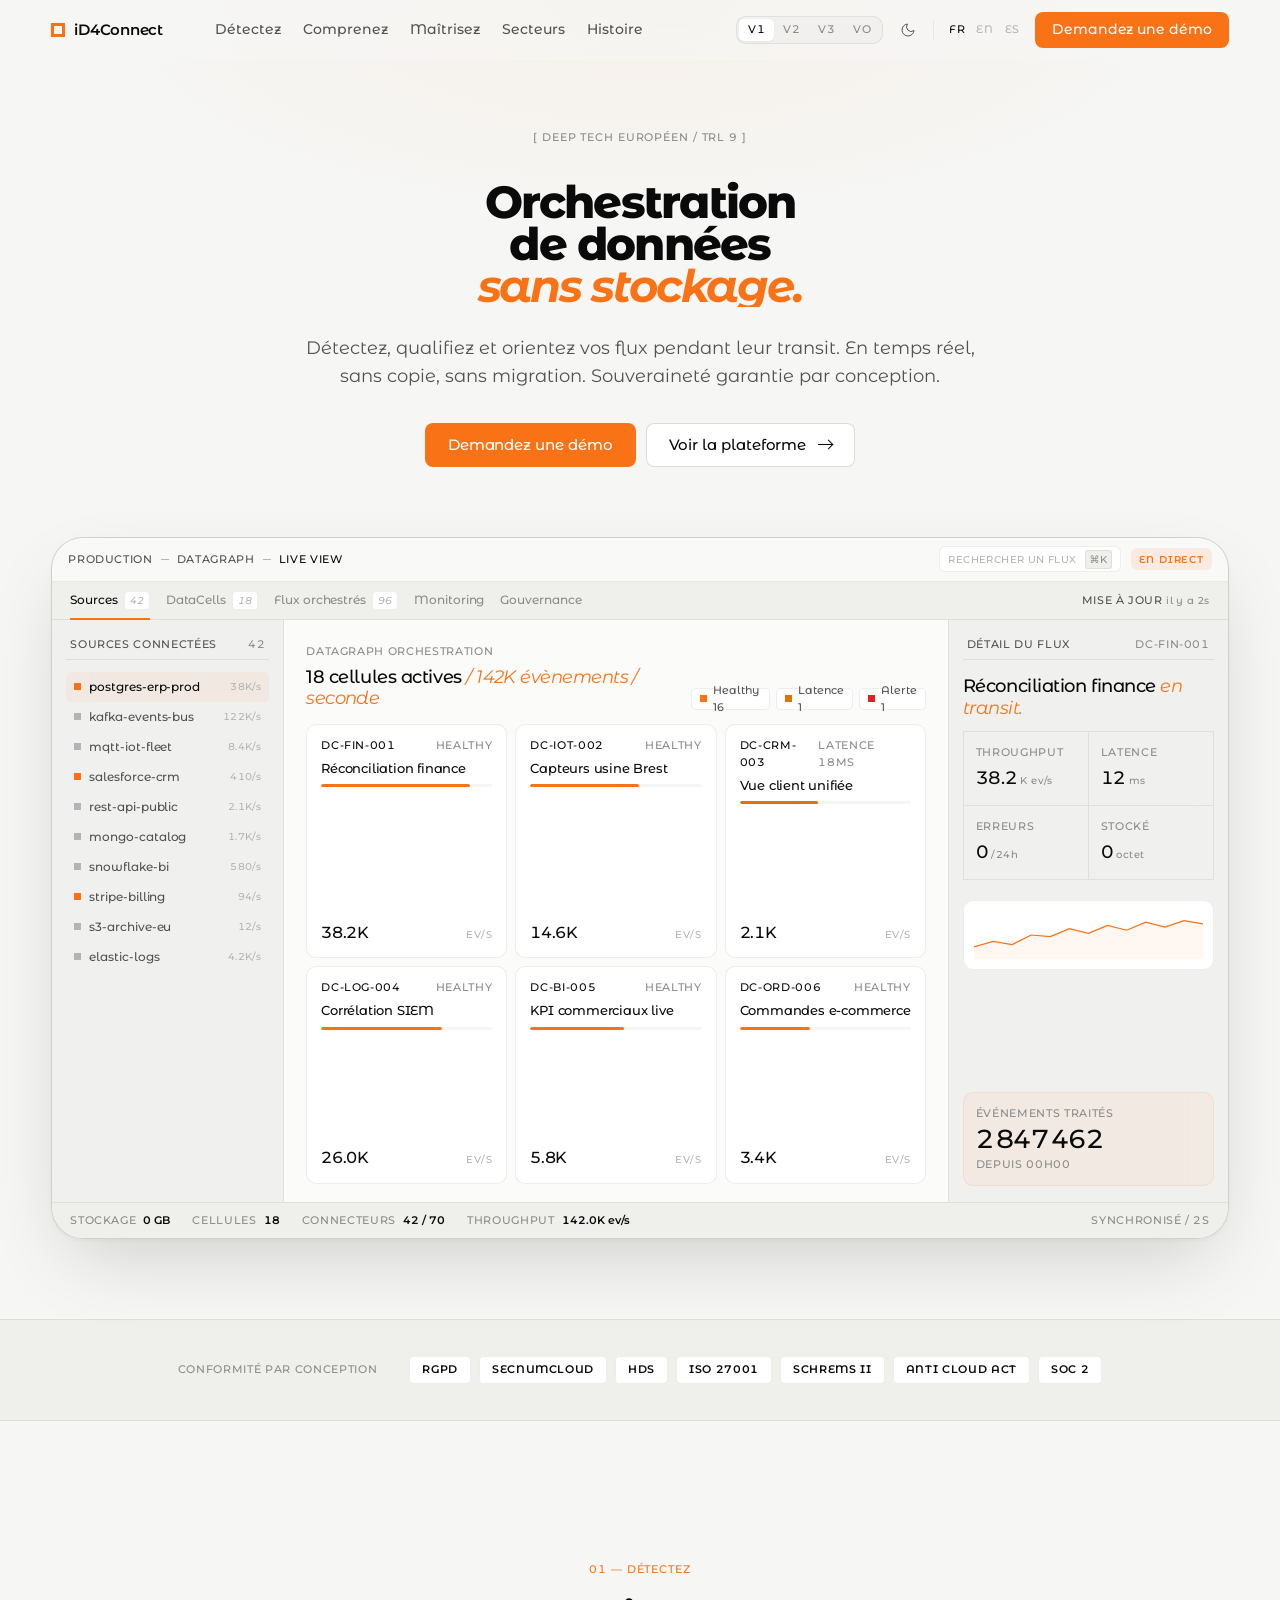
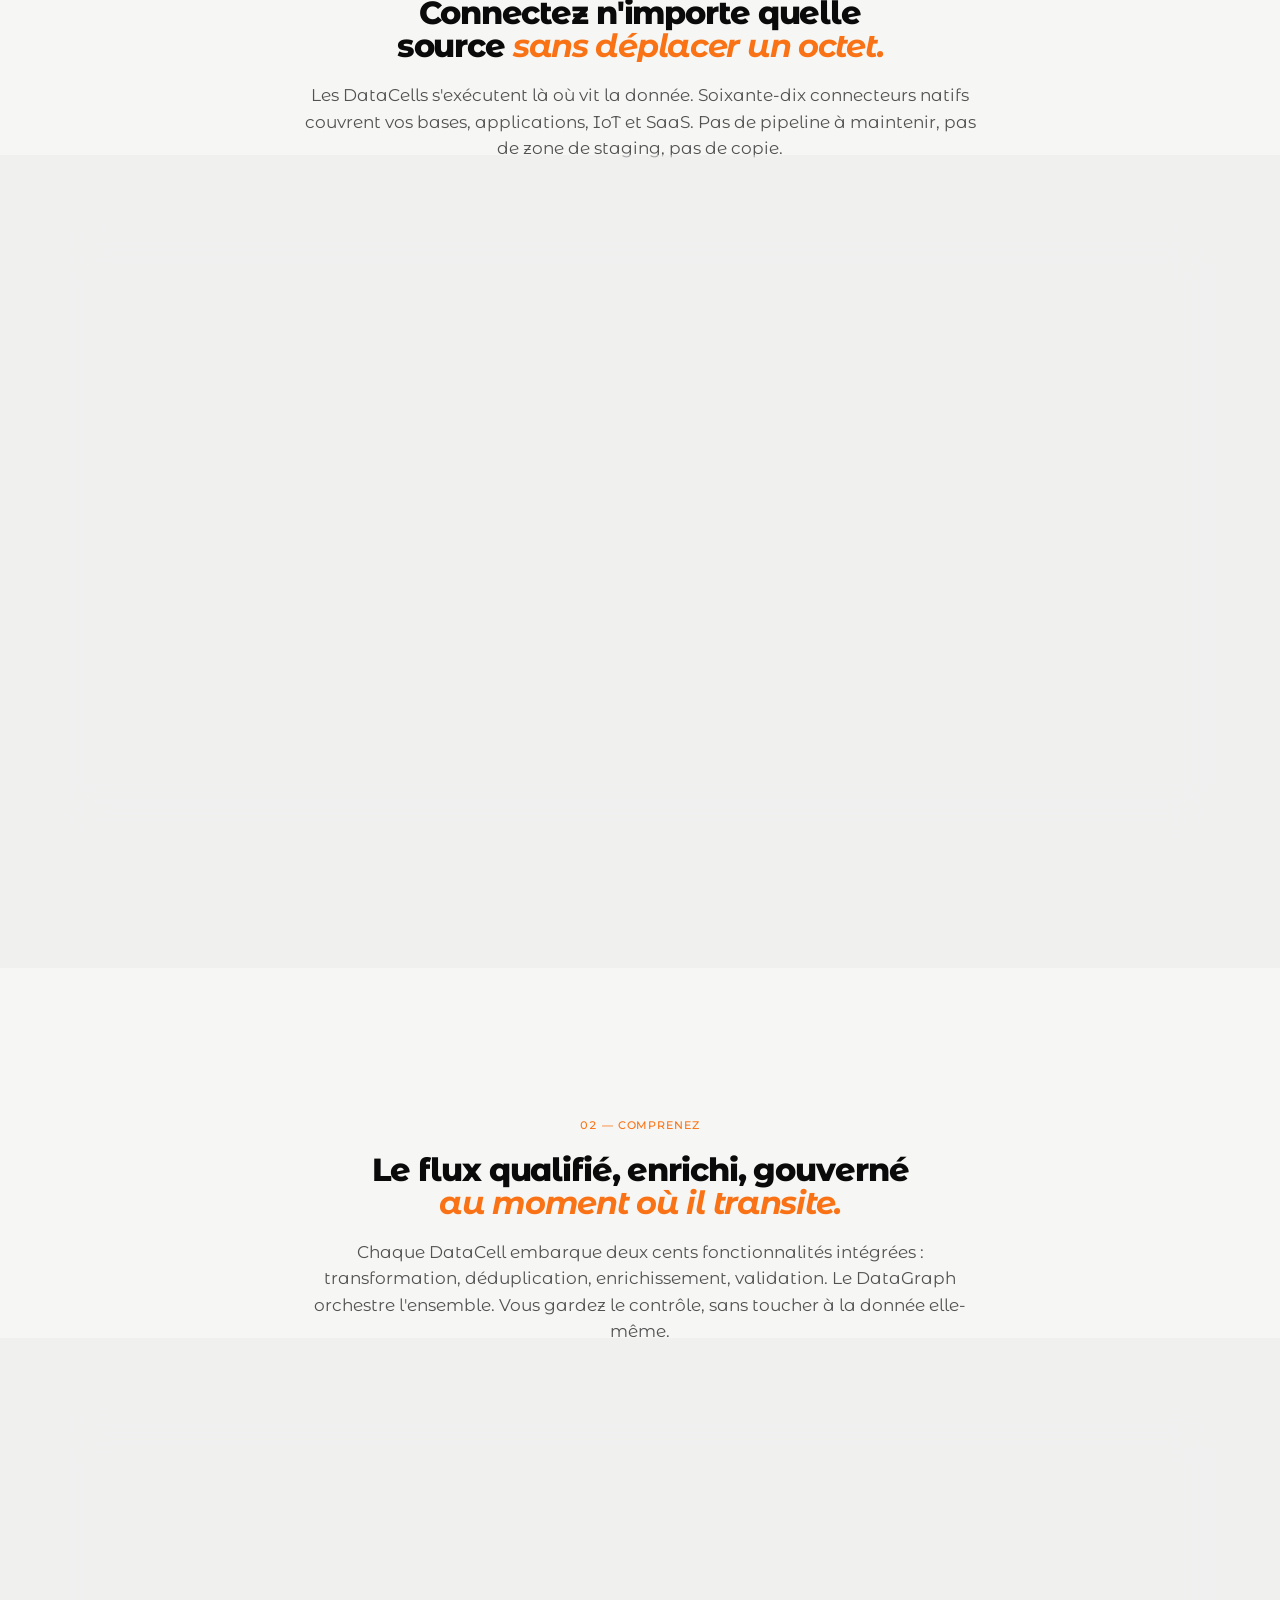
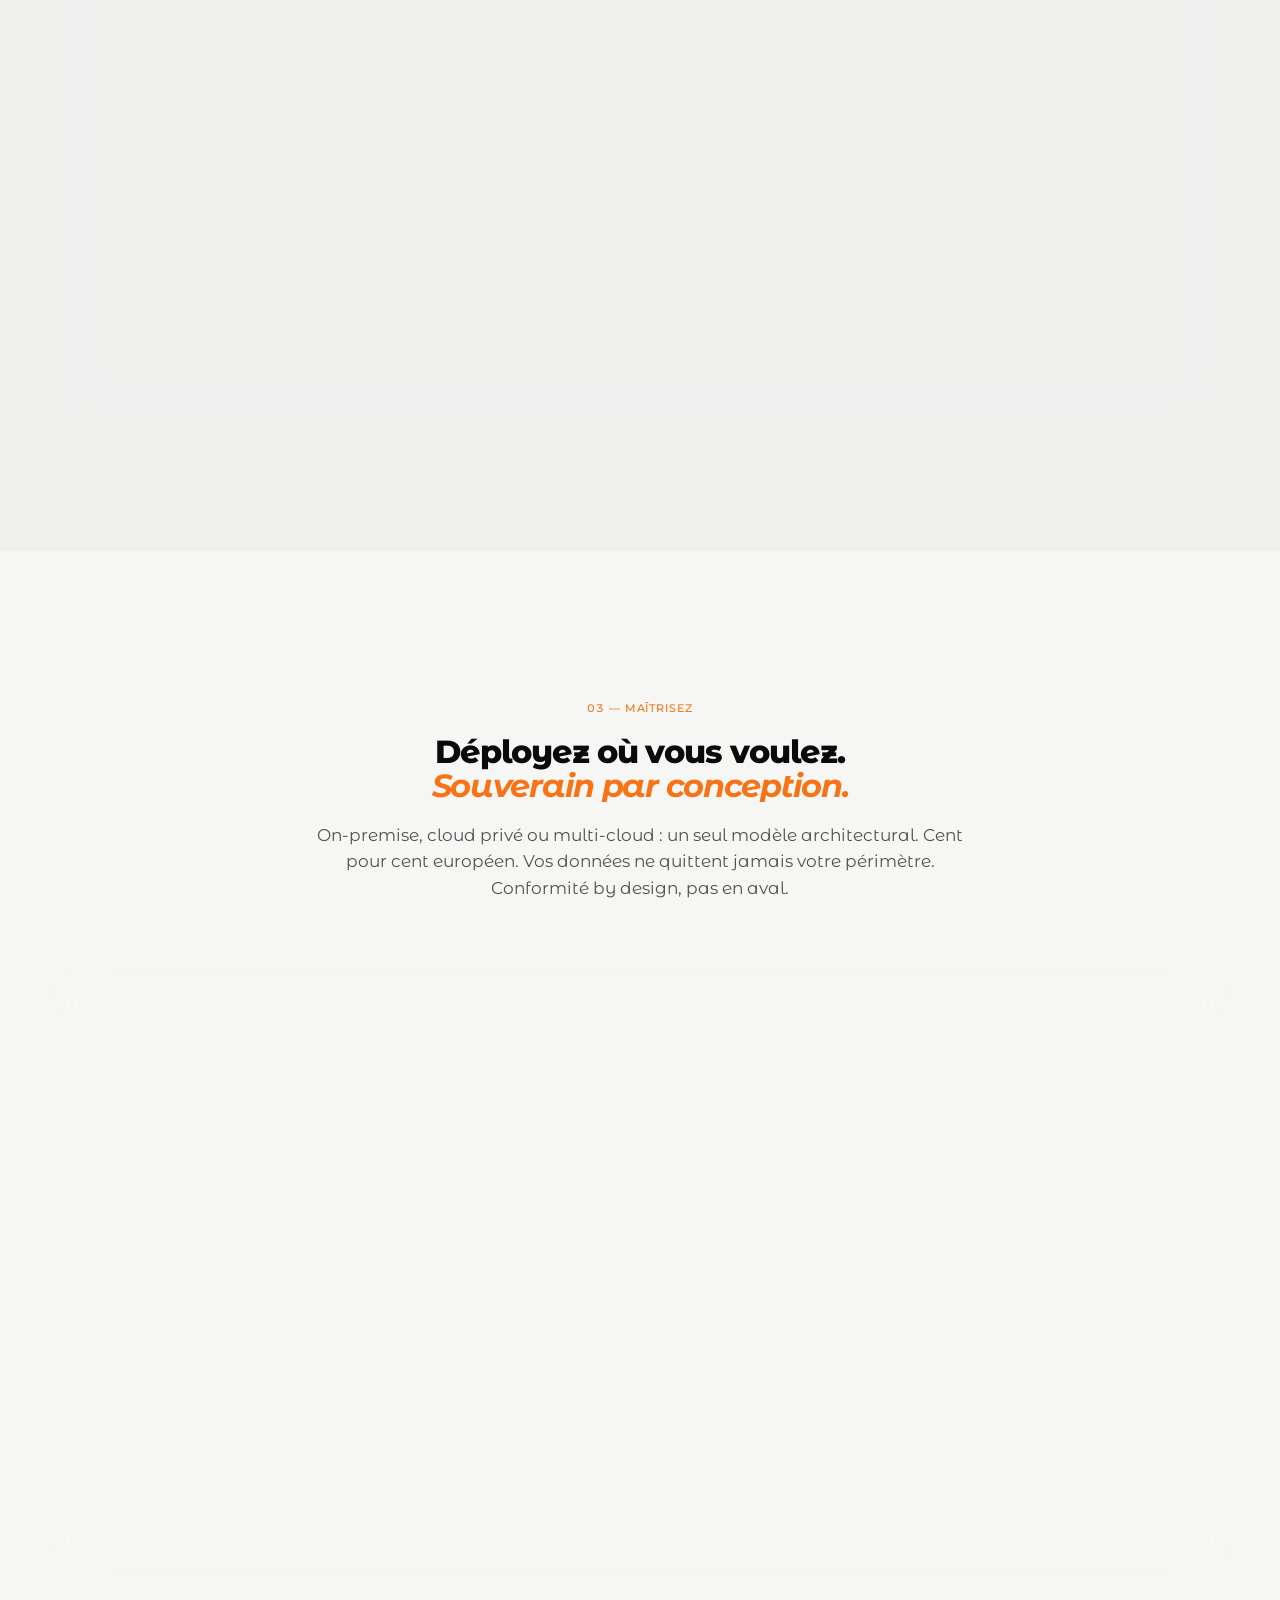
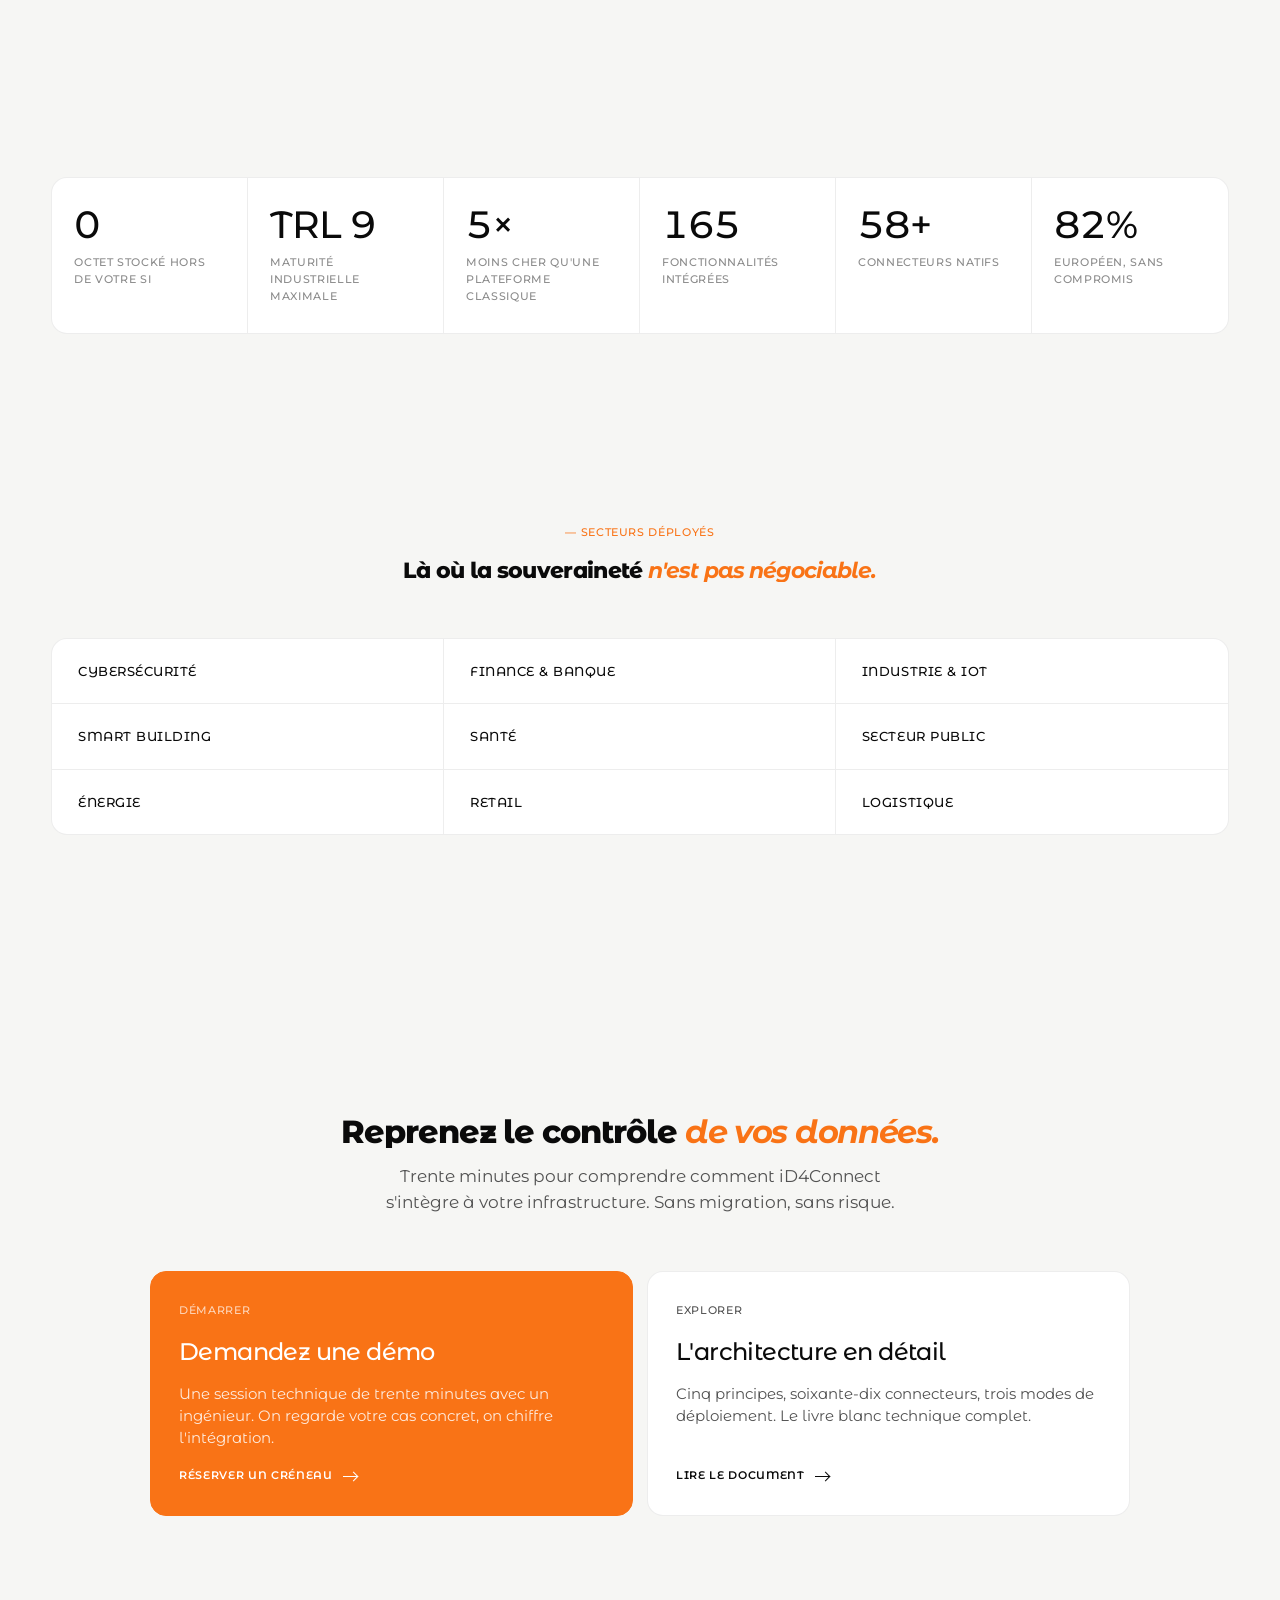
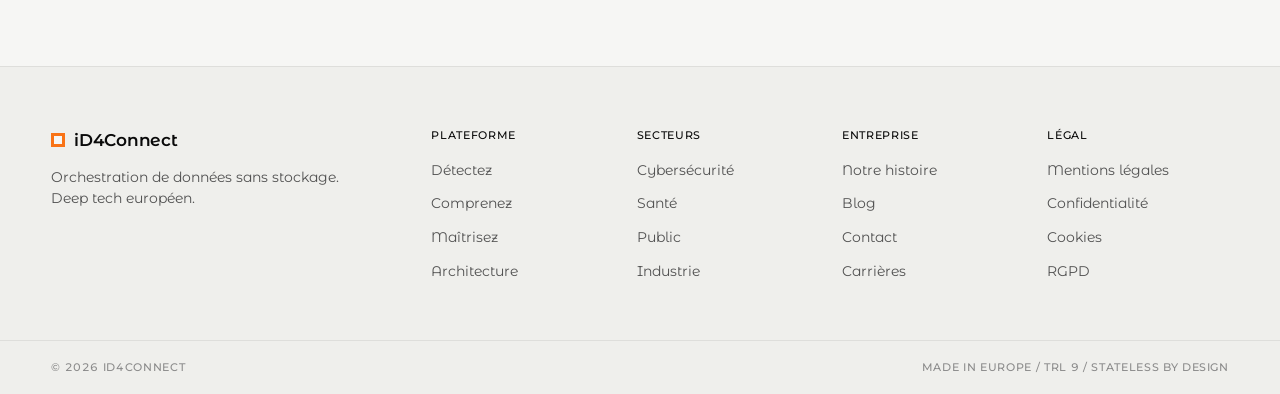
<file: index.html>
<!DOCTYPE html>
<html lang="fr" data-theme="light">
<head>
<meta charset="UTF-8">
<meta name="viewport" content="width=device-width, initial-scale=1.0">
<title>iD4Connect — Orchestration de données sans stockage</title>
<meta name="description" content="iD4Connect oriente vos données pendant leur transit. En temps réel, sans copie, sans migration. Souveraineté garantie. Deep tech européen.">
<meta name="theme-color" content="#F6F6F4" media="(prefers-color-scheme: light)">
<meta name="theme-color" content="#0F0F10" media="(prefers-color-scheme: dark)">
<link rel="preconnect" href="https://fonts.googleapis.com">
<link rel="preconnect" href="https://fonts.gstatic.com" crossorigin>
<link href="https://fonts.googleapis.com/css2?family=Montserrat:ital,wght@0,200..900;1,200..900&display=swap" rel="stylesheet">
<link rel="stylesheet" href="css/style.css">
<script>
  (function(){
    try {
      const stored = localStorage.getItem('id4-theme');
      const theme = stored || (window.matchMedia('(prefers-color-scheme: dark)').matches ? 'dark' : 'light');
      document.documentElement.setAttribute('data-theme', theme);
    } catch(e) {}
  })();
</script>
</head>
<body>

<header class="hd" id="hd">
  <div class="hd__inner">
    <a class="hd__brand" href="/">
      <span class="mark"></span>
      <span>iD4Connect</span>
    </a>
    <nav class="hd__nav">
      <a href="#detect">Détectez</a>
      <a href="#understand">Comprenez</a>
      <a href="#master">Maîtrisez</a>
      <a href="#sectors">Secteurs</a>
      <a href="#story">Histoire</a>
    </nav>
    <div class="hd__tools">
      <div class="ver">
        <a class="ver__opt is-active" href="index.html">V1</a>
        <a class="ver__opt" href="v2.html">V2</a>
        <a class="ver__opt" href="v3.html">V3</a>
        <a class="ver__opt" href="vo.html">VO</a>
      </div>
      <button class="hd__theme" id="themeBtn" aria-label="Thème">
        <svg class="ic ic--sun" viewBox="0 0 24 24" fill="none" stroke="currentColor" stroke-width="1.5"><circle cx="12" cy="12" r="4"/><path d="M12 3v2M12 19v2M5.6 5.6l1.4 1.4M17 17l1.4 1.4M3 12h2M19 12h2M5.6 18.4 7 17M17 7l1.4-1.4"/></svg>
        <svg class="ic ic--moon" viewBox="0 0 24 24" fill="none" stroke="currentColor" stroke-width="1.5"><path d="M21 12.8A9 9 0 1 1 11.2 3a7 7 0 0 0 9.8 9.8Z"/></svg>
      </button>
      <div class="lang">
        <button class="is-active">FR</button>
        <button>EN</button>
        <button>ES</button>
      </div>
      <a href="#demo" class="btn btn--accent hd__cta">Demandez une démo</a>
    </div>
  </div>
</header>


<main>


<!-- ========== HERO ========== -->
<section class="hero">
  <div class="wrap">

    <div class="hero__intro">
      <span class="caps">[ Deep tech européen / TRL 9 ]</span>
    </div>

    <div class="hero__center">
      <h1 class="hero__title reveal">
        Orchestration de données <em>sans stockage.</em>
      </h1>
      <p class="hero__sub reveal">
        Détectez, qualifiez et orientez vos flux pendant leur transit. En temps réel, sans copie, sans migration. Souveraineté garantie par conception.
      </p>
      <div class="hero__actions reveal">
        <a href="#demo" class="btn btn--accent btn--lg">Demandez une démo</a>
        <a href="#detect" class="btn btn--ghost btn--lg">Voir la plateforme<span class="arr"></span></a>
      </div>
    </div>

    <!-- ===== HERO MOCKUP : DataGraph Live ===== -->
    <figure class="mock mock--hero reveal" aria-hidden="true">
      <div class="mock__chrome">
        <div class="mock__crumbs">
          <span class="caps">Production</span>
          <span class="mock__sep"></span>
          <span class="caps">DataGraph</span>
          <span class="mock__sep"></span>
          <span class="caps text-ink">Live view</span>
        </div>
        <div class="mock__chrome-r">
          <span class="mock__search"><span class="caps">Rechercher un flux</span><span class="mock__kbd">⌘K</span></span>
          <span class="mock__live">EN DIRECT</span>
        </div>
      </div>

      <nav class="mock__tabs">
        <span class="mock__tab is-active">Sources <em class="num">42</em></span>
        <span class="mock__tab">DataCells <em class="num">18</em></span>
        <span class="mock__tab">Flux orchestrés <em class="num">96</em></span>
        <span class="mock__tab">Monitoring</span>
        <span class="mock__tab">Gouvernance</span>
        <span class="mock__tab-r"><span class="caps">Mise à jour</span> il y a 2s</span>
      </nav>

      <div class="mock__body">

        <aside class="mock__side">
          <div class="mock__side-head">
            <span class="caps">Sources connectées</span>
            <span class="caps mute">42</span>
          </div>
          <ul class="mock__list">
            <li class="is-active"><span class="sq sq--orange"></span>postgres-erp-prod<span class="mute">38K/s</span></li>
            <li><span class="sq"></span>kafka-events-bus<span class="mute">122K/s</span></li>
            <li><span class="sq"></span>mqtt-iot-fleet<span class="mute">8.4K/s</span></li>
            <li><span class="sq sq--orange"></span>salesforce-crm<span class="mute">410/s</span></li>
            <li><span class="sq"></span>rest-api-public<span class="mute">2.1K/s</span></li>
            <li><span class="sq"></span>mongo-catalog<span class="mute">1.7K/s</span></li>
            <li><span class="sq"></span>snowflake-bi<span class="mute">580/s</span></li>
            <li><span class="sq sq--orange"></span>stripe-billing<span class="mute">94/s</span></li>
            <li><span class="sq"></span>s3-archive-eu<span class="mute">12/s</span></li>
            <li><span class="sq"></span>elastic-logs<span class="mute">4.2K/s</span></li>
          </ul>
        </aside>

        <div class="mock__main">
          <div class="mock__main-head">
            <div>
              <span class="caps mute">DataGraph orchestration</span>
              <h3 class="mock__h">18 cellules actives <em>/ 142K évènements / seconde</em></h3>
            </div>
            <div class="mock__chips">
              <span class="chip"><span class="sq sq--orange"></span>Healthy 16</span>
              <span class="chip"><span class="sq sq--amber"></span>Latence 1</span>
              <span class="chip"><span class="sq sq--red"></span>Alerte 1</span>
            </div>
          </div>

          <div class="mock__cells">
            <article class="cellc">
              <header><span class="caps">DC-fin-001</span><span class="caps mute">Healthy</span></header>
              <h4>Réconciliation finance</h4>
              <div class="cellc__bar"><span style="width:84%"></span></div>
              <footer><span class="num">38.2K</span><span class="mute caps">ev/s</span></footer>
            </article>
            <article class="cellc">
              <header><span class="caps">DC-iot-002</span><span class="caps mute">Healthy</span></header>
              <h4>Capteurs usine Brest</h4>
              <div class="cellc__bar"><span style="width:64%"></span></div>
              <footer><span class="num">14.6K</span><span class="mute caps">ev/s</span></footer>
            </article>
            <article class="cellc cellc--alt">
              <header><span class="caps">DC-crm-003</span><span class="caps mute">Latence 18ms</span></header>
              <h4>Vue client unifiée</h4>
              <div class="cellc__bar cellc__bar--alt"><span style="width:48%"></span></div>
              <footer><span class="num">2.1K</span><span class="mute caps">ev/s</span></footer>
            </article>
            <article class="cellc">
              <header><span class="caps">DC-log-004</span><span class="caps mute">Healthy</span></header>
              <h4>Corrélation SIEM</h4>
              <div class="cellc__bar"><span style="width:72%"></span></div>
              <footer><span class="num">26.0K</span><span class="mute caps">ev/s</span></footer>
            </article>
            <article class="cellc">
              <header><span class="caps">DC-bi-005</span><span class="caps mute">Healthy</span></header>
              <h4>KPI commerciaux live</h4>
              <div class="cellc__bar"><span style="width:55%"></span></div>
              <footer><span class="num">5.8K</span><span class="mute caps">ev/s</span></footer>
            </article>
            <article class="cellc">
              <header><span class="caps">DC-ord-006</span><span class="caps mute">Healthy</span></header>
              <h4>Commandes e-commerce</h4>
              <div class="cellc__bar"><span style="width:39%"></span></div>
              <footer><span class="num">3.4K</span><span class="mute caps">ev/s</span></footer>
            </article>
          </div>
        </div>

        <aside class="mock__inspector">
          <div class="mock__side-head">
            <span class="caps">Détail du flux</span>
            <span class="caps mute">DC-fin-001</span>
          </div>
          <h3 class="mock__h">Réconciliation finance <em>en transit.</em></h3>
          <ul class="mock__stats">
            <li><span class="caps mute">Throughput</span><span class="num">38.2<span class="mute">K ev/s</span></span></li>
            <li><span class="caps mute">Latence</span><span class="num">12<span class="mute">ms</span></span></li>
            <li><span class="caps mute">Erreurs</span><span class="num">0<span class="mute">/24h</span></span></li>
            <li><span class="caps mute">Stocké</span><span class="num">0<span class="mute">octet</span></span></li>
          </ul>
          <div class="mock__chart" aria-hidden="true">
            <svg viewBox="0 0 240 60" preserveAspectRatio="none">
              <path d="M0 45 L20 38 L40 42 L60 30 L80 32 L100 22 L120 28 L140 18 L160 24 L180 14 L200 20 L220 12 L240 16" fill="none" stroke="var(--accent)" stroke-width="1.5" />
              <path d="M0 45 L20 38 L40 42 L60 30 L80 32 L100 22 L120 28 L140 18 L160 24 L180 14 L200 20 L220 12 L240 16 L240 60 L0 60 Z" fill="var(--accent-bg-soft)" />
            </svg>
          </div>
          <div class="mock__events">
            <span class="caps mute">Événements traités</span>
            <span class="big">2 847 391</span>
            <span class="caps mute">depuis 00h00</span>
          </div>
        </aside>
      </div>

      <footer class="mock__foot">
        <span><span class="caps mute">Stockage</span> <strong>0 GB</strong></span>
        <span><span class="caps mute">Cellules</span> <strong>18</strong></span>
        <span><span class="caps mute">Connecteurs</span> <strong>42 / 70</strong></span>
        <span><span class="caps mute">Throughput</span> <strong>142.0K ev/s</strong></span>
        <span class="mute caps">Synchronisé / 2s</span>
      </footer>
    </figure>

  </div>
</section>


<!-- ========== TRUST STRIP : COMPLIANCE ========== -->
<section class="trust">
  <div class="wrap trust__inner">
    <span class="caps mute">Conformité par conception</span>
    <ul class="trust__list">
      <li>RGPD</li>
      <li>SecNumCloud</li>
      <li>HDS</li>
      <li>ISO 27001</li>
      <li>Schrems II</li>
      <li>Anti CLOUD Act</li>
      <li>SOC 2</li>
    </ul>
  </div>
</section>


<!-- ========== SECTION 1 : DÉTECTEZ ========== -->
<section class="feature" id="detect">
  <div class="wrap">
    <header class="feature__head">
      <span class="caps">01 — Détectez</span>
      <h2 class="feature__title">
        Connectez n'importe quelle source <em>sans déplacer un octet.</em>
      </h2>
      <p class="feature__sub">
        Les DataCells s'exécutent là où vit la donnée. Soixante-dix connecteurs natifs couvrent vos bases, applications, IoT et SaaS. Pas de pipeline à maintenir, pas de zone de staging, pas de copie.
      </p>
    </header>

    <!-- ===== Mockup : Connecteurs ===== -->
    <figure class="mock mock--feature reveal" aria-hidden="true">
      <div class="mock__chrome">
        <div class="mock__crumbs">
          <span class="caps">Sources</span>
          <span class="mock__sep"></span>
          <span class="caps text-ink">Bibliothèque de connecteurs</span>
        </div>
        <div class="mock__chrome-r">
          <span class="caps mute">70 connecteurs / 4 catégories</span>
        </div>
      </div>

      <div class="conn">

        <aside class="conn__side">
          <span class="caps mute">Catégories</span>
          <ul class="conn__cats">
            <li class="is-active">Bases de données <span class="num">22</span></li>
            <li>IoT &amp; Streaming <span class="num">15</span></li>
            <li>API &amp; Web <span class="num">18</span></li>
            <li>Applications SaaS <span class="num">15</span></li>
          </ul>
          <span class="caps mute" style="margin-top:18px">État</span>
          <ul class="conn__cats">
            <li><span class="sq sq--orange"></span>Connectés <span class="num">42</span></li>
            <li><span class="sq sq--amber"></span>En attente <span class="num">3</span></li>
            <li><span class="sq sq--red"></span>Erreur <span class="num">1</span></li>
          </ul>
        </aside>

        <div class="conn__main">
          <div class="conn__bar">
            <span class="caps mute">Bases de données</span>
            <span class="caps mute">22 connecteurs / 14 actifs</span>
          </div>
          <div class="conn__grid">
            <article class="cn is-on"><div class="cn__name">PostgreSQL</div><div class="cn__sub mute caps">SQL / 4 instances</div><div class="cn__bar"><span style="width:78%"></span></div></article>
            <article class="cn is-on"><div class="cn__name">MySQL</div><div class="cn__sub mute caps">SQL / 2 instances</div><div class="cn__bar"><span style="width:54%"></span></div></article>
            <article class="cn is-on"><div class="cn__name">Oracle</div><div class="cn__sub mute caps">SQL / 1 instance</div><div class="cn__bar"><span style="width:34%"></span></div></article>
            <article class="cn is-on"><div class="cn__name">SQL Server</div><div class="cn__sub mute caps">SQL / 3 instances</div><div class="cn__bar"><span style="width:62%"></span></div></article>
            <article class="cn is-on"><div class="cn__name">MongoDB</div><div class="cn__sub mute caps">NoSQL / 2 instances</div><div class="cn__bar"><span style="width:48%"></span></div></article>
            <article class="cn is-on"><div class="cn__name">Cassandra</div><div class="cn__sub mute caps">NoSQL / 1 cluster</div><div class="cn__bar"><span style="width:71%"></span></div></article>
            <article class="cn is-on"><div class="cn__name">Snowflake</div><div class="cn__sub mute caps">Warehouse / 1</div><div class="cn__bar"><span style="width:22%"></span></div></article>
            <article class="cn"><div class="cn__name">Redshift</div><div class="cn__sub mute caps">Warehouse / 0</div></article>
            <article class="cn"><div class="cn__name">BigQuery</div><div class="cn__sub mute caps">Warehouse / 0</div></article>
            <article class="cn"><div class="cn__name">Redis</div><div class="cn__sub mute caps">Cache / 0</div></article>
            <article class="cn"><div class="cn__name">Elasticsearch</div><div class="cn__sub mute caps">Search / 0</div></article>
            <article class="cn cn--add"><div class="cn__name">+ Ajouter</div><div class="cn__sub mute caps">11 disponibles</div></article>
          </div>
        </div>
      </div>
    </figure>
  </div>
</section>


<!-- ========== SECTION 2 : COMPRENEZ ========== -->
<section class="feature" id="understand">
  <div class="wrap">
    <header class="feature__head">
      <span class="caps">02 — Comprenez</span>
      <h2 class="feature__title">
        Le flux qualifié, enrichi, gouverné <em>au moment où il transite.</em>
      </h2>
      <p class="feature__sub">
        Chaque DataCell embarque deux cents fonctionnalités intégrées : transformation, déduplication, enrichissement, validation. Le DataGraph orchestre l'ensemble. Vous gardez le contrôle, sans toucher à la donnée elle-même.
      </p>
    </header>

    <!-- ===== Mockup : Cellule en cours ===== -->
    <figure class="mock mock--feature reveal" aria-hidden="true">
      <div class="mock__chrome">
        <div class="mock__crumbs">
          <span class="caps">DataCells</span>
          <span class="mock__sep"></span>
          <span class="caps">DC-fin-001</span>
          <span class="mock__sep"></span>
          <span class="caps text-ink">Configuration en transit</span>
        </div>
        <div class="mock__chrome-r">
          <span class="mock__live">EN DIRECT</span>
        </div>
      </div>

      <div class="dccfg">
        <aside class="dccfg__pipeline">
          <span class="caps mute">Pipeline en transit</span>
          <ul class="pipe">
            <li><span class="pipe__sq"></span><div><strong>Source</strong><span class="mute caps">postgres-erp-prod</span></div></li>
            <li><span class="pipe__sq pipe__sq--on"></span><div><strong>Validation schéma</strong><span class="mute caps">12 règles actives</span></div></li>
            <li><span class="pipe__sq pipe__sq--on"></span><div><strong>Déduplication</strong><span class="mute caps">clé : transaction_id</span></div></li>
            <li><span class="pipe__sq pipe__sq--on"></span><div><strong>Enrichissement</strong><span class="mute caps">+ 8 champs métier</span></div></li>
            <li><span class="pipe__sq pipe__sq--on"></span><div><strong>Conformité RGPD</strong><span class="mute caps">PII pseudonymisée</span></div></li>
            <li><span class="pipe__sq pipe__sq--on"></span><div><strong>Routage</strong><span class="mute caps">3 destinations</span></div></li>
            <li><span class="pipe__sq"></span><div><strong>Sortie</strong><span class="mute caps">KPI / BI / alerting</span></div></li>
          </ul>
        </aside>

        <div class="dccfg__center">
          <div class="dccfg__hero">
            <span class="caps mute">DataCell active</span>
            <div class="dccfg__num"><em>200</em></div>
            <span class="caps">fonctionnalités / 12 utilisées</span>
            <div class="dccfg__meter">
              <div class="dccfg__meter-row"><span class="caps mute">Transformation</span><span class="meter"><span style="width:62%"></span></span></div>
              <div class="dccfg__meter-row"><span class="caps mute">Validation</span><span class="meter"><span style="width:88%"></span></span></div>
              <div class="dccfg__meter-row"><span class="caps mute">Enrichissement</span><span class="meter"><span style="width:46%"></span></span></div>
              <div class="dccfg__meter-row"><span class="caps mute">Gouvernance</span><span class="meter"><span style="width:74%"></span></span></div>
            </div>
          </div>
        </div>

        <aside class="dccfg__rules">
          <span class="caps mute">Règles métier appliquées</span>
          <ul class="rules">
            <li><div><strong>Filtrage géographique</strong><span class="mute caps">UE uniquement</span></div><span class="caps">ON</span></li>
            <li><div><strong>Anonymisation IBAN</strong><span class="mute caps">format conservé</span></div><span class="caps">ON</span></li>
            <li><div><strong>Validation montant</strong><span class="mute caps">0 &lt; x &lt; 10M €</span></div><span class="caps">ON</span></li>
            <li><div><strong>Détection doublon</strong><span class="mute caps">fenêtre 24h</span></div><span class="caps">ON</span></li>
            <li><div><strong>Enrichissement BU</strong><span class="mute caps">5 référentiels</span></div><span class="caps">ON</span></li>
            <li><div><strong>Audit trail</strong><span class="mute caps">conservation 7 ans</span></div><span class="caps">ON</span></li>
          </ul>
        </aside>
      </div>
    </figure>
  </div>
</section>


<!-- ========== SECTION 3 : MAÎTRISEZ ========== -->
<section class="feature" id="master">
  <div class="wrap">
    <header class="feature__head">
      <span class="caps">03 — Maîtrisez</span>
      <h2 class="feature__title">
        Déployez où vous voulez. <em>Souverain par conception.</em>
      </h2>
      <p class="feature__sub">
        On-premise, cloud privé ou multi-cloud : un seul modèle architectural. Cent pour cent européen. Vos données ne quittent jamais votre périmètre. Conformité by design, pas en aval.
      </p>
    </header>

    <!-- ===== Mockup : Modes de déploiement ===== -->
    <figure class="mock mock--feature reveal" aria-hidden="true">
      <div class="mock__chrome">
        <div class="mock__crumbs">
          <span class="caps">Architecture</span>
          <span class="mock__sep"></span>
          <span class="caps text-ink">Modes de déploiement</span>
        </div>
        <div class="mock__chrome-r">
          <span class="caps mute">Multi-tenant / isolation totale</span>
        </div>
      </div>

      <div class="dep">

        <article class="dep__mode">
          <header>
            <span class="caps mute">Mode 01</span>
            <h3>On-Premise</h3>
            <p>Tout chez vous, dans vos murs.</p>
          </header>
          <div class="dep__schema">
            <span class="schema-row"><span class="caps">Votre datacenter</span><span class="sq sq--orange"></span></span>
            <span class="schema-row"><span class="caps mute">┃ DataCells locaux</span></span>
            <span class="schema-row"><span class="caps mute">┃ DataGraph local</span></span>
            <span class="schema-row"><span class="caps mute">┃ Aucune sortie</span></span>
          </div>
          <ul class="dep__feat">
            <li>Zéro connexion externe</li>
            <li>Air-gap possible</li>
            <li>Conformité défense / santé</li>
          </ul>
        </article>

        <article class="dep__mode dep__mode--alt">
          <header>
            <span class="caps mute">Mode 02</span>
            <h3>Cloud privé</h3>
            <p>Votre tenant, votre cloud.</p>
          </header>
          <div class="dep__schema">
            <span class="schema-row"><span class="caps">Votre tenant cloud</span><span class="sq sq--orange"></span></span>
            <span class="schema-row"><span class="caps mute">┃ DataCells managés</span></span>
            <span class="schema-row"><span class="caps mute">┃ Scaling instantané</span></span>
            <span class="schema-row"><span class="caps mute">┃ Données dans votre VPC</span></span>
          </div>
          <ul class="dep__feat">
            <li>OVH / Scaleway / Outscale</li>
            <li>Azure / AWS / GCP</li>
            <li>Compatible souveraineté</li>
          </ul>
        </article>

        <article class="dep__mode">
          <header>
            <span class="caps mute">Mode 03</span>
            <h3>Multi-cloud</h3>
            <p>Hybride, sans frontière.</p>
          </header>
          <div class="dep__schema">
            <span class="schema-row"><span class="caps">Sensible / local</span><span class="sq sq--orange"></span></span>
            <span class="schema-row"><span class="caps">Léger / cloud</span><span class="sq sq--orange"></span></span>
            <span class="schema-row"><span class="caps mute">┃ DataGraph fédéré</span></span>
            <span class="schema-row"><span class="caps mute">┃ Migration progressive</span></span>
          </div>
          <ul class="dep__feat">
            <li>Données locales chez vous</li>
            <li>Flux légers en cloud</li>
            <li>Bascule sans interruption</li>
          </ul>
        </article>
      </div>

      <footer class="dep__foot">
        <span class="caps mute">Conformité par conception</span>
        <ul class="dep__badges">
          <li>RGPD</li>
          <li>Schrems II</li>
          <li>Anti CLOUD Act</li>
          <li>HDS</li>
          <li>SecNumCloud</li>
          <li>ISO 27001</li>
        </ul>
      </footer>
    </figure>
  </div>
</section>


<!-- ========== STATS ========== -->
<section class="metrics">
  <div class="wrap">
    <div class="mt__row">
      <div class="mt"><span class="mt__num"><span class="ct" data-target="0">0</span></span><span class="caps mute">octet stocké hors de votre SI</span></div>
      <div class="mt"><span class="mt__num">TRL <span class="ct" data-target="9">9</span></span><span class="caps mute">maturité industrielle maximale</span></div>
      <div class="mt"><span class="mt__num"><span class="ct" data-target="5">5</span>×</span><span class="caps mute">moins cher qu'une plateforme classique</span></div>
      <div class="mt"><span class="mt__num"><span class="ct" data-target="200">200</span></span><span class="caps mute">fonctionnalités intégrées</span></div>
      <div class="mt"><span class="mt__num"><span class="ct" data-target="70">70</span>+</span><span class="caps mute">connecteurs natifs</span></div>
      <div class="mt"><span class="mt__num"><span class="ct" data-target="100">100</span>%</span><span class="caps mute">européen, sans compromis</span></div>
    </div>
  </div>
</section>


<!-- ========== SECTORS ========== -->
<section class="sectors" id="sectors">
  <div class="wrap">
    <header class="sc__head">
      <span class="caps">— Secteurs déployés</span>
      <h2 class="sc__title">
        Là où la souveraineté <em>n'est pas négociable.</em>
      </h2>
    </header>
    <ul class="sc__list">
      <li>Cybersécurité</li>
      <li>Finance &amp; Banque</li>
      <li>Industrie &amp; IoT</li>
      <li>Smart Building</li>
      <li>Santé</li>
      <li>Secteur Public</li>
      <li>Énergie</li>
      <li>Retail</li>
      <li>Logistique</li>
    </ul>
  </div>
</section>


<!-- ========== FINAL CTA ========== -->
<section class="final-cta" id="demo">
  <div class="wrap">
    <header class="fc__head">
      <h2 class="fc__title">
        Reprenez le contrôle <em>de vos données.</em>
      </h2>
      <p class="fc__sub">
        Trente minutes pour comprendre comment iD4Connect s'intègre à votre infrastructure. Sans migration, sans risque.
      </p>
    </header>
    <div class="fc__cards">
      <a href="#" class="fc__card fc__card--primary">
        <span class="caps fc__tag">Démarrer</span>
        <h3>Demandez une démo</h3>
        <p>Une session technique de trente minutes avec un ingénieur. On regarde votre cas concret, on chiffre l'intégration.</p>
        <span class="fc__action">Réserver un créneau<span class="arr"></span></span>
      </a>
      <a href="#" class="fc__card">
        <span class="caps fc__tag">Explorer</span>
        <h3>L'architecture en détail</h3>
        <p>Cinq principes, soixante-dix connecteurs, trois modes de déploiement. Le livre blanc technique complet.</p>
        <span class="fc__action">Lire le document<span class="arr"></span></span>
      </a>
    </div>
  </div>
</section>

</main>


<footer class="ft">
  <div class="wrap ft__inner">
    <div class="ft__brand">
      <div class="hd__brand"><span class="mark"></span><span>iD4Connect</span></div>
      <p>Orchestration de données sans stockage.<br>Deep tech européen.</p>
    </div>
    <div class="ft__cols">
      <div class="ft__col"><span class="caps">Plateforme</span><ul><li><a href="#detect">Détectez</a></li><li><a href="#understand">Comprenez</a></li><li><a href="#master">Maîtrisez</a></li><li><a href="#">Architecture</a></li></ul></div>
      <div class="ft__col"><span class="caps">Secteurs</span><ul><li><a href="#">Cybersécurité</a></li><li><a href="#">Santé</a></li><li><a href="#">Public</a></li><li><a href="#">Industrie</a></li></ul></div>
      <div class="ft__col"><span class="caps">Entreprise</span><ul><li><a href="#">Notre histoire</a></li><li><a href="#">Blog</a></li><li><a href="#">Contact</a></li><li><a href="#">Carrières</a></li></ul></div>
      <div class="ft__col"><span class="caps">Légal</span><ul><li><a href="#">Mentions légales</a></li><li><a href="#">Confidentialité</a></li><li><a href="#">Cookies</a></li><li><a href="#">RGPD</a></li></ul></div>
    </div>
  </div>
  <div class="ft__bottom">
    <div class="wrap ft__bottom-inner">
      <span class="caps mute">© 2026 iD4Connect</span>
      <span class="caps mute">Made in Europe / TRL 9 / Stateless by design</span>
    </div>
  </div>
</footer>

<script src="js/main.js"></script>
</body>
</html>
</file>
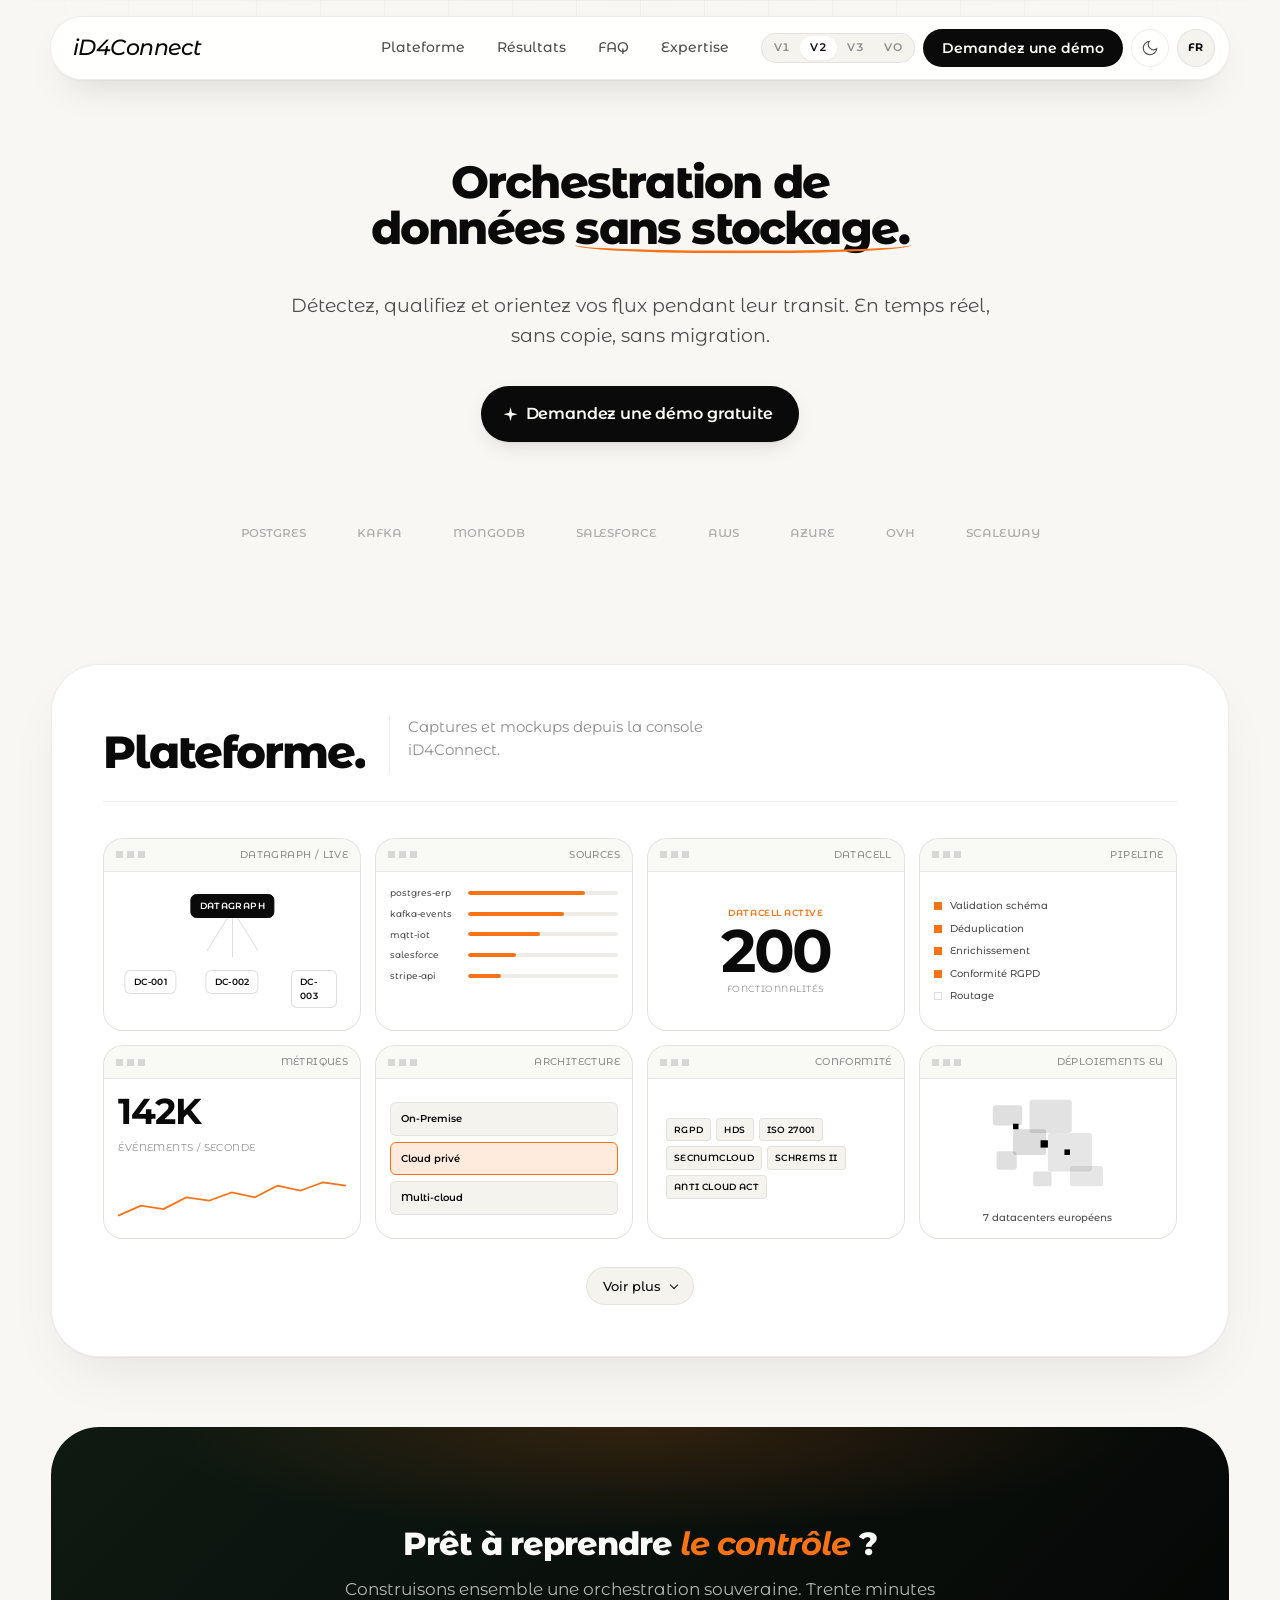
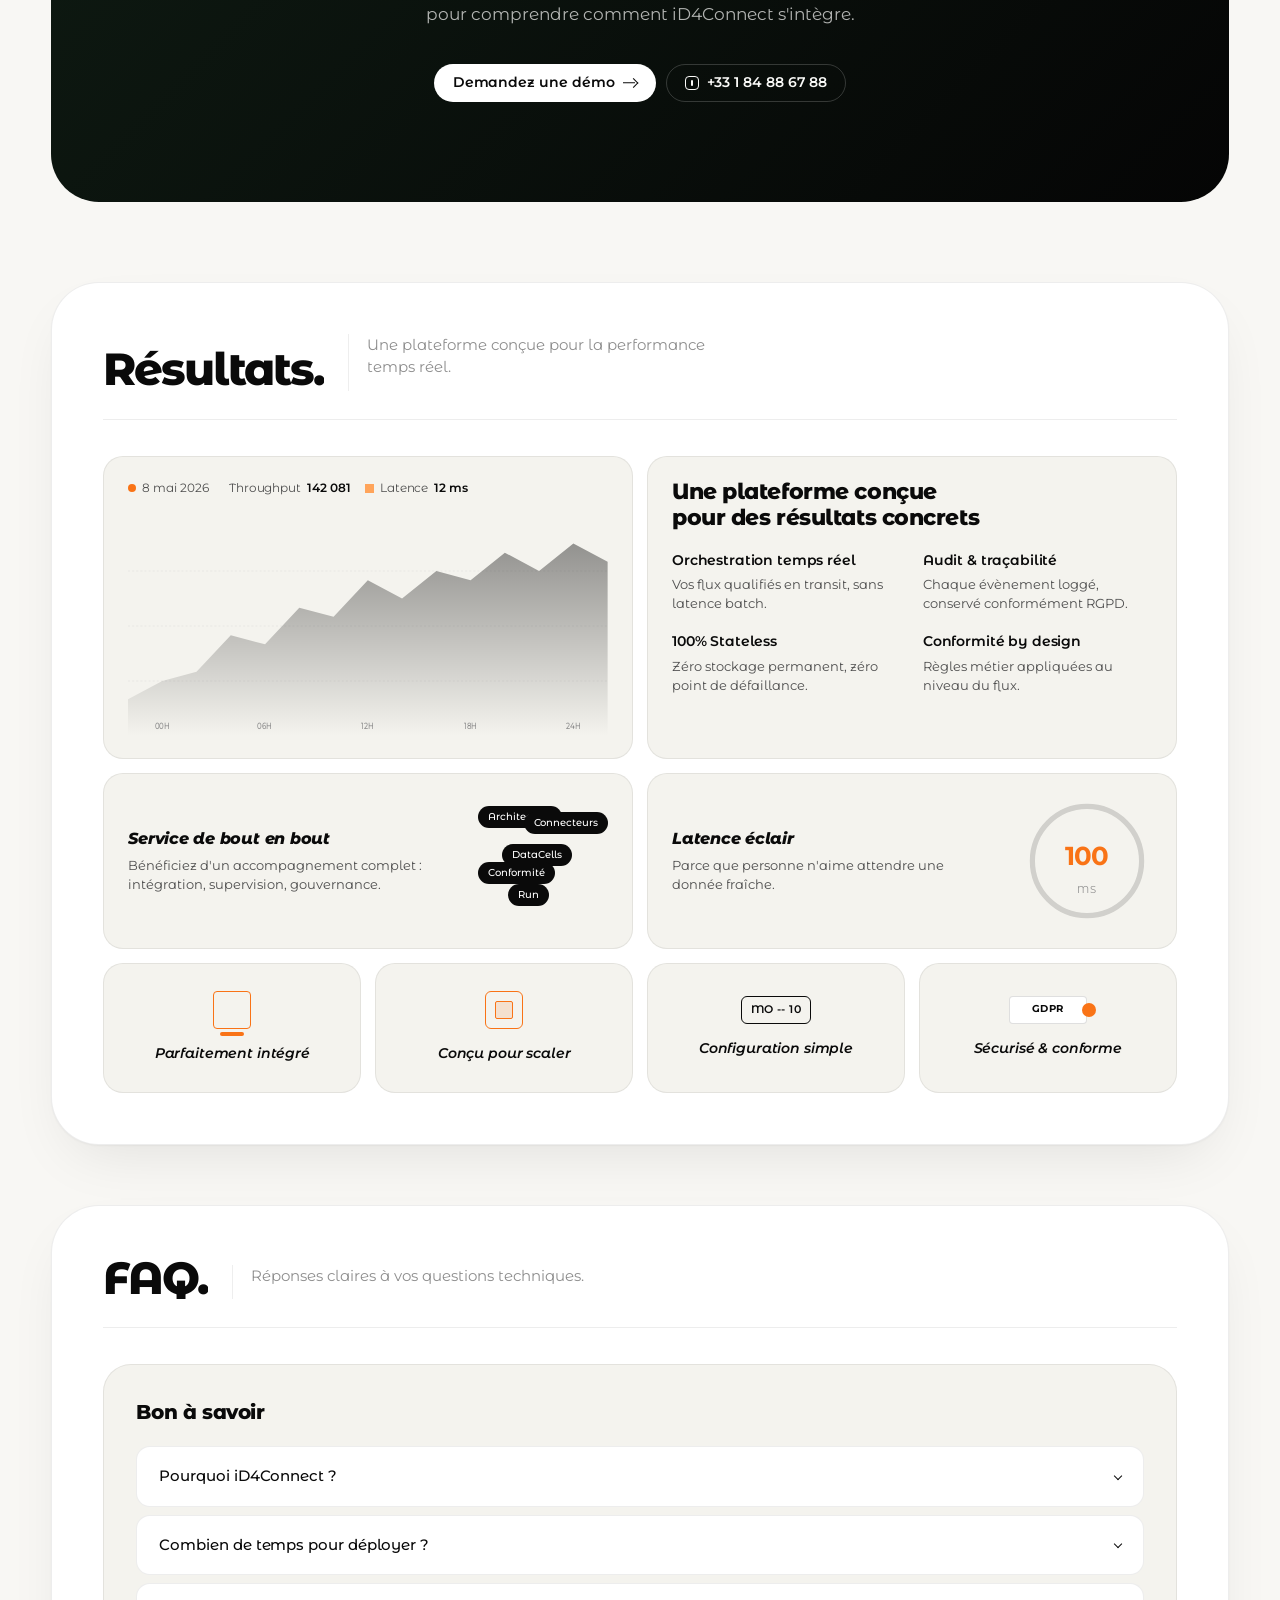
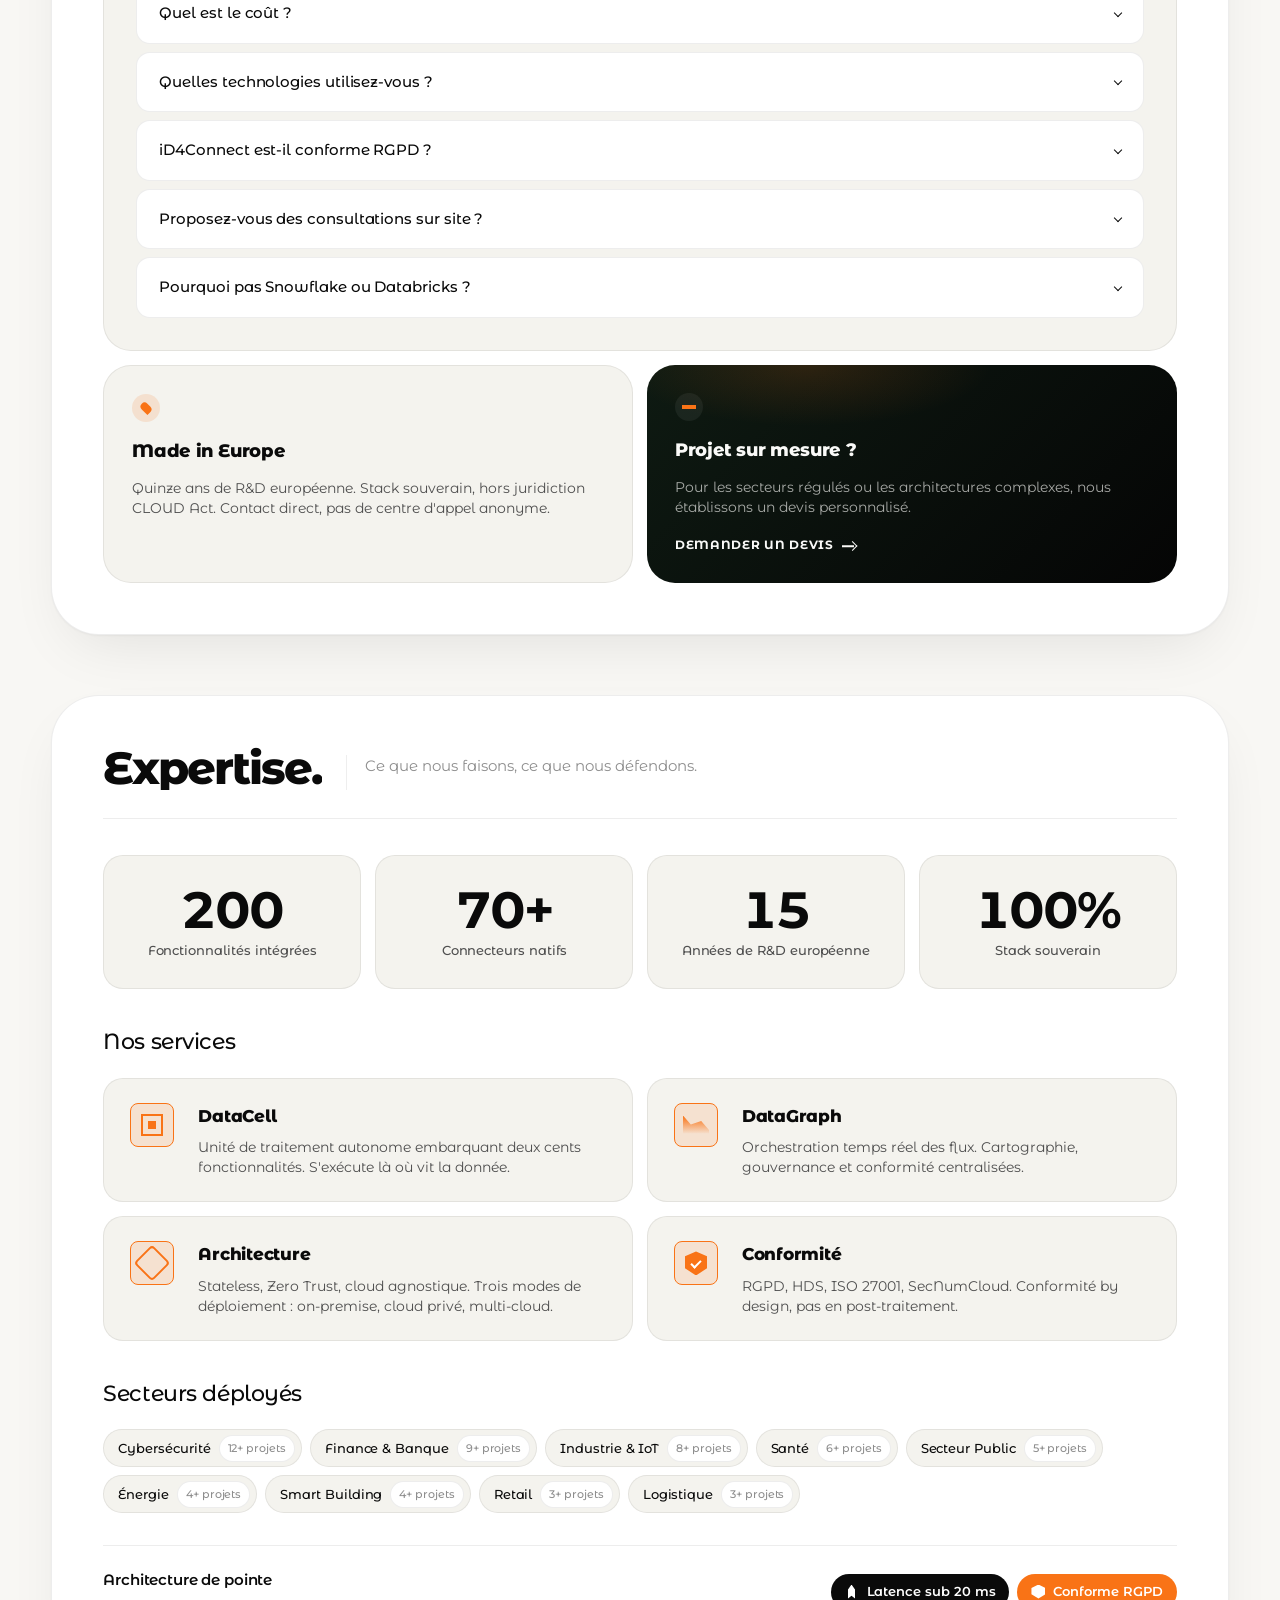
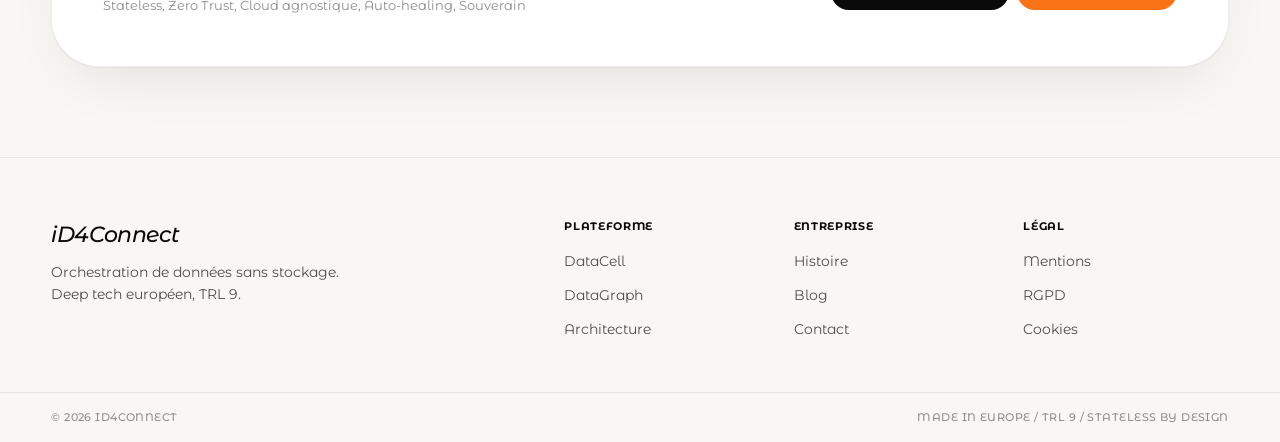
<file: v2.html>
<!DOCTYPE html>
<html lang="fr" data-theme="light">
<head>
<meta charset="UTF-8">
<meta name="viewport" content="width=device-width, initial-scale=1.0">
<title>iD4Connect — Orchestration de données sans stockage [V2]</title>
<meta name="description" content="iD4Connect oriente vos données pendant leur transit. En temps réel, sans copie, sans migration. Souveraineté garantie.">
<meta name="theme-color" content="#F8F7F4" media="(prefers-color-scheme: light)">
<meta name="theme-color" content="#0A0A0A" media="(prefers-color-scheme: dark)">
<link rel="preconnect" href="https://fonts.googleapis.com">
<link rel="preconnect" href="https://fonts.gstatic.com" crossorigin>
<link href="https://fonts.googleapis.com/css2?family=Montserrat:ital,wght@0,200..900;1,200..900&display=swap" rel="stylesheet">
<link rel="stylesheet" href="css/v2.css">
<script>
  (function(){
    try {
      const stored = localStorage.getItem('id4-theme');
      const theme = stored || (window.matchMedia('(prefers-color-scheme: dark)').matches ? 'dark' : 'light');
      document.documentElement.setAttribute('data-theme', theme);
    } catch(e) {}
  })();
</script>
</head>
<body class="v2">

<div class="page-grid" aria-hidden="true"></div>


<!-- ============ FLOATING HEADER ============ -->
<header class="hd2" id="hd2">
  <div class="hd2__shell">
    <a class="hd2__brand" href="/">
      <span class="brand-italic">iD4Connect</span>
    </a>
    <nav class="hd2__nav">
      <a href="#plateforme">Plateforme</a>
      <a href="#resultats">Résultats</a>
      <a href="#faq">FAQ</a>
      <a href="#expertise">Expertise</a>
    </nav>
    <div class="hd2__tools">
      <div class="ver">
        <a class="ver__opt" href="index.html">V1</a>
        <a class="ver__opt is-active" href="v2.html">V2</a>
        <a class="ver__opt" href="v3.html">V3</a>
        <a class="ver__opt" href="vo.html">VO</a>
      </div>
      <a href="#cta" class="btn-pill btn-pill--dark">Demandez une démo</a>
      <button class="theme-btn" id="themeBtn" aria-label="Thème">
        <svg class="ic ic--sun" viewBox="0 0 24 24" fill="none" stroke="currentColor" stroke-width="1.5"><circle cx="12" cy="12" r="4"/><path d="M12 3v2M12 19v2M5.6 5.6l1.4 1.4M17 17l1.4 1.4M3 12h2M19 12h2M5.6 18.4 7 17M17 7l1.4-1.4"/></svg>
        <svg class="ic ic--moon" viewBox="0 0 24 24" fill="none" stroke="currentColor" stroke-width="1.5"><path d="M21 12.8A9 9 0 1 1 11.2 3a7 7 0 0 0 9.8 9.8Z"/></svg>
      </button>
      <button class="lang-flag" aria-label="Langue">
        <span class="flag">FR</span>
      </button>
    </div>
  </div>
</header>


<main>


<!-- ============ HERO ============ -->
<section class="v2-hero">
  <div class="wrap-narrow">
    <h1 class="big-h1">
      Orchestration de données <span class="under-green">sans stockage.</span>
    </h1>
    <p class="big-sub">
      Détectez, qualifiez et orientez vos flux pendant leur transit. En temps réel, sans copie, sans migration.
    </p>
    <a href="#cta" class="btn-pill btn-pill--dark btn-pill--lg">
      <span class="spark"></span>
      Demandez une démo gratuite
    </a>
  </div>

  <div class="tech-strip">
    <span>postgres</span>
    <span>kafka</span>
    <span>mongodb</span>
    <span>salesforce</span>
    <span>aws</span>
    <span>azure</span>
    <span>ovh</span>
    <span>scaleway</span>
  </div>
</section>


<!-- ============ PLATEFORME (More Work) ============ -->
<section class="big-section" id="plateforme">
  <div class="wrap">
    <div class="big-card">
      <header class="split-head">
        <h2 class="huge-title">Plateforme.</h2>
        <span class="split-head__sub">Captures et mockups depuis la console iD4Connect.</span>
      </header>

      <div class="thumbs-grid">
        <article class="thumb thumb--datagraph">
          <div class="thumb__chrome"><span></span><span></span><span></span><em>DataGraph / Live</em></div>
          <div class="thumb__inner thumb__inner--graph">
            <div class="g-node g-node--hub"><span>DataGraph</span></div>
            <div class="g-line g-line--1"></div>
            <div class="g-line g-line--2"></div>
            <div class="g-line g-line--3"></div>
            <div class="g-node g-node--cell" style="--x:18%;--y:62%"><span>DC-001</span></div>
            <div class="g-node g-node--cell" style="--x:50%;--y:62%"><span>DC-002</span></div>
            <div class="g-node g-node--cell" style="--x:82%;--y:62%"><span>DC-003</span></div>
          </div>
        </article>

        <article class="thumb thumb--sources">
          <div class="thumb__chrome"><span></span><span></span><span></span><em>Sources</em></div>
          <div class="thumb__inner thumb__inner--sources">
            <div class="src-row"><span class="src-name">postgres-erp</span><span class="src-bar"><b style="width:78%"></b></span></div>
            <div class="src-row"><span class="src-name">kafka-events</span><span class="src-bar"><b style="width:64%"></b></span></div>
            <div class="src-row"><span class="src-name">mqtt-iot</span><span class="src-bar"><b style="width:48%"></b></span></div>
            <div class="src-row"><span class="src-name">salesforce</span><span class="src-bar"><b style="width:32%"></b></span></div>
            <div class="src-row"><span class="src-name">stripe-api</span><span class="src-bar"><b style="width:22%"></b></span></div>
          </div>
        </article>

        <article class="thumb thumb--cell">
          <div class="thumb__chrome"><span></span><span></span><span></span><em>DataCell</em></div>
          <div class="thumb__inner thumb__inner--cell">
            <span class="dc-tag">DataCell active</span>
            <span class="dc-num">200</span>
            <span class="dc-lbl">fonctionnalités</span>
          </div>
        </article>

        <article class="thumb thumb--pipeline">
          <div class="thumb__chrome"><span></span><span></span><span></span><em>Pipeline</em></div>
          <div class="thumb__inner thumb__inner--pipeline">
            <div class="pp-row"><i class="pp-sq pp-sq--on"></i><span>Validation schéma</span></div>
            <div class="pp-row"><i class="pp-sq pp-sq--on"></i><span>Déduplication</span></div>
            <div class="pp-row"><i class="pp-sq pp-sq--on"></i><span>Enrichissement</span></div>
            <div class="pp-row"><i class="pp-sq pp-sq--on"></i><span>Conformité RGPD</span></div>
            <div class="pp-row"><i class="pp-sq"></i><span>Routage</span></div>
          </div>
        </article>

        <article class="thumb thumb--metrics">
          <div class="thumb__chrome"><span></span><span></span><span></span><em>Métriques</em></div>
          <div class="thumb__inner thumb__inner--metrics">
            <div class="mt-big">142K</div>
            <div class="mt-lbl">événements / seconde</div>
            <svg class="mt-chart" viewBox="0 0 200 60" preserveAspectRatio="none">
              <path d="M0 50 L20 38 L40 42 L60 28 L80 32 L100 22 L120 28 L140 14 L160 20 L180 10 L200 14" fill="none" stroke="currentColor" stroke-width="2"/>
            </svg>
          </div>
        </article>

        <article class="thumb thumb--deploy">
          <div class="thumb__chrome"><span></span><span></span><span></span><em>Architecture</em></div>
          <div class="thumb__inner thumb__inner--deploy">
            <div class="dp-card"><span>On-Premise</span></div>
            <div class="dp-card dp-card--alt"><span>Cloud privé</span></div>
            <div class="dp-card"><span>Multi-cloud</span></div>
          </div>
        </article>

        <article class="thumb thumb--compliance">
          <div class="thumb__chrome"><span></span><span></span><span></span><em>Conformité</em></div>
          <div class="thumb__inner thumb__inner--compliance">
            <span class="cmp-bdg">RGPD</span>
            <span class="cmp-bdg">HDS</span>
            <span class="cmp-bdg">ISO 27001</span>
            <span class="cmp-bdg">SecNumCloud</span>
            <span class="cmp-bdg">Schrems II</span>
            <span class="cmp-bdg">Anti CLOUD Act</span>
          </div>
        </article>

        <article class="thumb thumb--map">
          <div class="thumb__chrome"><span></span><span></span><span></span><em>Déploiements EU</em></div>
          <div class="thumb__inner thumb__inner--map">
            <svg viewBox="0 0 200 130" preserveAspectRatio="xMidYMid meet">
              <rect x="40" y="20" width="32" height="22" rx="3" fill="currentColor" opacity="0.18"/>
              <rect x="80" y="14" width="46" height="36" rx="3" fill="currentColor" opacity="0.16"/>
              <rect x="62" y="46" width="36" height="28" rx="3" fill="currentColor" opacity="0.20"/>
              <rect x="100" y="50" width="48" height="42" rx="3" fill="currentColor" opacity="0.14"/>
              <rect x="44" y="70" width="22" height="20" rx="3" fill="currentColor" opacity="0.18"/>
              <rect x="124" y="86" width="36" height="22" rx="3" fill="currentColor" opacity="0.14"/>
              <rect x="84" y="92" width="20" height="16" rx="2" fill="currentColor" opacity="0.16"/>
              <g class="map-pin"><rect x="92" y="58" width="8" height="8" fill="var(--mint)"/></g>
              <g class="map-pin"><rect x="62" y="40" width="6" height="6" fill="var(--mint)"/></g>
              <g class="map-pin"><rect x="118" y="68" width="6" height="6" fill="var(--mint)"/></g>
            </svg>
            <span class="map-label">7 datacenters européens</span>
          </div>
        </article>
      </div>

      <button class="show-more">Voir plus<span class="chev"></span></button>
    </div>
  </div>
</section>


<!-- ============ READY CARD (dark) ============ -->
<section class="ready-section" id="cta">
  <div class="wrap">
    <div class="ready-card">
      <h2 class="ready-card__title">Prêt à reprendre <em>le contrôle</em> ?</h2>
      <p class="ready-card__sub">Construisons ensemble une orchestration souveraine. Trente minutes pour comprendre comment iD4Connect s'intègre.</p>
      <div class="ready-card__cta">
        <a href="#" class="btn-pill btn-pill--white">Demandez une démo<span class="arr-d"></span></a>
        <a href="#" class="btn-pill btn-pill--outline-d"><span class="phone-ic"></span>+33 1 84 88 67 88</a>
      </div>
    </div>
  </div>
</section>


<!-- ============ RÉSULTATS ============ -->
<section class="big-section" id="resultats">
  <div class="wrap">
    <div class="big-card">
      <header class="split-head">
        <h2 class="huge-title">Résultats.</h2>
        <span class="split-head__sub">Une plateforme conçue pour la performance temps réel.</span>
      </header>

      <div class="results-grid">

        <article class="r-card r-card--chart">
          <div class="r-meta">
            <span class="r-pill"><i class="dot dot--brand"></i>8 mai 2026</span>
            <span class="r-pill"><i class="sq sq--mint"></i>Throughput <strong>142 081</strong></span>
            <span class="r-pill"><i class="sq sq--brand-light"></i>Latence <strong>12 ms</strong></span>
          </div>
          <svg class="r-chart" viewBox="0 0 700 240" preserveAspectRatio="none">
            <defs>
              <linearGradient id="grad" x1="0" y1="0" x2="0" y2="1">
                <stop offset="0%" stop-color="var(--mint)" stop-opacity="0.4"/>
                <stop offset="100%" stop-color="var(--mint)" stop-opacity="0"/>
              </linearGradient>
            </defs>
            <g class="r-chart-grid">
              <line x1="0" y1="60" x2="700" y2="60" stroke="currentColor" stroke-opacity="0.08" stroke-dasharray="3 3"/>
              <line x1="0" y1="120" x2="700" y2="120" stroke="currentColor" stroke-opacity="0.08" stroke-dasharray="3 3"/>
              <line x1="0" y1="180" x2="700" y2="180" stroke="currentColor" stroke-opacity="0.08" stroke-dasharray="3 3"/>
            </g>
            <path d="M0 200 L50 180 L100 170 L150 130 L200 140 L250 100 L300 110 L350 70 L400 90 L450 60 L500 70 L550 40 L600 60 L650 30 L700 50 L700 240 L0 240 Z" fill="url(#grad)"/>
            <path d="M0 200 L50 180 L100 170 L150 130 L200 140 L250 100 L300 110 L350 70 L400 90 L450 60 L500 70 L550 40 L600 60 L650 30 L700 50" fill="none" stroke="var(--mint)" stroke-width="2.5"/>
            <g class="r-chart-x">
              <text x="50" y="232" text-anchor="middle">00h</text>
              <text x="200" y="232" text-anchor="middle">06h</text>
              <text x="350" y="232" text-anchor="middle">12h</text>
              <text x="500" y="232" text-anchor="middle">18h</text>
              <text x="650" y="232" text-anchor="middle">24h</text>
            </g>
          </svg>
        </article>

        <article class="r-card r-card--text">
          <h3>Une plateforme conçue pour des résultats concrets</h3>
          <div class="feat-grid">
            <div>
              <h4>Orchestration temps réel</h4>
              <p>Vos flux qualifiés en transit, sans latence batch.</p>
            </div>
            <div>
              <h4>Audit & traçabilité</h4>
              <p>Chaque évènement loggé, conservé conformément RGPD.</p>
            </div>
            <div>
              <h4>100% Stateless</h4>
              <p>Zéro stockage permanent, zéro point de défaillance.</p>
            </div>
            <div>
              <h4>Conformité by design</h4>
              <p>Règles métier appliquées au niveau du flux.</p>
            </div>
          </div>
        </article>
      </div>

      <div class="bento-row">
        <article class="bento bento--wide">
          <div>
            <h4>Service de bout en bout</h4>
            <p>Bénéficiez d'un accompagnement complet : intégration, supervision, gouvernance.</p>
          </div>
          <div class="tag-cloud">
            <span class="tg">Architecture</span>
            <span class="tg">Connecteurs</span>
            <span class="tg">DataCells</span>
            <span class="tg">Conformité</span>
            <span class="tg">Run</span>
          </div>
        </article>

        <article class="bento bento--wide">
          <div>
            <h4>Latence éclair</h4>
            <p>Parce que personne n'aime attendre une donnée fraîche.</p>
          </div>
          <div class="ring">
            <svg viewBox="0 0 100 100">
              <circle cx="50" cy="50" r="42" fill="none" stroke="currentColor" stroke-opacity="0.15" stroke-width="4"/>
              <circle cx="50" cy="50" r="42" fill="none" stroke="var(--mint)" stroke-width="4" stroke-dasharray="264 264" stroke-linecap="round" transform="rotate(-90 50 50)"/>
            </svg>
            <span class="ring-num">100</span>
            <span class="ring-lbl">ms</span>
          </div>
        </article>
      </div>

      <div class="micro-row">
        <article class="micro">
          <span class="micro__icon icon--integ"></span>
          <span class="micro__title">Parfaitement intégré</span>
        </article>
        <article class="micro">
          <span class="micro__icon icon--scale"></span>
          <span class="micro__title">Conçu pour scaler</span>
        </article>
        <article class="micro">
          <span class="micro__icon icon--clock"></span>
          <span class="micro__title">Configuration simple</span>
        </article>
        <article class="micro">
          <span class="micro__icon icon--shield"></span>
          <span class="micro__title">Sécurisé & conforme</span>
        </article>
      </div>
    </div>
  </div>
</section>


<!-- ============ FAQ ============ -->
<section class="big-section" id="faq">
  <div class="wrap">
    <div class="big-card">
      <header class="split-head">
        <h2 class="huge-title">FAQ.</h2>
        <span class="split-head__sub">Réponses claires à vos questions techniques.</span>
      </header>

      <div class="faq-card">
        <h3>Bon à savoir</h3>
        <div class="faq-list">
          <details>
            <summary>Pourquoi iD4Connect ?<span class="chev"></span></summary>
            <p>Parce que vos données ne devraient jamais quitter votre périmètre. iD4Connect est le seul middleware d'orchestration qui traite la donnée en transit, sans la stocker, sans la dupliquer.</p>
          </details>
          <details>
            <summary>Combien de temps pour déployer ?<span class="chev"></span></summary>
            <p>Quelques jours sur un environnement existant. Aucune migration, pas de zone de staging, pas de re-architecture côté SI. Les DataCells s'exécutent là où vit la donnée.</p>
          </details>
          <details>
            <summary>Quel est le coût ?<span class="chev"></span></summary>
            <p>Cinq fois moins cher qu'une plateforme data classique. Tarification basée sur le volume orchestré, pas sur le stockage (puisqu'il n'y en a pas).</p>
          </details>
          <details>
            <summary>Quelles technologies utilisez-vous ?<span class="chev"></span></summary>
            <p>Stack 100% européenne. Architecture stateless, Zero Trust, cloud agnostique. Compatible PostgreSQL, MongoDB, Kafka, MQTT, REST, Salesforce, Snowflake et soixante-dix autres connecteurs natifs.</p>
          </details>
          <details>
            <summary>iD4Connect est-il conforme RGPD ?<span class="chev"></span></summary>
            <p>Conformité by design, pas en aval. Hors juridiction CLOUD Act. Compatible HDS, ISO 27001, SecNumCloud, Schrems II.</p>
          </details>
          <details>
            <summary>Proposez-vous des consultations sur site ?<span class="chev"></span></summary>
            <p>Oui. Pour les secteurs régulés (Santé, Défense, Public), nous nous déplaçons. Démo technique de trente minutes possible en visio ou sur site.</p>
          </details>
          <details>
            <summary>Pourquoi pas Snowflake ou Databricks ?<span class="chev"></span></summary>
            <p>iD4Connect ne remplace pas vos outils, il les rend meilleurs. Compatible avec Snowflake / Databricks en aval. Mais vos données ne transitent pas par un cloud américain.</p>
          </details>
        </div>
      </div>

      <div class="faq-bottom">
        <article class="info-card">
          <span class="info-card__icon icon--pin"></span>
          <h4>Made in Europe</h4>
          <p>Quinze ans de R&D européenne. Stack souverain, hors juridiction CLOUD Act. Contact direct, pas de centre d'appel anonyme.</p>
        </article>
        <article class="info-card info-card--dark">
          <span class="info-card__icon icon--key"></span>
          <h4>Projet sur mesure ?</h4>
          <p>Pour les secteurs régulés ou les architectures complexes, nous établissons un devis personnalisé.</p>
          <a class="info-card__link">Demander un devis<span class="arr-d"></span></a>
        </article>
      </div>
    </div>
  </div>
</section>


<!-- ============ EXPERTISE ============ -->
<section class="big-section" id="expertise">
  <div class="wrap">
    <div class="big-card">
      <header class="split-head">
        <h2 class="huge-title">Expertise.</h2>
        <span class="split-head__sub">Ce que nous faisons, ce que nous défendons.</span>
      </header>

      <div class="stats4">
        <div class="stat4"><span class="stat4__num">200</span><span class="stat4__lbl">Fonctionnalités intégrées</span></div>
        <div class="stat4"><span class="stat4__num">70+</span><span class="stat4__lbl">Connecteurs natifs</span></div>
        <div class="stat4"><span class="stat4__num">15</span><span class="stat4__lbl">Années de R&D européenne</span></div>
        <div class="stat4"><span class="stat4__num">100%</span><span class="stat4__lbl">Stack souverain</span></div>
      </div>

      <h3 class="block-title">Nos services</h3>
      <div class="services-grid">
        <article class="svc">
          <span class="svc__icon icon--datacell"></span>
          <h4>DataCell</h4>
          <p>Unité de traitement autonome embarquant deux cents fonctionnalités. S'exécute là où vit la donnée.</p>
        </article>
        <article class="svc">
          <span class="svc__icon icon--datagraph"></span>
          <h4>DataGraph</h4>
          <p>Orchestration temps réel des flux. Cartographie, gouvernance et conformité centralisées.</p>
        </article>
        <article class="svc">
          <span class="svc__icon icon--archi"></span>
          <h4>Architecture</h4>
          <p>Stateless, Zero Trust, cloud agnostique. Trois modes de déploiement : on-premise, cloud privé, multi-cloud.</p>
        </article>
        <article class="svc">
          <span class="svc__icon icon--conform"></span>
          <h4>Conformité</h4>
          <p>RGPD, HDS, ISO 27001, SecNumCloud. Conformité by design, pas en post-traitement.</p>
        </article>
      </div>

      <h3 class="block-title">Secteurs déployés</h3>
      <div class="industry-tags">
        <span class="ind"><span>Cybersécurité</span><em>12+ projets</em></span>
        <span class="ind"><span>Finance & Banque</span><em>9+ projets</em></span>
        <span class="ind"><span>Industrie & IoT</span><em>8+ projets</em></span>
        <span class="ind"><span>Santé</span><em>6+ projets</em></span>
        <span class="ind"><span>Secteur Public</span><em>5+ projets</em></span>
        <span class="ind"><span>Énergie</span><em>4+ projets</em></span>
        <span class="ind"><span>Smart Building</span><em>4+ projets</em></span>
        <span class="ind"><span>Retail</span><em>3+ projets</em></span>
        <span class="ind"><span>Logistique</span><em>3+ projets</em></span>
      </div>

      <hr class="hr-soft">

      <div class="tech-row">
        <div>
          <h4>Architecture de pointe</h4>
          <p>Stateless, Zero Trust, Cloud agnostique, Auto-healing, Souverain</p>
        </div>
        <div class="tech-badges">
          <span class="t-bdg t-bdg--dark"><span class="rocket"></span>Latence sub 20 ms</span>
          <span class="t-bdg t-bdg--brand"><span class="shield"></span>Conforme RGPD</span>
        </div>
      </div>
    </div>
  </div>
</section>


</main>


<!-- ============ FOOTER ============ -->
<footer class="ft2">
  <div class="wrap ft2__inner">
    <div class="ft2__brand">
      <span class="brand-italic">iD4Connect</span>
      <p>Orchestration de données sans stockage. Deep tech européen, TRL 9.</p>
    </div>
    <div class="ft2__cols">
      <div><span>Plateforme</span><ul><li><a href="#plateforme">DataCell</a></li><li><a href="#plateforme">DataGraph</a></li><li><a href="#plateforme">Architecture</a></li></ul></div>
      <div><span>Entreprise</span><ul><li><a href="#">Histoire</a></li><li><a href="#">Blog</a></li><li><a href="#">Contact</a></li></ul></div>
      <div><span>Légal</span><ul><li><a href="#">Mentions</a></li><li><a href="#">RGPD</a></li><li><a href="#">Cookies</a></li></ul></div>
    </div>
  </div>
  <div class="ft2__bottom">
    <span>© 2026 iD4Connect</span>
    <span>Made in Europe / TRL 9 / Stateless by design</span>
  </div>
</footer>

<script src="js/v2.js"></script>
</body>
</html>
</file>
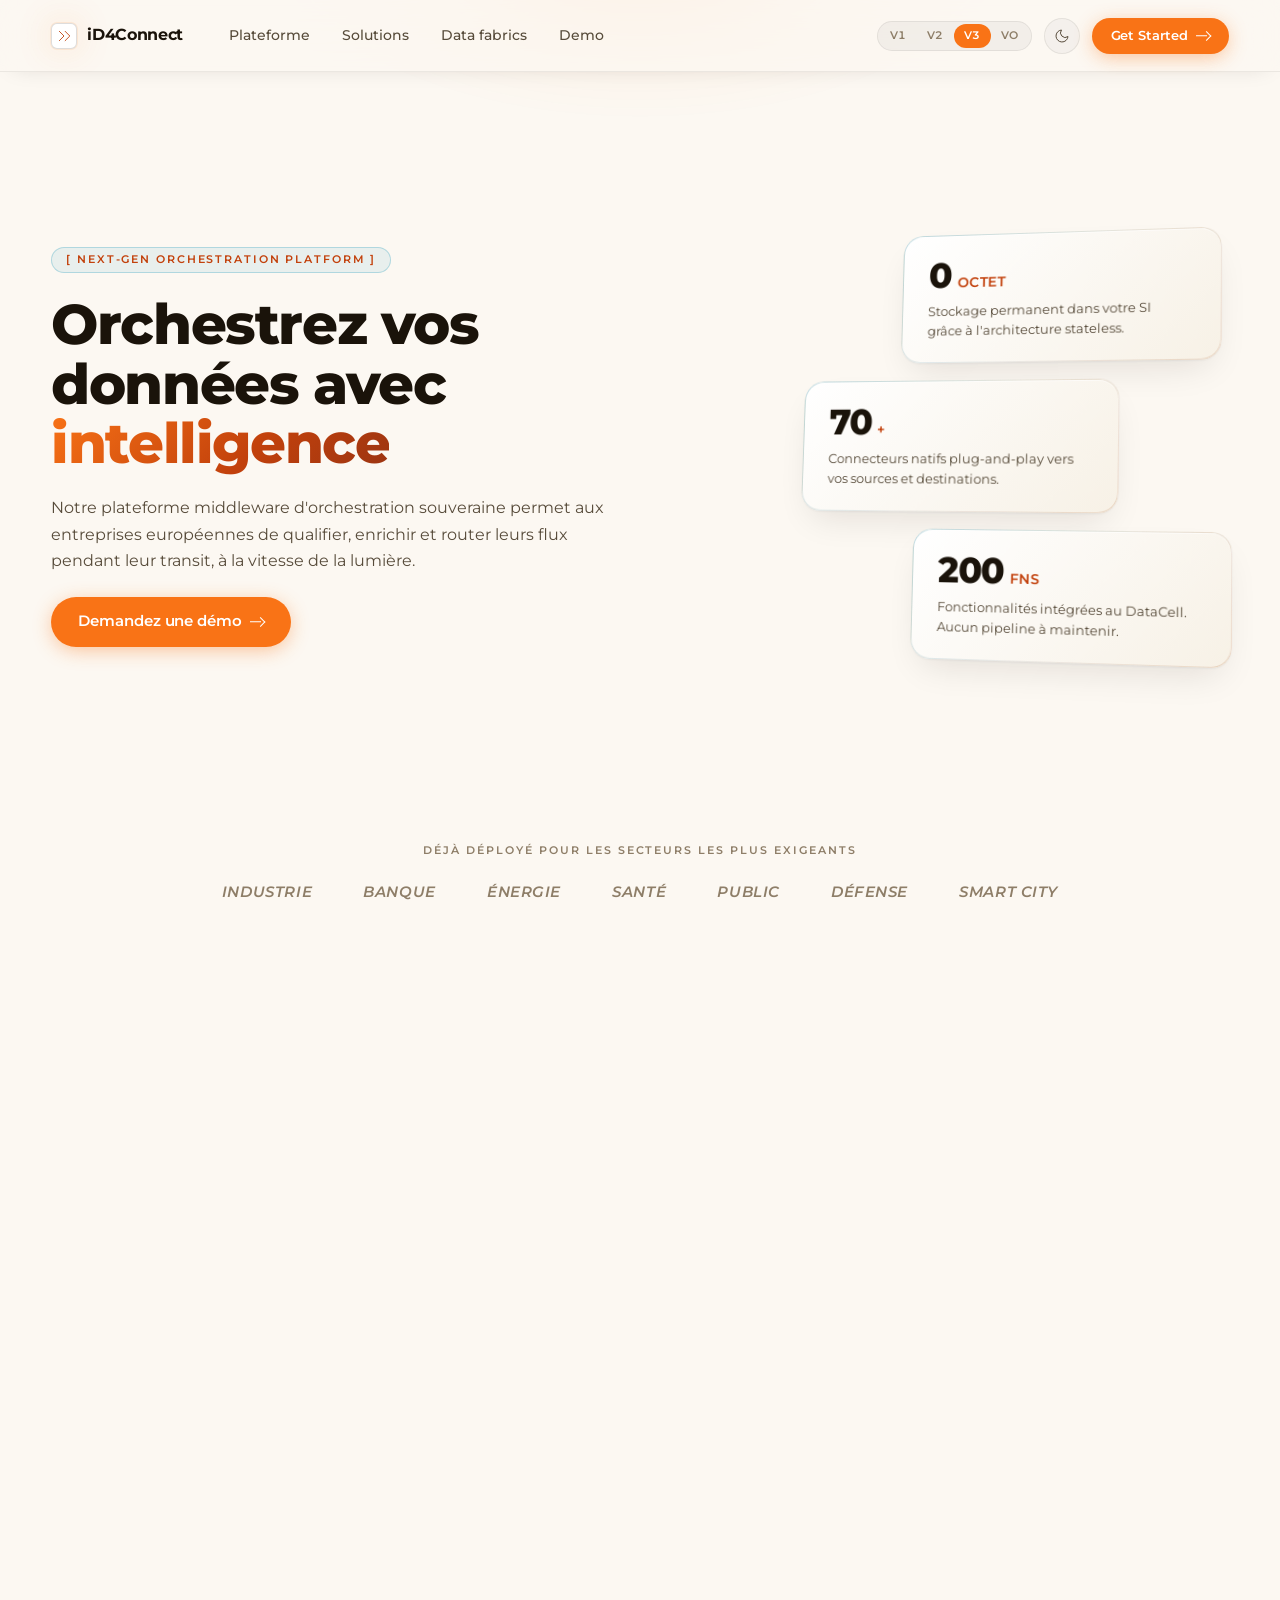
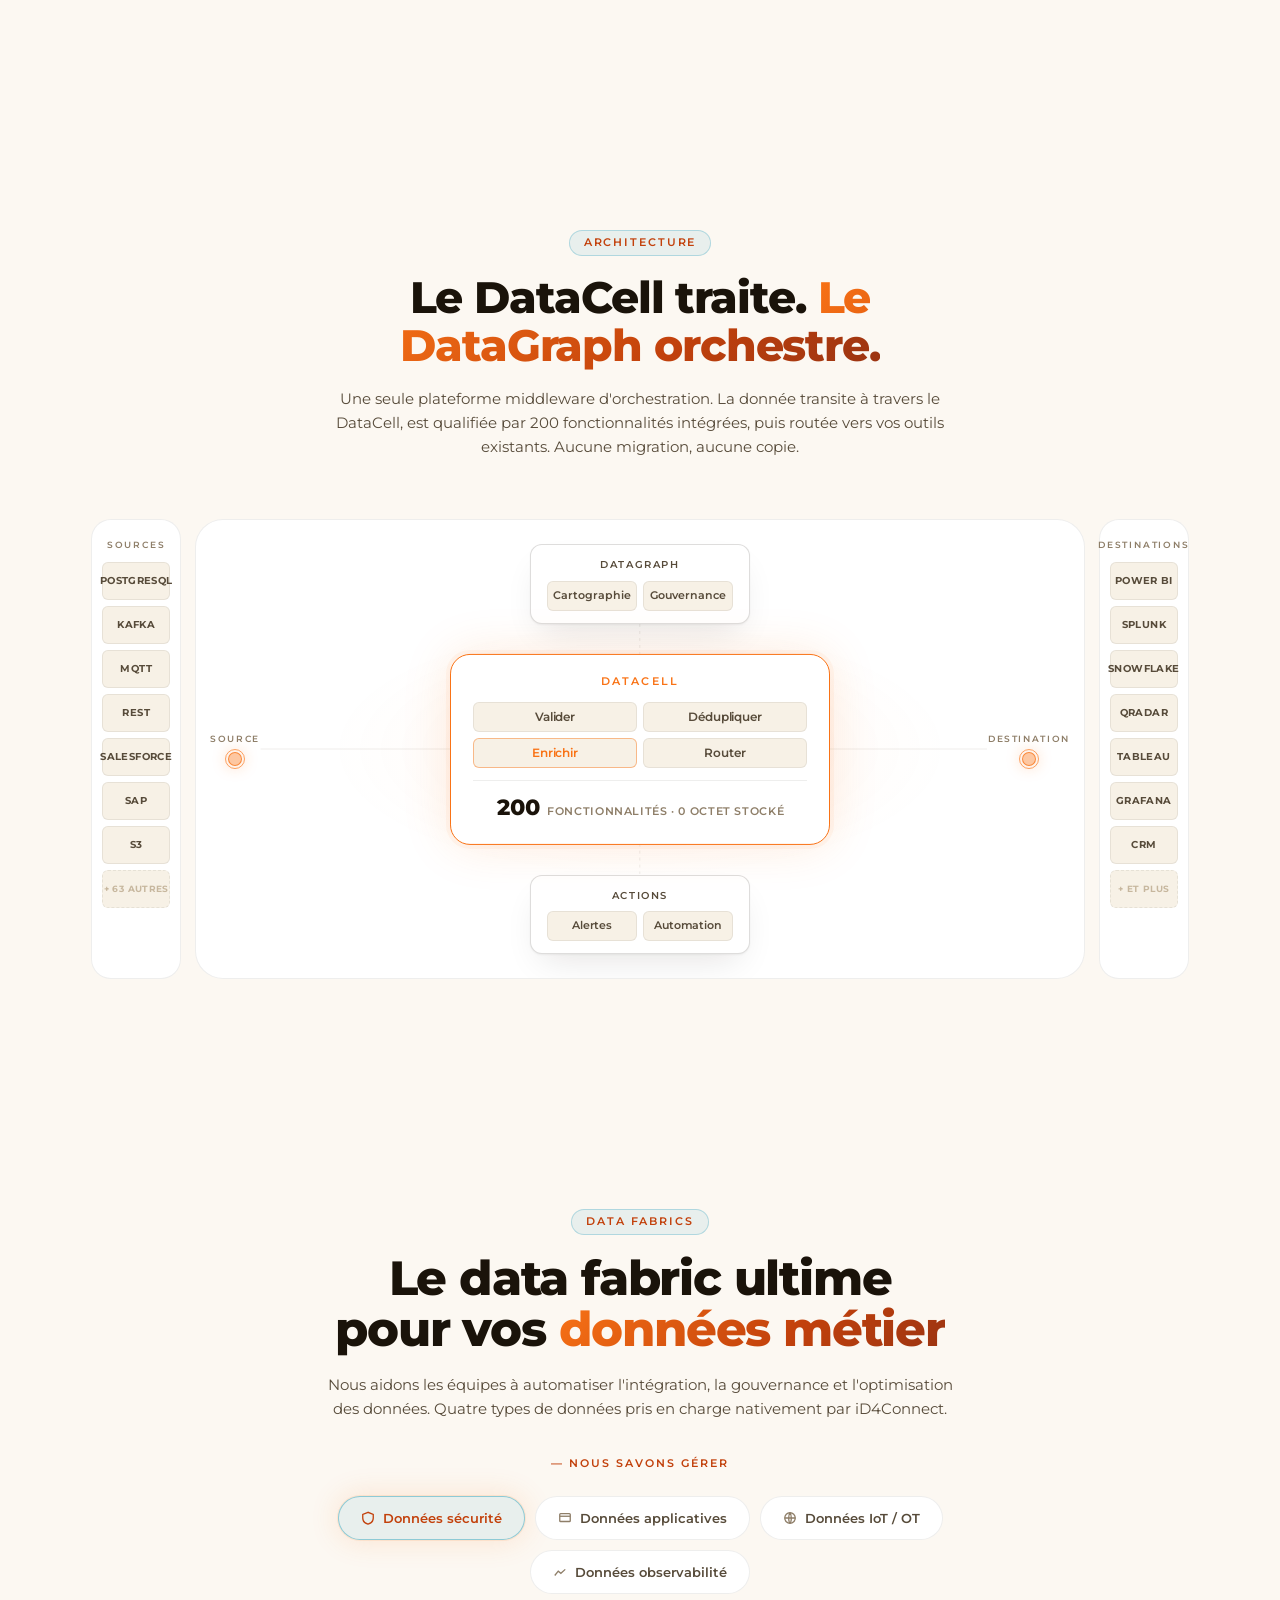
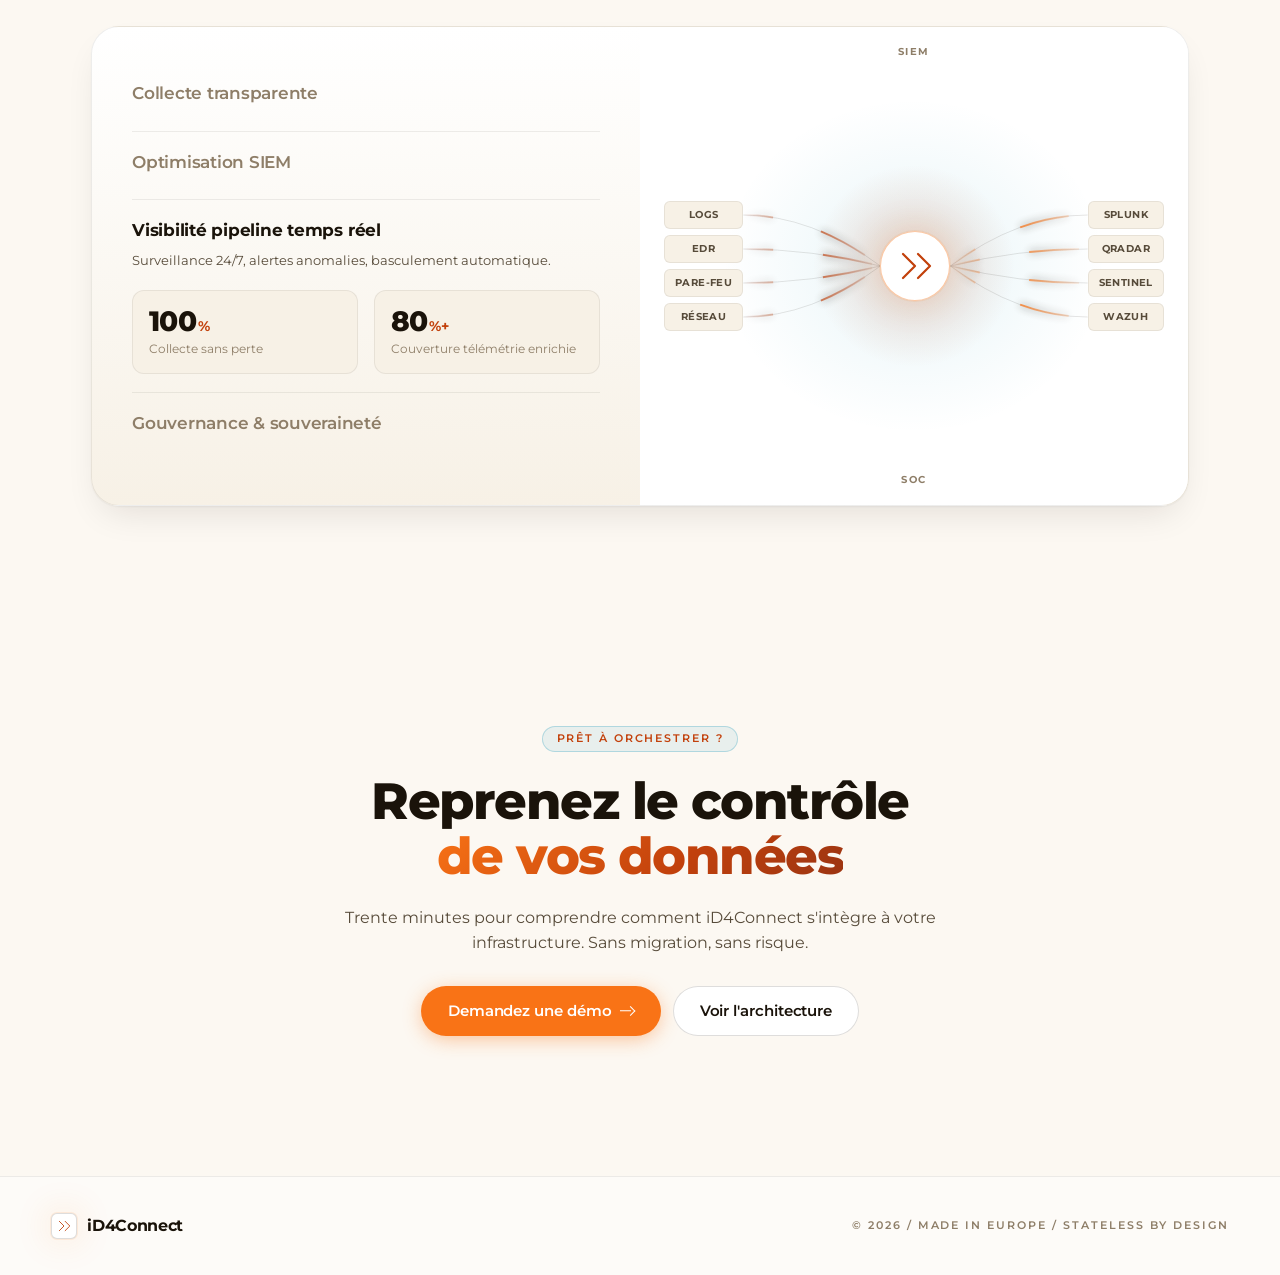
<file: v3.html>
<!DOCTYPE html>
<html lang="fr" data-theme="dark" class="v3">
<head>
<meta charset="UTF-8">
<meta name="viewport" content="width=device-width, initial-scale=1.0">
<title>iD4Connect — Version 3 / Orchestration de données</title>
<meta name="theme-color" content="#060912" media="(prefers-color-scheme: dark)">
<meta name="theme-color" content="#F2F5FA" media="(prefers-color-scheme: light)">
<link rel="preconnect" href="https://fonts.googleapis.com">
<link rel="preconnect" href="https://fonts.gstatic.com" crossorigin>
<link href="https://fonts.googleapis.com/css2?family=Montserrat:ital,wght@0,200..900;1,200..900&display=swap" rel="stylesheet">
<link rel="stylesheet" href="css/v3.css">
<script>
  (function(){
    try {
      var stored = localStorage.getItem('id4-theme');
      var theme = stored || (window.matchMedia('(prefers-color-scheme: dark)').matches ? 'dark' : 'light');
      document.documentElement.setAttribute('data-theme', theme);
    } catch(e) {}
  })();
</script>
</head>
<body>


<!-- ============ AMBIENT BG (beam + particles) ============ -->
<div class="bg-stage" aria-hidden="true">
  <div class="bg-beam"></div>
  <div class="bg-particles" id="particles"></div>
</div>


<!-- ============ HEADER ============ -->
<header class="hd3" id="hd3">
  <div class="hd3__inner">
    <a class="hd3__brand" href="/">
      <span class="hd3__mark">
        <svg viewBox="0 0 24 24" fill="none" stroke="currentColor" stroke-width="1.5"><path d="M4 4l8 8-8 8M14 4l8 8-8 8" stroke-linecap="round" stroke-linejoin="round"/></svg>
      </span>
      <span class="hd3__word">iD4Connect</span>
    </a>
    <nav class="hd3__nav">
      <a href="#platform">Plateforme</a>
      <a href="#solutions">Solutions</a>
      <a href="#fabrics">Data fabrics</a>
      <a href="#cta">Demo</a>
    </nav>
    <div class="hd3__tools">
      <div class="ver">
        <a class="ver__opt" href="index.html">V1</a>
        <a class="ver__opt" href="v2.html">V2</a>
        <a class="ver__opt is-active" href="v3.html">V3</a>
        <a class="ver__opt" href="vo.html">VO</a>
      </div>
      <button class="theme3" id="themeBtn" aria-label="Thème">
        <svg class="ic ic--sun" viewBox="0 0 24 24" fill="none" stroke="currentColor" stroke-width="1.5"><circle cx="12" cy="12" r="4"/><path d="M12 3v2M12 19v2M5.6 5.6l1.4 1.4M17 17l1.4 1.4M3 12h2M19 12h2M5.6 18.4 7 17M17 7l1.4-1.4"/></svg>
        <svg class="ic ic--moon" viewBox="0 0 24 24" fill="none" stroke="currentColor" stroke-width="1.5"><path d="M21 12.8A9 9 0 1 1 11.2 3a7 7 0 0 0 9.8 9.8Z"/></svg>
      </button>
      <a href="#cta" class="btn3 btn3--cta">Get Started <span class="arr-d"></span></a>
    </div>
  </div>
</header>


<main>


<!-- ============ HERO ============ -->
<section class="hero3">
  <div class="hero3__grid">

    <div class="hero3__copy reveal">
      <span class="pill3">[ Next-gen orchestration platform ]</span>
      <h1 class="hero3__title">Orchestrez vos données avec <span class="grad">intelligence</span></h1>
      <p class="hero3__sub">Notre plateforme middleware d'orchestration souveraine permet aux entreprises européennes de qualifier, enrichir et router leurs flux pendant leur transit, à la vitesse de la lumière.</p>
      <a href="#cta" class="btn3 btn3--lg btn3--cta">Demandez une démo <span class="arr-d"></span></a>
    </div>

    <div class="hero3__cards" data-parallax-root>
      <article class="float-card float-card--1" data-depth="0.35">
        <div class="float-card__num">0<span>octet</span></div>
        <p>Stockage permanent dans votre SI grâce à l'architecture stateless.</p>
      </article>
      <article class="float-card float-card--2" data-depth="0.55">
        <div class="float-card__num">70<span>+</span></div>
        <p>Connecteurs natifs plug-and-play vers vos sources et destinations.</p>
      </article>
      <article class="float-card float-card--3" data-depth="0.45">
        <div class="float-card__num">200<span>fns</span></div>
        <p>Fonctionnalités intégrées au DataCell. Aucun pipeline à maintenir.</p>
      </article>
    </div>

  </div>

  <div class="trusted">
    <span class="caps3 mute3">Déjà déployé pour les secteurs les plus exigeants</span>
    <ul class="trusted__list">
      <li>Industrie</li>
      <li>Banque</li>
      <li>Énergie</li>
      <li>Santé</li>
      <li>Public</li>
      <li>Défense</li>
      <li>Smart City</li>
    </ul>
  </div>
</section>


<!-- ============ BLOC 1 — Sources connectées + Architecture stateless ============ -->
<section class="dual" id="solutions">
  <div class="wrap3">

    <!-- Panel 1 : DataGraph orchestre 70+ connecteurs natifs -->
    <article class="dpanel reveal">
      <header class="dpanel__title">
        <span class="caps3">— 01 / Connecteurs natifs</span>
        <h3>DataGraph orchestre <em>70+ sources</em></h3>
      </header>
      <div class="dpanel__core">
        <span class="dpanel__halo"></span>
        <div class="dpanel__hub" title="DataGraph">
          <svg viewBox="0 0 24 24" fill="none" stroke="currentColor" stroke-width="1.5"><path d="M4 4l8 8-8 8M14 4l8 8-8 8" stroke-linecap="round" stroke-linejoin="round"/></svg>
        </div>
        <span class="dpanel__hub-label">DataGraph</span>
      </div>
      <div class="dpanel__grids">
        <div class="dpanel__group">
          <span class="caps3">Bases de données</span>
          <ul class="ico-grid">
            <li>PostgreSQL</li><li>MongoDB</li><li>Oracle</li>
            <li>MySQL</li><li>MSSQL</li><li>Snowflake</li>
          </ul>
        </div>
        <div class="dpanel__group">
          <span class="caps3">IoT &amp; streaming</span>
          <ul class="ico-grid">
            <li>Kafka</li><li>MQTT</li><li>OPC-UA</li>
            <li>Modbus</li><li>RabbitMQ</li><li>Redis</li>
          </ul>
        </div>
        <div class="dpanel__group">
          <span class="caps3">API &amp; SaaS</span>
          <ul class="ico-grid">
            <li>Salesforce</li><li>SAP</li><li>HubSpot</li>
            <li>REST</li><li>GraphQL</li><li>Stripe</li>
          </ul>
        </div>
      </div>
    </article>

    <!-- Panel 2 : Architecture stateless en action — dashboard live -->
    <article class="dpanel dpanel--stateless reveal">
      <header class="dpanel__title">
        <span class="caps3">— 02 / Architecture stateless</span>
        <h3>La donnée transite, <em>jamais stockée</em></h3>
      </header>

      <div class="dash">

        <div class="dash__live">
          <div class="dash__live-head">
            <span class="dash__pulse"></span>
            <span class="caps3">Événements traités · live</span>
            <span class="dash__time">depuis 00:00 UTC</span>
          </div>
          <div class="dash__counter" id="liveCounter">142 038 291</div>
          <svg class="dash__spark" viewBox="0 0 320 60" preserveAspectRatio="none" aria-hidden="true">
            <defs>
              <linearGradient id="spark-fill" x1="0" y1="0" x2="0" y2="1">
                <stop offset="0%" stop-color="#F97316" stop-opacity="0.30"/>
                <stop offset="100%" stop-color="#F97316" stop-opacity="0"/>
              </linearGradient>
            </defs>
            <path id="sparkPath" d="M0 50 L20 38 L40 42 L60 28 L80 32 L100 22 L120 28 L140 14 L160 20 L180 10 L200 14 L220 22 L240 16 L260 24 L280 12 L300 18 L320 8" stroke="#F97316" stroke-width="2" fill="none" />
            <path id="sparkFill" d="M0 50 L20 38 L40 42 L60 28 L80 32 L100 22 L120 28 L140 14 L160 20 L180 10 L200 14 L220 22 L240 16 L260 24 L280 12 L300 18 L320 8 L320 60 L0 60 Z" fill="url(#spark-fill)" />
          </svg>
        </div>

        <div class="dash__kpis">
          <div class="dash__kpi">
            <span class="dash__kpi-num"><span id="kpiThroughput">142</span><em>K ev/s</em></span>
            <span class="caps3 mute3">Throughput</span>
          </div>
          <div class="dash__kpi">
            <span class="dash__kpi-num"><span id="kpiLatency">12</span><em>ms</em></span>
            <span class="caps3 mute3">Latence p50</span>
          </div>
          <div class="dash__kpi dash__kpi--accent">
            <span class="dash__kpi-num">0<em>octet</em></span>
            <span class="caps3 mute3">Stocké hors SI</span>
          </div>
        </div>

      </div>

      <footer class="stateless__foot">
        <span class="stateless__chip"><i></i>Auto-healing</span>
        <span class="stateless__chip"><i></i>Zero Trust</span>
        <span class="stateless__chip"><i></i>RGPD by design</span>
      </footer>
    </article>

  </div>
</section>


<!-- ============ BLOC 2 — Architecture iD4Connect : DataGraph + DataCell + Pipeline ============ -->
<section class="platform" id="platform">
  <header class="platform__head">
    <span class="pill3">Architecture</span>
    <h2 class="platform__title">Le DataCell traite. <span class="grad">Le DataGraph orchestre.</span></h2>
    <p class="platform__sub">Une seule plateforme middleware d'orchestration. La donnée transite à travers le DataCell, est qualifiée par 200 fonctionnalités intégrées, puis routée vers vos outils existants. Aucune migration, aucune copie.</p>
  </header>

  <div class="platform__canvas reveal">

    <aside class="rail rail--left">
      <span class="caps3">Sources</span>
      <ul>
        <li class="ico">PostgreSQL</li>
        <li class="ico">Kafka</li>
        <li class="ico">MQTT</li>
        <li class="ico">REST</li>
        <li class="ico">Salesforce</li>
        <li class="ico">SAP</li>
        <li class="ico">S3</li>
        <li class="ico more">+ 63 autres</li>
      </ul>
    </aside>

    <div class="canvas3" id="canvas3">
      <svg class="canvas3__lines" id="canvas3Svg" preserveAspectRatio="none" aria-hidden="true">
        <defs>
          <linearGradient id="orange-line" x1="0%" y1="0%" x2="100%" y2="0%">
            <stop offset="0%" stop-color="#F97316" stop-opacity="0"/>
            <stop offset="50%" stop-color="#F97316" stop-opacity="0.85"/>
            <stop offset="100%" stop-color="#F97316" stop-opacity="0"/>
          </linearGradient>
          <linearGradient id="orange-vert" x1="0%" y1="0%" x2="0%" y2="100%">
            <stop offset="0%" stop-color="#F97316" stop-opacity="0"/>
            <stop offset="50%" stop-color="#F97316" stop-opacity="0.7"/>
            <stop offset="100%" stop-color="#F97316" stop-opacity="0"/>
          </linearGradient>
        </defs>
      </svg>

      <!-- DataGraph (top) — orchestrateur -->
      <div class="node node--reef">
        <span class="caps3">DataGraph</span>
        <div class="node__row"><span>Cartographie</span><span>Gouvernance</span></div>
      </div>

      <!-- DataCell central — où la donnée transite -->
      <div class="node node--cell">
        <span class="caps3">DataCell</span>
        <div class="cell-fns">
          <span class="cell-fn">Valider</span>
          <span class="cell-fn">Dédupliquer</span>
          <span class="cell-fn cell-fn--accent">Enrichir</span>
          <span class="cell-fn">Router</span>
        </div>
        <div class="cell-meter">
          <span class="cell-meter__num">200</span>
          <span class="cell-meter__lbl">fonctionnalités · 0 octet stocké</span>
        </div>
      </div>

      <!-- Actions (bottom) — alertes & automatisation -->
      <div class="node node--crud">
        <span class="caps3">Actions</span>
        <div class="node__row"><span class="dot-tile">Alertes</span><span class="dot-tile">Automation</span></div>
      </div>

      <!-- Entry / exit labels -->
      <div class="canvas3__io canvas3__io--in"><span class="caps3">Source</span><span class="canvas3__pulse"></span></div>
      <div class="canvas3__io canvas3__io--out"><span class="caps3">Destination</span><span class="canvas3__pulse"></span></div>
    </div>

    <aside class="rail rail--right">
      <span class="caps3">Destinations</span>
      <ul>
        <li class="ico">Power BI</li>
        <li class="ico">Splunk</li>
        <li class="ico">Snowflake</li>
        <li class="ico">QRadar</li>
        <li class="ico">Tableau</li>
        <li class="ico">Grafana</li>
        <li class="ico">CRM</li>
        <li class="ico more">+ et plus</li>
      </ul>
    </aside>
  </div>
</section>


<!-- ============ DATA FABRICS (tabbed) ============ -->
<section class="fabrics" id="fabrics">
  <header class="fabrics__head">
    <span class="pill3">Data fabrics</span>
    <h2 class="fabrics__title">Le data fabric ultime pour vos <span class="grad">données métier</span></h2>
    <p class="fabrics__sub">Nous aidons les équipes à automatiser l'intégration, la gouvernance et l'optimisation des données. Quatre types de données pris en charge nativement par iD4Connect.</p>
    <span class="caps3 fabrics__lead">— Nous savons gérer</span>
  </header>

  <div class="fab-tabs" role="tablist">
    <button class="fab-tab is-active" data-tab="security">
      <svg viewBox="0 0 16 16" fill="none" stroke="currentColor" stroke-width="1.5"><path d="M8 1.5L2 4v4c0 3.3 2.5 6.1 6 7 3.5-.9 6-3.7 6-7V4L8 1.5z"/></svg>
      Données sécurité
    </button>
    <button class="fab-tab" data-tab="application">
      <svg viewBox="0 0 16 16" fill="none" stroke="currentColor" stroke-width="1.5"><rect x="2" y="3" width="12" height="9" rx="1"/><path d="M2 6h12"/></svg>
      Données applicatives
    </button>
    <button class="fab-tab" data-tab="iot">
      <svg viewBox="0 0 16 16" fill="none" stroke="currentColor" stroke-width="1.5"><circle cx="8" cy="8" r="6"/><path d="M2 8h12M8 2c2 2 2 10 0 12M8 2c-2 2-2 10 0 12"/></svg>
      Données IoT / OT
    </button>
    <button class="fab-tab" data-tab="observability">
      <svg viewBox="0 0 16 16" fill="none" stroke="currentColor" stroke-width="1.5"><path d="M2 12l4-5 3 2.5L14 5"/></svg>
      Données observabilité
    </button>
  </div>

  <div class="fab-board reveal">

    <!-- ===== Données sécurité ===== -->
    <div class="fab-panel is-active" data-panel="security">
      <div class="fab-feats">
        <div class="fab-feat fab-feat--mute"><h4>Collecte transparente</h4><p>Logs, alertes, événements de sécurité.</p></div>
        <div class="fab-feat fab-feat--mute"><h4>Optimisation SIEM</h4><p>Réduction du volume ingéré, contexte métier injecté.</p></div>
        <div class="fab-feat"><h4>Visibilité pipeline temps réel</h4><p>Surveillance 24/7, alertes anomalies, basculement automatique.</p>
          <div class="fab-stats">
            <div class="fab-stat"><span class="fab-stat__num">100<em>%</em></span><span class="fab-stat__lbl">Collecte sans perte</span></div>
            <div class="fab-stat"><span class="fab-stat__num">80<em>%+</em></span><span class="fab-stat__lbl">Couverture télémétrie enrichie</span></div>
          </div>
        </div>
        <div class="fab-feat fab-feat--mute"><h4>Gouvernance &amp; souveraineté</h4><p>Vos logs ne quittent jamais votre périmètre.</p></div>
      </div>
      <div class="fab-viz" data-fab-viz>
        <span class="fab-viz__halo"></span>
        <svg class="fab-viz__paths" preserveAspectRatio="none" aria-hidden="true">
          <defs>
            <linearGradient id="cyan-flow" x1="0%" y1="0%" x2="100%" y2="0%">
              <stop offset="0%" stop-color="var(--cyan)" stop-opacity="0"/>
              <stop offset="50%" stop-color="var(--cyan)" stop-opacity="0.85"/>
              <stop offset="100%" stop-color="var(--cyan)" stop-opacity="0"/>
            </linearGradient>
            <linearGradient id="orange-flow" x1="0%" y1="0%" x2="100%" y2="0%">
              <stop offset="0%" stop-color="#F97316" stop-opacity="0"/>
              <stop offset="50%" stop-color="#F97316" stop-opacity="0.85"/>
              <stop offset="100%" stop-color="#F97316" stop-opacity="0"/>
            </linearGradient>
          </defs>
        </svg>
        <ul class="fab-src" data-side="in">
          <li>Logs</li><li>EDR</li><li>Pare-feu</li><li>Réseau</li>
        </ul>
        <div class="fab-viz__hub">
          <svg viewBox="0 0 24 24" fill="none" stroke="currentColor" stroke-width="1.5"><path d="M4 4l8 8-8 8M14 4l8 8-8 8" stroke-linecap="round" stroke-linejoin="round"/></svg>
        </div>
        <ul class="fab-src" data-side="out">
          <li>Splunk</li><li>QRadar</li><li>Sentinel</li><li>Wazuh</li>
        </ul>
        <span class="fab-viz__tag fab-viz__tag--top">SIEM</span>
        <span class="fab-viz__tag fab-viz__tag--bot">SOC</span>
      </div>
    </div>

    <!-- ===== Données applicatives ===== -->
    <div class="fab-panel" data-panel="application">
      <div class="fab-feats">
        <div class="fab-feat fab-feat--mute"><h4>Intégration native</h4><p>SAP, Salesforce, Dynamics, HubSpot, Oracle.</p></div>
        <div class="fab-feat"><h4>Vision unifiée temps réel</h4><p>Golden record virtuel sans MDM lourd, dashboards live, fin des silos.</p>
          <div class="fab-stats">
            <div class="fab-stat"><span class="fab-stat__num">5<em>×</em></span><span class="fab-stat__lbl">Plus rapide qu'un ETL classique</span></div>
            <div class="fab-stat"><span class="fab-stat__num">0<em>copie</em></span><span class="fab-stat__lbl">Zéro duplication, zéro staging</span></div>
          </div>
        </div>
        <div class="fab-feat fab-feat--mute"><h4>Réconciliation automatique</h4><p>Doublons détectés en transit, cohérence cross-applications.</p></div>
        <div class="fab-feat fab-feat--mute"><h4>Pas de remplacement</h4><p>Vos outils ERP &amp; CRM restent en place.</p></div>
      </div>
      <div class="fab-viz" data-fab-viz>
        <span class="fab-viz__halo"></span>
        <svg class="fab-viz__paths" preserveAspectRatio="none" aria-hidden="true">
          <defs>
            <linearGradient id="cyan-flow" x1="0%" y1="0%" x2="100%" y2="0%">
              <stop offset="0%" stop-color="var(--cyan)" stop-opacity="0"/>
              <stop offset="50%" stop-color="var(--cyan)" stop-opacity="0.85"/>
              <stop offset="100%" stop-color="var(--cyan)" stop-opacity="0"/>
            </linearGradient>
            <linearGradient id="orange-flow" x1="0%" y1="0%" x2="100%" y2="0%">
              <stop offset="0%" stop-color="#F97316" stop-opacity="0"/>
              <stop offset="50%" stop-color="#F97316" stop-opacity="0.85"/>
              <stop offset="100%" stop-color="#F97316" stop-opacity="0"/>
            </linearGradient>
          </defs>
        </svg>
        <ul class="fab-src" data-side="in">
          <li>SAP</li><li>Salesforce</li><li>HubSpot</li><li>Oracle</li>
        </ul>
        <div class="fab-viz__hub"><svg viewBox="0 0 24 24" fill="none" stroke="currentColor" stroke-width="1.5"><path d="M4 4l8 8-8 8M14 4l8 8-8 8" stroke-linecap="round" stroke-linejoin="round"/></svg></div>
        <ul class="fab-src" data-side="out">
          <li>Power BI</li><li>Tableau</li><li>Snowflake</li><li>API</li>
        </ul>
        <span class="fab-viz__tag fab-viz__tag--top">CRM / ERP</span>
        <span class="fab-viz__tag fab-viz__tag--bot">BI</span>
      </div>
    </div>

    <!-- ===== Données IoT / OT ===== -->
    <div class="fab-panel" data-panel="iot">
      <div class="fab-feats">
        <div class="fab-feat fab-feat--mute"><h4>Edge en transit</h4><p>DataCells au plus près des capteurs, sans cloud round-trip.</p></div>
        <div class="fab-feat fab-feat--mute"><h4>Protocoles industriels</h4><p>MQTT, OPC-UA, Modbus, Kafka, AMQP nativement.</p></div>
        <div class="fab-feat"><h4>Résilience &amp; air-gap</h4><p>Auto-healing, re-routage, compatible environnements isolés défense / santé.</p>
          <div class="fab-stats">
            <div class="fab-stat"><span class="fab-stat__num">12<em>ms</em></span><span class="fab-stat__lbl">Latence moyenne en transit</span></div>
            <div class="fab-stat"><span class="fab-stat__num">100<em>%</em></span><span class="fab-stat__lbl">Air-gap compatible</span></div>
          </div>
        </div>
        <div class="fab-feat fab-feat--mute"><h4>Anomalies temps réel</h4><p>Détection au flux, alerte avant pannes.</p></div>
      </div>
      <div class="fab-viz" data-fab-viz>
        <span class="fab-viz__halo"></span>
        <svg class="fab-viz__paths" preserveAspectRatio="none" aria-hidden="true">
          <defs>
            <linearGradient id="cyan-flow" x1="0%" y1="0%" x2="100%" y2="0%">
              <stop offset="0%" stop-color="var(--cyan)" stop-opacity="0"/>
              <stop offset="50%" stop-color="var(--cyan)" stop-opacity="0.85"/>
              <stop offset="100%" stop-color="var(--cyan)" stop-opacity="0"/>
            </linearGradient>
            <linearGradient id="orange-flow" x1="0%" y1="0%" x2="100%" y2="0%">
              <stop offset="0%" stop-color="#F97316" stop-opacity="0"/>
              <stop offset="50%" stop-color="#F97316" stop-opacity="0.85"/>
              <stop offset="100%" stop-color="#F97316" stop-opacity="0"/>
            </linearGradient>
          </defs>
        </svg>
        <ul class="fab-src" data-side="in">
          <li>Capteurs</li><li>MQTT</li><li>OPC-UA</li><li>Modbus</li>
        </ul>
        <div class="fab-viz__hub"><svg viewBox="0 0 24 24" fill="none" stroke="currentColor" stroke-width="1.5"><path d="M4 4l8 8-8 8M14 4l8 8-8 8" stroke-linecap="round" stroke-linejoin="round"/></svg></div>
        <ul class="fab-src" data-side="out">
          <li>Alertes</li><li>SCADA</li><li>Historian</li><li>Maintenance</li>
        </ul>
        <span class="fab-viz__tag fab-viz__tag--top">Capteurs</span>
        <span class="fab-viz__tag fab-viz__tag--bot">Alerting</span>
      </div>
    </div>

    <!-- ===== Données observabilité ===== -->
    <div class="fab-panel" data-panel="observability">
      <div class="fab-feats">
        <div class="fab-feat fab-feat--mute"><h4>Logs &amp; traces &amp; métriques</h4><p>Corrélation cross-services en transit, full-stack.</p></div>
        <div class="fab-feat fab-feat--mute"><h4>Réduction intelligente</h4><p>Filtrage et échantillonnage avant ingestion coûteuse.</p></div>
        <div class="fab-feat"><h4>Alertes contextualisées</h4><p>Contexte métier injecté dans chaque alerte d'incident.</p>
          <div class="fab-stats">
            <div class="fab-stat"><span class="fab-stat__num">90<em>%</em></span><span class="fab-stat__lbl">Réduction du bruit ingéré</span></div>
            <div class="fab-stat"><span class="fab-stat__num">3<em>min</em></span><span class="fab-stat__lbl">MTTR moyen sur incidents</span></div>
          </div>
        </div>
        <div class="fab-feat fab-feat--mute"><h4>Coût maîtrisé</h4><p>Volume facturé Datadog / Grafana réduit de 5 à 10×.</p></div>
      </div>
      <div class="fab-viz" data-fab-viz>
        <span class="fab-viz__halo"></span>
        <svg class="fab-viz__paths" preserveAspectRatio="none" aria-hidden="true">
          <defs>
            <linearGradient id="cyan-flow" x1="0%" y1="0%" x2="100%" y2="0%">
              <stop offset="0%" stop-color="var(--cyan)" stop-opacity="0"/>
              <stop offset="50%" stop-color="var(--cyan)" stop-opacity="0.85"/>
              <stop offset="100%" stop-color="var(--cyan)" stop-opacity="0"/>
            </linearGradient>
            <linearGradient id="orange-flow" x1="0%" y1="0%" x2="100%" y2="0%">
              <stop offset="0%" stop-color="#F97316" stop-opacity="0"/>
              <stop offset="50%" stop-color="#F97316" stop-opacity="0.85"/>
              <stop offset="100%" stop-color="#F97316" stop-opacity="0"/>
            </linearGradient>
          </defs>
        </svg>
        <ul class="fab-src" data-side="in">
          <li>APM</li><li>Logs</li><li>Traces</li><li>Métriques</li>
        </ul>
        <div class="fab-viz__hub"><svg viewBox="0 0 24 24" fill="none" stroke="currentColor" stroke-width="1.5"><path d="M4 4l8 8-8 8M14 4l8 8-8 8" stroke-linecap="round" stroke-linejoin="round"/></svg></div>
        <ul class="fab-src" data-side="out">
          <li>Datadog</li><li>Grafana</li><li>Elastic</li><li>NewRelic</li>
        </ul>
        <span class="fab-viz__tag fab-viz__tag--top">Sondes</span>
        <span class="fab-viz__tag fab-viz__tag--bot">Dashboards</span>
      </div>
    </div>

  </div>
</section>


<!-- ============ FINAL CTA ============ -->
<section class="cta3" id="cta">
  <div class="cta3__inner reveal">
    <span class="pill3">Prêt à orchestrer ?</span>
    <h2 class="cta3__title">Reprenez le contrôle <span class="grad">de vos données</span></h2>
    <p class="cta3__sub">Trente minutes pour comprendre comment iD4Connect s'intègre à votre infrastructure. Sans migration, sans risque.</p>
    <div class="cta3__btns">
      <a href="#" class="btn3 btn3--lg btn3--cta">Demandez une démo <span class="arr-d"></span></a>
      <a href="#" class="btn3 btn3--lg btn3--ghost">Voir l'architecture</a>
    </div>
  </div>
</section>


</main>


<footer class="ft3">
  <div class="ft3__inner">
    <div class="hd3__brand"><span class="hd3__mark"><svg viewBox="0 0 24 24" fill="none" stroke="currentColor" stroke-width="1.5"><path d="M4 4l8 8-8 8M14 4l8 8-8 8" stroke-linecap="round" stroke-linejoin="round"/></svg></span><span class="hd3__word">iD4Connect</span></div>
    <span class="caps3 mute3">© 2026 / Made in Europe / Stateless by design</span>
  </div>
</footer>


<script src="js/v3.js"></script>
</body>
</html>
</file>
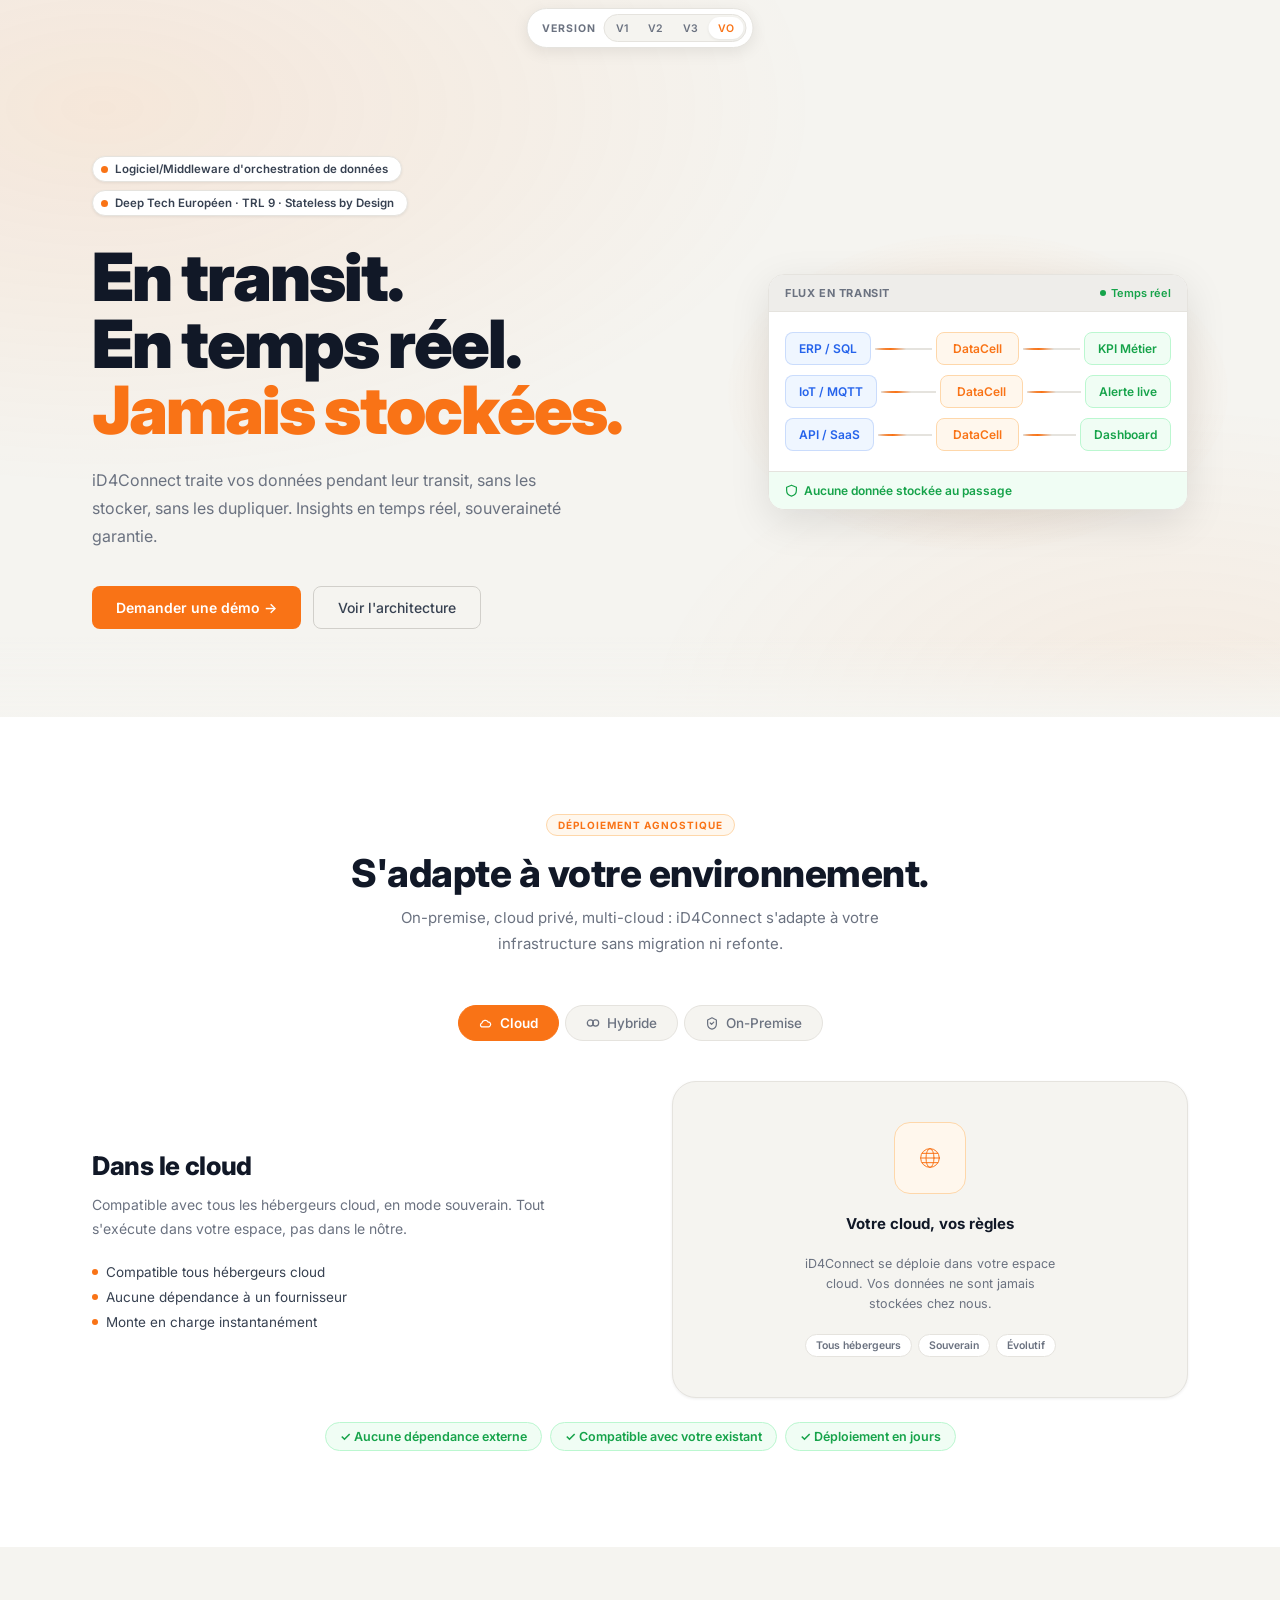
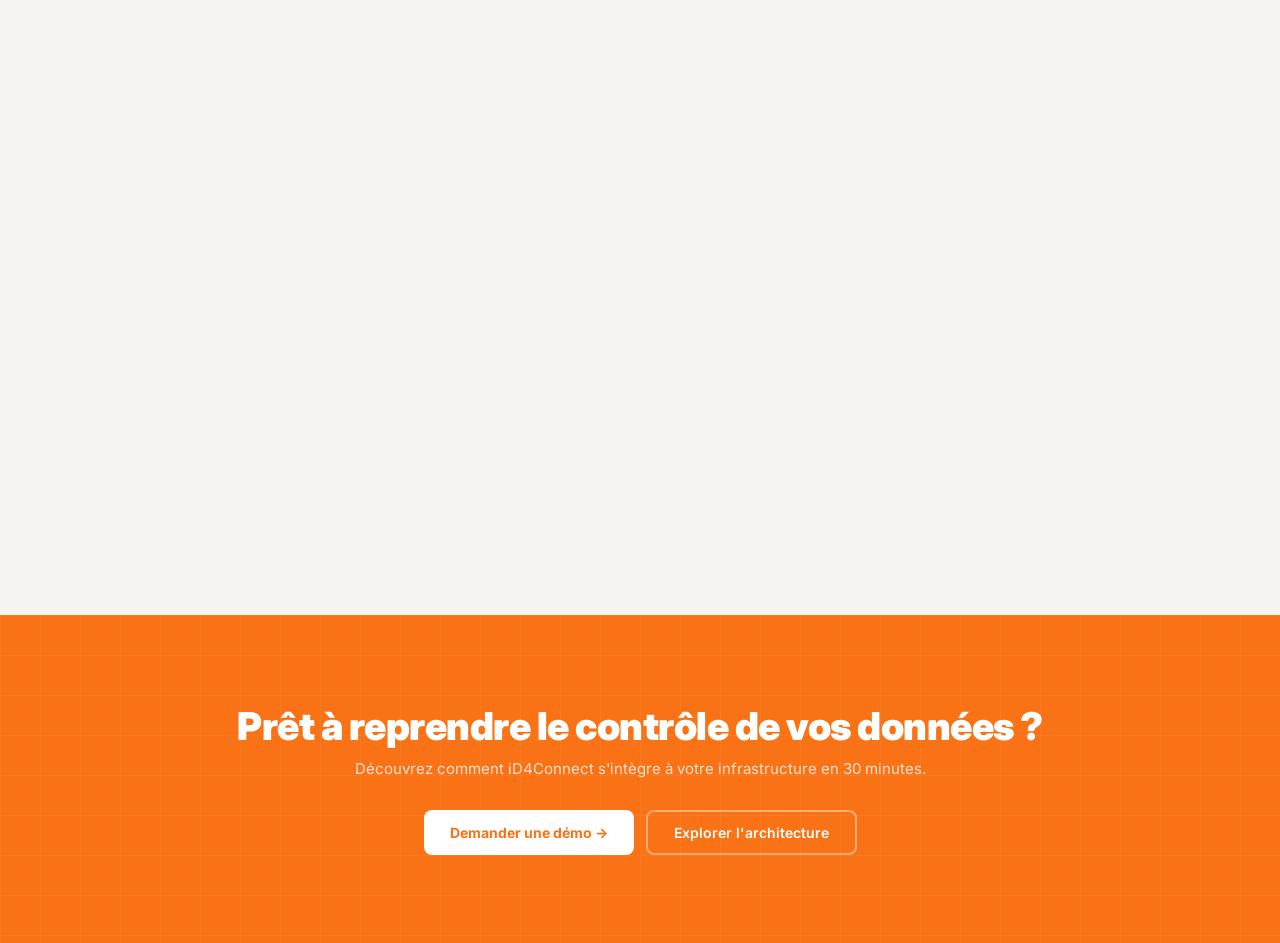
<file: vo.html>
<!DOCTYPE html>
<html lang="fr" data-theme="light">
<head>
<meta charset="UTF-8">
<meta name="viewport" content="width=device-width, initial-scale=1.0">
<title>iD4Connect — Version Originale (VO)</title>
<meta name="description" content="Version originale du site iD4Connect telle que livrée dans le thème WordPress V2.">
<meta name="theme-color" content="#F5F4F0" media="(prefers-color-scheme: light)">
<meta name="theme-color" content="#0C1221" media="(prefers-color-scheme: dark)">
<link rel="preconnect" href="https://fonts.googleapis.com">
<link rel="preconnect" href="https://fonts.gstatic.com" crossorigin>
<link href="https://fonts.googleapis.com/css2?family=Inter:wght@300;400;500;600;700;800;900&display=swap" rel="stylesheet">
<link rel="stylesheet" href="css/vo.css">
<style>
/* === Mini bandeau version (par-dessus le header WP original) === */
.vo-bar{position:fixed;top:8px;left:50%;transform:translateX(-50%);z-index:200;display:flex;align-items:center;gap:8px;background:#FFFFFF;border:1px solid #E5E3DE;border-radius:100px;padding:5px 6px 5px 14px;box-shadow:0 4px 16px rgba(0,0,0,.08);font-family:'Inter',sans-serif;}
[data-theme="dark"] .vo-bar{background:#162032;border-color:#1F2D3D;}
.vo-bar__label{font-size:10.5px;font-weight:700;letter-spacing:1px;text-transform:uppercase;color:#6B7280;}
.vo-bar__opts{display:flex;align-items:center;gap:1px;padding:2px;background:#F5F4F0;border:1px solid #E5E3DE;border-radius:100px;}
[data-theme="dark"] .vo-bar__opts{background:#0C1221;border-color:#1F2D3D;}
.vo-bar__opt{height:22px;padding:0 9px;display:inline-flex;align-items:center;font-size:10.5px;font-weight:600;letter-spacing:.5px;color:#6B7280;border-radius:100px;text-decoration:none;transition:all .15s;}
.vo-bar__opt:hover{color:#111827;}
[data-theme="dark"] .vo-bar__opt:hover{color:#F9FAFB;}
.vo-bar__opt.is-active{background:#FFFFFF;color:#F97316;box-shadow:0 1px 3px rgba(0,0,0,.07);}
[data-theme="dark"] .vo-bar__opt.is-active{background:#162032;}
body{padding-top:60px !important;}
@media(max-width:560px){.vo-bar{padding:4px 5px 4px 10px;gap:6px;}.vo-bar__label{display:none;}.vo-bar__opt{height:20px;padding:0 7px;font-size:10px;}}
</style>
<script>
(function(){
  try {
    var stored = localStorage.getItem('id4-theme');
    var theme = stored || (window.matchMedia('(prefers-color-scheme: dark)').matches ? 'dark' : 'light');
    document.documentElement.setAttribute('data-theme', theme);
  } catch(e) {}
})();
</script>
</head>
<body>

<div class="vo-bar" role="group" aria-label="Sélecteur de version">
  <span class="vo-bar__label">Version</span>
  <div class="vo-bar__opts">
    <a class="vo-bar__opt" href="index.html">V1</a>
    <a class="vo-bar__opt" href="v2.html">V2</a>
    <a class="vo-bar__opt" href="v3.html">V3</a>
    <a class="vo-bar__opt is-active" href="vo.html">VO</a>
  </div>
</div>

<section id="hero">
  <div class="wrap">
    <div class="hero-inner">
      <div>
        <div class="hero-badges">
          <div class="hero-badge"><span class="live-dot"></span>Logiciel/Middleware d'orchestration de données</div>
          <div class="hero-badge"><span class="live-dot"></span>Deep Tech Européen · TRL 9 · Stateless by Design</div>
        </div>
        <h1 class="hero-h1">
          <span class="line">En transit.</span>
          <span class="line">En temps réel.</span>
          <span class="line o">Jamais stockées.</span>
        </h1>
        <p class="hero-desc">iD4Connect traite vos données pendant leur transit, sans les stocker, sans les dupliquer. Insights en temps réel, souveraineté garantie.</p>
        <div class="hero-ctas">
          <a href="#contact" class="btn-p">Demander une démo →</a>
          <a href="#architecture" class="btn-g">Voir l'architecture</a>
        </div>
      </div>
      <div>
        <div class="flow-card">
          <div class="flow-card-head">
            <span class="fch-title">Flux en transit</span>
            <span class="fch-live"><span class="ld"></span>Temps réel</span>
          </div>
          <div class="flow-card-body">
            <div class="flow-row"><div class="f-node src">ERP / SQL</div><div class="f-conn"></div><div class="f-node cell">DataCell</div><div class="f-conn"></div><div class="f-node out">KPI Métier</div></div>
            <div class="flow-row"><div class="f-node src">IoT / MQTT</div><div class="f-conn"></div><div class="f-node cell">DataCell</div><div class="f-conn"></div><div class="f-node out">Alerte live</div></div>
            <div class="flow-row"><div class="f-node src">API / SaaS</div><div class="f-conn"></div><div class="f-node cell">DataCell</div><div class="f-conn"></div><div class="f-node out">Dashboard</div></div>
          </div>
          <div class="flow-card-foot">
            <svg width="13" height="13" viewBox="0 0 16 16" fill="none"><path d="M8 1.5L2 4v4c0 3.3 2.5 6.1 6 7 3.5-.9 6-3.7 6-7V4L8 1.5z" stroke="currentColor" stroke-width="1.5" stroke-linejoin="round"/></svg>
            Aucune donnée stockée au passage
          </div>
        </div>
      </div>
    </div>
  </div>
</section>

<!-- ═══ AGNOSTIC ═══ -->
<section id="agnostic" class="reveal">
  <div class="wrap">
    <div class="center-head">
      <div class="pill">Déploiement Agnostique</div>
      <h2 class="sec-title">S'adapte à votre environnement.</h2>
      <p class="sec-sub">On-premise, cloud privé, multi-cloud : iD4Connect s'adapte à votre infrastructure sans migration ni refonte.</p>
    </div>
    <div class="tabs">
      <button class="tab-btn active" data-tab="cloud"><svg viewBox="0 0 16 16" fill="none" stroke="currentColor" stroke-width="1.4" stroke-linecap="round" stroke-linejoin="round"><path d="M12.8 11a2.5 2.5 0 0 0-2.3-4 4 4 0 0 0-7.3 1A2.5 2.5 0 0 0 3 12.5h8.3a2.5 2.5 0 0 0 1.5-1.5z"/></svg>Cloud</button>
      <button class="tab-btn" data-tab="hybrid"><svg viewBox="0 0 16 16" fill="none" stroke="currentColor" stroke-width="1.4" stroke-linecap="round" stroke-linejoin="round"><circle cx="5" cy="8" r="3.5"/><circle cx="11" cy="8" r="3.5"/></svg>Hybride</button>
      <button class="tab-btn" data-tab="onprem"><svg viewBox="0 0 16 16" fill="none" stroke="currentColor" stroke-width="1.4" stroke-linecap="round" stroke-linejoin="round"><path d="M8 2 3 4.5v4.5c0 2.8 2 5.2 5 6 3-.8 5-3.2 5-6V4.5L8 2z"/><path d="M6 8l1.5 1.5L10 7"/></svg>On-Premise</button>
    </div>
    <div class="tab-panel active" id="tab-cloud">
      <div class="panel-left">
        <h3>Dans le cloud</h3>
        <p>Compatible avec tous les hébergeurs cloud, en mode souverain. Tout s'exécute dans votre espace, pas dans le nôtre.</p>
        <div class="pfeats"><div class="pf">Compatible tous hébergeurs cloud</div><div class="pf">Aucune dépendance à un fournisseur</div><div class="pf">Monte en charge instantanément</div></div>
      </div>
      <div class="panel-visual">
        <div class="pv-ico"><svg viewBox="0 0 48 48" fill="none" stroke="currentColor" stroke-width="1.5" stroke-linecap="round" stroke-linejoin="round"><circle cx="24" cy="24" r="14"/><ellipse cx="24" cy="24" rx="6" ry="14"/><path d="M10 24h28"/><path d="M12 17h24M12 31h24"/></svg></div>
        <div class="pv-label">Votre cloud, vos règles</div>
        <div class="pv-sub">iD4Connect se déploie dans votre espace cloud. Vos données ne sont jamais stockées chez nous.</div>
        <div class="pv-tags"><span class="pv-tag">Tous hébergeurs</span><span class="pv-tag">Souverain</span><span class="pv-tag">Évolutif</span></div>
      </div>
    </div>
    <div class="tab-panel" id="tab-hybrid">
      <div class="panel-left">
        <h3>Architecture Hybride</h3>
        <p>Combinez vos serveurs locaux et le cloud selon la sensibilité de vos données. Un seul pilotage, plusieurs environnements.</p>
        <div class="pfeats"><div class="pf">Pilotage unifié sur tous les environnements</div><div class="pf">Contrôle fin donnée par donnée</div><div class="pf">Migration progressive, sans coupure</div><div class="pf">Données sensibles en local, le reste en cloud</div></div>
      </div>
      <div class="panel-visual">
        <div class="pv-ico"><svg viewBox="0 0 48 48" fill="none" stroke="currentColor" stroke-width="1.5" stroke-linecap="round" stroke-linejoin="round"><path d="M32 16A12 12 0 0 0 13.5 13"/><path d="M16 32a12 12 0 0 0 18.5 3"/><path d="M13.5 13L10 16.5l4 2"/><path d="M34.5 35l3.5-3.5-4-2"/></svg></div>
        <div class="pv-label">Local + Cloud<br>Un seul pilotage</div>
        <div class="pv-sub">Les données sensibles restent chez vous, les flux légers passent par le cloud.</div>
        <div class="pv-tags"><span class="pv-tag">Pilotage unifié</span><span class="pv-tag">Migration progressive</span></div>
      </div>
    </div>
    <div class="tab-panel" id="tab-onprem">
      <div class="panel-left">
        <h3>Déploiement dans vos locaux</h3>
        <p>Installation complète sur vos serveurs. Données 100% sous votre contrôle, jamais exposées à l'extérieur. Idéal pour le secteur public et la santé.</p>
        <div class="pfeats"><div class="pf">Réseau totalement isolé</div><div class="pf">Applications totalement cloisonnées</div><div class="pf">Aucune connexion vers l'extérieur</div><div class="pf">Déploiement en jours</div></div>
      </div>
      <div class="panel-visual">
        <div class="pv-ico"><svg viewBox="0 0 48 48" fill="none" stroke="currentColor" stroke-width="1.5" stroke-linecap="round" stroke-linejoin="round"><rect x="12" y="22" width="24" height="16" rx="3"/><path d="M17 22v-5a7 7 0 0 1 14 0v5"/><circle cx="24" cy="31" r="2"/><path d="M24 33v3"/></svg></div>
        <div class="pv-label">Données 100% dans<br>votre périmètre</div>
        <div class="pv-sub">Aucune connexion vers l'extérieur. Idéal secteur public, santé, défense.</div>
        <div class="pv-tags"><span class="pv-tag">Totalement isolé</span><span class="pv-tag">Aucune dépendance</span><span class="pv-tag">En jours</span></div>
      </div>
    </div>
    <div class="cs" style="justify-content:center;margin-top:24px;">
      <span class="cs-item g">✓ Aucune dépendance externe</span><span class="cs-item g">✓ Compatible avec votre existant</span><span class="cs-item g">✓ Déploiement en jours</span>
    </div>
  </div>
</section>

<!-- ═══ DT ═══ -->
<section id="dt" class="reveal">
  <div class="wrap">
    <div class="dt-head">
      <div class="pill">Complémentarité</div>
      <h2>iD4Connect ne remplace pas vos outils.<br><span class="o">Il les rend meilleurs.</span></h2>
      <p>Vous avez déjà une infrastructure en place. iD4Connect s'y insère sans tout réarchitecturer, sans formation longue, sans migration de données.</p>
    </div>
    <div class="dt-grid">
      <div class="dt-card reveal" onclick="openCompModal('bi')">
        <div class="dt-card-top"><div class="dt-card-meta">Vous avez</div><div class="dt-tool"><div class="dt-tool-ico"><svg viewBox="0 0 16 16" fill="none" stroke="currentColor" stroke-width="1.5"><rect x="2" y="9" width="3" height="5" rx=".5"/><rect x="6.5" y="5" width="3" height="9" rx=".5"/><rect x="11" y="2" width="3" height="12" rx=".5"/><path d="M2 9L6 6l4 1 4-4"/></svg></div><div><div class="dt-tool-name">Votre outil BI</div><div class="dt-tool-sub">Tableaux de bord alimentés en batch</div></div></div></div>
        <div class="dt-plus"><svg viewBox="0 0 12 12" fill="none" stroke="currentColor" stroke-width="2"><path d="M6 2v8M2 6h8"/></svg><span class="dt-plus-lbl">iD4Connect</span></div>
        <div class="dt-result"><div class="dt-result-lbl">Résultat</div><div class="dt-result-title">BI temps réel</div><div class="dt-result-sub">Dashboards live, sans DWH ni pipeline à maintenir en amont</div></div>
      </div>
      <div class="dt-card reveal" onclick="openCompModal('siem')">
        <div class="dt-card-top"><div class="dt-card-meta">Vous avez</div><div class="dt-tool"><div class="dt-tool-ico"><svg viewBox="0 0 16 16" fill="none" stroke="currentColor" stroke-width="1.5"><path d="M8 1.5L2 4v4c0 3.3 2.5 6.1 6 7 3.5-.9 6-3.7 6-7V4L8 1.5z"/></svg></div><div><div class="dt-tool-name">Votre SIEM / EDR</div><div class="dt-tool-sub">Logs bruts, corrélation limitée</div></div></div></div>
        <div class="dt-plus"><svg viewBox="0 0 12 12" fill="none" stroke="currentColor" stroke-width="2"><path d="M6 2v8M2 6h8"/></svg><span class="dt-plus-lbl">iD4Connect</span></div>
        <div class="dt-result"><div class="dt-result-lbl">Résultat</div><div class="dt-result-title">Détection enrichie</div><div class="dt-result-sub">Contexte métier sur chaque alerte, corrélation cross-sources en transit</div></div>
      </div>
      <div class="dt-card reveal" onclick="openCompModal('crm')">
        <div class="dt-card-top"><div class="dt-card-meta">Vous avez</div><div class="dt-tool"><div class="dt-tool-ico"><svg viewBox="0 0 16 16" fill="none" stroke="currentColor" stroke-width="1.5"><rect x="2" y="3" width="5" height="4" rx="1"/><rect x="9" y="3" width="5" height="4" rx="1"/><rect x="2" y="9" width="5" height="4" rx="1"/><rect x="9" y="9" width="5" height="4" rx="1"/><path d="M4.5 7v2M11.5 7v2M7 5h2M7 11h2"/></svg></div><div><div class="dt-tool-name">Votre CRM / ERP</div><div class="dt-tool-sub">Données cloisonnées par outil</div></div></div></div>
        <div class="dt-plus"><svg viewBox="0 0 12 12" fill="none" stroke="currentColor" stroke-width="2"><path d="M6 2v8M2 6h8"/></svg><span class="dt-plus-lbl">iD4Connect</span></div>
        <div class="dt-result"><div class="dt-result-lbl">Résultat</div><div class="dt-result-title">Vision unifiée</div><div class="dt-result-sub">Croisement multi-sources instantané, sans duplication ni migration</div></div>
      </div>
      <div class="dt-card reveal" onclick="openCompModal('etl')">
        <div class="dt-card-top"><div class="dt-card-meta">Vous avez</div><div class="dt-tool"><div class="dt-tool-ico"><svg viewBox="0 0 16 16" fill="none" stroke="currentColor" stroke-width="1.5"><path d="M2 4h3v8H2zM7 2h3v12H7zM12 6h2v6h-2z"/></svg></div><div><div class="dt-tool-name">Votre ETL</div><div class="dt-tool-sub">Batch, staging, latence accumulée</div></div></div></div>
        <div class="dt-plus"><svg viewBox="0 0 12 12" fill="none" stroke="currentColor" stroke-width="2"><path d="M6 2v8M2 6h8"/></svg><span class="dt-plus-lbl">iD4Connect</span></div>
        <div class="dt-result"><div class="dt-result-lbl">Résultat</div><div class="dt-result-title">Pipeline allégé</div><div class="dt-result-sub">iD4Connect absorbe les flux temps réel, votre ETL garde les traitements batch complexes</div></div>
      </div>
      <div class="dt-card reveal" onclick="openCompModal('dwh')">
        <div class="dt-card-top"><div class="dt-card-meta">Vous avez</div><div class="dt-tool"><div class="dt-tool-ico"><svg viewBox="0 0 16 16" fill="none" stroke="currentColor" stroke-width="1.5"><ellipse cx="8" cy="4" rx="5" ry="1.8"/><path d="M3 4v3c0 1 2.2 1.8 5 1.8s5-.8 5-1.8V4"/><path d="M3 7v3c0 1 2.2 1.8 5 1.8s5-.8 5-1.8V7"/><path d="M3 10v2c0 1 2.2 1.8 5 1.8s5-.8 5-1.8v-2"/></svg></div><div><div class="dt-tool-name">Votre Data Warehouse</div><div class="dt-tool-sub">Données centralisées, schéma figé</div></div></div></div>
        <div class="dt-plus"><svg viewBox="0 0 12 12" fill="none" stroke="currentColor" stroke-width="2"><path d="M6 2v8M2 6h8"/></svg><span class="dt-plus-lbl">iD4Connect</span></div>
        <div class="dt-result"><div class="dt-result-lbl">Résultat</div><div class="dt-result-title">Insights à la source</div><div class="dt-result-sub">Données vivantes interrogées directement, sans centralisation</div></div>
      </div>
      <div class="dt-card reveal" onclick="openCompModal('esb')">
        <div class="dt-card-top"><div class="dt-card-meta">Vous avez</div><div class="dt-tool"><div class="dt-tool-ico"><svg viewBox="0 0 16 16" fill="none" stroke="currentColor" stroke-width="1.5"><rect x="1" y="6" width="4" height="4" rx="1"/><rect x="11" y="6" width="4" height="4" rx="1"/><rect x="6" y="3" width="4" height="4" rx="1"/><rect x="6" y="9" width="4" height="4" rx="1"/><path d="M5 8h1M10 8h1M8 7V5M8 9v2"/></svg></div><div><div class="dt-tool-name">Votre ESB / Middleware</div><div class="dt-tool-sub">Transport applicatif, sans intelligence data</div></div></div></div>
        <div class="dt-plus"><svg viewBox="0 0 12 12" fill="none" stroke="currentColor" stroke-width="2"><path d="M6 2v8M2 6h8"/></svg><span class="dt-plus-lbl">iD4Connect</span></div>
        <div class="dt-result"><div class="dt-result-lbl">Résultat</div><div class="dt-result-title">Transport intelligent</div><div class="dt-result-sub">Transformation sémantique en transit, logique métier embarquée</div></div>
      </div>
    </div>
    <div class="dt-note">
      <svg viewBox="0 0 16 16" fill="none" stroke="currentColor" stroke-width="1.5"><circle cx="8" cy="8" r="6.5"/><line x1="8" y1="7" x2="8" y2="11" stroke-linecap="round"/><circle cx="8" cy="5" r=".8" fill="currentColor"/></svg>
      <span><strong>Votre équipe garde ses outils.</strong> iD4Connect s'intègre en quelques jours, sans migration de données, sans formation longue, sans risque.</span>
    </div>
  </div>
</section>

<!-- ═══ SOV ═══ -->
<section id="sov" class="reveal">
  <div class="wrap">

    <div style="text-align:center;margin-bottom:56px;">
      <div class="pill">Souveraineté & Gouvernance</div>
      <h2 style="font-size:clamp(1.8rem,3vw,2.6rem);font-weight:900;letter-spacing:-.5px;line-height:1.1;color:var(--t9);margin-bottom:12px;">
        Vos données ne quittent<br>jamais votre infrastructure.
      </h2>
      <p style="font-size:15px;color:var(--t5);max-width:560px;margin:0 auto;line-height:1.7;">
        Dans un monde soumis aux lois d'accès extraterritorial, l'hébergement chez des acteurs soumis au droit américain crée un risque juridique réel, même si leurs serveurs sont physiquement en Europe.
      </p>
    </div>

    <div class="sov-manifeste">
      <div class="sov-ligne">
        <div class="sov-ligne-stat">
          <span class="sov-stat-n">0</span>
          <span class="sov-stat-u">octet stocké<br>hors de votre SI</span>
        </div>
        <div class="sov-ligne-sep"></div>
        <div class="sov-ligne-body">
          <div class="sov-ligne-label">Données à la source</div>
          <div class="sov-ligne-title">Vos données restent dans votre périmètre.</div>
          <div class="sov-ligne-desc">Les DataCells se déploient directement dans votre infrastructure. Vos données transitent exclusivement dans votre environnement, jamais dans le nôtre.</div>
        </div>
      </div>
      <div class="sov-ligne">
        <div class="sov-ligne-stat">
          <span class="sov-stat-n">5×</span>
          <span class="sov-stat-u">moins cher qu'une<br>plateforme data classique</span>
        </div>
        <div class="sov-ligne-sep"></div>
        <div class="sov-ligne-body">
          <div class="sov-ligne-label">Conformité by design</div>
          <div class="sov-ligne-title">La conformité est l'architecture, pas une option.</div>
          <div class="sov-ligne-desc">Aucune copie, aucun stockage intermédiaire. La conformité n'est pas une couche ajoutée, elle est structurelle, renforcée par des modèles API à chaque transformation.</div>
        </div>
      </div>
      <div class="sov-ligne">
        <div class="sov-ligne-stat">
          <span class="sov-stat-n">TRL9</span>
          <span class="sov-stat-u">maturité industrielle<br>maximale</span>
        </div>
        <div class="sov-ligne-sep"></div>
        <div class="sov-ligne-body">
          <div class="sov-ligne-label">Alternative européenne</div>
          <div class="sov-ligne-title">100% européen, sans compromis.</div>
          <div class="sov-ligne-desc">15 ans de R&D européenne. Aucune dépendance à une juridiction étrangère. Les exigences des secteurs les plus contraints sont couvertes nativement dès le premier déploiement.</div>
        </div>
      </div>
    </div>

    <div class="sov-risk-band">
      <div class="sov-risk-left">
        <div class="sov-risk-badge">
          <svg width="12" height="12" viewBox="0 0 16 16" fill="none"><path d="M8 2L1.5 13.5h13L8 2z" stroke="currentColor" stroke-width="1.5" stroke-linejoin="round"/><line x1="8" y1="7" x2="8" y2="10" stroke="currentColor" stroke-width="1.5" stroke-linecap="round"/><circle cx="8" cy="12" r=".8" fill="currentColor"/></svg>
          Risque juridique réel
        </div>
        <p class="sov-risk-text">
          Les données hébergées chez des acteurs soumis au droit américain sont <strong>juridiquement accessibles par les autorités américaines sans notification préalable</strong>, même si les serveurs sont physiquement en Europe.
        </p>
        <div class="sov-comply-tags" style="margin-top:16px;">
          <span class="ctag">✓ Zéro copie, zéro stockage</span>
          <span class="ctag">✓ Données dans votre périmètre</span>
          <span class="ctag">✓ Souveraineté garantie</span>
          <span class="ctag">✓ Déployé dans votre infra</span>
        </div>
      </div>
      <div class="sov-risk-sources">
        <div class="sov-risk-sources-lbl">Sources juridiques</div>
        <a class="sov-src2" href="https://www.eurojust.europa.eu/publication/cloud-act" target="_blank" rel="noopener">
          <div class="sov-src2-ico"><svg viewBox="0 0 16 16" fill="none" stroke="currentColor" stroke-width="1.5"><path d="M4 1h6l4 4v10H4V1z"/><polyline points="10 1 10 5 14 5"/></svg></div>
          <div><div class="sov-src2-name">CLOUD Act · Eurojust</div><div class="sov-src2-ref">Agence UE · eurojust.europa.eu</div></div>
          <svg class="sov-src2-arr" viewBox="0 0 12 12" fill="none" stroke="currentColor" stroke-width="1.5"><path d="M2.5 9.5l7-7M4 2.5h5.5v5.5"/></svg>
        </a>
        <a class="sov-src2" href="https://cdt.org/insights/fisa-702-expansion-impact-on-the-eu-u-s-data-privacy-framework/" target="_blank" rel="noopener">
          <div class="sov-src2-ico"><svg viewBox="0 0 16 16" fill="none" stroke="currentColor" stroke-width="1.5"><rect x="2" y="1" width="12" height="14" rx="1"/><line x1="5" y1="6" x2="11" y2="6"/><line x1="5" y1="9" x2="9" y2="9"/></svg></div>
          <div><div class="sov-src2-name">FISA 702 & Data Privacy · CDT</div><div class="sov-src2-ref">Center for Democracy & Technology · cdt.org</div></div>
          <svg class="sov-src2-arr" viewBox="0 0 12 12" fill="none" stroke="currentColor" stroke-width="1.5"><path d="M2.5 9.5l7-7M4 2.5h5.5v5.5"/></svg>
        </a>
        <a class="sov-src2" href="https://iapp.org/news/a/the-schrems-ii-decision-eu-us-data-transfers-in-question" target="_blank" rel="noopener">
          <div class="sov-src2-ico"><svg viewBox="0 0 16 16" fill="none" stroke="currentColor" stroke-width="1.5"><circle cx="8" cy="8" r="6"/><line x1="5" y1="8" x2="11" y2="8"/><line x1="8" y1="5" x2="8" y2="11"/></svg></div>
          <div><div class="sov-src2-name">Arrêt Schrems II · IAPP</div><div class="sov-src2-ref">Int'l Assoc. of Privacy Professionals · iapp.org</div></div>
          <svg class="sov-src2-arr" viewBox="0 0 12 12" fill="none" stroke="currentColor" stroke-width="1.5"><path d="M2.5 9.5l7-7M4 2.5h5.5v5.5"/></svg>
        </a>
        <a class="sov-src2" href="https://www.heise.de/news/Gutachten-US-Behoerden-haben-weitreichenden-Zugriff-auf-europaeische-Cloud-Daten-11111043.html" target="_blank" rel="noopener">
          <div class="sov-src2-ico"><svg viewBox="0 0 16 16" fill="none" stroke="currentColor" stroke-width="1.5"><path d="M8 2l1.5 3 3.5.5-2.5 2.5.5 3.5L8 10l-3 1.5.5-3.5L3 5.5l3.5-.5z"/></svg></div>
          <div><div class="sov-src2-name">Rapport BMI · déc. 2025 · Heise</div><div class="sov-src2-ref">Accès US aux clouds européens · heise.de</div></div>
          <svg class="sov-src2-arr" viewBox="0 0 12 12" fill="none" stroke="currentColor" stroke-width="1.5"><path d="M2.5 9.5l7-7M4 2.5h5.5v5.5"/></svg>
        </a>
      </div>
    </div>

  </div>
</section>

<!-- ═══ PARTNERS MASQUÉ ═══
<section id="partners" class="reveal">
  <div class="wrap">
    <div class="pt-head">
      <div class="pill">Partenaires</div>
      <h2>Ils déploient iD4Connect</h2>
      <p>Des organisations qui transforment leur approche de la data</p>
    </div>
    <div class="pt-logos">
      <a href="https://heliaq.fr/" target="_blank" rel="noopener" class="pt-chip">
        <div class="pt-chip-ico"><svg viewBox="0 0 16 16" fill="none" stroke="currentColor" stroke-width="1.5"><rect x="2" y="3" width="12" height="4" rx="1"/><rect x="2" y="9" width="12" height="4" rx="1"/><circle cx="12.5" cy="5" r=".8" fill="currentColor" stroke="none"/><circle cx="12.5" cy="11" r=".8" fill="currentColor" stroke="none"/></svg></div>
        <div><div class="pt-name">Heliaq</div><div class="pt-tag">ESN · Cloud, Cyber & Services Managés · France</div></div>
      </a>
      <a href="https://www.nrb.be/fr" target="_blank" rel="noopener" class="pt-chip">
        <div class="pt-chip-ico"><svg viewBox="0 0 16 16" fill="none" stroke="currentColor" stroke-width="1.5"><path d="M8 1.5L2 4v4c0 3.3 2.5 6.1 6 7 3.5-.9 6-3.7 6-7V4L8 1.5z"/></svg></div>
        <div><div class="pt-name">NRB</div><div class="pt-tag">Top 3 ICT · Infrastructure & Cloud · Belgique</div></div>
      </a>
      <a href="https://www.nrjbi.com/" target="_blank" rel="noopener" class="pt-chip">
        <div class="pt-chip-ico"><svg viewBox="0 0 16 16" fill="none" stroke="currentColor" stroke-width="1.5"><rect x="2" y="9" width="3" height="5" rx=".5"/><rect x="6.5" y="5" width="3" height="9" rx=".5"/><rect x="11" y="2" width="3" height="12" rx=".5"/></svg></div>
        <div><div class="pt-name">NRJBI</div><div class="pt-tag">Conseil BI & Data · MicroStrategy, Power BI · France</div></div>
      </a>
    </div>
  </div>
</section>

═══ FIN PARTNERS MASQUÉ -->
<!-- ═══ CTA ═══ -->
<section id="cta">
  <div class="wrap">
    <h2>Prêt à reprendre le contrôle de vos données ?</h2>
    <p>Découvrez comment iD4Connect s'intègre à votre infrastructure en 30 minutes.</p>
    <div class="cta-btns">
      <a href="#contact" class="btn-w">Demander une démo →</a>
      <a href="#architecture" class="btn-wo">Explorer l'architecture</a>
    </div>
  </div>
</section>

<!-- MODAL COMPLEMENTARITE -->
<div class="cm-overlay" id="cm-overlay">
  <div class="cm-modal">
    <div class="cm-header">
      <div class="cm-top">
        <div class="cm-title-area"><div class="cm-icon" id="cm-icon"></div><div><div class="cm-badge" id="cm-badge"></div><h2 id="cm-title"></h2></div></div>
        <button class="cm-close" onclick="closeCompModal()">&#10005;</button>
      </div>
      <p class="cm-desc" id="cm-desc"></p>
      <div class="cm-tabs" id="cm-tabs"></div>
    </div>
    <div class="cm-body" id="cm-body"></div>
  </div>
</div>


<script>
if(typeof theme==='undefined') var theme=localStorage.getItem('id4-theme')||(matchMedia('(prefers-color-scheme:dark)').matches?'dark':'light');
if(typeof applyTheme==='undefined') var applyTheme=function(t){document.documentElement.setAttribute('data-theme',t);document.body&&document.body.setAttribute('data-theme',t);theme=t;};
applyTheme(theme);

document.querySelectorAll('.tab-btn').forEach(btn=>{
  btn.addEventListener('click',()=>{
    document.querySelectorAll('.tab-btn').forEach(b=>b.classList.remove('active'));
    document.querySelectorAll('.tab-panel').forEach(p=>p.classList.remove('active'));
    btn.classList.add('active');
    document.getElementById('tab-'+btn.dataset.tab).classList.add('active');
  });
});

async function loadComp(id,file){
  try{const r=await fetch(file);if(!r.ok)return;const html=await r.text();const el=document.getElementById(id);if(!el)return;el.innerHTML=html;el.querySelectorAll('script').forEach(s=>{const ns=document.createElement('script');ns.textContent=s.textContent;document.head.appendChild(ns);});}catch(e){}
}

window.addEventListener('load',async()=>{
  // header géré par WordPress
  // footer géré par WordPress
  const t=localStorage.getItem('id4-theme')||(matchMedia('(prefers-color-scheme:dark)').matches?'dark':'light');
  document.documentElement.setAttribute('data-theme',t);
  document.body.setAttribute('data-theme',t);
  document.addEventListener('themeChange',e=>{document.documentElement.setAttribute('data-theme',e.detail);document.body.setAttribute('data-theme',e.detail);});
  const io=new IntersectionObserver(entries=>{
    entries.forEach(e=>{
      if(e.isIntersecting){e.target.classList.remove('hidden');e.target.classList.add('visible');}
      else{const rect=e.target.getBoundingClientRect();if(rect.top<0){e.target.classList.remove('visible');e.target.classList.add('hidden');}else{e.target.classList.remove('visible','hidden');}}
    });
  },{threshold:0.06});
  document.querySelectorAll('.reveal').forEach(el=>io.observe(el));
});

const CM_TAB_ICONS={
  compare:'<svg viewBox="0 0 16 16" fill="none" stroke="currentColor" stroke-width="1.5"><path d="M2 8h12M8 2v12"/></svg>',
  integration:'<svg viewBox="0 0 16 16" fill="none" stroke="currentColor" stroke-width="1.5"><circle cx="5" cy="8" r="3"/><circle cx="11" cy="8" r="3"/></svg>',
  benefices:'<svg viewBox="0 0 16 16" fill="none" stroke="currentColor" stroke-width="1.5"><polyline points="2 12 6 6 10 9 14 3"/><polyline points="11 3 14 3 14 6"/></svg>',
  technique:'<svg viewBox="0 0 16 16" fill="none" stroke="currentColor" stroke-width="1.5"><path d="M10.3 1.5l-1.8 1.8 4 4 1.8-1.8a1 1 0 0 0 0-1.4l-2.6-2.6a1 1 0 0 0-1.4 0z"/><path d="M8.5 3.3L1.5 10.3v3.2h3.2l7-7"/></svg>'
};
const CM_ICONS={bolt:'<svg viewBox="0 0 16 16" fill="none" stroke="currentColor" stroke-width="1.5"><path d="M9 1L4 9h5l-2 6 7-9H9L11 1z" stroke-linejoin="round"/></svg>',shield:'<svg viewBox="0 0 16 16" fill="none" stroke="currentColor" stroke-width="1.5"><path d="M8 1.5L2.5 4v4c0 3.3 2.3 6.1 5.5 7 3.2-.9 5.5-3.7 5.5-7V4L8 1.5z"/><path d="M5.5 8l2 2 3.5-3.5"/></svg>',check:'<svg viewBox="0 0 16 16" fill="none" stroke="currentColor" stroke-width="1.5"><circle cx="8" cy="8" r="6.5"/><path d="M5.5 8l2 2 3.5-3.5"/></svg>',search:'<svg viewBox="0 0 16 16" fill="none" stroke="currentColor" stroke-width="1.5"><circle cx="7" cy="7" r="4.5"/><path d="M10.5 10.5L14 14"/></svg>',target:'<svg viewBox="0 0 16 16" fill="none" stroke="currentColor" stroke-width="1.5"><circle cx="8" cy="8" r="6"/><circle cx="8" cy="8" r="2.5"/><circle cx="8" cy="8" r=".8" fill="currentColor"/></svg>',chart:'<svg viewBox="0 0 16 16" fill="none" stroke="currentColor" stroke-width="1.5"><path d="M2 14l4-5 3 2.5L14 5"/><path d="M11 5h3v3"/></svg>',money:'<svg viewBox="0 0 16 16" fill="none" stroke="currentColor" stroke-width="1.5"><line x1="8" y1="1" x2="8" y2="15"/><path d="M11.5 4.5H6.5a2 2 0 0 0 0 4h3a2 2 0 0 1 0 4H4.5"/></svg>',users:'<svg viewBox="0 0 16 16" fill="none" stroke="currentColor" stroke-width="1.5"><circle cx="6" cy="5" r="2.5"/><path d="M1 14c0-2.8 2.2-5 5-5s5 2.2 5 5"/><circle cx="12" cy="5.5" r="1.8"/><path d="M12 9c1.7 0 3 1.3 3 3"/></svg>',ban:'<svg viewBox="0 0 16 16" fill="none" stroke="currentColor" stroke-width="1.5"><circle cx="8" cy="8" r="6"/><path d="M3.8 3.8l8.4 8.4"/></svg>',clock:'<svg viewBox="0 0 16 16" fill="none" stroke="currentColor" stroke-width="1.5"><circle cx="8" cy="8" r="6.5"/><path d="M8 4.5V8l2.5 1.5"/></svg>',wrench:'<svg viewBox="0 0 16 16" fill="none" stroke="currentColor" stroke-width="1.5"><path d="M10.3 1.5l-1.8 1.8 4 4 1.8-1.8a1 1 0 0 0 0-1.4l-2.6-2.6a1 1 0 0 0-1.4 0z"/><path d="M8.5 3.3L1.5 10.3v3.2h3.2l7-7"/></svg>'};
const COMP_DATA={bi:{title:'BI temps reel',color:'#3B82F6',icon:'<svg viewBox="0 0 24 24" fill="none" stroke="white" stroke-width="2"><rect x="3" y="12" width="4" height="9"/><rect x="10" y="8" width="4" height="13"/><rect x="17" y="4" width="4" height="17"/></svg>',desc:"iD4Connect ne remplace pas votre outil BI, il le rend temps reel. Vos dashboards Power BI, Tableau ou Qlik accedent directement aux sources via les DataCells, avec des donnees fraiches a la seconde pres.",avant:[{l:'Donnees en batch',d:'Rafraichissement nocturne ou toutes les heures'},{l:'DWH a maintenir',d:'Infrastructure lourde, licences elevees'},{l:'Pipelines ETL lourds',d:'Dizaines de jobs a maintenir et debugger'},{l:'Latence decisionnelle',d:'Decisions basees sur des donnees decalees'}],apres:[{l:'Temps reel natif',d:'Chaque evenement visible en moins de 2 secondes'},{l:'Zero DWH',d:'Interrogation des sources a la volee'},{l:'Zero pipeline',d:'Transformation a la source, dans le flux'},{l:'Decision instantanee',d:'KPIs a jour en continu'}],integrations:[{name:'Power BI',format:'DirectQuery / REST',desc:'Connexion native via DirectQuery, visuels mis a jour en temps reel.',protocols:['DirectQuery','REST API','Push Dataset'],color:'#F59E0B'},{name:'Tableau',format:'Live Connection / JDBC',desc:'Connexion live, les extraits .hyper deviennent optionnels.',protocols:['JDBC Live','Hyper API','REST API'],color:'#1E40AF'},{name:'Qlik Sense',format:'Direct Access / REST',desc:"Donnees temps reel sans rechargement d'app.",protocols:['ODBC Direct','REST connector','QVD streaming'],color:'#059669'},{name:'Grafana / Superset',format:'SQL / Plugin',desc:'Connexion native pour le monitoring temps reel et l\'IoT.',protocols:['PostgreSQL wire','Plugin Grafana','REST API'],color:'#E11D48'}],kpis:[{label:'',value:'Donnees temps reel',detail:'',icon:'bolt'},{label:'',value:'Zero DWH',detail:'',icon:'ban'},{label:'',value:'Zero pipeline',detail:'',icon:'ban'},{label:'',value:'Insight instantane',detail:'',icon:'search'}],gains:[{t:'Reduction TCO de 60-80%',d:'Suppression des licences DWH et ETL.'},{t:'Deploiement 10x plus rapide',d:'Nouveau dashboard en heures, pas en semaines.'},{t:'Donnees toujours fraiches',d:'Etat reel a la seconde.'},{t:'Autonomie des metiers',d:"Les equipes creent sans dependre de l'IT."}],archi:[{l:'Type',v:'DataCell autonome'},{l:'Moteur',v:'Federation SQL + cache intelligent'},{l:'Exposition',v:'SQL endpoint, REST API, OData'},{l:'Protocoles',v:'JDBC, ODBC, REST, WebSocket'},{l:'Mode',v:'Stateless, zero copie'},{l:'Scalabilite',v:'1 DataCell par domaine'}],outils:[{name:'Power BI',compat:'Desktop, Service, Embedded'},{name:'Tableau',compat:'Desktop, Server, Cloud'},{name:'Qlik Sense',compat:'Enterprise, Cloud'},{name:'Grafana',compat:'OSS, Cloud, Enterprise'},{name:'Superset',compat:'Self-hosted, Preset Cloud'},{name:'Looker / Metabase',compat:'Cloud, Self-hosted'}],compliance:['Zero-copy','Chiffrement TLS/mTLS','OAuth2 / SSO','Audit trail natif','Souverainete europeenne'],callout:{title:'Votre BI, sans les contraintes',text:'iD4Connect agit comme une <strong>couche de federation intelligente</strong> entre vos sources et votre outil BI. <strong>Power BI, Tableau ou Qlik</strong> continuent comme avant, mais les donnees arrivent en temps reel.'}},siem:{title:'Detection enrichie',color:'#64748B',icon:'<svg viewBox="0 0 24 24" fill="none" stroke="white" stroke-width="2"><path d="M12 22s8-4 8-10V5l-8-3-8 3v7c0 6 8 10 8 10z"/><polyline points="9 12 11 14 15 10"/></svg>',desc:"iD4Connect ne remplace pas votre SIEM, il le rend intelligent.",avant:[{l:'Logs bruts non contextualises',d:'Millions de logs sans contexte metier'},{l:'Correlation limitee',d:'Impossible de croiser securite et donnees metier'},{l:'80% de faux positifs',d:"Les analystes trient au lieu d'investiguer"},{l:'Investigation lente',d:'45 min par dossier en moyenne'}],apres:[{l:'Alertes contextualisees',d:'Identite, application, donnees, impact business'},{l:'Correlation cross-sources',d:'Securite + flux metier + acces applicatifs'},{l:'Faux positifs ÷ 5',d:'Le contexte elimine 80% du bruit'},{l:'Investigation en 10 min',d:'Dossier pre-assemble automatiquement'}],integrations:[{name:'Splunk',format:'HEC / REST / Syslog',desc:'Enrichissement via HTTP Event Collector.',protocols:['HEC','REST API','Syslog CEF'],color:'#65A30D'},{name:'Microsoft Sentinel',format:'Log Analytics / CEF',desc:'Integration native Azure Sentinel.',protocols:['Log Analytics API','CEF / Syslog','Event Hub'],color:'#2563EB'},{name:'QRadar (IBM)',format:'Syslog / REST / STIX',desc:'Enrichissement des offenses avec contexte metier.',protocols:['Syslog CEF','REST API','STIX/TAXII'],color:'#1E40AF'},{name:'Elastic Security',format:'REST / Beats / Logstash',desc:'Enrichissement des documents ECS avant indexation.',protocols:['Elasticsearch API','Logstash filter','Filebeat'],color:'#E11D48'}],kpis:[{label:'',value:'Alertes fiabilisees',detail:'',icon:'target'},{label:'',value:'Investigation acceleree',detail:'',icon:'search'},{label:'',value:'Resolution rapide',detail:'',icon:'bolt'},{label:'',value:'Couverture etendue',detail:'',icon:'shield'}],gains:[{t:'SOC plus efficace',d:'Les analystes se concentrent sur les vraies menaces.'},{t:'Menaces invisibles detectees',d:'Exfiltration, insider threat, mouvements lateraux.'},{t:'Conformite reglementaire',d:'Tracabilite complete des acces aux donnees.'},{t:'ROI en 3 mois',d:"Reduction immediate du volume d'alertes."}],archi:[{l:'Type',v:'DataCell autonome'},{l:'Moteur',v:'Enrichissement streaming + correlation'},{l:'IA embarquee',v:'Scoring menace, graphe comportemental'},{l:'Protocoles',v:'Syslog, CEF, STIX, REST, Kafka'},{l:'Mode',v:'Stateless, zero donnee nominative'},{l:'Scalabilite',v:'1 DataCell par domaine / source'}],outils:[{name:'Splunk',compat:'Enterprise, Cloud, SOAR'},{name:'Sentinel',compat:'Azure, Logic Apps'},{name:'QRadar',compat:'CE, Enterprise, Cloud'},{name:'Elastic',compat:'Cloud, Self-managed'},{name:'Chronicle',compat:'SecOps, Cloud'},{name:'Wazuh',compat:'Open Source'}],compliance:['Haute disponibilite','Chiffrement TLS/mTLS','Zero Trust','Audit trail natif','Souverainete europeenne'],callout:{title:'Votre SIEM, avec la vision donnees',text:'iD4Connect agit comme une <strong>couche d\'enrichissement contextuel</strong>. <strong>Splunk, Sentinel ou QRadar</strong> continuent comme avant, chaque alerte arrive enrichie.'}},etl:{title:'Zero staging',color:'#0D9488',icon:'<svg viewBox="0 0 24 24" fill="none" stroke="white" stroke-width="2"><rect x="4" y="4" width="4" height="16" rx="1"/><rect x="10" y="4" width="4" height="16" rx="1"/><rect x="16" y="4" width="4" height="16" rx="1"/></svg>',desc:"iD4Connect ne remplace pas votre ETL du jour au lendemain, il le rend obsolete progressivement.",avant:[{l:'Traitements batch',d:'Extraction, transformation, chargement par lots la nuit'},{l:'Zone de staging obligatoire',d:'Copie temporaire avant chaque transformation'},{l:'Copie systematique',d:'Source vers staging vers cible, cout croissant'},{l:'Maintenance lourde',d:'Centaines de jobs a monitorer et debugger'}],apres:[{l:'Traitement en transit',d:'Transformation a la volee, resultat en millisecondes'},{l:'Zero staging',d:'Jamais copiees ni stockees temporairement'},{l:'Zero copie',d:'Donnees restent a la source'},{l:'Zero maintenance',d:'Adaptation automatique aux changements de schema'}],integrations:[{name:'Talend',format:'REST / JDBC / Kafka',desc:'Coexistence avec les jobs Talend. Migration progressive possible.',protocols:['REST API','JDBC','Kafka bridge'],color:'#0D9488'},{name:'Informatica',format:'REST / JDBC / PowerCenter',desc:'Complement pour le temps reel.',protocols:['REST API IDMC','JDBC/ODBC','Webhook'],color:'#1E40AF'},{name:'SSIS / Azure Data Factory',format:'REST / SQL / Azure',desc:'Memes destinations que SSIS/ADF mais en temps reel.',protocols:['REST API','SQL Server','Azure Event Hub'],color:'#7C3AED'},{name:'Apache NiFi / Airflow',format:'REST / Kafka / S3',desc:'Remplace les processors NiFi lourds par des DataCells legeres.',protocols:['REST API trigger','Kafka Connect','S3'],color:'#EA580C'}],kpis:[{label:'',value:'Traitement en transit',detail:'',icon:'bolt'},{label:'',value:'Zero staging',detail:'',icon:'ban'},{label:'',value:'Zero pipeline',detail:'',icon:'ban'},{label:'',value:'Conformite native',detail:'',icon:'shield'}],gains:[{t:'TCO divise par 5',d:'Suppression des licences ETL, du stockage staging et des equipes pipeline.'},{t:'Liberation des equipes data',d:"De 70% de maintenance a 80% de creation de valeur."},{t:'Conformite by architecture',d:'Zero copie = zero surface supplementaire.'},{t:'Migration progressive',d:'Chaque job remplace individuellement, zero risque.'}],archi:[{l:'Type',v:'DataCell autonome'},{l:'Moteur',v:'Stream processing a la volee'},{l:'Transformations',v:'Map, filter, join, aggregate, enrich'},{l:'Protocoles',v:'JDBC, REST, Kafka, MQTT, fichiers'},{l:'Mode',v:'Stateless, zero staging'},{l:'Scalabilite',v:'1 DataCell par flux / domaine'}],outils:[{name:'Talend',compat:'Open Studio, Cloud, DI'},{name:'Informatica',compat:'PowerCenter, IDMC'},{name:'SSIS',compat:'SQL Server, Azure ADF'},{name:'NiFi',compat:'OSS, HDF, Cloud'},{name:'Airflow',compat:'OSS, MWAA, Composer'},{name:'Matillion / Fivetran',compat:'Cloud-native ELT'}],compliance:['Zero-staging','Zero-copie','Chiffrement TLS/mTLS','Lineage automatique','Souverainete europeenne'],callout:{title:'Votre ETL, sans les contraintes',text:'Chaque <strong>DataCell</strong> prend en charge un flux : elle transforme, enrichit et route en transit, sans jamais copier. Migration <strong>un job a la fois</strong>, sans big bang.'}},crm:{title:'Vision unifiee',color:'#7C3AED',icon:'<svg viewBox="0 0 24 24" fill="none" stroke="white" stroke-width="2"><rect x="3" y="3" width="8" height="8" rx="1"/><rect x="13" y="3" width="8" height="8" rx="1"/><rect x="3" y="13" width="8" height="8" rx="1"/><rect x="13" y="13" width="8" height="8" rx="1"/></svg>',desc:"iD4Connect ne remplace pas votre CRM ni votre ERP, il les fait dialoguer.",avant:[{l:'Donnees isolees en silos',d:'CRM ignore les commandes ERP, ERP ignore le CRM'},{l:'Aucun croisement natif',d:'Export CSV + Excel + prieres'},{l:'Donnees dupliquees',d:'Meme client avec 4 orthographes differentes'},{l:'Integrations point-a-point',d:'N x (N-1)/2 connecteurs a maintenir'}],apres:[{l:'Vision unifiee instantanee',d:'DataGraph federe CRM, ERP, facturation en une vue unique'},{l:'Croisement multi-sources',d:'Une requete interroge tous les SI simultanement'},{l:'Golden record virtuel',d:'Reconciliation automatique sans MDM lourd'},{l:'Architecture en etoile legere',d:'1 point de connexion au lieu de N x (N-1)/2'}],integrations:[{name:'Salesforce',format:'REST / SOQL / CDC',desc:'Connexion native via REST API et Change Data Capture.',protocols:['REST API / SOQL','Bulk API 2.0','CDC','Platform Events'],color:'#0EA5E9'},{name:'SAP',format:'RFC / OData / BAPI',desc:'Integration profonde ECC, S/4HANA, CRM, BW.',protocols:['RFC / BAPI','OData','IDOC','CDS Views'],color:'#2563EB'},{name:'Microsoft Dynamics',format:'REST / OData / Dataverse',desc:'Connexion native Dynamics 365 et Dataverse.',protocols:['Web API OData v4','Dataverse SDK','Azure Service Bus'],color:'#7C3AED'},{name:'HubSpot / Zoho / Pipedrive',format:'REST / Webhook / GraphQL',desc:'Integration CRM mid-market et PME.',protocols:['REST API v3','GraphQL','Webhook','OAuth2'],color:'#EA580C'}],kpis:[{label:'',value:'Vue client 360',detail:'',icon:'users'},{label:'',value:'Integration simplifiee',detail:'',icon:'check'},{label:'',value:'Zero duplication',detail:'',icon:'ban'},{label:'',value:'Deploiement rapide',detail:'',icon:'bolt'}],gains:[{t:'Fin des silos sans big bang',d:'iD4Connect federe les SI existants en 3 semaines, pas en 18 mois.'},{t:'Productivite commerciale +30%',d:'Fiche client complete en 1 clic au lieu de 4 applications.'},{t:'Qualite de donnees sans effort',d:'Golden record virtuel, incoherences detectees en temps reel.'},{t:'Scalabilite sans dette technique',d:'Ajouter un SI = 1 connecteur, pas N integrations.'}],archi:[{l:'Type',v:'DataCell autonome'},{l:'Moteur',v:'Federation SQL + golden record virtuel'},{l:'IA embarquee',v:'Reconciliation, deduplication, matching'},{l:'Protocoles',v:'REST, OData, RFC, JDBC, GraphQL'},{l:'Mode',v:'Stateless, zero copie'},{l:'Scalabilite',v:'1 DataCell par domaine metier'}],outils:[{name:'Salesforce',compat:'Sales, Service, Platform'},{name:'SAP',compat:'ECC, S/4HANA, CRM'},{name:'Dynamics',compat:'365, Dataverse, Power Platform'},{name:'HubSpot',compat:'CRM, Marketing, Service'},{name:'Oracle',compat:'NetSuite, ERP Cloud'},{name:'Sage / Cegid',compat:'X3, 100c, Y2'}],compliance:['Zero-copie','Zero-duplication','Chiffrement TLS/mTLS','OAuth2 / SSO / SAML','Souverainete europeenne'],callout:{title:'Vos SI, enfin connectes',text:'iD4Connect agit comme un <strong>tissu connectif intelligent</strong>. Le <strong>DataGraph</strong> federe CRM, ERP, facturation et support en une vue unifiee temps reel.'}},dwh:{title:'Insights a la source',color:'#D97706',icon:'<svg viewBox="0 0 24 24" fill="none" stroke="white" stroke-width="2"><ellipse cx="12" cy="5" rx="9" ry="3"/><path d="M21 12c0 1.66-4 3-9 3s-9-1.34-9-3"/><path d="M3 5v14c0 1.66 4 3 9 3s9-1.34 9-3V5"/></svg>',desc:"iD4Connect ne remplace pas votre Data Warehouse du jour au lendemain, il le rend optionnel.",avant:[{l:'Donnees centralisees, copiees',d:'Chaque copie coute du stockage et desynchronise'},{l:'Schema fige et rigide',d:'Chaque nouvelle question = modification du schema'},{l:'Couts exponentiels',d:'La facture croit avec le volume, meme sans usage'},{l:'Donnees decalees',d:'Au minimum quelques heures de retard'}],apres:[{l:'Donnees vivantes a la source',d:'Chaque requete accede a la derniere version'},{l:'Schema flexible a la volee',d:'Nouvelle question = configurer une DataCell'},{l:'Couts previsibles et bas',d:'Zero stockage, cout proportionnel aux requetes'},{l:'Insights temps reel',d:'Resultats calcules a la demande sur donnees vivantes'}],integrations:[{name:'Snowflake',format:'SQL / REST / Iceberg',desc:'Coexistence : iD4Connect gere le temps reel, Snowflake conserve l\'historique.',protocols:['SQL endpoint','Apache Iceberg','REST API'],color:'#0EA5E9'},{name:'Google BigQuery',format:'SQL / REST / Storage API',desc:'Evite les full table scans couteux.',protocols:['BigQuery SQL','Storage Read API','Pub/Sub'],color:'#2563EB'},{name:'Amazon Redshift',format:'SQL / Spectrum / REST',desc:'Remplace Redshift Spectrum a moindre cout.',protocols:['Redshift SQL','S3 / Parquet','Kinesis'],color:'#EA580C'},{name:'Databricks / Delta Lake',format:'SQL / Delta Sharing',desc:'Federe le temps reel, Databricks conserve ML et analyses massives.',protocols:['Databricks SQL','Delta Sharing','Unity Catalog'],color:'#EF4444'}],kpis:[{label:'',value:'Zero stockage',detail:'',icon:'ban'},{label:'',value:'Donnees toujours fraiches',detail:'',icon:'bolt'},{label:'',value:'Insight a la demande',detail:'',icon:'search'},{label:'',value:'Zero copie',detail:'',icon:'shield'}],gains:[{t:'Facture Cloud ÷ 3 a 10',d:'Elimination du stockage et reduction du compute en federant a la source.'},{t:'Agilite metier retrouvee',d:"Une DataCell en heures, pas 3 semaines de modelisation."},{t:'Donnees toujours a jour',d:'Insights calcules sur donnees vivantes.'},{t:'Migration progressive',d:"Le DWH reste en place. Chaque cas d'usage migre individuellement."}],archi:[{l:'Type',v:'DataCell autonome'},{l:'Moteur',v:'Federation SQL + query pushdown'},{l:'Optimisation',v:'Cache intelligent, prediction requetes'},{l:'Protocoles',v:'JDBC, ODBC, REST, OData, Parquet'},{l:'Mode',v:'Stateless, zero stockage'},{l:'Scalabilite',v:"1 DataCell par domaine / cas d'usage"}],outils:[{name:'Snowflake',compat:'Standard, Enterprise, VPS'},{name:'BigQuery',compat:'Standard, Enterprise'},{name:'Redshift',compat:'Provisioned, Serverless'},{name:'Databricks',compat:'SQL, Runtime, Unity'},{name:'Synapse',compat:'Dedicated, Serverless'},{name:'PostgreSQL / DuckDB',compat:'OSS, Cloud managed'}],compliance:['Zero-copy','Zero-storage','Chiffrement TLS/mTLS','Query audit trail','Souverainete europeenne'],callout:{title:'Votre DWH, sans le cout ni la rigidite',text:'Chaque <strong>DataCell</strong> interroge directement les sources. <strong>Snowflake, BigQuery ou Redshift</strong> reste pour l\'historique profond. Facture <strong>÷3 a ÷10</strong>.'}},esb:{title:'Transport intelligent',color:'#A855F7',icon:'<svg viewBox="0 0 24 24" fill="none" stroke="white" stroke-width="2"><circle cx="12" cy="12" r="3"/><path d="M12 3v3m0 12v3m-6.36-2.64l2.12-2.12m8.48-8.48l2.12-2.12M3 12h3m12 0h3M5.64 5.64l2.12 2.12m8.48 8.48l2.12 2.12"/></svg>',desc:"iD4Connect ne remplace pas votre ESB, il le rend intelligent.",avant:[{l:'Transport applicatif brut',d:"L'ESB route sans comprendre le contenu"},{l:'Zero intelligence data',d:'Pas de transformation, pas de scoring'},{l:'Architecture SPOF',d:'Point unique de defaillance'},{l:'Couplage fort entre SI',d:'Chaque changement de contrat casse les flux en aval'}],apres:[{l:'Transport + intelligence',d:'Transformation, enrichissement et analyse en transit'},{l:'Logique metier embarquee',d:'Regles, calculs, scoring, anonymisation dans le flux'},{l:'Architecture distribuee',d:'Chaque DataCell autonome, zero SPOF'},{l:'Decouplage total',d:'Le DataGraph abstrait les formats sources'}],integrations:[{name:'MuleSoft',format:'REST / AMQP / JMS',desc:"Coexistence avec Anypoint. Les API Experience consomment les DataCells.",protocols:['REST API / RAML','AMQP / JMS','Anypoint MQ'],color:'#00A2E0'},{name:'IBM ACE / MQ',format:'MQ / REST / SOAP',desc:'Enrichissement des messages MQ/JMS en transit avec contexte metier.',protocols:['IBM MQ (JMS)','REST API','SOAP / WSDL'],color:'#1E40AF'},{name:'Talend ESB / ServiceMix',format:'REST / JMS / CXF',desc:'Remplace les mediations Camel/CXF lourdes par des DataCells legeres.',protocols:['REST / CXF','JMS (ActiveMQ)','Camel route'],color:'#059669'},{name:'WSO2 / TIBCO / SAG',format:'REST / SOAP / JMS / Kafka',desc:'Complementarite avec les ESB enterprise.',protocols:['REST API','SOAP / WSDL','JMS / Kafka'],color:'#7C3AED'}],kpis:[{label:'',value:'Transport intelligent',detail:'',icon:'bolt'},{label:'',value:'Haute disponibilite',detail:'',icon:'check'},{label:'',value:'Scalabilite native',detail:'',icon:'chart'},{label:'',value:'SI decouples',detail:'',icon:'shield'}],gains:[{t:'ESB + cerveau data',d:'Votre ESB route, iD4Connect enrichit. Le transport devient intelligent.'},{t:'Fin du SPOF central',d:'Architecture distribuee, chaque flux autonome et resilient.'},{t:"Agilite d'integration x10",d:'Nouveau SI = configurer une DataCell, pas ecrire du XSLT.'},{t:'Migration progressive',d:"L'ESB reste en place, chaque flux migre individuellement."}],archi:[{l:'Type',v:'DataCell autonome'},{l:'Moteur',v:'Mediation intelligente + enrichissement'},{l:'Transformations',v:'Semantique, normalisation, logique metier'},{l:'Protocoles',v:'REST, SOAP, JMS, AMQP, Kafka, MQ'},{l:'Mode',v:'Stateless, zero persistance'},{l:'Scalabilite',v:'Scale-out horizontal, 1 DC par flux'}],outils:[{name:'MuleSoft',compat:'Anypoint, CloudHub'},{name:'IBM ACE / MQ',compat:'ACE, MQ, DataPower'},{name:'Talend ESB',compat:'Open Studio, Cloud'},{name:'WSO2',compat:'Micro Integrator, APIM'},{name:'TIBCO',compat:'BusinessWorks, EMS'},{name:'Apache Camel / Kafka',compat:'OSS, Confluent'}],compliance:['Haute disponibilite native','Chiffrement TLS/mTLS','Zero Trust par DataCell','Audit trail natif','Souverainete europeenne'],callout:{title:'Votre ESB, avec un cerveau',text:'iD4Connect agit comme une <strong>couche d\'intelligence embarquee</strong> dans vos flux. Votre ESB <strong>MuleSoft, IBM ACE ou WSO2</strong> continue de router, mais chaque message est transforme, enrichi et analyse en transit.'}}};

let cmPopup=null,cmTab='compare';
function openCompModal(id){cmPopup=id;cmTab='compare';const ov=document.getElementById('cm-overlay');ov.classList.add('open');renderCM();requestAnimationFrame(()=>requestAnimationFrame(()=>ov.classList.add('active')));document.body.style.overflow='hidden';}
function closeCompModal(){const ov=document.getElementById('cm-overlay');ov.classList.remove('active');setTimeout(()=>{ov.classList.remove('open');document.body.style.overflow='';},280);}
document.getElementById('cm-overlay').addEventListener('click',function(e){if(e.target===this)closeCompModal();});
document.addEventListener('keydown',function(e){if(e.key==='Escape'&&document.getElementById('cm-overlay').classList.contains('open'))closeCompModal();});
function renderCM(){const d=COMP_DATA[cmPopup];if(!d)return;document.getElementById('cm-icon').innerHTML=d.icon;document.getElementById('cm-icon').style.background=d.color;document.getElementById('cm-badge').textContent='Complementarite';document.getElementById('cm-title').textContent=d.title;document.getElementById('cm-desc').textContent=d.desc;const tabs=['compare','integration','benefices','technique'];const labels={compare:'Avant / Apres',integration:'Integration',benefices:'Benefices',technique:'Technique'};document.getElementById('cm-tabs').innerHTML=tabs.map(t=>'<button class="cm-tab'+(cmTab===t?' active':'')+'" onclick="switchCMTab(\''+t+'\')">'+CM_TAB_ICONS[t]+labels[t]+'</button>').join('');renderCMBody();}
function switchCMTab(t){cmTab=t;renderCM();}
function renderCMBody(){const d=COMP_DATA[cmPopup],b=document.getElementById('cm-body');if(cmTab==='compare'){b.innerHTML='<div class="cm-cg"><div class="cm-col"><div class="cm-ch bef">Avant</div>'+d.avant.map(a=>'<div class="cm-ci"><div class="cm-ci-ico" style="color:var(--red);">✕</div><div><div class="cm-ci-lbl">'+a.l+'</div><div class="cm-ci-d">'+a.d+'</div></div></div>').join('')+'</div><div class="cm-col"><div class="cm-ch aft">Avec iD4Connect</div>'+d.apres.map(a=>'<div class="cm-ci"><div class="cm-ci-ico" style="color:var(--green);">✓</div><div><div class="cm-ci-lbl">'+a.l+'</div><div class="cm-ci-d">'+a.d+'</div></div></div>').join('')+'</div></div>';}
else if(cmTab==='integration'){b.innerHTML='<span class="cm-slbl">Outils compatibles</span>'+d.integrations.map(t=>'<div class="cm-ic"><div class="cm-ic-hdr"><div class="cm-ic-logo" style="background:'+t.color+'18;border:1px solid '+t.color+'40;color:'+t.color+';">'+t.name.charAt(0)+'</div><span class="cm-ic-name">'+t.name+'</span><span class="cm-tag">'+t.format+'</span></div><p>'+t.desc+'</p><div class="cm-protos">'+t.protocols.map(p=>'<span class="cm-proto">'+p+'</span>').join('')+'</div></div>').join('');}
else if(cmTab==='benefices'){b.innerHTML='<div class="cm-kpis">'+d.kpis.map(k=>'<div class="cm-kpi">'+(k.icon&&CM_ICONS[k.icon]?'<div class="cm-kpi-ico">'+CM_ICONS[k.icon]+'</div>':'')+'<div class="cm-kpi-val">'+k.value+'</div><div class="cm-kpi-lbl">'+k.label+'</div><div class="cm-kpi-d">'+k.detail+'</div></div>').join('')+'</div><span class="cm-slbl">Gains concrets</span>'+d.gains.map(g=>'<div class="cm-gain"><div class="cm-gain-t">'+g.t+'</div><div class="cm-gain-d">'+g.d+'</div></div>').join('');}
else if(cmTab==='technique'){b.innerHTML='<span class="cm-slbl">Architecture DataCell</span>'+d.archi.map(a=>'<div class="cm-arch"><span class="cm-arch-lbl">'+a.l+'</span><span class="cm-arch-val">'+a.v+'</span></div>').join('')+'<br><span class="cm-slbl">Outils compatibles</span>'+d.outils.map(u=>'<div class="cm-tool-row"><span class="cm-tool-name">'+u.name+'</span><span class="cm-tool-compat">'+u.compat+'</span></div>').join('')+'<br><span class="cm-slbl">Conformite</span><div style="display:flex;gap:6px;flex-wrap:wrap;margin-bottom:12px;">'+d.compliance.map(c=>'<span class="cm-cp">'+c+'</span>').join('')+'</div><div class="cm-callout"><div class="cm-callout-title">'+d.callout.title+'</div><div class="cm-callout-text">'+d.callout.text+'</div></div>';}}
</script>


</body>
</html>
</file>
<file: css/style.css>
/* ============================================================
   iD4Connect V1 — interfere.com inspired
   ONE FONT : Inter Variable (italic + roman, 200-900)
   Brand orange : #F97316
   ============================================================ */

:root[data-theme="light"] {
  --bg: #F6F6F4;
  --bg-deep: #EFEFEC;
  --surface: #FFFFFF;
  --surface-soft: rgba(235, 235, 235, 0.55);
  --surface-glass: rgba(255, 255, 255, 0.6);

  --ink-1: #0A0A0A;
  --ink-2: #525252;
  --ink-3: #8B8B8B;
  --ink-4: #B4B4B4;

  --line-1: rgba(10, 10, 10, 0.07);
  --line-2: rgba(10, 10, 10, 0.14);
  --line-3: rgba(10, 10, 10, 0.04);

  --accent: #F97316;
  --accent-hover: #EA6C0A;
  --accent-soft: rgba(249, 115, 22, 0.10);
  --accent-bg-soft: rgba(249, 115, 22, 0.06);
  --accent-fg: #FFFFFF;

  --amber: #D97706;
  --red: #DC2626;

  --shadow-mock: 0 2px 4px rgba(10,10,10,0.04), 0 30px 80px -20px rgba(10,10,10,0.18);
  --shadow-card: 0 1px 2px rgba(10,10,10,0.04);
  --shadow-card-hover: 0 6px 24px rgba(10,10,10,0.08);

  --gradient-bg: radial-gradient(ellipse 70% 40% at 50% 0%, rgba(249,115,22,0.05) 0%, transparent 60%);
}

:root[data-theme="dark"] {
  --bg: #0F0F10;
  --bg-deep: #08080A;
  --surface: #1A1A1B;
  --surface-soft: rgba(255, 255, 255, 0.04);
  --surface-glass: rgba(26, 26, 27, 0.6);

  --ink-1: #F5F5F4;
  --ink-2: #B0B0B0;
  --ink-3: #777777;
  --ink-4: #525252;

  --line-1: rgba(255, 255, 255, 0.07);
  --line-2: rgba(255, 255, 255, 0.16);
  --line-3: rgba(255, 255, 255, 0.04);

  --accent: #FF7A1A;
  --accent-hover: #F97316;
  --accent-soft: rgba(255, 122, 26, 0.12);
  --accent-bg-soft: rgba(255, 122, 26, 0.08);
  --accent-fg: #0F0F10;

  --amber: #F59E0B;
  --red: #EF4444;

  --shadow-mock: 0 2px 4px rgba(0,0,0,0.5), 0 30px 80px -20px rgba(0,0,0,0.6);
  --shadow-card: 0 1px 2px rgba(0,0,0,0.4);
  --shadow-card-hover: 0 6px 24px rgba(0,0,0,0.5);

  --gradient-bg: radial-gradient(ellipse 70% 40% at 50% 0%, rgba(255,122,26,0.08) 0%, transparent 60%);
}

:root {
  --font: "Montserrat", -apple-system, system-ui, sans-serif;

  --header-h: 60px;
  --max: 1320px;
  --pad-x: clamp(20px, 4vw, 56px);

  --r-xs: 4px;
  --r-sm: 6px;
  --r-md: 10px;
  --r-lg: 16px;
  --r-xl: 24px;
  --r-2xl: 32px;

  --ease: cubic-bezier(0.16, 1, 0.3, 1);
  --ease-io: cubic-bezier(0.65, 0, 0.35, 1);
}

* { box-sizing: border-box; margin: 0; padding: 0; }

html {
  background: var(--bg);
  color: var(--ink-1);
  font-family: var(--font);
  -webkit-font-smoothing: antialiased;
  -moz-osx-font-smoothing: grayscale;
  scroll-behavior: smooth;
  scroll-padding-top: var(--header-h);
  font-feature-settings: "ss01", "cv01", "cv11";
}

body {
  font-size: 16px;
  line-height: 1.55;
  background: var(--bg);
  background-image: var(--gradient-bg);
  background-attachment: fixed;
  color: var(--ink-1);
  overflow-x: hidden;
  transition: background-color 0.3s var(--ease), color 0.3s var(--ease);
}

::selection { background: var(--accent); color: var(--accent-fg); }

a { color: inherit; text-decoration: none; }
button { background: none; border: 0; color: inherit; cursor: pointer; font: inherit; }
ul, ol { list-style: none; }
img, svg { display: block; max-width: 100%; }
em { font-style: italic; font-weight: inherit; }

.wrap {
  width: 100%;
  max-width: var(--max);
  margin: 0 auto;
  padding-left: var(--pad-x);
  padding-right: var(--pad-x);
}

.caps {
  display: inline-block;
  font-size: 11px;
  font-weight: 500;
  letter-spacing: 0.06em;
  text-transform: uppercase;
  color: var(--ink-2);
  font-feature-settings: "tnum";
}

.text-ink { color: var(--ink-1); }
.mute { color: var(--ink-3); }
.num { font-variant-numeric: tabular-nums; font-weight: 500; }


/* ============ HEADER ============ */

.hd {
  position: fixed;
  top: 0; left: 0; right: 0;
  z-index: 100;
  height: var(--header-h);
  background: color-mix(in srgb, var(--bg) 75%, transparent);
  backdrop-filter: blur(20px) saturate(140%);
  -webkit-backdrop-filter: blur(20px) saturate(140%);
  border-bottom: 0.5px solid transparent;
  transition: background 0.3s var(--ease), border-color 0.3s var(--ease);
}

.hd.is-scrolled { border-bottom-color: var(--line-1); }

.hd__inner {
  height: 100%;
  max-width: var(--max);
  margin: 0 auto;
  padding: 0 var(--pad-x);
  display: flex;
  align-items: center;
  gap: 28px;
}

.hd__brand {
  display: flex;
  align-items: center;
  gap: 9px;
  font-size: 15px;
  font-weight: 600;
  letter-spacing: -0.015em;
  flex-shrink: 0;
}

.mark {
  width: 14px;
  height: 14px;
  background: var(--accent);
  position: relative;
  flex-shrink: 0;
}
.mark::after {
  content: "";
  position: absolute;
  inset: 3px;
  background: var(--bg);
}

.hd__nav {
  display: flex;
  align-items: center;
  gap: 2px;
  margin-left: 14px;
}

.hd__nav a {
  height: 28px;
  padding: 0 10px;
  display: inline-flex;
  align-items: center;
  font-size: 13.5px;
  font-weight: 500;
  color: var(--ink-2);
  border-radius: var(--r-sm);
  transition: color 0.15s, background 0.15s;
}

.hd__nav a:hover { color: var(--ink-1); background: var(--line-3); }

.hd__tools {
  margin-left: auto;
  display: flex;
  align-items: center;
  gap: 10px;
}

.ver {
  display: flex;
  align-items: center;
  height: 28px;
  padding: 2px;
  background: var(--surface-soft);
  border: 0.5px solid var(--line-1);
  border-radius: var(--r-md);
}
.ver__opt {
  height: 22px;
  padding: 0 9px;
  display: inline-flex;
  align-items: center;
  font-size: 11px;
  font-weight: 500;
  letter-spacing: 0.04em;
  color: var(--ink-3);
  border-radius: 5px;
  transition: color 0.15s, background 0.15s;
  font-variant-numeric: tabular-nums;
}
.ver__opt:hover { color: var(--ink-1); }
.ver__opt.is-active {
  background: var(--surface);
  color: var(--ink-1);
  box-shadow: var(--shadow-card);
}

.hd__theme {
  width: 30px;
  height: 30px;
  display: inline-flex;
  align-items: center;
  justify-content: center;
  border-radius: var(--r-sm);
  color: var(--ink-2);
  transition: color 0.15s, background 0.15s;
}
.hd__theme:hover { color: var(--ink-1); background: var(--line-3); }
.hd__theme .ic { width: 16px; height: 16px; }

[data-theme="light"] .ic--moon { display: block; }
[data-theme="light"] .ic--sun { display: none; }
[data-theme="dark"] .ic--moon { display: none; }
[data-theme="dark"] .ic--sun { display: block; }

.lang {
  display: flex;
  align-items: center;
  gap: 1px;
  padding-left: 10px;
  border-left: 0.5px solid var(--line-1);
  height: 18px;
}
.lang button {
  font-size: 11px;
  font-weight: 500;
  letter-spacing: 0.06em;
  color: var(--ink-4);
  padding: 0 5px;
  transition: color 0.15s;
}
.lang button:hover { color: var(--ink-2); }
.lang button.is-active { color: var(--ink-1); }


/* ============ BUTTONS ============ */

.btn {
  display: inline-flex;
  align-items: center;
  justify-content: center;
  gap: 8px;
  height: 36px;
  padding: 0 16px;
  font-size: 13.5px;
  font-weight: 500;
  letter-spacing: -0.005em;
  border: 0.5px solid transparent;
  border-radius: 8px;
  cursor: pointer;
  transition: background 0.15s var(--ease), color 0.15s var(--ease), border-color 0.15s var(--ease);
  white-space: nowrap;
}

.btn--lg { height: 44px; padding: 0 22px; font-size: 14.5px; }

.btn--accent { background: var(--accent); color: var(--accent-fg); }
.btn--accent:hover { background: var(--accent-hover); }

.btn--ghost {
  background: var(--surface);
  color: var(--ink-1);
  border-color: var(--line-2);
}
.btn--ghost:hover { background: var(--bg-deep); }

.arr {
  display: inline-block;
  width: 14px;
  height: 1px;
  background: currentColor;
  position: relative;
  margin-left: 4px;
  transition: width 0.2s var(--ease);
}
.arr::after {
  content: "";
  position: absolute;
  right: 0; top: -3px;
  width: 6px; height: 6px;
  border-top: 1px solid currentColor;
  border-right: 1px solid currentColor;
  transform: rotate(45deg);
}
.btn:hover .arr, a:hover .arr { width: 22px; }


/* ============ HERO ============ */

.hero {
  padding-top: calc(var(--header-h) + 64px);
  padding-bottom: 80px;
  position: relative;
}

.hero__intro {
  margin-bottom: 32px;
  text-align: center;
}

.hero__intro .caps {
  color: var(--ink-3);
  letter-spacing: 0.08em;
  font-size: 11px;
}

.hero__center {
  display: flex;
  flex-direction: column;
  align-items: center;
  text-align: center;
  margin-bottom: 70px;
  gap: 28px;
}

.hero__title {
  font-size: clamp(44px, 7vw, 112px);
  line-height: 0.94;
  letter-spacing: -0.04em;
  font-weight: 500;
  color: var(--ink-1);
  max-width: 17ch;
  font-variation-settings: "opsz" 32;
}

.hero__title em {
  font-style: italic;
  font-weight: 400;
  color: var(--accent);
  letter-spacing: -0.05em;
}

.hero__sub {
  font-size: 18px;
  line-height: 1.55;
  color: var(--ink-2);
  max-width: 56ch;
}

.hero__actions {
  display: flex;
  gap: 10px;
  flex-wrap: wrap;
  justify-content: center;
  margin-top: 4px;
}


/* ============ MOCKUP — common ============ */

.mock {
  width: 100%;
  background: var(--surface-soft);
  backdrop-filter: blur(24px);
  -webkit-backdrop-filter: blur(24px);
  border: 0.5px solid var(--line-2);
  border-radius: var(--r-2xl);
  overflow: hidden;
  box-shadow: var(--shadow-mock);
  display: flex;
  flex-direction: column;
}

.mock--hero { height: clamp(560px, 78vh, 800px); }
.mock--feature { height: clamp(520px, 68vh, 680px); }

.mock__chrome {
  display: flex;
  align-items: center;
  justify-content: space-between;
  padding: 0 16px;
  height: 44px;
  border-bottom: 0.5px solid var(--line-1);
  background: color-mix(in srgb, var(--surface) 60%, transparent);
}

.mock__crumbs {
  display: flex;
  align-items: center;
  gap: 8px;
  font-size: 11px;
  letter-spacing: 0.04em;
  color: var(--ink-3);
}

.mock__sep {
  width: 8px; height: 0.5px;
  background: var(--ink-4);
}

.mock__chrome-r {
  display: flex;
  align-items: center;
  gap: 10px;
}

.mock__search {
  display: inline-flex;
  align-items: center;
  gap: 8px;
  height: 26px;
  padding: 0 8px;
  background: var(--surface);
  border: 0.5px solid var(--line-1);
  border-radius: var(--r-sm);
}

.mock__search .caps {
  color: var(--ink-4);
  font-size: 10px;
  letter-spacing: 0.04em;
}

.mock__kbd {
  font-size: 10px;
  font-weight: 500;
  color: var(--ink-3);
  padding: 1px 4px;
  background: var(--bg-deep);
  border: 0.5px solid var(--line-1);
  border-radius: 3px;
}

.mock__live {
  display: inline-flex;
  align-items: center;
  height: 22px;
  padding: 0 8px;
  font-size: 10px;
  font-weight: 600;
  letter-spacing: 0.08em;
  color: var(--accent);
  background: var(--accent-soft);
  border-radius: var(--r-sm);
}

.mock__tabs {
  display: flex;
  align-items: center;
  gap: 16px;
  height: 38px;
  padding: 0 18px;
  border-bottom: 0.5px solid var(--line-1);
  background: var(--bg-deep);
  font-size: 12px;
  font-weight: 500;
  color: var(--ink-3);
}

.mock__tab {
  height: 100%;
  display: inline-flex;
  align-items: center;
  gap: 6px;
  position: relative;
  cursor: default;
  letter-spacing: -0.005em;
}
.mock__tab .num {
  font-size: 10px;
  font-weight: 500;
  color: var(--ink-4);
  padding: 1px 5px;
  background: var(--surface);
  border: 0.5px solid var(--line-1);
  border-radius: 4px;
}
.mock__tab.is-active { color: var(--ink-1); }
.mock__tab.is-active::after {
  content: "";
  position: absolute;
  left: 0; right: 0;
  bottom: -1px;
  height: 1.5px;
  background: var(--accent);
}
.mock__tab-r {
  margin-left: auto;
  font-size: 10px;
  color: var(--ink-3);
  letter-spacing: 0.04em;
}

.mock__body {
  flex: 1;
  display: grid;
  grid-template-columns: 232px 1fr 280px;
  min-height: 0;
}

.mock__side, .mock__inspector {
  border-right: 0.5px solid var(--line-1);
  padding: 16px 14px;
  display: flex;
  flex-direction: column;
  gap: 12px;
  overflow: hidden;
}

.mock__inspector {
  border-right: 0;
  border-left: 0.5px solid var(--line-1);
}

.mock__side-head {
  display: flex;
  align-items: center;
  justify-content: space-between;
  padding: 0 4px 6px;
  border-bottom: 0.5px solid var(--line-1);
}

.mock__list {
  display: flex;
  flex-direction: column;
  gap: 0;
}
.mock__list li {
  display: flex;
  align-items: center;
  gap: 8px;
  height: 30px;
  padding: 0 8px;
  font-size: 12px;
  font-weight: 500;
  color: var(--ink-2);
  border-radius: 5px;
  letter-spacing: -0.005em;
  cursor: default;
  transition: background 0.15s, color 0.15s;
}
.mock__list li:hover { background: var(--line-3); color: var(--ink-1); }
.mock__list li.is-active {
  background: var(--accent-bg-soft);
  color: var(--ink-1);
}
.mock__list li .mute {
  margin-left: auto;
  font-size: 10px;
  color: var(--ink-4);
  letter-spacing: 0.04em;
  font-variant-numeric: tabular-nums;
}

.sq {
  width: 7px;
  height: 7px;
  background: var(--ink-4);
  flex-shrink: 0;
}
.sq--orange { background: var(--accent); }
.sq--amber { background: var(--amber); }
.sq--red { background: var(--red); }

.mock__main {
  padding: 18px 22px;
  display: flex;
  flex-direction: column;
  gap: 14px;
  overflow: hidden;
  background: color-mix(in srgb, var(--bg) 50%, var(--surface) 50%);
}

.mock__main-head {
  display: flex;
  align-items: flex-end;
  justify-content: space-between;
  gap: 16px;
}

.mock__h {
  font-size: 18px;
  font-weight: 500;
  letter-spacing: -0.025em;
  line-height: 1.2;
  color: var(--ink-1);
  margin-top: 4px;
}
.mock__h em {
  font-style: italic;
  color: var(--accent);
  font-weight: 400;
  letter-spacing: -0.03em;
}

.mock__chips {
  display: flex;
  align-items: center;
  gap: 6px;
}
.chip {
  display: inline-flex;
  align-items: center;
  gap: 6px;
  height: 22px;
  padding: 0 8px;
  font-size: 11px;
  font-weight: 500;
  color: var(--ink-2);
  background: var(--surface);
  border: 0.5px solid var(--line-1);
  border-radius: 5px;
}

.mock__cells {
  display: grid;
  grid-template-columns: repeat(3, 1fr);
  gap: 8px;
  flex: 1;
  min-height: 0;
}

.cellc {
  background: var(--surface);
  border: 0.5px solid var(--line-1);
  border-radius: var(--r-md);
  padding: 12px 14px;
  display: flex;
  flex-direction: column;
  gap: 6px;
  transition: border-color 0.2s, transform 0.2s;
}
.cellc:hover { border-color: var(--line-2); transform: translateY(-1px); }

.cellc header {
  display: flex;
  align-items: center;
  justify-content: space-between;
  font-size: 10px;
  letter-spacing: 0.04em;
  color: var(--ink-3);
}
.cellc header :first-child { color: var(--ink-1); }

.cellc h4 {
  font-size: 13px;
  font-weight: 500;
  letter-spacing: -0.015em;
  line-height: 1.25;
  color: var(--ink-1);
}

.cellc__bar {
  height: 3px;
  background: var(--line-3);
  border-radius: 2px;
  margin-top: 2px;
  overflow: hidden;
}
.cellc__bar span {
  display: block;
  height: 100%;
  background: var(--accent);
  border-radius: 2px;
}
.cellc__bar--alt span { background: var(--amber); }

.cellc footer {
  display: flex;
  align-items: baseline;
  justify-content: space-between;
  margin-top: auto;
  padding-top: 4px;
}
.cellc footer .num {
  font-size: 16px;
  font-weight: 500;
  letter-spacing: -0.02em;
  color: var(--ink-1);
}
.cellc footer .mute {
  font-size: 9.5px;
  color: var(--ink-4);
}

/* Inspector panel */
.mock__stats {
  display: grid;
  grid-template-columns: 1fr 1fr;
  gap: 0;
  border-top: 0.5px solid var(--line-1);
  border-left: 0.5px solid var(--line-1);
}
.mock__stats li {
  border-right: 0.5px solid var(--line-1);
  border-bottom: 0.5px solid var(--line-1);
  padding: 12px;
  display: flex;
  flex-direction: column;
  gap: 4px;
}
.mock__stats li .num {
  font-size: 18px;
  font-weight: 500;
  letter-spacing: -0.02em;
  color: var(--ink-1);
}
.mock__stats li .num .mute {
  font-size: 10px;
  font-weight: 500;
  color: var(--ink-3);
  margin-left: 3px;
  letter-spacing: 0.04em;
}

.mock__chart {
  margin-top: 8px;
  background: var(--surface);
  border: 0.5px solid var(--line-1);
  border-radius: var(--r-md);
  padding: 10px;
  height: 70px;
}
.mock__chart svg { width: 100%; height: 100%; }

.mock__events {
  display: flex;
  flex-direction: column;
  gap: 4px;
  padding: 12px;
  background: var(--accent-bg-soft);
  border: 0.5px solid var(--accent-soft);
  border-radius: var(--r-md);
  margin-top: auto;
}
.mock__events .big {
  font-size: 26px;
  font-weight: 500;
  letter-spacing: -0.03em;
  color: var(--ink-1);
  font-variant-numeric: tabular-nums;
  line-height: 1;
}

.mock__foot {
  display: flex;
  align-items: center;
  gap: 22px;
  height: 36px;
  padding: 0 18px;
  border-top: 0.5px solid var(--line-1);
  background: var(--bg-deep);
  font-size: 11px;
  color: var(--ink-3);
  font-variant-numeric: tabular-nums;
}
.mock__foot strong {
  color: var(--ink-1);
  font-weight: 600;
  margin-left: 4px;
}
.mock__foot > :last-child { margin-left: auto; }


/* ============ TRUST STRIP ============ */

.trust { padding: 36px 0; border-top: 0.5px solid var(--line-1); border-bottom: 0.5px solid var(--line-1); background: var(--bg-deep); }
.trust__inner {
  display: flex;
  align-items: center;
  justify-content: center;
  gap: 32px;
  flex-wrap: wrap;
}
.trust__list {
  display: flex;
  align-items: center;
  gap: 8px;
  flex-wrap: wrap;
}
.trust__list li {
  display: inline-flex;
  align-items: center;
  height: 28px;
  padding: 0 12px;
  font-size: 11px;
  font-weight: 600;
  letter-spacing: 0.06em;
  text-transform: uppercase;
  color: var(--ink-1);
  background: var(--surface);
  border: 0.5px solid var(--line-1);
  border-radius: 5px;
  font-variant-numeric: tabular-nums;
}


/* ============ FEATURE SECTIONS ============ */

.feature {
  padding: clamp(80px, 12vw, 140px) 0;
}

.feature__head {
  max-width: 820px;
  margin: 0 auto 64px;
  text-align: center;
  display: flex;
  flex-direction: column;
  align-items: center;
}

.feature__head .caps {
  color: var(--accent);
  margin-bottom: 18px;
  letter-spacing: 0.08em;
}

.feature__title {
  font-size: clamp(34px, 5vw, 64px);
  line-height: 1.04;
  letter-spacing: -0.035em;
  font-weight: 500;
  color: var(--ink-1);
  margin-bottom: 20px;
  font-variation-settings: "opsz" 32;
}

.feature__title em {
  font-style: italic;
  font-weight: 400;
  color: var(--accent);
  letter-spacing: -0.04em;
}

.feature__sub {
  font-size: 17px;
  line-height: 1.55;
  color: var(--ink-2);
  max-width: 62ch;
}


/* ============ CONNECTORS MOCKUP ============ */

.conn {
  flex: 1;
  display: grid;
  grid-template-columns: 200px 1fr;
  min-height: 0;
}

.conn__side {
  border-right: 0.5px solid var(--line-1);
  padding: 18px 14px;
  display: flex;
  flex-direction: column;
  gap: 8px;
}

.conn__cats {
  display: flex;
  flex-direction: column;
  gap: 0;
  margin-top: 6px;
}
.conn__cats li {
  display: flex;
  align-items: center;
  gap: 8px;
  height: 30px;
  padding: 0 8px;
  font-size: 12px;
  color: var(--ink-2);
  border-radius: 5px;
  cursor: default;
  font-weight: 500;
  letter-spacing: -0.005em;
}
.conn__cats li:hover { background: var(--line-3); color: var(--ink-1); }
.conn__cats li.is-active { background: var(--accent-bg-soft); color: var(--ink-1); }
.conn__cats li .num {
  margin-left: auto;
  font-size: 10px;
  color: var(--ink-4);
  font-variant-numeric: tabular-nums;
}

.conn__main {
  padding: 18px 22px;
  display: flex;
  flex-direction: column;
  gap: 14px;
  background: color-mix(in srgb, var(--bg) 50%, var(--surface) 50%);
  overflow: hidden;
}

.conn__bar {
  display: flex;
  align-items: baseline;
  justify-content: space-between;
}
.conn__bar :first-child {
  color: var(--ink-1);
  letter-spacing: 0.04em;
  font-size: 12px;
}

.conn__grid {
  display: grid;
  grid-template-columns: repeat(4, 1fr);
  gap: 8px;
  flex: 1;
  min-height: 0;
  overflow: auto;
}

.cn {
  background: var(--surface);
  border: 0.5px solid var(--line-1);
  border-radius: var(--r-md);
  padding: 12px 14px;
  display: flex;
  flex-direction: column;
  gap: 4px;
  transition: border-color 0.2s, transform 0.2s, box-shadow 0.2s;
}
.cn:hover { border-color: var(--line-2); transform: translateY(-1px); box-shadow: var(--shadow-card); }

.cn.is-on { border-color: var(--accent-soft); }
.cn.is-on .cn__name { color: var(--ink-1); }

.cn__name {
  font-size: 14px;
  font-weight: 500;
  letter-spacing: -0.015em;
  color: var(--ink-2);
}

.cn__sub {
  font-size: 10px;
  color: var(--ink-4);
  letter-spacing: 0.04em;
}

.cn__bar {
  height: 3px;
  background: var(--line-3);
  border-radius: 2px;
  margin-top: 6px;
  overflow: hidden;
}
.cn__bar span {
  display: block;
  height: 100%;
  background: var(--accent);
  border-radius: 2px;
}

.cn--add {
  border-style: dashed;
  border-color: var(--line-2);
  background: transparent;
  align-items: center;
  justify-content: center;
  cursor: pointer;
}
.cn--add .cn__name { color: var(--ink-3); }
.cn--add:hover { border-color: var(--accent); background: var(--accent-bg-soft); }
.cn--add:hover .cn__name { color: var(--accent); }


/* ============ DC CONFIG MOCKUP ============ */

.dccfg {
  flex: 1;
  display: grid;
  grid-template-columns: 250px 1fr 280px;
  min-height: 0;
}

.dccfg__pipeline {
  border-right: 0.5px solid var(--line-1);
  padding: 18px 16px;
  display: flex;
  flex-direction: column;
  gap: 14px;
  overflow: hidden;
}

.pipe {
  display: flex;
  flex-direction: column;
  gap: 0;
  position: relative;
}
.pipe::before {
  content: "";
  position: absolute;
  left: 7px;
  top: 18px;
  bottom: 18px;
  width: 1px;
  background: var(--line-2);
}

.pipe li {
  display: flex;
  align-items: center;
  gap: 12px;
  padding: 8px 0;
  position: relative;
  z-index: 1;
}

.pipe__sq {
  width: 14px;
  height: 14px;
  background: var(--surface);
  border: 1px solid var(--line-2);
  flex-shrink: 0;
}
.pipe__sq--on {
  background: var(--accent);
  border-color: var(--accent);
}

.pipe li > div { display: flex; flex-direction: column; gap: 1px; }
.pipe li strong {
  font-size: 12.5px;
  font-weight: 500;
  letter-spacing: -0.01em;
  color: var(--ink-1);
}
.pipe li .mute { font-size: 10px; color: var(--ink-3); letter-spacing: 0.04em; }

.dccfg__center {
  background: color-mix(in srgb, var(--bg) 50%, var(--surface) 50%);
  display: flex;
  align-items: center;
  justify-content: center;
  padding: 24px;
}

.dccfg__hero {
  width: 100%;
  max-width: 320px;
  background: var(--surface);
  border: 0.5px solid var(--accent-soft);
  border-radius: var(--r-lg);
  padding: 28px;
  display: flex;
  flex-direction: column;
  align-items: center;
  gap: 8px;
  text-align: center;
  box-shadow: var(--shadow-card);
  position: relative;
}

.dccfg__num {
  font-size: 88px;
  font-weight: 200;
  letter-spacing: -0.06em;
  color: var(--ink-1);
  line-height: 1;
  font-variant-numeric: tabular-nums;
  margin: 4px 0;
}
.dccfg__num em {
  font-style: italic;
  font-weight: 300;
  color: var(--accent);
}

.dccfg__hero .caps:first-child { color: var(--accent); }

.dccfg__meter {
  width: 100%;
  margin-top: 16px;
  display: flex;
  flex-direction: column;
  gap: 6px;
}

.dccfg__meter-row {
  display: grid;
  grid-template-columns: 100px 1fr;
  align-items: center;
  gap: 10px;
}
.dccfg__meter-row .caps {
  font-size: 10px;
  text-align: left;
  letter-spacing: 0.04em;
}

.meter {
  height: 4px;
  background: var(--line-3);
  border-radius: 2px;
  overflow: hidden;
}
.meter span {
  display: block;
  height: 100%;
  background: var(--accent);
  border-radius: 2px;
}

.dccfg__rules {
  border-left: 0.5px solid var(--line-1);
  padding: 18px 16px;
  display: flex;
  flex-direction: column;
  gap: 10px;
  overflow: hidden;
}

.rules {
  display: flex;
  flex-direction: column;
  gap: 0;
  border-top: 0.5px solid var(--line-1);
}

.rules li {
  padding: 10px 0;
  border-bottom: 0.5px solid var(--line-1);
  display: flex;
  align-items: center;
  justify-content: space-between;
  gap: 10px;
}
.rules li > div { display: flex; flex-direction: column; gap: 1px; }
.rules li strong {
  font-size: 12.5px;
  font-weight: 500;
  letter-spacing: -0.01em;
  color: var(--ink-1);
}
.rules li .mute { font-size: 10px; color: var(--ink-3); letter-spacing: 0.04em; }
.rules li > .caps {
  font-size: 9.5px;
  font-weight: 600;
  color: var(--accent);
  background: var(--accent-bg-soft);
  padding: 3px 6px;
  border-radius: 3px;
  letter-spacing: 0.08em;
}


/* ============ DEPLOYMENT MOCKUP ============ */

.dep {
  flex: 1;
  display: grid;
  grid-template-columns: repeat(3, 1fr);
  padding: 28px;
  gap: 16px;
  background: color-mix(in srgb, var(--bg) 60%, var(--surface) 40%);
  min-height: 0;
}

.dep__mode {
  background: var(--surface);
  border: 0.5px solid var(--line-1);
  border-radius: var(--r-lg);
  padding: 24px;
  display: flex;
  flex-direction: column;
  gap: 18px;
  transition: border-color 0.2s, transform 0.2s, box-shadow 0.2s;
}
.dep__mode:hover { border-color: var(--line-2); transform: translateY(-2px); box-shadow: var(--shadow-card-hover); }

.dep__mode--alt {
  border-color: var(--accent-soft);
  background: linear-gradient(180deg, var(--accent-bg-soft) 0%, var(--surface) 80%);
}

.dep__mode header { display: flex; flex-direction: column; gap: 8px; }
.dep__mode header h3 {
  font-size: 24px;
  font-weight: 500;
  letter-spacing: -0.025em;
  color: var(--ink-1);
}
.dep__mode header p {
  font-size: 13px;
  color: var(--ink-2);
  line-height: 1.4;
}

.dep__schema {
  background: var(--bg-deep);
  border: 0.5px solid var(--line-1);
  border-radius: var(--r-md);
  padding: 12px;
  display: flex;
  flex-direction: column;
  gap: 6px;
  font-family: var(--font);
  font-variant-numeric: tabular-nums;
}

.schema-row {
  display: flex;
  align-items: center;
  justify-content: space-between;
  font-size: 11px;
  color: var(--ink-2);
  letter-spacing: 0.04em;
  padding: 2px 0;
}

.dep__feat {
  display: flex;
  flex-direction: column;
  gap: 0;
  margin-top: auto;
  padding-top: 8px;
  border-top: 0.5px solid var(--line-1);
}
.dep__feat li {
  font-size: 12.5px;
  color: var(--ink-2);
  padding: 7px 0;
  border-bottom: 0.5px solid var(--line-1);
  letter-spacing: -0.005em;
}
.dep__feat li:last-child { border-bottom: 0; }

.dep__foot {
  height: 50px;
  display: flex;
  align-items: center;
  gap: 14px;
  padding: 0 22px;
  border-top: 0.5px solid var(--line-1);
  background: var(--surface);
}
.dep__badges {
  display: flex;
  align-items: center;
  gap: 6px;
  flex-wrap: wrap;
}
.dep__badges li {
  font-size: 10px;
  font-weight: 500;
  letter-spacing: 0.06em;
  text-transform: uppercase;
  color: var(--ink-1);
  padding: 3px 8px;
  background: var(--bg-deep);
  border: 0.5px solid var(--line-1);
  border-radius: 4px;
}


/* ============ METRICS ============ */

.metrics { padding: 60px 0; }

.mt__row {
  display: grid;
  grid-template-columns: repeat(6, 1fr);
  background: var(--surface);
  border: 0.5px solid var(--line-1);
  border-radius: var(--r-lg);
  overflow: hidden;
}

.mt {
  padding: 28px 22px;
  border-right: 0.5px solid var(--line-1);
  display: flex;
  flex-direction: column;
  gap: 6px;
}

.mt:last-child { border-right: 0; }

.mt__num {
  font-size: clamp(28px, 3vw, 38px);
  font-weight: 500;
  letter-spacing: -0.03em;
  line-height: 1;
  color: var(--ink-1);
  font-variant-numeric: tabular-nums;
  margin-bottom: 4px;
}


/* ============ POSITIONING ============ */

.positioning {
  padding: clamp(80px, 12vw, 130px) 0;
  background: var(--bg-deep);
  border-top: 0.5px solid var(--line-1);
  border-bottom: 0.5px solid var(--line-1);
}

.pos__head { margin-bottom: 56px; max-width: 880px; }
.pos__head .caps { color: var(--accent); margin-bottom: 18px; }
.pos__title {
  font-size: clamp(30px, 4.4vw, 56px);
  line-height: 1.04;
  letter-spacing: -0.03em;
  font-weight: 500;
  color: var(--ink-1);
  margin-bottom: 18px;
}
.pos__title em { font-style: italic; font-weight: 400; color: var(--accent); letter-spacing: -0.04em; }
.pos__sub { font-size: 17px; line-height: 1.55; color: var(--ink-2); max-width: 56ch; }

.pos__grid {
  display: grid;
  grid-template-columns: repeat(3, 1fr);
  gap: 12px;
}

.comp {
  background: var(--surface);
  border: 0.5px solid var(--line-1);
  border-radius: var(--r-lg);
  padding: 22px;
  display: flex;
  flex-direction: column;
  gap: 12px;
  transition: border-color 0.2s, transform 0.2s, box-shadow 0.2s;
}
.comp:hover { border-color: var(--line-2); transform: translateY(-2px); box-shadow: var(--shadow-card-hover); }

.comp__tag {
  align-self: flex-start;
  color: var(--ink-1);
  background: var(--bg-deep);
  padding: 4px 8px;
  border-radius: 4px;
  letter-spacing: 0.06em;
}

.comp__before {
  font-size: 13.5px;
  color: var(--ink-3);
  line-height: 1.5;
  padding-left: 14px;
  border-left: 1.5px solid var(--line-2);
}

.comp__after {
  font-size: 14.5px;
  color: var(--ink-1);
  line-height: 1.5;
  font-weight: 500;
  letter-spacing: -0.005em;
  padding-left: 14px;
  border-left: 1.5px solid var(--accent);
}


/* ============ SECTORS ============ */

.sectors { padding: clamp(80px, 12vw, 130px) 0; }

.sc__head {
  margin: 0 auto 56px;
  max-width: 700px;
  text-align: center;
  display: flex;
  flex-direction: column;
  align-items: center;
}
.sc__head .caps { color: var(--accent); margin-bottom: 18px; }
.sc__title {
  font-size: clamp(28px, 3.8vw, 44px);
  line-height: 1.05;
  letter-spacing: -0.03em;
  font-weight: 500;
  color: var(--ink-1);
}
.sc__title em { font-style: italic; font-weight: 400; color: var(--accent); letter-spacing: -0.04em; }

.sc__list {
  display: grid;
  grid-template-columns: repeat(3, 1fr);
  background: var(--surface);
  border: 0.5px solid var(--line-1);
  border-radius: var(--r-lg);
  overflow: hidden;
}

.sc__list li {
  padding: 22px 26px;
  border-right: 0.5px solid var(--line-1);
  border-bottom: 0.5px solid var(--line-1);
  font-size: 13px;
  font-weight: 500;
  letter-spacing: 0.04em;
  text-transform: uppercase;
  color: var(--ink-1);
  transition: background 0.2s, color 0.2s;
}

.sc__list li:nth-child(3n) { border-right: 0; }
.sc__list li:nth-last-child(-n+3) { border-bottom: 0; }
.sc__list li:hover { background: var(--accent); color: var(--accent-fg); }


/* ============ FINAL CTA ============ */

.final-cta { padding: clamp(100px, 14vw, 150px) 0; }

.fc__head { text-align: center; margin-bottom: 56px; }
.fc__title {
  font-size: clamp(36px, 5vw, 72px);
  line-height: 1.04;
  letter-spacing: -0.035em;
  font-weight: 500;
  color: var(--ink-1);
  margin-bottom: 16px;
  font-variation-settings: "opsz" 32;
}
.fc__title em { font-style: italic; font-weight: 400; color: var(--accent); letter-spacing: -0.04em; }
.fc__sub { font-size: 17px; line-height: 1.5; color: var(--ink-2); max-width: 540px; margin: 0 auto; }

.fc__cards {
  display: grid;
  grid-template-columns: 1fr 1fr;
  gap: 14px;
  max-width: 980px;
  margin: 0 auto;
}

.fc__card {
  padding: 30px 28px;
  background: var(--surface);
  border: 0.5px solid var(--line-1);
  border-radius: var(--r-lg);
  display: flex;
  flex-direction: column;
  gap: 14px;
  transition: border-color 0.3s, transform 0.3s, box-shadow 0.3s;
}
.fc__card:hover { border-color: var(--line-2); transform: translateY(-2px); box-shadow: var(--shadow-card-hover); }

.fc__card--primary { background: var(--accent); border-color: var(--accent); }
.fc__card--primary:hover { background: var(--accent-hover); border-color: var(--accent-hover); }

.fc__tag { color: var(--ink-2); align-self: flex-start; }
.fc__card--primary .fc__tag { color: rgba(255,255,255,0.7); }

.fc__card h3 {
  font-size: 24px;
  font-weight: 500;
  letter-spacing: -0.025em;
  color: var(--ink-1);
}
.fc__card--primary h3 { color: var(--accent-fg); }

.fc__card p { font-size: 14.5px; line-height: 1.5; color: var(--ink-2); flex: 1; }
.fc__card--primary p { color: rgba(255,255,255,0.85); }

.fc__action {
  display: inline-flex;
  align-items: center;
  gap: 6px;
  font-size: 11px;
  font-weight: 600;
  letter-spacing: 0.06em;
  text-transform: uppercase;
  color: var(--ink-1);
  margin-top: 4px;
}
.fc__card--primary .fc__action { color: var(--accent-fg); }


/* ============ FOOTER ============ */

.ft { background: var(--bg-deep); border-top: 0.5px solid var(--line-1); padding-top: 60px; }

.ft__inner {
  display: grid;
  grid-template-columns: 1fr 2.4fr;
  gap: 48px;
  padding-bottom: 56px;
}

.ft__brand { display: flex; flex-direction: column; gap: 10px; }
.ft__brand .hd__brand { font-size: 17px; }
.ft__brand p { font-size: 13.5px; color: var(--ink-2); line-height: 1.55; margin-top: 4px; }

.ft__cols { display: grid; grid-template-columns: repeat(4, 1fr); gap: 24px; }

.ft__col { display: flex; flex-direction: column; gap: 14px; }
.ft__col .caps { color: var(--ink-1); letter-spacing: 0.06em; }
.ft__col ul { display: flex; flex-direction: column; gap: 9px; }
.ft__col ul li a { font-size: 13.5px; color: var(--ink-2); transition: color 0.15s; }
.ft__col ul li a:hover { color: var(--ink-1); }

.ft__bottom { border-top: 0.5px solid var(--line-1); padding: 18px 0; }
.ft__bottom-inner { display: flex; justify-content: space-between; align-items: center; gap: 16px; }


/* ============ PLACEHOLDER (V2/V3) ============ */

.placeholder {
  min-height: calc(100vh - var(--header-h));
  display: flex; align-items: center; justify-content: center;
  text-align: center;
  padding: 100px var(--pad-x);
}
.placeholder__inner { max-width: 600px; }
.placeholder h1 {
  font-size: clamp(40px, 6vw, 80px);
  font-weight: 500;
  letter-spacing: -0.035em;
  line-height: 1.05;
  color: var(--ink-1);
  margin-bottom: 24px;
  font-variation-settings: "opsz" 32;
}
.placeholder h1 em { font-style: italic; font-weight: 400; color: var(--accent); letter-spacing: -0.04em; }
.placeholder p { font-size: 17px; line-height: 1.55; color: var(--ink-2); margin-bottom: 32px; }


/* ============ REVEALS ============ */

.reveal { opacity: 0; transform: translateY(28px); filter: blur(8px); transition: opacity 0.9s var(--ease), transform 0.9s var(--ease), filter 0.9s var(--ease); }
.reveal.is-in { opacity: 1; transform: none; filter: none; }


/* ============ RESPONSIVE ============ */

@media (max-width: 1180px) {
  .hd__nav { display: none; }
  .mock__body { grid-template-columns: 200px 1fr 240px; }
  .mock__cells { grid-template-columns: repeat(2, 1fr); }
  .conn { grid-template-columns: 180px 1fr; }
  .conn__grid { grid-template-columns: repeat(3, 1fr); }
  .dccfg { grid-template-columns: 220px 1fr 240px; }
}

@media (max-width: 980px) {
  .hero__split { grid-template-columns: 1fr; gap: 28px; }
  .hero__sub { padding-bottom: 0; }
  .mock__body { grid-template-columns: 180px 1fr; }
  .mock__inspector { display: none; }
  .conn__grid { grid-template-columns: repeat(2, 1fr); }
  .dccfg { grid-template-columns: 1fr; }
  .dccfg__pipeline, .dccfg__rules { border-left: 0; border-right: 0; border-top: 0.5px solid var(--line-1); }
  .dep { grid-template-columns: 1fr 1fr; }
  .dep__mode:last-child { grid-column: span 2; }
  .pos__grid { grid-template-columns: 1fr 1fr; }
  .mt__row { grid-template-columns: repeat(3, 1fr); }
  .mt:nth-child(3n) { border-right: 0; }
  .mt:nth-child(n+4) { border-top: 0.5px solid var(--line-1); }
  .ft__inner { grid-template-columns: 1fr; gap: 40px; }
}

@media (max-width: 760px) {
  :root { --header-h: 54px; }
  .ver, .lang { display: none; }
  .hd__cta { display: none; }
  .hd__inner { gap: 12px; }

  .mock--hero, .mock--feature { height: auto; min-height: 520px; }

  .mock__chrome-r .mock__search { display: none; }
  .mock__tabs { padding: 0 12px; gap: 12px; overflow-x: auto; }
  .mock__tab-r { display: none; }

  .mock__body { grid-template-columns: 1fr; }
  .mock__side { border-right: 0; border-bottom: 0.5px solid var(--line-1); max-height: 220px; }
  .mock__list { max-height: 180px; overflow-y: auto; }

  .mock__cells { grid-template-columns: 1fr 1fr; }
  .conn { grid-template-columns: 1fr; }
  .conn__side { border-right: 0; border-bottom: 0.5px solid var(--line-1); flex-direction: row; flex-wrap: wrap; gap: 12px; }
  .conn__cats { flex-direction: row; flex-wrap: wrap; gap: 6px; }
  .conn__cats li { padding: 0 10px; height: 26px; }
  .conn__grid { grid-template-columns: 1fr 1fr; }

  .dep { grid-template-columns: 1fr; }
  .dep__mode:last-child { grid-column: auto; }
  .dep__foot { height: auto; flex-wrap: wrap; padding: 14px 22px; }

  .pos__grid { grid-template-columns: 1fr; }
  .mt__row { grid-template-columns: 1fr 1fr; }
  .mt:nth-child(2n) { border-right: 0; }
  .mt:nth-last-child(-n+2) { border-top: 0.5px solid var(--line-1); }

  .sc__list { grid-template-columns: 1fr 1fr; }
  .sc__list li:nth-child(3n) { border-right: 0.5px solid var(--line-1); }
  .sc__list li:nth-child(2n) { border-right: 0; }
  .sc__list li:nth-last-child(-n+3) { border-bottom: 0.5px solid var(--line-1); }
  .sc__list li:nth-last-child(-n+1) { border-bottom: 0; }
  .sc__list li:nth-last-child(2):nth-child(odd) { border-bottom: 0; }

  .fc__cards { grid-template-columns: 1fr; }
  .ft__cols { grid-template-columns: 1fr 1fr; }
  .ft__bottom-inner { flex-direction: column; align-items: flex-start; gap: 8px; }

  .mock__foot { flex-wrap: wrap; height: auto; padding: 14px 18px; gap: 12px; }
  .mock__foot > :last-child { margin-left: 0; }
}

@media (max-width: 480px) {
  .hd__brand span:last-child { display: none; }
  .ft__cols { grid-template-columns: 1fr; }
  .mock__cells { grid-template-columns: 1fr; }
  .conn__grid { grid-template-columns: 1fr; }
}


@media (prefers-reduced-motion: reduce) {
  *, *::before, *::after {
    animation-duration: 0.01ms !important;
    transition-duration: 0.01ms !important;
  }
  .reveal { opacity: 1; transform: none; filter: none; }
}


/* ============ TITLES — Montserrat bold, max 3 lignes ============ */

.hero__title,
.feature__title,
.pos__title,
.sc__title,
.fc__title,
.placeholder h1 {
  font-weight: 800 !important;
  text-wrap: balance;
  display: -webkit-box;
  -webkit-line-clamp: 3;
  line-clamp: 3;
  -webkit-box-orient: vertical;
  overflow: hidden;
}

.hero__title em,
.feature__title em,
.pos__title em,
.sc__title em,
.fc__title em,
.placeholder h1 em {
  font-weight: 700 !important;
  font-style: italic;
}


/* ============ TITLES — taille divisée par 2 ============ */

.hero__title { font-size: clamp(22px, 3.5vw, 56px) !important; }
.feature__title { font-size: clamp(17px, 2.5vw, 32px) !important; }
.pos__title { font-size: clamp(15px, 2.2vw, 28px) !important; }
.sc__title { font-size: clamp(14px, 1.9vw, 22px) !important; }
.fc__title { font-size: clamp(18px, 2.5vw, 36px) !important; }
.placeholder h1 { font-size: clamp(20px, 3vw, 40px) !important; }
</file>
<file: css/v2.css>
/* ============================================================
   iD4Connect V2 — Wibify-inspired
   ONE FONT : Inter Variable
   Big bold titles with period · soft white cards · mint accent
   ============================================================ */

:root[data-theme="light"] {
  --bg: #F8F7F4;
  --surface: #FFFFFF;
  --inner: #F4F3EE;
  --inner-2: #EDECE6;
  --ink-1: #0A0A0A;
  --ink-2: #4F4F4F;
  --ink-3: #8E8E8E;
  --ink-4: #B6B6B6;

  --line-1: rgba(10, 10, 10, 0.07);
  --line-2: rgba(10, 10, 10, 0.13);

  --brand: #F97316;
  --brand-light: #FFA45A;
  --brand-soft: rgba(249, 115, 22, 0.14);

  --dark-cta: #0A0A0A;
  --dark-cta-hover: #1F1F1F;
  --dark-fg: #FAFAF8;

  --shadow-card: 0 1px 2px rgba(10,10,10,0.04), 0 24px 60px -20px rgba(10,10,10,0.10);
  --shadow-thumb: 0 1px 3px rgba(10,10,10,0.05), 0 14px 36px -16px rgba(10,10,10,0.10);
  --shadow-pill: 0 1px 2px rgba(10,10,10,0.06), 0 8px 24px -8px rgba(10,10,10,0.16);
  --shadow-header: 0 1px 2px rgba(10,10,10,0.04), 0 18px 40px -18px rgba(10,10,10,0.18);

  --grid-color: rgba(10, 10, 10, 0.04);
}

:root[data-theme="dark"] {
  --bg: #0A0A0A;
  --surface: #141416;
  --inner: #1A1A1C;
  --inner-2: #232325;
  --ink-1: #F5F5F4;
  --ink-2: #B0B0B0;
  --ink-3: #777777;
  --ink-4: #525252;

  --line-1: rgba(255, 255, 255, 0.07);
  --line-2: rgba(255, 255, 255, 0.14);

  --brand: #F97316;
  --brand-light: #FFA45A;
  --brand-soft: rgba(249, 115, 22, 0.16);

  --dark-cta: #FFFFFF;
  --dark-cta-hover: #EDEDED;
  --dark-fg: #0A0A0A;

  --shadow-card: 0 1px 2px rgba(0,0,0,0.4), 0 24px 60px -20px rgba(0,0,0,0.5);
  --shadow-thumb: 0 1px 3px rgba(0,0,0,0.4), 0 14px 36px -16px rgba(0,0,0,0.5);
  --shadow-pill: 0 1px 2px rgba(0,0,0,0.4), 0 8px 24px -8px rgba(0,0,0,0.5);
  --shadow-header: 0 1px 2px rgba(0,0,0,0.4), 0 18px 40px -18px rgba(0,0,0,0.7);

  --grid-color: rgba(255, 255, 255, 0.04);
}

:root {
  --font: "Montserrat", -apple-system, system-ui, sans-serif;
  --max: 1280px;
  --max-narrow: 920px;
  --pad-x: clamp(16px, 4vw, 56px);
  --r-sm: 8px;
  --r-md: 14px;
  --r-lg: 20px;
  --r-xl: 28px;
  --r-2xl: 36px;
  --r-3xl: 48px;
  --r-pill: 999px;

  --ease: cubic-bezier(0.16, 1, 0.3, 1);
}

* { box-sizing: border-box; margin: 0; padding: 0; }

html {
  background: var(--bg);
  color: var(--ink-1);
  font-family: var(--font);
  -webkit-font-smoothing: antialiased;
  -moz-osx-font-smoothing: grayscale;
  scroll-behavior: smooth;
  font-feature-settings: "ss01", "cv01", "cv11";
}

body {
  font-size: 16px;
  line-height: 1.55;
  color: var(--ink-1);
  background: var(--bg);
  overflow-x: hidden;
  position: relative;
  transition: background 0.3s var(--ease), color 0.3s var(--ease);
}

::selection { background: var(--brand); color: var(--ink-1); }

a { color: inherit; text-decoration: none; }
button { background: none; border: 0; color: inherit; cursor: pointer; font: inherit; }
ul, ol { list-style: none; }
img, svg { display: block; max-width: 100%; }
em { font-style: italic; }

.wrap {
  width: 100%;
  max-width: var(--max);
  margin: 0 auto;
  padding-left: var(--pad-x);
  padding-right: var(--pad-x);
}

.wrap-narrow {
  width: 100%;
  max-width: var(--max-narrow);
  margin: 0 auto;
  padding-left: var(--pad-x);
  padding-right: var(--pad-x);
  text-align: center;
}

.brand-italic {
  font-style: italic;
  font-weight: 500;
  letter-spacing: -0.025em;
  font-variation-settings: "opsz" 24;
}


/* ============ BACKGROUND GRID ============ */

.page-grid {
  position: fixed;
  inset: 0;
  z-index: -1;
  pointer-events: none;
  background-image:
    linear-gradient(to right, var(--grid-color) 1px, transparent 1px),
    linear-gradient(to bottom, var(--grid-color) 1px, transparent 1px);
  background-size: 64px 64px;
  mask-image: radial-gradient(ellipse 80% 60% at 50% 0%, black 0%, transparent 70%);
  -webkit-mask-image: radial-gradient(ellipse 80% 60% at 50% 0%, black 0%, transparent 70%);
}


/* ============ FLOATING HEADER ============ */

.hd2 {
  position: sticky;
  top: 16px;
  z-index: 100;
  padding: 0 16px;
  margin-top: 16px;
}

.hd2__shell {
  max-width: 1180px;
  margin: 0 auto;
  background: color-mix(in srgb, var(--surface) 90%, transparent);
  backdrop-filter: blur(20px) saturate(140%);
  -webkit-backdrop-filter: blur(20px) saturate(140%);
  border: 0.5px solid var(--line-1);
  border-radius: var(--r-2xl);
  box-shadow: var(--shadow-header);
  display: flex;
  align-items: center;
  gap: 18px;
  padding: 10px 14px 10px 22px;
  height: 64px;
}

.hd2__brand {
  font-size: 22px;
  flex-shrink: 0;
}

.hd2__nav {
  display: flex;
  align-items: center;
  gap: 4px;
  margin-left: auto;
}

.hd2__nav a {
  height: 36px;
  padding: 0 14px;
  display: inline-flex;
  align-items: center;
  font-size: 14px;
  font-weight: 500;
  color: var(--ink-2);
  border-radius: var(--r-pill);
  transition: color 0.15s, background 0.15s;
}

.hd2__nav a:hover { color: var(--ink-1); background: var(--inner); }

.hd2__tools {
  display: flex;
  align-items: center;
  gap: 8px;
}

.ver {
  display: flex;
  align-items: center;
  height: 30px;
  padding: 2px;
  background: var(--inner);
  border: 0.5px solid var(--line-1);
  border-radius: var(--r-pill);
}
.ver__opt {
  height: 24px;
  padding: 0 10px;
  display: inline-flex;
  align-items: center;
  font-size: 11px;
  font-weight: 600;
  letter-spacing: 0.04em;
  color: var(--ink-3);
  border-radius: var(--r-pill);
  transition: color 0.15s, background 0.15s;
  font-variant-numeric: tabular-nums;
}
.ver__opt:hover { color: var(--ink-1); }
.ver__opt.is-active {
  background: var(--surface);
  color: var(--ink-1);
  box-shadow: var(--shadow-card);
}

.theme-btn {
  width: 38px;
  height: 38px;
  display: inline-flex;
  align-items: center;
  justify-content: center;
  border-radius: var(--r-pill);
  color: var(--ink-2);
  transition: color 0.15s, background 0.15s;
  border: 0.5px solid var(--line-1);
}
.theme-btn:hover { color: var(--ink-1); background: var(--inner); }
.theme-btn .ic { width: 18px; height: 18px; }

[data-theme="light"] .ic--moon { display: block; }
[data-theme="light"] .ic--sun { display: none; }
[data-theme="dark"] .ic--moon { display: none; }
[data-theme="dark"] .ic--sun { display: block; }

.lang-flag {
  width: 38px;
  height: 38px;
  border-radius: var(--r-pill);
  border: 0.5px solid var(--line-1);
  background: var(--inner);
  display: inline-flex;
  align-items: center;
  justify-content: center;
  overflow: hidden;
}
.lang-flag .flag {
  font-size: 11px;
  font-weight: 700;
  letter-spacing: 0.04em;
  color: var(--ink-1);
}


/* ============ PILL BUTTONS ============ */

.btn-pill {
  display: inline-flex;
  align-items: center;
  justify-content: center;
  gap: 8px;
  height: 38px;
  padding: 0 18px;
  font-size: 13.5px;
  font-weight: 600;
  letter-spacing: -0.005em;
  border-radius: var(--r-pill);
  border: 0.5px solid transparent;
  cursor: pointer;
  transition: background 0.18s var(--ease), color 0.18s var(--ease), transform 0.18s var(--ease), box-shadow 0.18s var(--ease);
  white-space: nowrap;
}

.btn-pill--lg {
  height: 56px;
  padding: 0 26px 0 22px;
  font-size: 15.5px;
  letter-spacing: -0.01em;
  box-shadow: var(--shadow-pill);
}

.btn-pill--dark {
  background: var(--dark-cta);
  color: var(--dark-fg);
}
.btn-pill--dark:hover { background: var(--dark-cta-hover); transform: translateY(-1px); }

.btn-pill--white {
  background: var(--surface);
  color: var(--ink-1);
}
.btn-pill--white:hover { background: var(--inner); transform: translateY(-1px); }

.btn-pill--outline-d {
  background: transparent;
  color: var(--dark-fg);
  border-color: rgba(255,255,255,0.18);
}
.btn-pill--outline-d:hover { background: rgba(255,255,255,0.06); }

.spark {
  width: 14px;
  height: 14px;
  position: relative;
  display: inline-block;
}
.spark::before, .spark::after {
  content: "";
  position: absolute;
  background: currentColor;
}
.spark::before {
  inset: 0;
  clip-path: polygon(50% 0%, 60% 40%, 100% 50%, 60% 60%, 50% 100%, 40% 60%, 0% 50%, 40% 40%);
}

.arr-d {
  display: inline-block;
  width: 14px;
  height: 14px;
  position: relative;
  flex-shrink: 0;
}
.arr-d::before {
  content: "";
  position: absolute;
  left: 0; top: 50%;
  width: 12px; height: 1.5px;
  background: currentColor;
  transform: translateY(-50%);
}
.arr-d::after {
  content: "";
  position: absolute;
  right: 0; top: 50%;
  width: 6px; height: 6px;
  border-top: 1.5px solid currentColor;
  border-right: 1.5px solid currentColor;
  transform: translateY(-50%) rotate(45deg);
}

.phone-ic {
  width: 14px;
  height: 14px;
  display: inline-block;
  border: 1.5px solid currentColor;
  border-radius: 4px;
  position: relative;
}
.phone-ic::after {
  content: "";
  position: absolute;
  inset: 3px 5px;
  background: currentColor;
  border-radius: 1px;
}


/* ============ HERO ============ */

.v2-hero {
  padding: 80px 0 90px;
  position: relative;
}

.big-h1 {
  font-size: clamp(44px, 7vw, 92px);
  font-weight: 700;
  line-height: 1.02;
  letter-spacing: -0.04em;
  color: var(--ink-1);
  font-variation-settings: "opsz" 32;
  margin-bottom: 28px;
}

.under-green {
  position: relative;
  display: inline;
  white-space: pre-wrap;
}

.under-green::after {
  content: "";
  position: absolute;
  left: 0; right: -2px;
  bottom: -2px;
  height: 8px;
  background: transparent;
  border-bottom: 4px solid var(--brand);
  border-radius: 0 0 50% 50% / 0 0 100% 100%;
  pointer-events: none;
  transform: scaleY(0.7);
  transform-origin: top;
}

.big-sub {
  font-size: clamp(16px, 1.6vw, 19px);
  line-height: 1.55;
  color: var(--ink-2);
  max-width: 56ch;
  margin: 0 auto 36px;
}

.tech-strip {
  display: flex;
  align-items: center;
  justify-content: center;
  gap: clamp(20px, 4vw, 56px);
  flex-wrap: wrap;
  margin-top: 80px;
  padding: 0 var(--pad-x);
}

.tech-strip span {
  font-size: 14px;
  font-weight: 500;
  color: var(--ink-3);
  letter-spacing: -0.005em;
  text-transform: lowercase;
  font-variant: small-caps;
  opacity: 0.7;
  transition: opacity 0.2s, color 0.2s;
}

.tech-strip span:hover { opacity: 1; color: var(--ink-1); }


/* ============ BIG CARD SECTION ============ */

.big-section {
  padding: 30px 0;
}

.big-card {
  background: var(--surface);
  border: 0.5px solid var(--line-1);
  border-radius: var(--r-3xl);
  padding: clamp(28px, 4vw, 56px);
  box-shadow: var(--shadow-card);
}

.split-head {
  display: grid;
  grid-template-columns: auto 1fr;
  align-items: end;
  gap: 24px;
  padding-bottom: 28px;
  border-bottom: 0.5px solid var(--line-1);
  margin-bottom: 36px;
}

.huge-title {
  font-size: clamp(48px, 7vw, 96px);
  font-weight: 700;
  line-height: 0.95;
  letter-spacing: -0.045em;
  color: var(--ink-1);
  font-variation-settings: "opsz" 32;
}

.split-head__sub {
  font-size: 15px;
  color: var(--ink-3);
  line-height: 1.5;
  padding: 0 0 12px 18px;
  border-left: 0.5px solid var(--line-1);
  max-width: 36ch;
}

.block-title {
  font-size: 22px;
  font-weight: 500;
  letter-spacing: -0.02em;
  color: var(--ink-1);
  margin: 36px 0 18px;
}


/* ============ THUMBS GRID ============ */

.thumbs-grid {
  display: grid;
  grid-template-columns: repeat(4, 1fr);
  gap: 14px;
  margin-bottom: 28px;
}

.thumb {
  background: var(--inner);
  border: 0.5px solid var(--line-1);
  border-radius: var(--r-lg);
  overflow: hidden;
  aspect-ratio: 4/3;
  display: flex;
  flex-direction: column;
  transition: transform 0.3s var(--ease), box-shadow 0.3s var(--ease);
}
.thumb:hover { transform: translateY(-3px); box-shadow: var(--shadow-thumb); }

.thumb__chrome {
  display: flex;
  align-items: center;
  gap: 4px;
  padding: 8px 12px;
  border-bottom: 0.5px solid var(--line-1);
  background: color-mix(in srgb, var(--surface) 50%, transparent);
}
.thumb__chrome > span {
  width: 7px; height: 7px;
  background: var(--ink-4);
  opacity: 0.5;
}
.thumb__chrome em {
  margin-left: auto;
  font-size: 10px;
  font-style: normal;
  font-weight: 500;
  letter-spacing: 0.04em;
  text-transform: uppercase;
  color: var(--ink-3);
}

.thumb__inner {
  flex: 1;
  padding: 14px;
  position: relative;
  overflow: hidden;
}

/* DataGraph thumb */
.thumb__inner--graph { background: var(--surface); display: flex; align-items: center; justify-content: center; }
.g-node {
  position: absolute;
  background: var(--surface);
  border: 0.5px solid var(--line-2);
  border-radius: 6px;
  font-size: 9px;
  font-weight: 600;
  padding: 4px 8px;
  letter-spacing: 0.04em;
  text-transform: uppercase;
}
.g-node--hub { top: 14%; left: 50%; transform: translateX(-50%); background: var(--ink-1); color: var(--surface); border-color: var(--ink-1); }
.g-node--cell { top: var(--y); left: var(--x); transform: translateX(-50%); }
.g-line {
  position: absolute;
  width: 1px;
  height: 30%;
  background: var(--line-2);
  top: 24%;
  left: 50%;
  transform-origin: top center;
}
.g-line--1 { transform: rotate(-32deg); }
.g-line--2 { transform: rotate(0deg); }
.g-line--3 { transform: rotate(32deg); }

/* Sources thumb */
.thumb__inner--sources { background: var(--surface); display: flex; flex-direction: column; gap: 7px; }
.src-row { display: grid; grid-template-columns: 70px 1fr; align-items: center; gap: 8px; }
.src-name {
  font-size: 9px;
  font-weight: 500;
  color: var(--ink-2);
  letter-spacing: -0.005em;
  white-space: nowrap;
  overflow: hidden;
  text-overflow: ellipsis;
}
.src-bar { height: 4px; background: var(--inner-2); border-radius: 2px; overflow: hidden; }
.src-bar b { display: block; height: 100%; background: var(--brand); border-radius: 2px; }

/* DataCell thumb */
.thumb__inner--cell {
  background: var(--surface);
  display: flex;
  flex-direction: column;
  align-items: center;
  justify-content: center;
  text-align: center;
  gap: 4px;
}
.dc-tag {
  font-size: 9px;
  font-weight: 600;
  letter-spacing: 0.06em;
  text-transform: uppercase;
  color: var(--brand);
}
.dc-num {
  font-size: 60px;
  font-weight: 700;
  line-height: 0.9;
  letter-spacing: -0.04em;
  color: var(--ink-1);
}
.dc-lbl { font-size: 9px; color: var(--ink-3); letter-spacing: 0.06em; text-transform: uppercase; }

/* Pipeline thumb */
.thumb__inner--pipeline { background: var(--surface); display: flex; flex-direction: column; justify-content: center; gap: 7px; }
.pp-row { display: flex; align-items: center; gap: 8px; }
.pp-sq {
  width: 8px; height: 8px;
  background: var(--surface);
  border: 1px solid var(--line-2);
  flex-shrink: 0;
}
.pp-sq--on { background: var(--brand); border-color: var(--brand); }
.pp-row span { font-size: 10px; color: var(--ink-2); font-weight: 500; }

/* Metrics thumb */
.thumb__inner--metrics { background: var(--surface); display: flex; flex-direction: column; justify-content: space-between; color: var(--brand); }
.mt-big { font-size: 36px; font-weight: 700; letter-spacing: -0.03em; color: var(--ink-1); line-height: 1; }
.mt-lbl { font-size: 10px; color: var(--ink-3); letter-spacing: 0.04em; text-transform: uppercase; margin-bottom: 8px; }
.mt-chart { width: 100%; height: 50px; }

/* Deploy thumb */
.thumb__inner--deploy { background: var(--surface); display: flex; flex-direction: column; gap: 6px; justify-content: center; }
.dp-card {
  background: var(--inner);
  border: 0.5px solid var(--line-1);
  border-radius: 6px;
  padding: 8px 10px;
  font-size: 10px;
  font-weight: 600;
  letter-spacing: -0.005em;
  color: var(--ink-1);
}
.dp-card--alt { background: var(--brand-soft); border-color: var(--brand); color: var(--ink-1); }

/* Compliance thumb */
.thumb__inner--compliance { background: var(--surface); display: flex; flex-wrap: wrap; gap: 5px; align-items: center; align-content: center; padding: 18px; }
.cmp-bdg {
  font-size: 9px;
  font-weight: 600;
  letter-spacing: 0.04em;
  text-transform: uppercase;
  color: var(--ink-1);
  padding: 4px 7px;
  background: var(--inner);
  border: 0.5px solid var(--line-1);
  border-radius: 4px;
}

/* Map thumb */
.thumb__inner--map { background: var(--surface); display: flex; flex-direction: column; justify-content: space-between; padding: 8px; color: var(--ink-2); }
.thumb__inner--map svg { width: 100%; flex: 1; }
.map-label { font-size: 10px; font-weight: 500; color: var(--ink-2); text-align: center; padding: 4px; }


.show-more {
  display: inline-flex;
  align-items: center;
  gap: 6px;
  height: 38px;
  padding: 0 16px;
  background: var(--inner);
  border: 0.5px solid var(--line-1);
  border-radius: var(--r-pill);
  font-size: 13px;
  font-weight: 500;
  color: var(--ink-1);
  margin: 0 auto;
  display: flex;
  width: fit-content;
  transition: background 0.2s, transform 0.2s;
}
.show-more:hover { background: var(--inner-2); transform: translateY(-1px); }

.chev {
  display: inline-block;
  width: 6px;
  height: 6px;
  border-right: 1.5px solid currentColor;
  border-bottom: 1.5px solid currentColor;
  transform: rotate(45deg);
  margin-bottom: 2px;
  margin-left: 4px;
}


/* ============ READY CARD (DARK) ============ */

.ready-section { padding: 40px 0 50px; }

.ready-card {
  background: linear-gradient(135deg, #0E1A12 0%, #050505 100%);
  border-radius: var(--r-3xl);
  padding: clamp(50px, 8vw, 100px) clamp(28px, 4vw, 56px);
  text-align: center;
  position: relative;
  overflow: hidden;
}

.ready-card::before {
  content: "";
  position: absolute;
  inset: 0;
  background: radial-gradient(ellipse 60% 40% at 50% 0%, rgba(249,115,22,0.16) 0%, transparent 70%);
  pointer-events: none;
}

.ready-card__title {
  font-size: clamp(32px, 5vw, 64px);
  font-weight: 700;
  line-height: 1.05;
  letter-spacing: -0.03em;
  color: #FAFAF8;
  margin-bottom: 16px;
  position: relative;
}

.ready-card__title em {
  color: var(--brand);
  font-style: italic;
  font-weight: 600;
}

.ready-card__sub {
  font-size: 16.5px;
  line-height: 1.55;
  color: rgba(250,250,248,0.7);
  max-width: 56ch;
  margin: 0 auto 36px;
  position: relative;
}

.ready-card__cta {
  display: flex;
  gap: 10px;
  justify-content: center;
  flex-wrap: wrap;
  position: relative;
}


/* ============ RESULTS ============ */

.results-grid {
  display: grid;
  grid-template-columns: 1fr 1fr;
  gap: 14px;
  margin-bottom: 14px;
}

.r-card {
  background: var(--inner);
  border: 0.5px solid var(--line-1);
  border-radius: var(--r-lg);
  padding: 22px 24px;
}

.r-card--chart {
  display: flex;
  flex-direction: column;
  gap: 18px;
}

.r-meta {
  display: flex;
  align-items: center;
  gap: 14px;
  flex-wrap: wrap;
}
.r-pill {
  display: inline-flex;
  align-items: center;
  gap: 6px;
  font-size: 12px;
  color: var(--ink-2);
  letter-spacing: -0.005em;
}
.r-pill strong { color: var(--ink-1); font-weight: 600; }

.dot {
  width: 8px; height: 8px;
  border-radius: 50%;
  display: inline-block;
}
.dot--brand { background: var(--brand); }

.sq--brand { width: 9px; height: 9px; background: var(--brand); display: inline-block; }
.sq--brand-light { width: 9px; height: 9px; background: var(--brand-light); display: inline-block; }

.r-chart {
  width: 100%;
  height: 220px;
  color: var(--ink-2);
}

.r-chart-x text {
  font-size: 10px;
  fill: var(--ink-3);
  letter-spacing: 0.04em;
  text-transform: uppercase;
  font-family: var(--font);
  font-weight: 500;
}

.r-card--text h3 {
  font-size: 22px;
  font-weight: 600;
  letter-spacing: -0.02em;
  color: var(--ink-1);
  margin-bottom: 18px;
  line-height: 1.2;
  max-width: 22ch;
}

.feat-grid {
  display: grid;
  grid-template-columns: 1fr 1fr;
  gap: 18px 22px;
}
.feat-grid h4 { font-size: 14px; font-weight: 600; letter-spacing: -0.01em; color: var(--ink-1); margin-bottom: 4px; }
.feat-grid p { font-size: 13px; color: var(--ink-2); line-height: 1.45; }


.bento-row {
  display: grid;
  grid-template-columns: 1fr 1fr;
  gap: 14px;
  margin-bottom: 14px;
}

.bento {
  background: var(--inner);
  border: 0.5px solid var(--line-1);
  border-radius: var(--r-lg);
  padding: 22px 24px;
  display: grid;
  align-items: center;
  gap: 16px;
}
.bento--wide { grid-template-columns: 1fr auto; min-height: 130px; }
.bento h4 { font-size: 16px; font-weight: 600; font-style: italic; letter-spacing: -0.015em; color: var(--ink-1); margin-bottom: 4px; }
.bento p { font-size: 13px; color: var(--ink-2); line-height: 1.45; max-width: 36ch; }

.tag-cloud {
  position: relative;
  width: 130px;
  height: 110px;
}
.tag-cloud .tg {
  position: absolute;
  display: inline-flex;
  align-items: center;
  height: 22px;
  padding: 0 10px;
  font-size: 10px;
  font-weight: 500;
  letter-spacing: -0.005em;
  background: var(--ink-1);
  color: var(--surface);
  border-radius: var(--r-pill);
}
.tag-cloud .tg:nth-child(1) { top: 0; left: 0; }
.tag-cloud .tg:nth-child(2) { top: 6px; right: 0; }
.tag-cloud .tg:nth-child(3) { top: 38px; left: 24px; }
.tag-cloud .tg:nth-child(4) { top: 56px; left: 0; }
.tag-cloud .tg:nth-child(5) { top: 78px; left: 30px; }

.ring {
  width: 130px;
  height: 130px;
  position: relative;
}
.ring svg { width: 100%; height: 100%; }
.ring-num {
  position: absolute;
  inset: 0;
  display: flex;
  align-items: center;
  justify-content: center;
  font-size: 26px;
  font-weight: 700;
  letter-spacing: -0.03em;
  color: var(--brand);
  margin-top: -8px;
}
.ring-lbl {
  position: absolute;
  bottom: 28px;
  left: 0; right: 0;
  text-align: center;
  font-size: 10px;
  color: var(--ink-3);
  letter-spacing: 0.06em;
  text-transform: uppercase;
}


.micro-row {
  display: grid;
  grid-template-columns: repeat(4, 1fr);
  gap: 14px;
}

.micro {
  background: var(--inner);
  border: 0.5px solid var(--line-1);
  border-radius: var(--r-lg);
  padding: 22px;
  display: flex;
  flex-direction: column;
  align-items: center;
  text-align: center;
  gap: 14px;
  min-height: 130px;
  justify-content: center;
}

.micro__title {
  font-size: 14px;
  font-weight: 600;
  font-style: italic;
  letter-spacing: -0.01em;
  color: var(--ink-1);
}

.micro__icon {
  width: 38px;
  height: 38px;
  display: inline-block;
  position: relative;
}

.icon--integ {
  border: 1.5px solid var(--brand);
  border-radius: 4px;
}
.icon--integ::after {
  content: "";
  position: absolute;
  left: 6px; right: 6px; bottom: -8px;
  height: 4px;
  background: var(--brand);
  border-radius: 2px;
}

.icon--scale {
  border: 1.5px solid var(--brand);
  border-radius: 6px;
  position: relative;
}
.icon--scale::before {
  content: "";
  position: absolute;
  inset: 9px;
  background: var(--brand-soft);
  border: 1.5px solid var(--brand);
  border-radius: 2px;
}

.icon--clock {
  width: 70px;
  height: 28px;
  border: 1.5px solid var(--ink-1);
  border-radius: 6px;
  font-family: var(--font);
  font-size: 11px;
  font-weight: 600;
  display: flex;
  align-items: center;
  justify-content: center;
  letter-spacing: 0.04em;
  color: var(--ink-1);
}
.icon--clock::before { content: "MO -- 10"; }

.icon--shield {
  background: var(--surface);
  border: 0.5px solid var(--line-2);
  width: 78px;
  height: 28px;
  border-radius: 4px;
  font-size: 9.5px;
  font-weight: 700;
  letter-spacing: 0.06em;
  display: flex;
  align-items: center;
  justify-content: center;
  color: var(--ink-1);
  position: relative;
}
.icon--shield::before { content: "GDPR"; }
.icon--shield::after {
  content: "";
  position: absolute;
  right: -10px;
  top: 50%;
  transform: translateY(-50%);
  width: 14px; height: 14px;
  border-radius: 50%;
  background: var(--brand);
}


/* ============ FAQ ============ */

.faq-card {
  background: var(--inner);
  border: 0.5px solid var(--line-1);
  border-radius: var(--r-xl);
  padding: 32px;
  margin-bottom: 14px;
}

.faq-card h3 {
  font-size: 20px;
  font-weight: 600;
  letter-spacing: -0.02em;
  color: var(--ink-1);
  margin-bottom: 18px;
}

.faq-list {
  display: flex;
  flex-direction: column;
  gap: 8px;
}

.faq-list details {
  background: var(--surface);
  border: 0.5px solid var(--line-1);
  border-radius: var(--r-md);
  padding: 0;
  transition: border-color 0.2s;
}
.faq-list details[open] { border-color: var(--line-2); }
.faq-list summary {
  list-style: none;
  cursor: pointer;
  padding: 18px 22px;
  font-size: 14.5px;
  font-weight: 500;
  color: var(--ink-1);
  display: flex;
  align-items: center;
  justify-content: space-between;
  letter-spacing: -0.005em;
}
.faq-list summary::-webkit-details-marker { display: none; }
.faq-list summary .chev { transition: transform 0.2s var(--ease); margin-left: 12px; }
.faq-list details[open] summary .chev { transform: rotate(225deg); margin-bottom: -2px; }
.faq-list details p {
  padding: 0 22px 22px;
  font-size: 14px;
  color: var(--ink-2);
  line-height: 1.55;
}


.faq-bottom {
  display: grid;
  grid-template-columns: 1fr 1fr;
  gap: 14px;
}

.info-card {
  background: var(--inner);
  border: 0.5px solid var(--line-1);
  border-radius: var(--r-xl);
  padding: 28px;
  display: flex;
  flex-direction: column;
  gap: 12px;
}
.info-card h4 { font-size: 18px; font-weight: 600; letter-spacing: -0.02em; color: var(--ink-1); }
.info-card p { font-size: 13.5px; color: var(--ink-2); line-height: 1.5; }

.info-card--dark {
  background: linear-gradient(135deg, #0E1A12 0%, #050505 100%);
  border: 0;
  color: #FAFAF8;
  position: relative;
  overflow: hidden;
}
.info-card--dark::before {
  content: "";
  position: absolute;
  inset: 0;
  background: radial-gradient(ellipse 50% 40% at 30% 0%, rgba(249,115,22,0.14) 0%, transparent 70%);
}
.info-card--dark > * { position: relative; }
.info-card--dark h4 { color: #FAFAF8; }
.info-card--dark p { color: rgba(250,250,248,0.65); }

.info-card__icon {
  width: 28px;
  height: 28px;
  background: var(--brand-soft);
  border-radius: 50%;
  display: inline-flex;
  align-items: center;
  justify-content: center;
  margin-bottom: 4px;
  position: relative;
}
.info-card--dark .info-card__icon {
  background: rgba(255,255,255,0.06);
}
.info-card__icon::before {
  content: "";
  width: 10px;
  height: 10px;
  background: var(--brand);
}
.info-card__icon.icon--pin::before {
  width: 8px; height: 12px;
  background: var(--brand);
  border-radius: 4px 4px 4px 0;
  transform: rotate(-45deg);
}
.info-card__icon.icon--key::before {
  width: 14px; height: 4px;
  background: var(--brand);
}

.info-card__link {
  display: inline-flex;
  align-items: center;
  gap: 8px;
  font-size: 11.5px;
  font-weight: 700;
  letter-spacing: 0.06em;
  text-transform: uppercase;
  color: #FAFAF8;
  margin-top: 8px;
}


/* ============ EXPERTISE ============ */

.stats4 {
  display: grid;
  grid-template-columns: repeat(4, 1fr);
  gap: 14px;
  margin-bottom: 22px;
}

.stat4 {
  background: var(--inner);
  border: 0.5px solid var(--line-1);
  border-radius: var(--r-lg);
  padding: 28px 22px;
  display: flex;
  flex-direction: column;
  align-items: center;
  text-align: center;
  gap: 6px;
}

.stat4__num {
  font-size: clamp(36px, 4vw, 52px);
  font-weight: 700;
  letter-spacing: -0.04em;
  line-height: 1;
  color: var(--ink-1);
  font-variant-numeric: tabular-nums;
}

.stat4__lbl {
  font-size: 12.5px;
  color: var(--ink-2);
  font-weight: 500;
  letter-spacing: -0.005em;
}


.services-grid {
  display: grid;
  grid-template-columns: 1fr 1fr;
  gap: 14px;
  margin-bottom: 28px;
}

.svc {
  background: var(--inner);
  border: 0.5px solid var(--line-1);
  border-radius: var(--r-lg);
  padding: 24px 26px;
  display: grid;
  grid-template-columns: 50px 1fr;
  grid-template-rows: auto auto;
  gap: 4px 18px;
  transition: border-color 0.2s, box-shadow 0.2s, transform 0.2s;
}
.svc:hover { border-color: var(--line-2); transform: translateY(-2px); box-shadow: var(--shadow-card); }
.svc__icon { grid-column: 1; grid-row: 1 / 3; align-self: start; }
.svc h4 { grid-column: 2; grid-row: 1; align-self: center; }
.svc p { grid-column: 2; grid-row: 2; }

.svc__icon {
  width: 44px;
  height: 44px;
  background: var(--brand-soft);
  border: 0.5px solid var(--brand);
  border-radius: var(--r-sm);
  display: inline-flex;
  align-items: center;
  justify-content: center;
  position: relative;
}

.svc__icon::before, .svc__icon::after {
  content: "";
  position: absolute;
  background: var(--brand);
}

.svc__icon.icon--datacell::before {
  width: 18px; height: 18px;
  border: 2px solid var(--brand);
  background: transparent;
}
.svc__icon.icon--datacell::after {
  width: 8px; height: 8px;
  background: var(--brand);
}

.svc__icon.icon--datagraph::before {
  inset: 12px 8px;
  background: linear-gradient(180deg, var(--brand), transparent);
  clip-path: polygon(0 0, 30% 50%, 70% 30%, 100% 80%, 100% 100%, 0 100%);
}

.svc__icon.icon--archi::before {
  width: 22px; height: 22px;
  border: 2px solid var(--brand);
  border-radius: 4px;
  background: transparent;
  transform: rotate(45deg);
}

.svc__icon.icon--conform::before {
  width: 22px; height: 24px;
  background: var(--brand);
  clip-path: polygon(50% 0%, 100% 20%, 100% 70%, 50% 100%, 0% 70%, 0% 20%);
}
.svc__icon.icon--conform::after {
  width: 8px; height: 4px;
  border-left: 2px solid var(--surface);
  border-bottom: 2px solid var(--surface);
  background: transparent;
  transform: rotate(-45deg);
  top: 18px;
}

.svc h4 {
  font-size: 17px;
  font-weight: 600;
  letter-spacing: -0.015em;
  color: var(--ink-1);
  margin-bottom: 4px;
}

.svc p {
  font-size: 13.5px;
  color: var(--ink-2);
  line-height: 1.5;
}


.industry-tags {
  display: flex;
  flex-wrap: wrap;
  gap: 8px;
  margin-bottom: 32px;
}

.ind {
  display: inline-flex;
  align-items: center;
  gap: 8px;
  height: 38px;
  padding: 0 6px 0 14px;
  background: var(--inner);
  border: 0.5px solid var(--line-1);
  border-radius: var(--r-pill);
  font-size: 13px;
  font-weight: 500;
  letter-spacing: -0.005em;
  color: var(--ink-1);
  transition: border-color 0.2s, background 0.2s;
}
.ind:hover { border-color: var(--brand); }
.ind em {
  font-style: normal;
  font-size: 11px;
  font-weight: 500;
  color: var(--ink-3);
  background: var(--surface);
  border: 0.5px solid var(--line-1);
  padding: 4px 8px;
  border-radius: var(--r-pill);
}


.hr-soft { border: 0; height: 0.5px; background: var(--line-1); margin: 14px 0 22px; }

.tech-row {
  display: grid;
  grid-template-columns: 1fr auto;
  gap: 24px;
  align-items: center;
}
.tech-row h4 { font-size: 15px; font-weight: 600; letter-spacing: -0.01em; color: var(--ink-1); margin-bottom: 4px; }
.tech-row p { font-size: 13px; color: var(--ink-3); }

.tech-badges { display: flex; gap: 8px; flex-wrap: wrap; }

.t-bdg {
  display: inline-flex;
  align-items: center;
  gap: 8px;
  height: 36px;
  padding: 0 14px;
  font-size: 12.5px;
  font-weight: 600;
  letter-spacing: -0.005em;
  border-radius: var(--r-pill);
}
.t-bdg--dark { background: var(--ink-1); color: var(--surface); }
.t-bdg--brand { background: var(--brand); color: #FFFFFF; }

.rocket, .shield {
  width: 14px; height: 14px;
  display: inline-block;
  position: relative;
}
.rocket {
  background: currentColor;
  clip-path: polygon(50% 0%, 75% 35%, 75% 100%, 50% 80%, 25% 100%, 25% 35%);
}
.shield {
  background: currentColor;
  clip-path: polygon(50% 0%, 100% 25%, 100% 70%, 50% 100%, 0% 70%, 0% 25%);
}


/* ============ FOOTER ============ */

.ft2 {
  margin-top: 60px;
  padding-top: 60px;
  border-top: 0.5px solid var(--line-1);
}

.ft2__inner {
  display: grid;
  grid-template-columns: 1.4fr 2fr;
  gap: 48px;
  padding-bottom: 50px;
}

.ft2__brand .brand-italic { font-size: 22px; }
.ft2__brand p { font-size: 14px; color: var(--ink-2); line-height: 1.55; margin-top: 10px; max-width: 36ch; }

.ft2__cols { display: grid; grid-template-columns: repeat(3, 1fr); gap: 24px; }
.ft2__cols span {
  font-size: 11px;
  font-weight: 700;
  letter-spacing: 0.06em;
  text-transform: uppercase;
  color: var(--ink-1);
  margin-bottom: 14px;
  display: block;
}
.ft2__cols ul { display: flex; flex-direction: column; gap: 9px; }
.ft2__cols a { font-size: 13.5px; color: var(--ink-2); transition: color 0.15s; }
.ft2__cols a:hover { color: var(--ink-1); }

.ft2__bottom {
  display: flex;
  justify-content: space-between;
  align-items: center;
  gap: 16px;
  padding: 16px var(--pad-x);
  border-top: 0.5px solid var(--line-1);
  font-size: 11px;
  font-weight: 500;
  letter-spacing: 0.04em;
  text-transform: uppercase;
  color: var(--ink-3);
  max-width: var(--max);
  margin: 0 auto;
}


/* ============ RESPONSIVE ============ */

@media (max-width: 1180px) {
  .hd2__nav { display: none; }
  .thumbs-grid { grid-template-columns: repeat(3, 1fr); }
  .results-grid { grid-template-columns: 1fr; }
  .feat-grid { grid-template-columns: 1fr 1fr; }
  .stats4 { grid-template-columns: repeat(2, 1fr); }
  .services-grid { grid-template-columns: 1fr; }
  .micro-row { grid-template-columns: repeat(4, 1fr); }
  .ft2__inner { grid-template-columns: 1fr; }
}

@media (max-width: 880px) {
  .hd2__shell { gap: 8px; padding: 10px 10px 10px 16px; }
  .hd2__brand { font-size: 18px; }
  .ver { display: none; }
  .lang-flag { display: none; }

  .v2-hero { padding: 50px 0 70px; }
  .tech-strip { gap: 18px; margin-top: 56px; }

  .split-head { grid-template-columns: 1fr; gap: 14px; align-items: start; }
  .split-head__sub { padding: 0; border-left: 0; max-width: none; }
  .huge-title { font-size: clamp(48px, 12vw, 80px); }

  .thumbs-grid { grid-template-columns: 1fr 1fr; gap: 10px; }
  .feat-grid { grid-template-columns: 1fr; }
  .bento-row { grid-template-columns: 1fr; }
  .micro-row { grid-template-columns: 1fr 1fr; }

  .faq-bottom { grid-template-columns: 1fr; }

  .ft2__cols { grid-template-columns: 1fr 1fr; }
  .ft2__bottom { flex-direction: column; align-items: flex-start; gap: 6px; }

  .tech-row { grid-template-columns: 1fr; }
}

@media (max-width: 560px) {
  .hd2__shell .btn-pill { display: none; }
  .big-card { padding: 24px 18px; }
  .ready-card { padding: 50px 22px; }
  .thumbs-grid { grid-template-columns: 1fr; }
  .stats4 { grid-template-columns: 1fr 1fr; }
  .micro-row { grid-template-columns: 1fr; }
  .ft2__cols { grid-template-columns: 1fr; }
}

@media (prefers-reduced-motion: reduce) {
  *, *::before, *::after {
    animation-duration: 0.01ms !important;
    transition-duration: 0.01ms !important;
  }
}


/* ============ TITLES — Montserrat bold, max 3 lignes ============ */

.big-h1,
.huge-title,
.ready-card__title,
.r-card--text h3,
.svc h4,
.bento h4,
.faq-card h3,
.info-card h4,
.fc__title,
.placeholder h1 {
  font-weight: 800 !important;
  text-wrap: balance;
  display: -webkit-box;
  -webkit-line-clamp: 3;
  line-clamp: 3;
  -webkit-box-orient: vertical;
  overflow: hidden;
}

.big-h1 em,
.huge-title em,
.ready-card__title em,
.fc__title em,
.placeholder h1 em {
  font-weight: 700 !important;
  font-style: italic;
}

.big-h1 { padding-bottom: 12px; overflow: visible !important; }


/* ============ TITLES — taille divisée par 2 ============ */

.big-h1 { font-size: clamp(22px, 3.5vw, 46px) !important; }
.huge-title { font-size: clamp(24px, 3.5vw, 48px) !important; }
.ready-card__title { font-size: clamp(16px, 2.5vw, 32px) !important; }
.fc__title { font-size: clamp(18px, 2.5vw, 36px) !important; }
.placeholder h1 { font-size: clamp(20px, 3vw, 40px) !important; }

@media (max-width: 880px) {
  .huge-title { font-size: clamp(24px, 6vw, 40px) !important; }
}
</file>
<file: css/v3.css>
/* ============================================================
   iD4Connect V3 — Databahn-inspired
   Dark navy + iD4Connect orange + cyan ambient glow
   Floating perspective cards · particles · parallax · animated flows
   ONE FONT : Montserrat
   ============================================================ */

:root[data-theme="dark"] {
  --bg: #060912;
  --bg-elev: #0E1424;
  --bg-card: #121A2E;
  --bg-soft: #1A2240;

  --ink-1: #FFFFFF;
  --ink-2: #B0BAD0;
  --ink-3: #6B7388;
  --ink-4: #4A5169;

  --line-1: rgba(255, 255, 255, 0.08);
  --line-2: rgba(255, 255, 255, 0.18);
  --line-3: rgba(255, 255, 255, 0.04);

  --accent: #F97316;
  --accent-hover: #FB923C;
  --accent-soft: rgba(249, 115, 22, 0.14);
  --accent-glow: rgba(249, 115, 22, 0.40);

  --cyan: #FB923C;
  --cyan-deep: #EA580C;
  --cyan-soft: rgba(249, 115, 22, 0.14);
  --cyan-glow: rgba(249, 115, 22, 0.30);

  --grad-text: linear-gradient(135deg, #FB923C 0%, #F97316 60%, #EA580C 100%);

  --shadow-card: 0 1px 2px rgba(0,0,0,0.4), 0 18px 50px -10px rgba(0,0,0,0.65);
  --shadow-glow: 0 0 0 1px rgba(249,115,22,0.10), 0 0 40px rgba(249,115,22,0.20);
  --shadow-glow-orange: 0 0 0 1px rgba(249,115,22,0.18), 0 0 40px rgba(249,115,22,0.22);

  --beam-color-1: rgba(249, 115, 22, 0.22);
  --beam-color-2: rgba(249, 115, 22, 0.40);
  --particle-opacity: 0.7;
}

:root[data-theme="light"] {
  --bg: #FCF8F2;
  --bg-elev: #FFFFFF;
  --bg-card: #FFFFFF;
  --bg-soft: #F7F1E6;

  --ink-1: #1A130A;
  --ink-2: #574B3A;
  --ink-3: #8E7E68;
  --ink-4: #C7B79E;

  --line-1: rgba(26, 19, 10, 0.07);
  --line-2: rgba(26, 19, 10, 0.14);
  --line-3: rgba(26, 19, 10, 0.04);

  --accent: #F97316;
  --accent-hover: #EA6C0A;
  --accent-soft: rgba(249, 115, 22, 0.10);
  --accent-glow: rgba(249, 115, 22, 0.36);

  --cyan: #C2410C;
  --cyan-deep: #9A3412;
  --cyan-soft: rgba(194, 65, 12, 0.12);
  --cyan-glow: rgba(194, 65, 12, 0.20);

  --grad-text: linear-gradient(135deg, #F97316 0%, #C2410C 60%, #9A3412 100%);

  --shadow-card: 0 1px 2px rgba(26,19,10,0.05), 0 16px 36px -12px rgba(26,19,10,0.12);
  --shadow-glow: 0 0 0 1px rgba(249,115,22,0.10), 0 0 36px rgba(249,115,22,0.18);
  --shadow-glow-orange: 0 0 0 1px rgba(249,115,22,0.18), 0 0 36px rgba(249,115,22,0.22);

  --beam-color-1: rgba(249, 115, 22, 0.10);
  --beam-color-2: rgba(249, 115, 22, 0.18);
  --particle-opacity: 0.40;
}

:root {
  --grad-orange: linear-gradient(135deg, #F97316 0%, #FB923C 100%);

  --font: "Montserrat", -apple-system, system-ui, sans-serif;
  --max: 1280px;
  --pad-x: clamp(20px, 4vw, 64px);
  --header-h: 72px;

  --r-sm: 6px;
  --r-md: 12px;
  --r-lg: 20px;
  --r-xl: 28px;
  --r-pill: 999px;

  --ease: cubic-bezier(0.16, 1, 0.3, 1);
  --ease-io: cubic-bezier(0.65, 0, 0.35, 1);
}

* { box-sizing: border-box; margin: 0; padding: 0; }

html, body {
  background: var(--bg);
  color: var(--ink-1);
  font-family: var(--font);
  -webkit-font-smoothing: antialiased;
  -moz-osx-font-smoothing: grayscale;
  scroll-behavior: smooth;
  overflow-x: hidden;
}

body {
  font-size: 16px;
  line-height: 1.55;
  position: relative;
  min-height: 100vh;
}

::selection { background: var(--accent); color: var(--bg); }

a { color: inherit; text-decoration: none; }
button { background: none; border: 0; color: inherit; cursor: pointer; font: inherit; }
ul, ol { list-style: none; }
img, svg { display: block; max-width: 100%; }
em { font-style: normal; }

.wrap3 {
  width: 100%;
  max-width: var(--max);
  margin: 0 auto;
  padding-left: var(--pad-x);
  padding-right: var(--pad-x);
}

.caps3 {
  display: inline-block;
  font-size: 11px;
  font-weight: 600;
  letter-spacing: 0.18em;
  text-transform: uppercase;
  color: var(--ink-2);
}
.mute3 { color: var(--ink-3); }

.pill3 {
  display: inline-flex;
  align-items: center;
  height: 26px;
  padding: 0 14px;
  background: rgba(249, 115, 22, 0.06);
  border: 1px solid rgba(249, 115, 22, 0.20);
  border-radius: var(--r-pill);
  font-size: 10.5px;
  font-weight: 600;
  letter-spacing: 0.18em;
  text-transform: uppercase;
  color: var(--cyan);
}

.grad {
  background: var(--grad-text);
  -webkit-background-clip: text;
  background-clip: text;
  -webkit-text-fill-color: transparent;
  color: transparent;
  font-weight: 800;
}


/* ============ AMBIENT BG ============ */

.bg-stage {
  position: fixed;
  inset: 0;
  z-index: 0;
  pointer-events: none;
  overflow: hidden;
}

.bg-beam {
  position: absolute;
  top: -10%;
  left: 50%;
  transform: translateX(-50%);
  width: 1200px;
  max-width: 110vw;
  height: 90vh;
  background:
    radial-gradient(ellipse 50% 40% at 50% 0%, var(--beam-color-1) 0%, transparent 65%),
    radial-gradient(ellipse 30% 20% at 50% 5%, var(--beam-color-2) 0%, transparent 60%);
  filter: blur(2px);
  animation: beam-pulse 8s var(--ease-io) infinite alternate;
}

@keyframes beam-pulse {
  0% { opacity: 0.55; transform: translateX(-50%) scale(1); }
  100% { opacity: 0.85; transform: translateX(-50%) scale(1.05); }
}

.bg-particles {
  position: absolute;
  inset: 0;
}

.particle {
  position: absolute;
  width: 2px;
  height: 2px;
  background: var(--cyan);
  border-radius: 50%;
  opacity: 0;
  box-shadow: 0 0 4px var(--cyan);
  animation: particle-float 14s linear infinite;
  animation-delay: var(--d, 0s);
}
.particle:nth-child(odd) { background: var(--accent); box-shadow: 0 0 4px var(--accent); }

@keyframes particle-float {
  0% { opacity: 0; transform: translateY(20px); }
  10% { opacity: var(--particle-opacity, 0.7); }
  90% { opacity: var(--particle-opacity, 0.7); }
  100% { opacity: 0; transform: translateY(-100px); }
}


main { position: relative; z-index: 1; }


/* ============ HEADER ============ */

.hd3 {
  position: sticky;
  top: 0;
  z-index: 50;
  height: var(--header-h);
  background: color-mix(in srgb, var(--bg) 78%, transparent);
  backdrop-filter: blur(20px) saturate(150%);
  -webkit-backdrop-filter: blur(20px) saturate(150%);
  border-bottom: 1px solid var(--line-1);
  box-shadow: 0 6px 24px -10px rgba(0,0,0,0.35);
  transition: background 0.3s, border-color 0.3s, box-shadow 0.3s;
}

.hd3.is-scrolled {
  background: color-mix(in srgb, var(--bg) 92%, transparent);
  border-bottom-color: var(--line-2);
  box-shadow: 0 8px 30px -8px rgba(0,0,0,0.45);
}

[data-theme="light"] .hd3 {
  box-shadow: 0 6px 24px -14px rgba(26,19,10,0.18);
  border-bottom-color: var(--line-1);
}
[data-theme="light"] .hd3.is-scrolled {
  box-shadow: 0 10px 30px -10px rgba(26,19,10,0.22);
}

.hd3__inner {
  height: 100%;
  max-width: var(--max);
  margin: 0 auto;
  padding: 0 var(--pad-x);
  display: flex;
  align-items: center;
  gap: 24px;
}

.hd3__brand {
  display: inline-flex;
  align-items: center;
  gap: 10px;
  font-size: 16px;
  font-weight: 700;
  letter-spacing: -0.01em;
  flex-shrink: 0;
}

.hd3__mark {
  width: 26px;
  height: 26px;
  display: inline-flex;
  align-items: center;
  justify-content: center;
  background: var(--bg-card);
  border: 1px solid var(--line-2);
  border-radius: 6px;
  color: var(--cyan);
  box-shadow: var(--shadow-glow);
}
.hd3__mark svg { width: 14px; height: 14px; }

.hd3__word { font-weight: 700; letter-spacing: -0.02em; color: var(--ink-1); }

.hd3__nav {
  margin-left: 8px;
  display: flex;
  align-items: center;
  gap: 4px;
}

.hd3__nav a {
  height: 34px;
  padding: 0 14px;
  display: inline-flex;
  align-items: center;
  font-size: 13.5px;
  font-weight: 500;
  color: var(--ink-2);
  border-radius: var(--r-pill);
  transition: color 0.15s, background 0.15s;
}

.hd3__nav a:hover { color: var(--ink-1); background: rgba(255,255,255,0.04); }

.hd3__tools {
  margin-left: auto;
  display: flex;
  align-items: center;
  gap: 12px;
}

.ver {
  display: flex;
  align-items: center;
  height: 30px;
  padding: 2px;
  background: rgba(255, 255, 255, 0.04);
  border: 1px solid var(--line-1);
  border-radius: var(--r-pill);
}
.ver__opt {
  height: 24px;
  padding: 0 10px;
  display: inline-flex;
  align-items: center;
  font-size: 11px;
  font-weight: 600;
  letter-spacing: 0.04em;
  color: var(--ink-3);
  border-radius: var(--r-pill);
  transition: color 0.15s, background 0.15s;
  font-variant-numeric: tabular-nums;
}
.ver__opt:hover { color: var(--ink-1); }
.ver__opt.is-active { background: var(--accent); color: #fff; }


/* ============ BUTTONS ============ */

.btn3 {
  display: inline-flex;
  align-items: center;
  justify-content: center;
  gap: 8px;
  height: 36px;
  padding: 0 18px;
  font-size: 13px;
  font-weight: 600;
  letter-spacing: -0.005em;
  border: 1px solid transparent;
  border-radius: var(--r-pill);
  cursor: pointer;
  transition: background 0.18s var(--ease), color 0.18s var(--ease), transform 0.18s var(--ease), box-shadow 0.18s var(--ease);
  white-space: nowrap;
}

.btn3--lg { height: 50px; padding: 0 26px; font-size: 14.5px; }

.btn3--cta {
  background: var(--accent);
  color: #fff;
  box-shadow: 0 4px 20px -2px rgba(249,115,22,0.45);
}
.btn3--cta:hover { background: var(--accent-hover); transform: translateY(-1px); box-shadow: 0 6px 24px -2px rgba(249,115,22,0.55); }

.btn3--ghost {
  background: rgba(255,255,255,0.04);
  color: var(--ink-1);
  border-color: var(--line-2);
}
.btn3--ghost:hover { background: rgba(255,255,255,0.08); }

.arr-d {
  display: inline-block;
  width: 14px;
  height: 14px;
  position: relative;
  flex-shrink: 0;
}
.arr-d::before {
  content: ""; position: absolute; left: 0; top: 50%;
  width: 11px; height: 1.5px; background: currentColor; transform: translateY(-50%);
}
.arr-d::after {
  content: ""; position: absolute; right: 0; top: 50%;
  width: 6px; height: 6px; border-top: 1.5px solid currentColor; border-right: 1.5px solid currentColor;
  transform: translateY(-50%) rotate(45deg);
}


/* ============ HERO ============ */

.hero3 {
  position: relative;
  padding: 60px 0 80px;
}

.hero3__grid {
  max-width: var(--max);
  margin: 0 auto;
  padding: 0 var(--pad-x);
  display: grid;
  grid-template-columns: 1.1fr 0.9fr;
  gap: clamp(40px, 6vw, 80px);
  align-items: center;
  min-height: 70vh;
}

.hero3__copy { display: flex; flex-direction: column; align-items: flex-start; gap: 22px; }

.hero3__title {
  font-size: clamp(28px, 4.4vw, 56px) !important;
  font-weight: 800 !important;
  line-height: 1.06;
  letter-spacing: -0.025em;
  color: var(--ink-1);
  text-wrap: balance;
  display: -webkit-box;
  -webkit-line-clamp: 3;
  line-clamp: 3;
  -webkit-box-orient: vertical;
  overflow: visible;
  max-width: 16ch;
}

.hero3__sub {
  font-size: 16px;
  line-height: 1.65;
  color: var(--ink-2);
  max-width: 52ch;
}


/* === Floating perspective cards === */

.hero3__cards {
  position: relative;
  display: grid;
  grid-template-rows: repeat(3, auto);
  gap: 18px;
  padding: 24px 8px;
  perspective: 1400px;
  will-change: transform;
}

.float-card {
  position: relative;
  background: linear-gradient(135deg, var(--bg-card) 0%, var(--bg-elev) 100%);
  border: 1px solid var(--line-1);
  border-radius: var(--r-lg);
  padding: 22px 26px;
  display: flex;
  flex-direction: column;
  gap: 10px;
  box-shadow: var(--shadow-card), inset 0 1px 0 rgba(255,255,255,0.05);
  transform: rotateY(-12deg) rotateX(6deg);
  transform-style: preserve-3d;
  transition: transform 0.5s var(--ease), box-shadow 0.5s var(--ease);
  width: clamp(240px, 80%, 320px);
  will-change: transform;
}

.float-card::before {
  content: "";
  position: absolute;
  inset: -1px;
  border-radius: inherit;
  background: linear-gradient(135deg, rgba(249,115,22,0.30) 0%, transparent 50%, rgba(249,115,22,0.20) 100%);
  -webkit-mask: linear-gradient(#000 0 0) content-box, linear-gradient(#000 0 0);
  mask: linear-gradient(#000 0 0) content-box, linear-gradient(#000 0 0);
  -webkit-mask-composite: xor;
  mask-composite: exclude;
  padding: 1px;
  pointer-events: none;
  opacity: 0.7;
}

.float-card--1 { justify-self: end; transform: rotateY(-14deg) rotateX(8deg) translateZ(0); }
.float-card--2 { justify-self: start; margin-left: 60px; transform: rotateY(-10deg) rotateX(4deg) translateZ(20px); }
.float-card--3 { justify-self: end; margin-right: -10px; transform: rotateY(-16deg) rotateX(6deg) translateZ(40px); }

.float-card:hover {
  transform: rotateY(-8deg) rotateX(2deg) translateZ(40px);
  box-shadow: var(--shadow-card), 0 0 40px rgba(249,115,22,0.18);
}

.float-card__num {
  font-size: 36px;
  font-weight: 800;
  letter-spacing: -0.04em;
  line-height: 1;
  color: var(--ink-1);
  display: inline-flex;
  align-items: baseline;
  gap: 6px;
}
.float-card__num span {
  font-size: 14px;
  font-weight: 600;
  letter-spacing: 0.04em;
  text-transform: uppercase;
  color: var(--cyan);
}

.float-card p {
  font-size: 13px;
  line-height: 1.5;
  color: var(--ink-2);
  max-width: 28ch;
}


/* === Trusted strip === */

.trusted {
  margin-top: 80px;
  padding: 0 var(--pad-x);
  text-align: center;
  display: flex;
  flex-direction: column;
  align-items: center;
  gap: 22px;
}

.trusted__list {
  display: flex;
  align-items: center;
  justify-content: center;
  gap: clamp(20px, 4vw, 56px);
  flex-wrap: wrap;
}
.trusted__list li {
  font-size: 14.5px;
  font-weight: 600;
  letter-spacing: 0.04em;
  text-transform: uppercase;
  color: var(--ink-3);
  font-style: italic;
}


/* ============ DUAL PANELS ============ */

.dual {
  padding: 120px 0;
  position: relative;
}

.dual .wrap3 {
  display: grid;
  grid-template-columns: 1fr 1fr;
  gap: 18px;
  max-width: 1200px;
}

.dpanel {
  position: relative;
  background: linear-gradient(160deg, var(--bg-elev) 0%, var(--bg-card) 100%);
  border: 1px solid var(--line-1);
  border-radius: var(--r-xl);
  padding: 36px;
  min-height: 500px;
  overflow: hidden;
  box-shadow: var(--shadow-card);
}

.dpanel::before {
  content: "";
  position: absolute;
  inset: -50%;
  background: radial-gradient(ellipse 30% 30% at 30% 30%, rgba(249,115,22,0.10) 0%, transparent 70%);
  pointer-events: none;
}

.dpanel--queues::before { background: radial-gradient(ellipse 30% 30% at 70% 30%, rgba(249,115,22,0.10) 0%, transparent 70%); }

.dpanel__core {
  position: absolute;
  left: 32px;
  top: 50%;
  transform: translateY(-50%);
  width: 120px;
  height: 120px;
  display: flex;
  align-items: center;
  justify-content: center;
  z-index: 2;
}

.dpanel__halo {
  position: absolute;
  inset: -40px;
  border-radius: 50%;
  background: radial-gradient(circle, rgba(249,115,22,0.18) 0%, transparent 70%);
  animation: halo-pulse 4s var(--ease-io) infinite alternate;
}
@keyframes halo-pulse {
  0% { transform: scale(0.92); opacity: 0.6; }
  100% { transform: scale(1.08); opacity: 1; }
}

.dpanel__hub {
  position: relative;
  width: 64px;
  height: 64px;
  background: linear-gradient(135deg, var(--bg-elev), var(--bg-card));
  border: 1px solid rgba(249,115,22,0.35);
  border-radius: 50%;
  display: flex;
  align-items: center;
  justify-content: center;
  color: var(--cyan);
  box-shadow: var(--shadow-glow);
}
.dpanel__hub svg { width: 26px; height: 26px; }

.dpanel__grids {
  position: relative;
  z-index: 1;
  margin-left: 170px;
  display: flex;
  flex-direction: column;
  gap: 20px;
}

.dpanel__group { display: flex; flex-direction: column; gap: 10px; }
.dpanel__group .caps3 { color: var(--ink-3); letter-spacing: 0.20em; font-size: 10px; }

.ico-grid {
  display: grid;
  grid-template-columns: repeat(3, 1fr);
  gap: 6px;
}
.ico-grid--small { grid-template-columns: repeat(3, 1fr); }

.ico-grid li {
  height: 36px;
  padding: 0 10px;
  display: inline-flex;
  align-items: center;
  justify-content: center;
  background: rgba(255,255,255,0.04);
  border: 1px solid var(--line-1);
  border-radius: var(--r-sm);
  font-size: 10.5px;
  font-weight: 700;
  letter-spacing: 0.02em;
  color: var(--ink-2);
  text-transform: uppercase;
  transition: border-color 0.2s, color 0.2s, background 0.2s;
  white-space: nowrap;
  overflow: hidden;
  text-overflow: ellipsis;
  min-width: 0;
}
.ico-grid li:hover {
  border-color: rgba(249,115,22,0.4);
  color: var(--cyan);
  background: rgba(249,115,22,0.06);
}


/* ===== Queues panel ===== */

.dpanel__head {
  display: grid;
  grid-template-columns: 1fr 1fr;
  gap: 12px;
  margin-bottom: 36px;
}

.qbox {
  height: 50px;
  display: inline-flex;
  align-items: center;
  justify-content: center;
  background: var(--bg-soft);
  border: 1px solid var(--line-2);
  border-radius: var(--r-md);
  font-size: 11px;
  font-weight: 700;
  letter-spacing: 0.16em;
  text-transform: uppercase;
  color: var(--ink-1);
}

.dpanel__queues {
  display: grid;
  grid-template-columns: 1fr auto 1fr;
  gap: 16px;
  align-items: start;
  position: relative;
}

.qcol {
  display: flex;
  flex-direction: column;
  align-items: center;
  gap: 12px;
}

.cube-stack {
  position: relative;
  width: 70px;
  height: 60px;
  display: flex;
  align-items: center;
  justify-content: center;
}

.cube {
  position: relative;
  width: 38px;
  height: 38px;
  background: linear-gradient(135deg, #2A3A5E 0%, #1A2542 100%);
  border: 1px solid rgba(249,115,22,0.35);
  border-radius: 4px;
  box-shadow: 0 0 20px rgba(249,115,22,0.10), inset 0 1px 0 rgba(255,255,255,0.10);
}
.cube--single { background: linear-gradient(135deg, #1F2D4F 0%, #11192E 100%); }

.cube-stack .cube:nth-child(1) { position: absolute; left: 0; top: 4px; transform: rotate(-2deg); }
.cube-stack .cube:nth-child(2) { position: absolute; left: 16px; top: 0; }
.cube-stack .cube:nth-child(3) { position: absolute; left: 32px; top: 4px; transform: rotate(2deg); }

.qline {
  width: 1px;
  height: 30px;
  background: linear-gradient(to bottom, rgba(249,115,22,0.5), rgba(249,115,22,0.1));
}

.qend {
  display: flex;
  align-items: center;
  justify-content: center;
  width: 130px;
  padding: 12px 16px;
  background: rgba(255,255,255,0.03);
  border: 1px solid var(--line-2);
  border-radius: var(--r-sm);
  font-size: 10.5px;
  font-weight: 700;
  letter-spacing: 0.18em;
  text-transform: uppercase;
  text-align: center;
  color: var(--ink-2);
  line-height: 1.3;
}

.qend--mute { color: var(--ink-3); }

.qend--accent {
  border-color: rgba(249, 115, 22, 0.50);
  background: rgba(249, 115, 22, 0.10);
  color: var(--accent);
  box-shadow: 0 0 20px rgba(249,115,22,0.18);
}

.qbridge {
  position: absolute;
  top: 70px;
  left: 0; right: 0;
  height: 70%;
  background: linear-gradient(to right, transparent 28%, rgba(249,115,22,0.6) 50%, transparent 72%);
  pointer-events: none;
  mix-blend-mode: screen;
  mask: linear-gradient(to bottom, transparent 0%, black 30%, black 80%, transparent 100%);
}


/* ============ PLATFORM HUB ============ */

.platform { padding: 100px 0 130px; position: relative; }

.platform__head {
  max-width: 800px;
  margin: 0 auto 60px;
  text-align: center;
  padding: 0 var(--pad-x);
  display: flex;
  flex-direction: column;
  align-items: center;
  gap: 18px;
}

.platform__title {
  font-size: clamp(24px, 3.6vw, 44px) !important;
  font-weight: 800 !important;
  line-height: 1.08;
  letter-spacing: -0.025em;
  color: var(--ink-1);
  text-wrap: balance;
  display: -webkit-box;
  -webkit-line-clamp: 3;
  line-clamp: 3;
  -webkit-box-orient: vertical;
  overflow: visible;
  max-width: 22ch;
}

.platform__sub {
  font-size: 15px;
  line-height: 1.6;
  color: var(--ink-2);
  max-width: 64ch;
}

.platform__canvas {
  max-width: 1200px;
  margin: 0 auto;
  padding: 0 var(--pad-x);
  display: grid;
  grid-template-columns: 90px 1fr 90px;
  gap: 14px;
  align-items: stretch;
}

.rail {
  background: var(--bg-elev);
  border: 1px solid var(--line-1);
  border-radius: var(--r-lg);
  padding: 18px 10px;
  display: flex;
  flex-direction: column;
  gap: 10px;
  align-items: center;
}

.rail .caps3 { font-size: 9px; letter-spacing: 0.20em; color: var(--ink-3); }

.rail ul { width: 100%; display: flex; flex-direction: column; gap: 6px; }

.rail .ico {
  height: 38px;
  display: inline-flex;
  align-items: center;
  justify-content: center;
  background: rgba(255,255,255,0.03);
  border: 1px solid var(--line-1);
  border-radius: var(--r-sm);
  font-size: 9.5px;
  font-weight: 700;
  letter-spacing: 0.04em;
  text-transform: uppercase;
  color: var(--ink-2);
  transition: all 0.2s;
}
.rail .ico:hover {
  border-color: rgba(249,115,22,0.40);
  color: var(--accent);
  background: rgba(249,115,22,0.06);
}
.rail .ico.more { font-size: 9px; color: var(--ink-4); border-style: dashed; }

.canvas3 {
  position: relative;
  background:
    radial-gradient(ellipse 50% 40% at 50% 50%, rgba(249,115,22,0.06) 0%, transparent 70%),
    var(--bg-elev);
  border: 1px solid var(--line-1);
  border-radius: var(--r-xl);
  min-height: 460px;
  overflow: hidden;
}

.canvas3__lines {
  position: absolute;
  inset: 0;
  width: 100%;
  height: 100%;
  pointer-events: none;
}

.flow-line {
  stroke-dasharray: 200;
  stroke-dashoffset: 200;
  animation: flow-stream 4s var(--ease-io) infinite;
  animation-delay: var(--d, 0s);
}
@keyframes flow-stream {
  0% { stroke-dashoffset: 200; }
  60% { stroke-dashoffset: -200; }
  100% { stroke-dashoffset: -200; }
}

.node {
  position: absolute;
  background: linear-gradient(180deg, var(--bg-card), var(--bg-soft));
  border: 1px solid var(--line-2);
  border-radius: var(--r-md);
  padding: 12px 16px;
  display: flex;
  flex-direction: column;
  gap: 8px;
  box-shadow: var(--shadow-card);
  z-index: 2;
}
.node .caps3 { font-size: 10px; letter-spacing: 0.16em; color: var(--ink-2); align-self: center; }

.node__row {
  display: grid;
  grid-template-columns: repeat(2, 1fr);
  gap: 6px;
}
.node__row--5 { grid-template-columns: repeat(4, 1fr); }

.node__row > span {
  height: 30px;
  display: inline-flex;
  align-items: center;
  justify-content: center;
  background: rgba(255,255,255,0.04);
  border: 1px solid var(--line-1);
  border-radius: var(--r-sm);
  font-size: 10.5px;
  font-weight: 600;
  color: var(--ink-2);
  letter-spacing: -0.005em;
}

.dot-tile {
  font-size: 10.5px;
  font-weight: 600;
  color: var(--ink-2);
}
.dot-tile--accent {
  background: rgba(249,115,22,0.10) !important;
  border-color: rgba(249,115,22,0.40) !important;
  color: var(--accent) !important;
}

.node--reef { top: 30px; left: 50%; transform: translateX(-50%); width: 220px; }
.node--reef .node__row { grid-template-columns: 1fr 1fr; }

.node--edge { left: 8%; top: 50%; transform: translateY(-50%); width: 200px; }
.node--highway { left: 50%; top: 50%; transform: translate(-50%, -50%); width: 360px; }
.node--crud { left: 50%; bottom: 30px; transform: translateX(-50%); width: 200px; }


/* ============ DATA FABRICS ============ */

.fabrics { padding: 100px 0 120px; position: relative; }

.fabrics__head {
  max-width: 880px;
  margin: 0 auto 24px;
  text-align: center;
  padding: 0 var(--pad-x);
  display: flex;
  flex-direction: column;
  align-items: center;
  gap: 18px;
}

.fabrics__title {
  font-size: clamp(26px, 4vw, 48px) !important;
  font-weight: 800 !important;
  line-height: 1.06;
  letter-spacing: -0.025em;
  color: var(--ink-1);
  text-wrap: balance;
  display: -webkit-box;
  -webkit-line-clamp: 3;
  line-clamp: 3;
  -webkit-box-orient: vertical;
  overflow: visible;
  max-width: 22ch;
}

.fabrics__sub {
  font-size: 15px;
  line-height: 1.6;
  color: var(--ink-2);
  max-width: 64ch;
}

.fabrics__lead {
  margin-top: 16px;
  color: var(--cyan);
  letter-spacing: 0.18em;
  font-size: 11px;
}

.fab-tabs {
  max-width: 900px;
  margin: 0 auto 32px;
  padding: 0 var(--pad-x);
  display: flex;
  justify-content: center;
  gap: 10px;
  flex-wrap: wrap;
}

.fab-tab {
  display: inline-flex;
  align-items: center;
  gap: 8px;
  height: 44px;
  padding: 0 22px;
  background: var(--bg-elev);
  border: 1px solid var(--line-1);
  border-radius: var(--r-pill);
  font-family: var(--font);
  font-size: 13px;
  font-weight: 600;
  color: var(--ink-2);
  cursor: pointer;
  transition: all 0.2s var(--ease);
}
.fab-tab svg { width: 14px; height: 14px; color: var(--ink-3); }

.fab-tab:hover { color: var(--ink-1); border-color: var(--line-2); }

.fab-tab.is-active {
  background: rgba(249, 115, 22, 0.08);
  border-color: rgba(249, 115, 22, 0.35);
  color: var(--cyan);
  box-shadow: 0 0 0 1px rgba(249,115,22,0.10), 0 0 30px rgba(249,115,22,0.16);
}
.fab-tab.is-active svg { color: var(--cyan); }

.fab-board {
  max-width: 1200px;
  margin: 0 auto;
  padding: 0 var(--pad-x);
  position: relative;
}

.fab-panel {
  display: none;
  background: linear-gradient(180deg, var(--bg-elev) 0%, var(--bg-card) 100%);
  border: 1px solid var(--line-1);
  border-radius: var(--r-xl);
  overflow: hidden;
  position: relative;
  grid-template-columns: 1fr 1fr;
  min-height: 480px;
  box-shadow: var(--shadow-card);
}
.fab-panel.is-active { display: grid; }

.fab-feats {
  padding: 36px 40px;
  display: flex;
  flex-direction: column;
  gap: 0;
}

.fab-feat {
  padding: 18px 0;
  border-bottom: 1px solid var(--line-1);
}
.fab-feat:last-child { border-bottom: 0; }

.fab-feat h4 {
  font-size: 16.5px;
  font-weight: 700;
  letter-spacing: -0.015em;
  color: var(--ink-1);
  margin-bottom: 6px;
}

.fab-feat--mute h4 { color: var(--ink-3); font-weight: 600; }
.fab-feat--mute p { display: none; }

.fab-feat p {
  font-size: 13px;
  line-height: 1.55;
  color: var(--ink-2);
}

.fab-stats {
  display: grid;
  grid-template-columns: 1fr 1fr;
  gap: 16px;
  margin-top: 20px;
}

.fab-stat {
  display: flex;
  flex-direction: column;
  gap: 6px;
  padding: 16px;
  background: rgba(255,255,255,0.03);
  border: 1px solid var(--line-1);
  border-radius: var(--r-md);
}

.fab-stat__num {
  font-size: 28px;
  font-weight: 800;
  letter-spacing: -0.03em;
  line-height: 1;
  color: var(--ink-1);
}
.fab-stat__num em {
  font-size: 14px;
  font-weight: 700;
  color: var(--cyan);
  margin-left: 2px;
}
.fab-stat__lbl {
  font-size: 11.5px;
  color: var(--ink-3);
  line-height: 1.4;
}

.fab-viz {
  position: relative;
  display: flex;
  align-items: center;
  justify-content: center;
  background:
    radial-gradient(ellipse 50% 50% at 50% 50%, rgba(249,115,22,0.10) 0%, transparent 70%),
    var(--bg-card);
  overflow: hidden;
}

.fab-viz__halo {
  position: absolute;
  width: 320px;
  height: 320px;
  border-radius: 50%;
  background: radial-gradient(circle, rgba(249,115,22,0.30) 0%, transparent 65%);
  animation: halo-pulse 4s var(--ease-io) infinite alternate;
}

.fab-viz__hub {
  position: relative;
  width: 100px;
  height: 100px;
  background: linear-gradient(135deg, var(--bg-elev), var(--bg-card));
  border: 1px solid rgba(249,115,22,0.40);
  border-radius: 50%;
  display: flex;
  align-items: center;
  justify-content: center;
  color: var(--cyan);
  box-shadow: var(--shadow-glow);
  z-index: 2;
}
.fab-viz__hub svg { width: 36px; height: 36px; }

.fab-viz__siem {
  position: absolute;
  right: 30px;
  top: 50%;
  transform: translateY(-50%);
  font-size: 10px;
  font-weight: 700;
  letter-spacing: 0.16em;
  color: var(--ink-2);
  text-align: center;
  padding: 14px 8px;
  background: rgba(255,255,255,0.04);
  border: 1px solid var(--line-2);
  border-radius: var(--r-sm);
  line-height: 1.6;
  z-index: 2;
}

.fab-viz__lines {
  position: absolute;
  left: 0; bottom: 0;
  width: 60%;
  height: 80%;
  z-index: 1;
}


/* ============ FINAL CTA ============ */

.cta3 { padding: 100px 0 140px; position: relative; }

.cta3__inner {
  max-width: 760px;
  margin: 0 auto;
  padding: 0 var(--pad-x);
  text-align: center;
  display: flex;
  flex-direction: column;
  align-items: center;
  gap: 22px;
}

.cta3__title {
  font-size: clamp(26px, 4vw, 52px) !important;
  font-weight: 800 !important;
  line-height: 1.06;
  letter-spacing: -0.03em;
  color: var(--ink-1);
  text-wrap: balance;
  display: -webkit-box;
  -webkit-line-clamp: 3;
  line-clamp: 3;
  -webkit-box-orient: vertical;
  overflow: visible;
  max-width: 18ch;
}

.cta3__sub {
  font-size: 16px;
  line-height: 1.6;
  color: var(--ink-2);
  max-width: 60ch;
}

.cta3__btns {
  display: flex;
  gap: 12px;
  flex-wrap: wrap;
  justify-content: center;
  margin-top: 8px;
}


/* ============ FOOTER ============ */

.ft3 {
  padding: 36px 0;
  border-top: 1px solid var(--line-1);
  background: rgba(0,0,0,0.20);
}

.ft3__inner {
  max-width: var(--max);
  margin: 0 auto;
  padding: 0 var(--pad-x);
  display: flex;
  align-items: center;
  justify-content: space-between;
  gap: 20px;
}


/* ============ REVEALS ============ */

.reveal { opacity: 0; transform: translateY(40px); filter: blur(8px); transition: opacity 1s var(--ease), transform 1s var(--ease), filter 1s var(--ease); }
.reveal.is-in { opacity: 1; transform: none; filter: none; }


/* ============ RESPONSIVE ============ */

@media (max-width: 1080px) {
  .hd3__nav { display: none; }
  .hero3__grid { grid-template-columns: 1fr; gap: 40px; min-height: auto; }
  .hero3__cards { padding: 8px 0; }
  .float-card { width: clamp(220px, 90%, 320px); }
  .float-card--1, .float-card--2, .float-card--3 { transform: rotateY(-6deg) rotateX(2deg); margin: 0; justify-self: center; }
  .float-card:hover { transform: rotateY(-3deg) rotateX(0deg) translateY(-3px); }

  .dual .wrap3 { grid-template-columns: 1fr; }
  .dpanel { min-height: auto; }
  .dpanel__core { left: 24px; width: 80px; height: 80px; }
  .dpanel__hub { width: 50px; height: 50px; }
  .dpanel__hub svg { width: 22px; height: 22px; }
  .dpanel__grids { margin-left: 110px; }
  .ico-grid { grid-template-columns: repeat(5, 1fr); }

  .platform__canvas { grid-template-columns: 1fr; }
  .rail { display: none; }
  .canvas3 { min-height: 420px; }

  .fab-panel { grid-template-columns: 1fr; min-height: auto; }
  .fab-viz { min-height: 280px; padding: 30px; }
}

@media (max-width: 720px) {
  :root { --header-h: 60px; }

  .hd3__inner { gap: 12px; }
  .ver { display: none; }
  .hd3__brand { font-size: 14px; }

  .hero3 { padding: 30px 0 60px; }
  .float-card { padding: 18px 22px; width: clamp(220px, 100%, 320px); }
  .float-card__num { font-size: 30px; }

  .trusted__list { gap: 14px; }
  .trusted__list li { font-size: 12px; }

  .dpanel { padding: 24px; }
  .dpanel__core { position: relative; left: 0; top: 0; transform: none; margin-bottom: 18px; }
  .dpanel__grids { margin-left: 0; }
  .ico-grid { grid-template-columns: repeat(4, 1fr); }

  .dpanel__head { grid-template-columns: 1fr; gap: 8px; margin-bottom: 28px; }
  .dpanel__queues { grid-template-columns: 1fr; }
  .qbridge { display: none; }

  .platform { padding: 70px 0 80px; }
  .canvas3 { min-height: 540px; }
  .node--reef { width: 180px; }
  .node--edge { left: 4%; width: 130px; }
  .node--highway { width: 290px; }
  .node--highway .node__row--5 { grid-template-columns: 1fr 1fr; }
  .node--crud { width: 180px; }

  .fab-tabs { gap: 6px; }
  .fab-tab { font-size: 11px; padding: 0 14px; height: 38px; }

  .fab-feats { padding: 24px 22px; }
  .fab-stats { grid-template-columns: 1fr; }

  .cta3 { padding: 60px 0 80px; }
  .cta3__btns { flex-direction: column; align-items: stretch; width: 100%; max-width: 320px; }

  .ft3__inner { flex-direction: column; align-items: flex-start; gap: 10px; }
}


@media (prefers-reduced-motion: reduce) {
  *, *::before, *::after {
    animation-duration: 0.01ms !important;
    transition-duration: 0.01ms !important;
  }
  .reveal { opacity: 1; transform: none; filter: none; }
  .float-card { transform: none !important; }
}


/* ============ THEME TOGGLE BUTTON ============ */

.theme3 {
  width: 36px;
  height: 36px;
  display: inline-flex;
  align-items: center;
  justify-content: center;
  border-radius: var(--r-pill);
  border: 1px solid var(--line-1);
  background: rgba(255, 255, 255, 0.04);
  color: var(--ink-2);
  transition: color 0.15s, background 0.15s, border-color 0.15s;
}
.theme3:hover { color: var(--ink-1); border-color: var(--line-2); }
.theme3 .ic { width: 16px; height: 16px; }

[data-theme="light"] .theme3 { background: rgba(15,23,42,0.03); }

[data-theme="light"] .ic--moon { display: block; }
[data-theme="light"] .ic--sun { display: none; }
[data-theme="dark"] .ic--moon { display: none; }
[data-theme="dark"] .ic--sun { display: block; }


/* ============ LIGHT MODE — ajustements spécifiques ============ */

[data-theme="light"] .hd3__mark {
  background: var(--bg-card);
  border-color: var(--line-2);
  color: var(--cyan);
}

[data-theme="light"] .hd3__nav a:hover { background: rgba(15,23,42,0.04); }

[data-theme="light"] .ver { background: rgba(15,23,42,0.04); }
[data-theme="light"] .ver__opt.is-active { color: #fff; }

[data-theme="light"] .btn3--ghost {
  background: var(--bg-elev);
  color: var(--ink-1);
  border-color: var(--line-2);
}
[data-theme="light"] .btn3--ghost:hover { background: var(--bg-soft); }

[data-theme="light"] .float-card {
  background: linear-gradient(135deg, var(--bg-card) 0%, var(--bg-soft) 100%);
  border: 1px solid var(--line-1);
  box-shadow: var(--shadow-card), inset 0 1px 0 rgba(255,255,255,0.6);
}
[data-theme="light"] .float-card::before {
  background: linear-gradient(135deg, rgba(8,145,178,0.30) 0%, transparent 50%, rgba(249,115,22,0.20) 100%);
}
[data-theme="light"] .float-card__num span { color: var(--cyan); }

[data-theme="light"] .ico-grid li { background: var(--bg-soft); }
[data-theme="light"] .ico-grid li:hover { background: rgba(8,145,178,0.06); }

[data-theme="light"] .qbox { background: var(--bg-soft); }
[data-theme="light"] .cube {
  background: linear-gradient(135deg, #DBEAFE 0%, #BFDBFE 100%);
  border-color: rgba(8,145,178,0.30);
  box-shadow: 0 0 16px rgba(8,145,178,0.10), inset 0 1px 0 rgba(255,255,255,0.6);
}
[data-theme="light"] .cube--single {
  background: linear-gradient(135deg, #BFDBFE 0%, #93C5FD 100%);
}

[data-theme="light"] .qend { background: var(--bg-soft); }

[data-theme="light"] .canvas3 {
  background:
    radial-gradient(ellipse 50% 40% at 50% 50%, rgba(8,145,178,0.06) 0%, transparent 70%),
    var(--bg-elev);
}
[data-theme="light"] .node {
  background: var(--bg-elev);
  box-shadow: var(--shadow-card);
}
[data-theme="light"] .node__row > span,
[data-theme="light"] .rail .ico { background: var(--bg-soft); }

[data-theme="light"] .fab-tab {
  background: var(--bg-elev);
}
[data-theme="light"] .fab-tab.is-active {
  background: rgba(8,145,178,0.08);
  border-color: rgba(8,145,178,0.40);
  color: var(--cyan);
}

[data-theme="light"] .fab-panel {
  background: linear-gradient(180deg, var(--bg-elev) 0%, var(--bg-soft) 100%);
}

[data-theme="light"] .fab-stat,
[data-theme="light"] .fab-viz__siem { background: var(--bg-soft); }

[data-theme="light"] .fab-viz {
  background:
    radial-gradient(ellipse 50% 50% at 50% 50%, rgba(8,145,178,0.10) 0%, transparent 70%),
    var(--bg-card);
}

[data-theme="light"] .ft3 {
  background: rgba(255,255,255,0.5);
  border-top-color: var(--line-1);
}

[data-theme="light"] .pill3 {
  background: rgba(8, 145, 178, 0.08);
  border-color: rgba(8, 145, 178, 0.25);
  color: var(--cyan);
}

[data-theme="light"] .dpanel,
[data-theme="light"] .rail {
  background: var(--bg-elev);
}

[data-theme="light"] .dpanel::before {
  background: radial-gradient(ellipse 30% 30% at 30% 30%, rgba(8,145,178,0.10) 0%, transparent 70%);
}
[data-theme="light"] .dpanel--queues::before {
  background: radial-gradient(ellipse 30% 30% at 70% 30%, rgba(249,115,22,0.10) 0%, transparent 70%);
}

[data-theme="light"] .qbridge {
  background: linear-gradient(to right, transparent 28%, rgba(249,115,22,0.5) 50%, transparent 72%);
  mix-blend-mode: multiply;
}


/* ============================================================
   ANIMATIONS — Logique iD4Connect : donnée en transit
   - Sources connectent au DataCell central
   - DataGraph orchestre les flux
   - Reduction = signature iD4Connect (orange)
   - Zéro stockage = flux qui passent et sortent
   ============================================================ */


/* === DUAL PANEL 1 — Ecosystem : connecteurs s'allument séquentiellement === */

.ico-grid li {
  position: relative;
  overflow: hidden;
}

.ico-grid li::after {
  content: "";
  position: absolute;
  inset: 0;
  background: radial-gradient(circle at 50% 50%, var(--cyan-soft) 0%, transparent 70%);
  opacity: 0;
  pointer-events: none;
}

.dpanel.is-in .ico-grid li {
  animation: connector-pulse 3s var(--ease-io) infinite;
  animation-delay: calc(var(--i, 0) * 0.18s);
}

@keyframes connector-pulse {
  0%, 70%, 100% { border-color: var(--line-1); }
  10% { border-color: rgba(249, 115, 22, 0.50); box-shadow: 0 0 12px rgba(249, 115, 22, 0.30); }
  25% { border-color: var(--line-1); box-shadow: none; }
}


/* Path linking hub to grid (DataGraph orchestration) */
.dpanel__core::after {
  content: "";
  position: absolute;
  left: 100%;
  top: 50%;
  width: 50px;
  height: 1px;
  background: linear-gradient(to right, var(--cyan), transparent);
  transform: translateY(-50%);
  opacity: 0.5;
  animation: hub-link 2.4s var(--ease-io) infinite;
}

@keyframes hub-link {
  0%, 100% { opacity: 0.3; transform: translateY(-50%) scaleX(0.85); transform-origin: left; }
  50% { opacity: 0.9; transform: translateY(-50%) scaleX(1.05); }
}


/* === DUAL PANEL 2 — Queues : flow visible entre primary et failsafe === */

.cube-stack .cube {
  animation: cube-pulse 4s var(--ease-io) infinite;
  animation-delay: calc(var(--i, 0) * 0.4s);
}

.cube-stack .cube:nth-child(1) { animation-delay: 0s; }
.cube-stack .cube:nth-child(2) { animation-delay: 0.4s; }
.cube-stack .cube:nth-child(3) { animation-delay: 0.8s; }

@keyframes cube-pulse {
  0%, 80%, 100% {
    border-color: rgba(249, 115, 22, 0.35);
    box-shadow: 0 0 20px rgba(249, 115, 22, 0.10), inset 0 1px 0 rgba(255, 255, 255, 0.10);
  }
  20% {
    border-color: rgba(249, 115, 22, 0.65);
    box-shadow: 0 0 26px rgba(249, 115, 22, 0.30), inset 0 1px 0 rgba(255, 255, 255, 0.15);
  }
}

/* Cube descend dans le pipeline (single cube) */
.qcol .cube--single {
  animation: cube-flow 3.6s var(--ease-io) infinite;
}
.qcol:last-child .cube--single { animation-delay: 1.8s; }

@keyframes cube-flow {
  0%, 100% { transform: translateY(0); opacity: 0.85; }
  50% { transform: translateY(8px); opacity: 1; }
}

/* Ligne entre cubes — pulsation orange traversante */
.qline {
  position: relative;
  overflow: hidden;
}
.qline::after {
  content: "";
  position: absolute;
  top: -10px;
  left: 0;
  width: 100%;
  height: 16px;
  background: linear-gradient(to bottom, transparent, var(--accent), transparent);
  animation: qline-flow 2.4s var(--ease-io) infinite;
}

@keyframes qline-flow {
  0% { top: -16px; opacity: 0; }
  20% { opacity: 1; }
  80% { opacity: 1; }
  100% { top: 100%; opacity: 0; }
}


/* SIEM Collector orange — pulse glow qui valide le flux */
.qend--accent {
  animation: siem-confirm 4s var(--ease-io) infinite;
}

@keyframes siem-confirm {
  0%, 100% { box-shadow: 0 0 20px rgba(249, 115, 22, 0.18); }
  50% { box-shadow: 0 0 30px rgba(249, 115, 22, 0.42); border-color: rgba(249, 115, 22, 0.85); }
}


/* === PLATFORM CANVAS — Smart Edge → Highway → Reef → Crud === */

.node {
  transition: border-color 0.4s, box-shadow 0.4s;
}

/* Smart Edge "découvre" la donnée */
.canvas3.is-in .node--edge {
  animation: node-enter 5s var(--ease-io) infinite;
  animation-delay: 0.2s;
}

/* Highway "transforme" — Reduction (orange) est la signature */
.canvas3.is-in .node--highway .dot-tile--accent {
  animation: reduction-pulse 2.8s var(--ease-io) infinite;
}

@keyframes reduction-pulse {
  0%, 70%, 100% {
    background: rgba(249, 115, 22, 0.10) !important;
    border-color: rgba(249, 115, 22, 0.40) !important;
    box-shadow: 0 0 0 rgba(249, 115, 22, 0);
  }
  35% {
    background: rgba(249, 115, 22, 0.22) !important;
    border-color: rgba(249, 115, 22, 0.85) !important;
    box-shadow: 0 0 24px rgba(249, 115, 22, 0.32);
  }
}

/* Reef "comprend" — Insights & AI Search se révèlent */
.canvas3.is-in .node--reef {
  animation: node-enter 5s var(--ease-io) infinite;
  animation-delay: 1.6s;
}

/* Crud "agit" — Alerts & Automation se déclenchent */
.canvas3.is-in .node--crud {
  animation: node-enter 5s var(--ease-io) infinite;
  animation-delay: 3.0s;
}

@keyframes node-enter {
  0%, 90%, 100% {
    border-color: var(--line-2);
    box-shadow: var(--shadow-card);
  }
  20%, 60% {
    border-color: rgba(249, 115, 22, 0.55);
    box-shadow: var(--shadow-card), 0 0 30px rgba(249, 115, 22, 0.30);
  }
}

[data-theme="light"] .canvas3.is-in .node--edge,
[data-theme="light"] .canvas3.is-in .node--reef,
[data-theme="light"] .canvas3.is-in .node--crud {
  animation: node-enter-light 5s var(--ease-io) infinite;
}
[data-theme="light"] .canvas3.is-in .node--edge { animation-delay: 0.2s; }
[data-theme="light"] .canvas3.is-in .node--reef { animation-delay: 1.6s; }
[data-theme="light"] .canvas3.is-in .node--crud { animation-delay: 3.0s; }

@keyframes node-enter-light {
  0%, 90%, 100% {
    border-color: var(--line-2);
    box-shadow: var(--shadow-card);
  }
  20%, 60% {
    border-color: rgba(249, 115, 22, 0.55);
    box-shadow: var(--shadow-card), 0 0 30px rgba(249, 115, 22, 0.22);
  }
}


/* === FAB-VIZ — Source flux qui converge vers iD4Connect, sortie SIEM === */

.fab-viz__hub {
  animation: hub-throb 3.4s var(--ease-io) infinite;
}

@keyframes hub-throb {
  0%, 100% { box-shadow: var(--shadow-glow); transform: scale(1); }
  50% { box-shadow: var(--shadow-glow), 0 0 60px var(--cyan-glow); transform: scale(1.04); }
}

.fab-viz__lines path {
  stroke-dasharray: 200;
  stroke-dashoffset: 200;
  animation: fab-stream 3s var(--ease-io) infinite;
}
.fab-viz__lines path:nth-child(1) { animation-delay: 0s; }
.fab-viz__lines path:nth-child(2) { animation-delay: 0.5s; }
.fab-viz__lines path:nth-child(3) { animation-delay: 1s; }
.fab-viz__lines path:nth-child(4) { animation-delay: 1.5s; }

@keyframes fab-stream {
  0% { stroke-dashoffset: 200; opacity: 0; }
  20% { opacity: 1; }
  80% { opacity: 1; }
  100% { stroke-dashoffset: -200; opacity: 0; }
}

/* Tab switch transition */
.fab-panel.is-active {
  animation: panel-fade 0.5s var(--ease-io);
}
@keyframes panel-fade {
  0% { opacity: 0; transform: translateY(8px); }
  100% { opacity: 1; transform: translateY(0); }
}

.fab-viz__siem {
  animation: siem-pulse 4s var(--ease-io) infinite;
  animation-delay: 0.8s;
}
@keyframes siem-pulse {
  0%, 100% { border-color: var(--line-2); }
  50% { border-color: rgba(249, 115, 22, 0.55); box-shadow: 0 0 18px rgba(249, 115, 22, 0.20); color: var(--accent); }
}


/* === Stagger reveal pour les enfants des sections === */

.dpanel.reveal.is-in .ico-grid li,
.dpanel.reveal.is-in .qbox,
.dpanel.reveal.is-in .qcol,
.canvas3.reveal.is-in .node {
  animation-play-state: running;
}


/* Disable animations on reduced motion */
@media (prefers-reduced-motion: reduce) {
  .ico-grid li,
  .cube-stack .cube,
  .qcol .cube--single,
  .qline::after,
  .qend--accent,
  .canvas3.is-in .node--edge,
  .canvas3.is-in .node--reef,
  .canvas3.is-in .node--crud,
  .canvas3.is-in .node--highway .dot-tile--accent,
  .fab-viz__hub,
  .fab-viz__lines path,
  .fab-viz__siem,
  .fab-panel.is-active,
  .dpanel__core::after { animation: none !important; }
}


/* ============================================================
   NEW : BLOC 1 - Stateless flow architecture
   ============================================================ */

.dpanel__title {
  position: relative;
  z-index: 2;
  margin-bottom: 18px;
}
.dpanel__title .caps3 {
  display: block;
  color: var(--accent);
  font-size: 10px;
  letter-spacing: 0.18em;
  margin-bottom: 8px;
}
.dpanel__title h3 {
  font-size: 19px;
  font-weight: 700;
  letter-spacing: -0.015em;
  color: var(--ink-1);
  line-height: 1.2;
}
.dpanel__title h3 em {
  font-style: italic;
  color: var(--accent);
  font-weight: 700;
}

.dpanel__hub-label {
  position: absolute;
  left: 50%;
  top: calc(100% + 6px);
  transform: translateX(-50%);
  font-size: 10px;
  font-weight: 600;
  letter-spacing: 0.18em;
  text-transform: uppercase;
  color: var(--cyan);
  white-space: nowrap;
}

[data-theme="light"] .dpanel__hub-label { color: var(--accent); }

.dpanel--stateless {
  padding-bottom: 24px;
  display: flex;
  flex-direction: column;
}

.stateless {
  position: relative;
  z-index: 2;
  display: grid;
  grid-template-columns: 80px 1fr 90px;
  gap: 18px;
  align-items: stretch;
  margin: auto 0;
  flex: 1;
  padding: 30px 0 24px;
}

.stateless__source,
.stateless__dest {
  display: flex;
  flex-direction: column;
  gap: 8px;
  align-items: center;
  justify-content: center;
}

.stateless__source .caps3,
.stateless__dest .caps3 {
  font-size: 9.5px;
  letter-spacing: 0.16em;
  color: var(--ink-3);
}

.stateless__src-stack,
.stateless__dst-stack {
  display: flex;
  flex-direction: column;
  gap: 4px;
  width: 100%;
}

.src-cube {
  height: 22px;
  background: linear-gradient(135deg, rgba(249,115,22,0.20), rgba(249,115,22,0.06));
  border: 1px solid var(--line-2);
  border-radius: 4px;
  position: relative;
  overflow: hidden;
}
.src-cube::after {
  content: "";
  position: absolute;
  inset: 0;
  background: linear-gradient(90deg, transparent, rgba(249,115,22,0.50), transparent);
  transform: translateX(-100%);
  animation: src-flow 3.4s var(--ease-io) infinite;
}
.src-cube:nth-child(1)::after { animation-delay: 0s; }
.src-cube:nth-child(2)::after { animation-delay: 0.4s; }
.src-cube:nth-child(3)::after { animation-delay: 0.8s; }

@keyframes src-flow {
  0% { transform: translateX(-100%); }
  60% { transform: translateX(110%); }
  100% { transform: translateX(110%); }
}

.dst-tile {
  height: 22px;
  display: flex;
  align-items: center;
  justify-content: center;
  background: rgba(255,255,255,0.04);
  border: 1px solid var(--line-2);
  border-radius: 4px;
  font-size: 9px;
  font-weight: 700;
  letter-spacing: 0.08em;
  color: var(--ink-2);
  position: relative;
  overflow: hidden;
}
.dst-tile::before {
  content: "";
  position: absolute;
  inset: 0;
  background: linear-gradient(90deg, transparent, rgba(249,115,22,0.40), transparent);
  transform: translateX(-100%);
  animation: dst-receive 3.6s var(--ease-io) infinite;
}
.dst-tile:nth-child(1)::before { animation-delay: 0s; }
.dst-tile:nth-child(2)::before { animation-delay: 0.5s; }
.dst-tile:nth-child(3)::before { animation-delay: 1s; }

@keyframes dst-receive {
  0% { transform: translateX(-100%); }
  60% { transform: translateX(110%); }
  100% { transform: translateX(110%); }
}

[data-theme="light"] .src-cube {
  background: linear-gradient(135deg, rgba(249,115,22,0.20), rgba(249,115,22,0.06));
  border-color: rgba(249,115,22,0.30);
}
[data-theme="light"] .src-cube::after {
  background: linear-gradient(90deg, transparent, rgba(249,115,22,0.55), transparent);
}
[data-theme="light"] .dst-tile { background: var(--bg-soft); }

.stateless__paths {
  display: flex;
  flex-direction: column;
  gap: 22px;
  justify-content: center;
}

.path {
  display: grid;
  grid-template-columns: 1fr auto 1fr;
  align-items: center;
  gap: 10px;
  position: relative;
}

.path__lbl {
  position: absolute;
  top: -16px;
  left: 0;
  display: inline-flex;
  align-items: center;
  gap: 6px;
  font-size: 9px;
  font-weight: 700;
  letter-spacing: 0.10em;
  text-transform: uppercase;
}
.path__dot {
  width: 6px; height: 6px;
  background: var(--cyan);
  border-radius: 50%;
}
.path--failsafe .path__dot { background: var(--accent); }
.path--primary .path__lbl { color: var(--cyan); }
.path--failsafe .path__lbl { color: var(--accent); }

.path__lane {
  height: 28px;
  position: relative;
  background: rgba(255,255,255,0.04);
  border: 1px solid var(--line-1);
  border-radius: 4px;
  overflow: hidden;
}
.path__pulse {
  position: absolute;
  top: 0; bottom: 0; left: -30%;
  width: 30%;
  background: linear-gradient(90deg, transparent, var(--cyan), transparent);
  animation: lane-flow 2.6s var(--ease-io) infinite;
  animation-delay: var(--d, 0s);
}
.path--failsafe .path__pulse {
  background: linear-gradient(90deg, transparent, var(--accent), transparent);
}

@keyframes lane-flow {
  0% { left: -30%; opacity: 0; }
  20% { opacity: 1; }
  80% { opacity: 1; }
  100% { left: 100%; opacity: 0; }
}

.path__cell {
  width: 64px;
  height: 38px;
  display: flex;
  flex-direction: column;
  align-items: center;
  justify-content: center;
  background: linear-gradient(135deg, var(--bg-card), var(--bg-elev));
  border: 1px solid rgba(249,115,22,0.45);
  border-radius: 6px;
  box-shadow: 0 0 16px rgba(249,115,22,0.20);
  position: relative;
}
.path--failsafe .path__cell {
  border-color: rgba(249,115,22,0.55);
  box-shadow: 0 0 20px rgba(249,115,22,0.28);
}

.path__cell-num {
  font-size: 13px;
  font-weight: 800;
  line-height: 1;
  color: var(--ink-1);
  letter-spacing: -0.02em;
}
.path__cell-lbl {
  font-size: 8px;
  font-weight: 600;
  letter-spacing: 0.06em;
  color: var(--ink-3);
  text-transform: uppercase;
}

[data-theme="light"] .path__lane { background: var(--bg-soft); }
[data-theme="light"] .path__cell { background: var(--bg-card); }

.stateless__foot {
  display: flex;
  align-items: center;
  gap: 8px;
  flex-wrap: wrap;
  margin-top: 22px;
  padding-top: 16px;
  border-top: 1px solid var(--line-1);
}

.stateless__chip {
  display: inline-flex;
  align-items: center;
  gap: 6px;
  height: 26px;
  padding: 0 12px;
  background: rgba(255,255,255,0.04);
  border: 1px solid var(--line-1);
  border-radius: var(--r-pill);
  font-size: 11px;
  font-weight: 600;
  color: var(--ink-2);
}
.stateless__chip i {
  width: 6px; height: 6px;
  background: var(--accent);
  border-radius: 50%;
}

[data-theme="light"] .stateless__chip { background: var(--bg-soft); }


/* ============================================================
   BLOC 3 - Fab-viz : sources et destinations differenciees par onglet
   ============================================================ */

.fab-viz {
  display: grid;
  grid-template-columns: auto 1fr auto;
  gap: 18px;
  align-items: center;
  padding: 36px 24px;
}

.fab-viz__hub {
  position: relative;
  z-index: 3;
  width: 70px;
  height: 70px;
  background: linear-gradient(135deg, var(--bg-elev), var(--bg-card));
  border: 1px solid rgba(249,115,22,0.40);
  border-radius: 50%;
  display: flex;
  align-items: center;
  justify-content: center;
  color: var(--cyan);
  box-shadow: var(--shadow-glow);
  margin: 0 auto;
}

.fab-src {
  position: relative;
  z-index: 2;
  display: flex;
  flex-direction: column;
  gap: 6px;
}

.fab-src li {
  height: 28px;
  padding: 0 10px;
  display: inline-flex;
  align-items: center;
  justify-content: center;
  background: rgba(255,255,255,0.04);
  border: 1px solid var(--line-1);
  border-radius: var(--r-sm);
  font-size: 10px;
  font-weight: 700;
  letter-spacing: 0.04em;
  color: var(--ink-2);
  text-transform: uppercase;
  text-align: center;
  position: relative;
  overflow: hidden;
  min-width: 70px;
}
.fab-src li::after {
  content: "";
  position: absolute;
  inset: 0;
  background: linear-gradient(90deg, transparent, var(--cyan-glow), transparent);
  transform: translateX(-100%);
  animation: src-line 4s var(--ease-io) infinite;
}
.fab-src[data-side="in"] li:nth-child(1)::after { animation-delay: 0s; }
.fab-src[data-side="in"] li:nth-child(2)::after { animation-delay: 0.4s; }
.fab-src[data-side="in"] li:nth-child(3)::after { animation-delay: 0.8s; }
.fab-src[data-side="in"] li:nth-child(4)::after { animation-delay: 1.2s; }
.fab-src[data-side="out"] li::after { background: linear-gradient(90deg, transparent, var(--accent-glow), transparent); }
.fab-src[data-side="out"] li:nth-child(1)::after { animation-delay: 2.2s; }
.fab-src[data-side="out"] li:nth-child(2)::after { animation-delay: 2.6s; }
.fab-src[data-side="out"] li:nth-child(3)::after { animation-delay: 3.0s; }
.fab-src[data-side="out"] li:nth-child(4)::after { animation-delay: 3.4s; }

@keyframes src-line {
  0% { transform: translateX(-100%); opacity: 0; }
  20% { opacity: 1; }
  60% { opacity: 1; transform: translateX(100%); }
  100% { transform: translateX(100%); opacity: 0; }
}

[data-theme="light"] .fab-src li { background: var(--bg-soft); }

.fab-viz__tag {
  position: absolute;
  font-size: 9.5px;
  font-weight: 700;
  letter-spacing: 0.16em;
  text-transform: uppercase;
  color: var(--ink-3);
}
.fab-viz__tag--top { top: 18px; left: 50%; transform: translateX(-50%); }
.fab-viz__tag--bot { bottom: 18px; left: 50%; transform: translateX(-50%); }


@media (max-width: 720px) {
  .stateless { grid-template-columns: 1fr; gap: 18px; }
  .stateless__source,
  .stateless__dest { flex-direction: row; align-items: center; gap: 10px; }
  .stateless__src-stack,
  .stateless__dst-stack { flex-direction: row; flex: 1; gap: 6px; }
  .stateless__src-stack .src-cube,
  .stateless__dst-stack .dst-tile { flex: 1; }
  .path { grid-template-columns: 1fr 60px 1fr; gap: 6px; }
  .path__cell { width: 60px; height: 32px; }
  .fab-viz { grid-template-columns: 1fr; gap: 16px; padding: 28px 20px; }
  .fab-viz__hub { order: 2; }
  .fab-src { order: 1; flex-direction: row; flex-wrap: wrap; justify-content: center; }
  .fab-src[data-side="out"] { order: 3; }
  .fab-viz__tag--top, .fab-viz__tag--bot { display: none; }
}


/* ============================================================
   V3 — FIXES : Canvas centré + flux SVG continus + chorégraphie
   ============================================================ */


/* === Block 2 : new centered DataCell + dual flow === */

.canvas3 {
  position: relative;
  background:
    radial-gradient(ellipse 50% 40% at 50% 50%, rgba(249,115,22,0.06) 0%, transparent 70%),
    var(--bg-elev);
  border: 1px solid var(--line-1);
  border-radius: var(--r-xl);
  min-height: 460px;
  overflow: hidden;
  color: var(--ink-2);
}

.canvas3__lines { position: absolute; inset: 0; width: 100%; height: 100%; pointer-events: none; }

.flow-line {
  stroke-dasharray: 60;
  stroke-dashoffset: 220;
  animation: flow-draw 4.2s var(--ease-io) infinite;
  animation-delay: var(--d, 0s);
}
.flow-line--vert { stroke-dasharray: 30; }

@keyframes flow-draw {
  0% { stroke-dashoffset: 220; opacity: 0; }
  15% { opacity: 1; }
  85% { opacity: 1; }
  100% { stroke-dashoffset: -60; opacity: 0; }
}

/* Override node positions for new layout */
.node--reef {
  top: 24px !important;
  left: 50% !important;
  transform: translateX(-50%) !important;
  width: 220px !important;
}

.node--cell {
  position: absolute;
  top: 50% !important;
  left: 50% !important;
  transform: translate(-50%, -50%);
  width: clamp(280px, 50%, 380px);
  background: linear-gradient(180deg, var(--bg-card), var(--bg-soft));
  border: 1px solid var(--accent);
  border-radius: var(--r-lg);
  padding: 18px 22px;
  display: flex;
  flex-direction: column;
  gap: 12px;
  box-shadow: 0 0 60px rgba(249, 115, 22, 0.18), 0 0 0 4px rgba(249, 115, 22, 0.06);
  z-index: 3;
}

.node--cell .caps3 {
  text-align: center;
  font-size: 11px;
  letter-spacing: 0.20em;
  color: var(--accent);
}

.cell-fns {
  display: grid;
  grid-template-columns: 1fr 1fr;
  gap: 6px;
}

.cell-fn {
  height: 30px;
  display: inline-flex;
  align-items: center;
  justify-content: center;
  background: rgba(255,255,255,0.04);
  border: 1px solid var(--line-1);
  border-radius: var(--r-sm);
  font-size: 11.5px;
  font-weight: 600;
  letter-spacing: -0.005em;
  color: var(--ink-2);
}

.cell-fn--accent {
  background: rgba(249,115,22,0.10);
  border-color: rgba(249,115,22,0.45);
  color: var(--accent);
  animation: cell-fn-pulse 2.8s var(--ease-io) infinite;
}

@keyframes cell-fn-pulse {
  0%, 70%, 100% { box-shadow: 0 0 0 rgba(249,115,22,0); }
  35% { box-shadow: 0 0 16px rgba(249,115,22,0.40); }
}

[data-theme="light"] .cell-fn { background: var(--bg-soft); }

.cell-meter {
  display: flex;
  align-items: baseline;
  justify-content: center;
  gap: 8px;
  padding-top: 10px;
  border-top: 1px solid var(--line-1);
}
.cell-meter__num {
  font-size: 22px;
  font-weight: 800;
  letter-spacing: -0.025em;
  color: var(--ink-1);
  font-variant-numeric: tabular-nums;
}
.cell-meter__lbl {
  font-size: 10.5px;
  font-weight: 600;
  letter-spacing: 0.06em;
  color: var(--ink-3);
  text-transform: uppercase;
}

.node--crud {
  top: auto !important;
  bottom: 24px !important;
  left: 50% !important;
  transform: translateX(-50%) !important;
  width: 220px !important;
}

.canvas3__io {
  position: absolute;
  top: 50%;
  transform: translateY(-50%);
  display: flex;
  flex-direction: column;
  align-items: center;
  gap: 6px;
  z-index: 2;
}
.canvas3__io--in { left: 14px; }
.canvas3__io--out { right: 14px; }

.canvas3__io .caps3 {
  font-size: 9px;
  letter-spacing: 0.18em;
  color: var(--ink-3);
}

.canvas3__pulse {
  width: 14px;
  height: 14px;
  border-radius: 50%;
  background: rgba(249,115,22,0.20);
  border: 1px solid rgba(249,115,22,0.45);
  position: relative;
}
.canvas3__pulse::after {
  content: "";
  position: absolute;
  inset: -4px;
  border-radius: 50%;
  border: 1px solid rgba(249,115,22,0.40);
  animation: io-pulse 2.4s var(--ease-io) infinite;
}
.canvas3__io--out .canvas3__pulse::after { animation-delay: 1.2s; }

@keyframes io-pulse {
  0% { transform: scale(0.8); opacity: 1; }
  100% { transform: scale(1.6); opacity: 0; }
}


/* === Override the old node-enter pulse animations (too noisy) === */

.canvas3.is-in .node--edge,
.canvas3.is-in .node--reef,
.canvas3.is-in .node--crud,
[data-theme="light"] .canvas3.is-in .node--edge,
[data-theme="light"] .canvas3.is-in .node--reef,
[data-theme="light"] .canvas3.is-in .node--crud {
  animation: none;
}

.node--reef, .node--crud {
  transition: border-color 0.4s, box-shadow 0.4s;
}
.canvas3.is-in .node--reef,
.canvas3.is-in .node--crud {
  border-color: var(--line-2);
  box-shadow: var(--shadow-card);
}

.canvas3.is-in .node--highway .dot-tile--accent { animation: none !important; }


/* === Block 3 : SVG paths animés entre sources/hub/destinations === */

.fab-viz {
  position: relative;
  padding: 36px 24px;
}

.fab-viz__paths {
  position: absolute;
  inset: 0;
  width: 100%;
  height: 100%;
  z-index: 1;
  pointer-events: none;
  color: currentColor;
  opacity: 0.9;
}

.fab-flow {
  stroke-dasharray: 50;
  stroke-dashoffset: 220;
  animation: fab-draw 4s var(--ease-io) infinite;
  animation-delay: var(--d, 0s);
  filter: drop-shadow(0 0 4px currentColor);
}

@keyframes fab-draw {
  0% { stroke-dashoffset: 220; opacity: 0; }
  10% { opacity: 1; }
  85% { opacity: 1; }
  100% { stroke-dashoffset: -50; opacity: 0; }
}

.fab-viz__halo {
  position: absolute;
  width: 220px;
  height: 220px;
  left: 50%;
  top: 50%;
  transform: translate(-50%, -50%);
  border-radius: 50%;
  background: radial-gradient(circle, var(--cyan-glow) 0%, transparent 65%);
  animation: halo-pulse 4s var(--ease-io) infinite alternate;
  pointer-events: none;
  z-index: 0;
}

.fab-viz__hub {
  z-index: 4;
}


/* Disable the old fab-src lava-line animation that competes visually */
.fab-src li::after { display: none; }


/* Light mode adjustments */
[data-theme="light"] .canvas3 {
  background:
    radial-gradient(ellipse 50% 40% at 50% 50%, rgba(249,115,22,0.06) 0%, transparent 70%),
    var(--bg-elev);
}
[data-theme="light"] .node--cell {
  background: var(--bg-elev);
  box-shadow: 0 0 50px rgba(249,115,22,0.14), 0 0 0 4px rgba(249,115,22,0.05);
}


/* Mobile cleanup */
@media (max-width: 720px) {
  .node--cell {
    width: 90% !important;
    padding: 14px 16px;
  }
  .cell-fns { grid-template-columns: 1fr 1fr; }
  .cell-fn { font-size: 10.5px; height: 28px; }
  .cell-meter__num { font-size: 18px; }
  .canvas3 { min-height: 540px; }
  .canvas3__io { display: none; }
}


/* ============================================================
   V3 — Dashboard live (Block 1 panel droit) + animations renforcées canvas
   ============================================================ */


/* Disable old stateless flow styles — panel content is now dashboard */
.stateless,
.stateless__source,
.stateless__dest,
.stateless__src-stack,
.stateless__dst-stack,
.stateless__paths,
.path { display: none !important; }


/* === DASHBOARD LIVE === */

.dash {
  display: flex;
  flex-direction: column;
  gap: 14px;
  margin: auto 0;
  padding: 24px 0 18px;
  flex: 1;
  position: relative;
  z-index: 2;
}

.dash__live {
  background: linear-gradient(135deg, rgba(249,115,22,0.06), transparent 50%);
  border: 1px solid rgba(249,115,22,0.20);
  border-radius: var(--r-md);
  padding: 18px 22px 14px;
  position: relative;
  overflow: hidden;
}

.dash__live::before {
  content: "";
  position: absolute;
  inset: -1px;
  border-radius: inherit;
  background: linear-gradient(135deg, rgba(249,115,22,0.40), transparent 60%);
  -webkit-mask: linear-gradient(#000 0 0) content-box, linear-gradient(#000 0 0);
  mask: linear-gradient(#000 0 0) content-box, linear-gradient(#000 0 0);
  -webkit-mask-composite: xor;
  mask-composite: exclude;
  padding: 1px;
  pointer-events: none;
}

.dash__live-head {
  display: flex;
  align-items: center;
  gap: 10px;
  margin-bottom: 8px;
}

.dash__pulse {
  width: 10px;
  height: 10px;
  border-radius: 50%;
  background: var(--accent);
  position: relative;
  flex-shrink: 0;
}
.dash__pulse::after {
  content: "";
  position: absolute;
  inset: -4px;
  border-radius: 50%;
  border: 1.5px solid var(--accent);
  animation: dash-pulse 1.4s var(--ease-io) infinite;
}

@keyframes dash-pulse {
  0% { transform: scale(0.8); opacity: 1; }
  100% { transform: scale(2.2); opacity: 0; }
}

.dash__live-head .caps3 {
  font-size: 10px;
  letter-spacing: 0.16em;
  color: var(--accent);
}

.dash__time {
  margin-left: auto;
  font-size: 9.5px;
  font-weight: 600;
  letter-spacing: 0.12em;
  text-transform: uppercase;
  color: var(--ink-3);
  font-variant-numeric: tabular-nums;
}

.dash__counter {
  font-size: clamp(36px, 5vw, 54px);
  font-weight: 800;
  letter-spacing: -0.04em;
  line-height: 1;
  color: var(--ink-1);
  font-variant-numeric: tabular-nums;
  margin: 6px 0 8px;
}

.dash__spark {
  display: block;
  width: 100%;
  height: 50px;
  margin-top: 6px;
  filter: drop-shadow(0 0 6px rgba(249,115,22,0.40));
}


.dash__kpis {
  display: grid;
  grid-template-columns: repeat(3, 1fr);
  gap: 10px;
}

.dash__kpi {
  background: rgba(255,255,255,0.04);
  border: 1px solid var(--line-1);
  border-radius: var(--r-sm);
  padding: 14px 16px;
  display: flex;
  flex-direction: column;
  gap: 4px;
  transition: border-color 0.2s, transform 0.2s;
}

.dash__kpi:hover {
  border-color: rgba(249,115,22,0.30);
  transform: translateY(-1px);
}

.dash__kpi--accent {
  background: rgba(249,115,22,0.06);
  border-color: rgba(249,115,22,0.25);
}

.dash__kpi-num {
  font-size: 22px;
  font-weight: 800;
  letter-spacing: -0.025em;
  line-height: 1;
  color: var(--ink-1);
  font-variant-numeric: tabular-nums;
  display: inline-flex;
  align-items: baseline;
  gap: 4px;
}
.dash__kpi-num em {
  font-size: 11px;
  font-weight: 700;
  letter-spacing: 0.06em;
  color: var(--accent);
  text-transform: uppercase;
}

[data-theme="light"] .dash__kpi { background: var(--bg-soft); }


/* ============================================================
   Bloc 2 canvas — animations RENFORCÉES
   ============================================================ */


/* Stronger flow lines */
.flow-line {
  stroke-dasharray: 80;
  stroke-dashoffset: 240;
  stroke-width: 3 !important;
  animation: flow-draw 3s var(--ease-io) infinite;
  animation-delay: var(--d, 0s);
  filter: drop-shadow(0 0 6px rgba(249,115,22,0.55));
}

@keyframes flow-draw {
  0% { stroke-dashoffset: 240; opacity: 0; }
  10% { opacity: 1; }
  85% { opacity: 1; }
  100% { stroke-dashoffset: -80; opacity: 0; }
}


/* DataCell breathes more visibly */
.node--cell {
  animation: cell-breathe 3s var(--ease-io) infinite;
}

@keyframes cell-breathe {
  0%, 100% {
    box-shadow:
      0 0 60px rgba(249,115,22,0.18),
      0 0 0 4px rgba(249,115,22,0.06),
      inset 0 0 0 1px rgba(249,115,22,0.30);
    border-color: rgba(249,115,22,0.50);
  }
  50% {
    box-shadow:
      0 0 90px rgba(249,115,22,0.36),
      0 0 0 8px rgba(249,115,22,0.10),
      inset 0 0 0 1px rgba(249,115,22,0.60);
    border-color: rgba(249,115,22,0.85);
  }
}

[data-theme="light"] .node--cell {
  animation: cell-breathe-light 3s var(--ease-io) infinite;
}

@keyframes cell-breathe-light {
  0%, 100% {
    box-shadow:
      0 0 50px rgba(249,115,22,0.14),
      0 0 0 4px rgba(249,115,22,0.05),
      inset 0 0 0 1px rgba(249,115,22,0.20);
    border-color: rgba(249,115,22,0.45);
  }
  50% {
    box-shadow:
      0 0 80px rgba(249,115,22,0.28),
      0 0 0 8px rgba(249,115,22,0.08),
      inset 0 0 0 1px rgba(249,115,22,0.50);
    border-color: rgba(249,115,22,0.80);
  }
}


/* Make Enrichir tile pulse stronger */
.cell-fn--accent {
  animation: cell-fn-strong 1.8s var(--ease-io) infinite;
}

@keyframes cell-fn-strong {
  0%, 100% {
    background: rgba(249,115,22,0.10);
    border-color: rgba(249,115,22,0.45);
    box-shadow: 0 0 0 rgba(249,115,22,0);
  }
  50% {
    background: rgba(249,115,22,0.28);
    border-color: rgba(249,115,22,0.95);
    box-shadow: 0 0 22px rgba(249,115,22,0.55);
    transform: scale(1.03);
  }
}


/* IO pulses (Source / Destination) — stronger */
.canvas3__pulse {
  background: rgba(249,115,22,0.40);
  border-color: rgba(249,115,22,0.75);
  box-shadow: 0 0 16px rgba(249,115,22,0.40);
}

.canvas3__pulse::after {
  border-width: 1.5px;
  border-color: rgba(249,115,22,0.65);
  animation: io-pulse-strong 1.8s var(--ease-io) infinite;
}

.canvas3__io--out .canvas3__pulse::after { animation-delay: 0.9s; }

@keyframes io-pulse-strong {
  0% { transform: scale(0.7); opacity: 1; }
  100% { transform: scale(2.4); opacity: 0; }
}


/* Particles flying along horizontal flow lines (cosmetic dots) */
.canvas3__particle {
  position: absolute;
  width: 6px;
  height: 6px;
  border-radius: 50%;
  background: var(--accent);
  box-shadow: 0 0 10px rgba(249,115,22,0.85);
  pointer-events: none;
  z-index: 5;
  opacity: 0;
}

.canvas3__particle--in {
  animation: particle-in 3s var(--ease-io) infinite;
}
.canvas3__particle--in:nth-of-type(2) { animation-delay: 1.5s; }

.canvas3__particle--out {
  animation: particle-out 3s var(--ease-io) infinite;
  animation-delay: 1.4s;
}
.canvas3__particle--out:nth-of-type(2) { animation-delay: 2.9s; }

@keyframes particle-in {
  0% { opacity: 0; }
  15% { opacity: 1; }
  85% { opacity: 1; }
  100% { opacity: 0; }
}

@keyframes particle-out {
  0% { opacity: 0; }
  15% { opacity: 1; }
  85% { opacity: 1; }
  100% { opacity: 0; }
}
</file>
<file: css/vo.css>
:root{--orange:#F97316;--orange-d:#EA6C0A;--orange-pale:#FFF7ED;--orange-border:#FED7AA;--green:#16A34A;--green-pale:#F0FDF4;--green-border:#BBF7D0;--red:#DC2626;--red-pale:#FEF2F2;--red-border:#FECACA;--blue-pale:#EFF6FF;--font:'Inter',sans-serif;--r-xs:5px;--r-sm:8px;--r:12px;--r-lg:16px;--r-xl:24px;--r-pill:100px;--tr:0.16s ease;--hh:64px;}
:root,[data-theme="light"]{--bg:#F5F4F0;--card:#FFFFFF;--section:#EEEDEA;--t9:#111827;--t7:#374151;--t5:#6B7280;--t4:#9CA3AF;--border:#E5E3DE;--border-s:#D1CFCA;--sh-sm:0 1px 3px rgba(0,0,0,.07);--sh:0 4px 16px rgba(0,0,0,.08);--sh-lg:0 12px 40px rgba(0,0,0,.10);}
[data-theme="dark"]{--bg:#0C1221;--card:#162032;--section:#0A0E1A;--t9:#F9FAFB;--t7:#D1D5DB;--t5:#6B7280;--t4:#4B5563;--border:#1F2D3D;--border-s:#2D3F52;--sh-sm:0 1px 3px rgba(0,0,0,.3);--sh:0 4px 16px rgba(0,0,0,.3);--sh-lg:0 12px 40px rgba(0,0,0,.4);--orange-pale:rgba(249,115,22,.09);--orange-border:rgba(249,115,22,.22);--green-pale:rgba(22,163,74,.09);--green-border:rgba(22,163,74,.22);--red-pale:rgba(220,38,38,.09);--red-border:rgba(220,38,38,.22);--blue-pale:rgba(59,130,246,.09);}
*,*::before,*::after{box-sizing:border-box;margin:0;padding:0;}
html{scroll-behavior:smooth;}
body{font-family:var(--font);background:var(--bg);color:var(--t9);-webkit-font-smoothing:antialiased;padding-top:var(--hh);transition:background .25s,color .25s;position:relative;}
.wrap{max-width:1160px;margin:0 auto;padding:0 32px;}
.pill{display:inline-flex;align-items:center;padding:4px 11px;background:var(--orange-pale);border:1px solid var(--orange-border);border-radius:var(--r-pill);font-size:10px;font-weight:700;letter-spacing:1px;text-transform:uppercase;color:var(--orange);margin-bottom:16px;}
.sec-title{font-size:clamp(1.8rem,3vw,2.6rem);font-weight:800;line-height:1.12;letter-spacing:-.5px;color:var(--t9);}
.sec-title .o{color:var(--orange);}
.sec-sub{font-size:15px;color:var(--t5);line-height:1.75;}
.cs{display:flex;flex-wrap:wrap;gap:8px;margin-top:28px;}
.cs-item{display:inline-flex;align-items:center;gap:6px;padding:6px 14px;border-radius:var(--r-pill);font-size:12.5px;font-weight:600;border:1px solid;}
.cs-item.g{background:var(--green-pale);border-color:var(--green-border);color:var(--green);}
.cs-item.r{background:var(--red-pale);border-color:var(--red-border);color:var(--red);}
.cs-item.o{background:var(--orange-pale);border-color:var(--orange-border);color:var(--orange);}
.btn-p{display:inline-flex;align-items:center;gap:6px;padding:12px 24px;background:var(--orange);color:white;font-family:var(--font);font-size:14px;font-weight:600;border-radius:var(--r-sm);text-decoration:none;border:none;cursor:pointer;transition:all var(--tr);}
.btn-p:hover{background:var(--orange-d);transform:translateY(-1px);}
.btn-g{display:inline-flex;align-items:center;gap:6px;padding:12px 24px;background:transparent;color:var(--t7);font-family:var(--font);font-size:14px;font-weight:500;border-radius:var(--r-sm);text-decoration:none;border:1px solid var(--border-s);cursor:pointer;transition:all var(--tr);}
.btn-g:hover{border-color:var(--orange);color:var(--orange);background:var(--orange-pale);}

/* ══ HEADER loaded via header.html ══ */

/* ═══ HERO ═══ */
body::before{content:'';position:fixed;inset:0;pointer-events:none;z-index:0;will-change:opacity;background:radial-gradient(ellipse 80% 60% at 8% 12%, rgba(249,115,22,.12) 0%, transparent 70%),radial-gradient(ellipse 60% 50% at 92% 80%, rgba(249,115,22,.08) 0%, transparent 70%);animation:amb-shift 12s ease-in-out infinite alternate;}
[data-theme="light"] body::before{background:radial-gradient(ellipse 80% 60% at 8% 12%, rgba(249,115,22,.10) 0%, transparent 70%),radial-gradient(ellipse 60% 50% at 92% 80%, rgba(249,115,22,.07) 0%, transparent 70%);animation:amb-shift 12s ease-in-out infinite alternate;}
@keyframes amb-shift{0%{opacity:.6;}50%{opacity:.9;}100%{opacity:.65;}}
#hero{padding:96px 0 88px;background:transparent;position:relative;overflow:hidden;}
#hero::after{content:'';position:absolute;bottom:0;left:0;right:0;height:80px;background:linear-gradient(transparent,var(--bg));pointer-events:none;}
#hero .hero-inner > div:last-child{position:relative;}
#hero .hero-inner > div:last-child::before{content:'';position:absolute;inset:-40px;border-radius:50%;background:radial-gradient(ellipse 80% 80% at 50% 50%, rgba(249,115,22,.15) 0%, transparent 65%);pointer-events:none;z-index:0;will-change:opacity;animation:halo-pulse 5s ease-in-out infinite alternate;}
@keyframes halo-pulse{0%{opacity:.4;}100%{opacity:.85;}}
.hero-inner{position:relative;z-index:1;display:grid;grid-template-columns:1fr 420px;gap:80px;align-items:center;}
.hero-badge{display:inline-flex;align-items:center;gap:7px;padding:5px 13px 5px 8px;background:var(--card);border:1px solid var(--border);border-radius:var(--r-pill);font-size:11.5px;font-weight:600;color:var(--t7);box-shadow:var(--sh-sm);white-space:nowrap;}
.hero-badges{display:flex;flex-wrap:wrap;gap:8px;margin-bottom:28px;}
.hero-badge .live-dot{width:7px;height:7px;background:var(--orange);border-radius:50%;animation:blink 2s ease-in-out infinite;}
@keyframes blink{0%,100%{opacity:1;transform:scale(1);}50%{opacity:.4;transform:scale(.75);}}
h1.hero-h1{font-size:clamp(2.8rem,5.2vw,4.4rem);font-weight:900;line-height:1.0;letter-spacing:-2px;color:var(--t9);margin-bottom:22px;}
h1.hero-h1 .o{color:var(--orange);}
h1.hero-h1 .line{display:block;}
.hero-desc{font-size:16px;color:var(--t5);line-height:1.75;margin-bottom:36px;max-width:480px;}
.hero-ctas{display:flex;gap:12px;flex-wrap:wrap;}
.flow-card{background:var(--card);border:1px solid var(--border);border-radius:var(--r-lg);overflow:hidden;box-shadow:var(--sh-lg);position:relative;z-index:1;}
.flow-card-head{display:flex;align-items:center;justify-content:space-between;padding:11px 16px;border-bottom:1px solid var(--border);background:var(--section);}
.fch-title{font-size:11px;font-weight:700;color:var(--t5);letter-spacing:.6px;text-transform:uppercase;}
.fch-live{display:flex;align-items:center;gap:5px;font-size:11px;font-weight:600;color:var(--green);}
.fch-live .ld{width:6px;height:6px;background:var(--green);border-radius:50%;animation:blink 1.6s infinite;}
.flow-card-body{padding:20px 16px;display:flex;flex-direction:column;gap:10px;}
.flow-row{display:flex;align-items:center;gap:0;position:relative;}
.f-node{padding:8px 13px;border-radius:var(--r-sm);font-size:12px;font-weight:600;white-space:nowrap;position:relative;z-index:1;}
.f-node.src{background:var(--blue-pale);color:#2563EB;border:1px solid rgba(37,99,235,.18);}
.f-node.cell{background:var(--orange-pale);color:var(--orange);border:1px solid var(--orange-border);padding:8px 16px;}
.f-node.out{background:var(--green-pale);color:var(--green);border:1px solid var(--green-border);}
.f-conn{flex:1;height:2px;position:relative;overflow:hidden;background:var(--border);margin:0 4px;}
.f-conn::after{content:'';position:absolute;top:-1px;width:55%;height:4px;border-radius:2px;background:linear-gradient(90deg,transparent,var(--orange),transparent);will-change:left;animation:flow-fwd 2.2s ease-in-out infinite;}
.f-conn::before{content:'';position:absolute;top:-1px;width:40%;height:4px;border-radius:2px;background:linear-gradient(270deg,transparent,rgba(249,115,22,.6),transparent);will-change:right;animation:flow-bwd 2.2s ease-in-out infinite;animation-delay:1.1s;}
.flow-row:nth-child(2) .f-conn::after{animation-delay:.7s;}
.flow-row:nth-child(2) .f-conn::before{animation-delay:1.8s;}
.flow-row:nth-child(3) .f-conn::after{animation-delay:1.4s;}
.flow-row:nth-child(3) .f-conn::before{animation-delay:2.5s;}
@keyframes flow-fwd{0%{left:-55%;opacity:0;}10%{opacity:1;}90%{opacity:1;}100%{left:100%;opacity:0;}}
@keyframes flow-bwd{0%{right:-40%;left:auto;opacity:0;}10%{opacity:.8;}90%{opacity:.8;}100%{right:100%;left:auto;opacity:0;}}
.flow-card-foot{padding:11px 16px;border-top:1px solid var(--border);background:var(--green-pale);font-size:12px;font-weight:600;color:var(--green);display:flex;align-items:center;gap:6px;}
@media(max-width:1020px){.hero-inner{grid-template-columns:1fr;gap:44px;}.flow-card{max-width:480px;}}
@media(max-width:600px){.wrap{padding:0 20px;}.hero-badges{gap:6px;margin-bottom:20px;}.hero-badge{font-size:10px;padding:4px 10px 4px 7px;white-space:normal;}.hero-badge .live-dot{width:6px;height:6px;}.hero-desc{font-size:14px;margin-bottom:28px;}#hero{padding:80px 0 60px;}.hero-ctas{flex-direction:column;}.hero-ctas a{justify-content:center;}.f-node{font-size:10.5px;padding:6px 9px;}.f-node.cell{padding:6px 12px;}.pt-chip{width:100%;}.cta-btns{flex-direction:column;}.cta-btns a{justify-content:center;}}

/* ═══ SOV ═══ */
#sov{padding:96px 0;background:var(--card);}

/* ═══ SOV MANIFESTE ÉDITORIAL ═══ */
.sov-manifeste{
  display:flex;flex-direction:column;
  border:1.5px solid var(--border);
  border-radius:var(--r-lg);
  overflow:hidden;
  margin-bottom:32px;
  background:var(--bg);
}
.sov-ligne{
  display:grid;
  grid-template-columns:160px 1px 1fr;
  align-items:center;
  transition:background var(--tr);
  contain:layout style;
}
.sov-ligne + .sov-ligne{ border-top:1px solid var(--border); }
.sov-ligne:hover{ background:var(--section); }
.sov-ligne:hover .sov-ligne-sep{ background:var(--orange); }

.sov-ligne-stat{
  display:flex;flex-direction:column;gap:5px;
  padding:28px 24px 28px 32px;
  align-items:flex-start;
}
.sov-stat-n{
  font-size:2.8rem;font-weight:900;letter-spacing:-3px;line-height:1;
  color:var(--orange);
  transition:all .2s ease;
}
.sov-stat-u{
  font-size:10.5px;color:var(--t4);font-weight:500;line-height:1.5;
}
.sov-ligne-sep{
  width:1px;background:var(--border);
  align-self:stretch;
  transition:background var(--tr);
  flex-shrink:0;
}
.sov-ligne-body{
  padding:28px 32px;
}
.sov-ligne-label{
  font-size:10px;font-weight:700;letter-spacing:1.4px;text-transform:uppercase;
  color:var(--orange);opacity:.75;margin-bottom:7px;
}
.sov-ligne-title{
  font-size:15.5px;font-weight:800;color:var(--t9);line-height:1.25;
  margin-bottom:7px;letter-spacing:-.2px;
}
.sov-ligne-desc{
  font-size:13px;color:var(--t5);line-height:1.7;max-width:580px;
}

@media(max-width:780px){
  .sov-ligne{grid-template-columns:1fr;padding:0;}
  .sov-ligne-sep{display:none;}
  .sov-ligne-stat{flex-direction:row;align-items:baseline;gap:10px;padding:20px 20px 0;}
  .sov-ligne-body{padding:10px 20px 20px;}
  .sov-stat-n{font-size:2rem;}
}

.sov-risk-band{
  background:var(--bg);
  border:1.5px solid var(--border);
  border-radius:var(--r-lg);
  display:grid;grid-template-columns:1fr 300px;
  overflow:hidden;
}
.sov-risk-left{
  padding:28px 32px;
  border-right:1px solid var(--border);
}
.sov-risk-badge{
  display:inline-flex;align-items:center;gap:7px;
  background:var(--red-pale);border:1px solid var(--red-border);
  color:var(--red);
  font-size:10.5px;font-weight:700;letter-spacing:.8px;text-transform:uppercase;
  padding:5px 12px;border-radius:var(--r-pill);
  margin-bottom:14px;
}
.sov-risk-text{font-size:13.5px;color:var(--t7);line-height:1.7;}
.sov-risk-text strong{color:var(--red);}
.sov-comply-tags{display:flex;flex-wrap:wrap;gap:6px;}
.ctag{display:inline-flex;align-items:center;gap:4px;padding:4px 10px;border-radius:var(--r-pill);font-size:11.5px;font-weight:600;background:var(--green-pale);border:1px solid var(--green-border);color:var(--green);}

.sov-risk-sources{padding:20px;display:flex;flex-direction:column;gap:8px;}
.sov-risk-sources-lbl{font-size:10px;font-weight:700;letter-spacing:1.2px;text-transform:uppercase;color:var(--t4);margin-bottom:4px;}
.sov-src2{
  display:flex;align-items:center;gap:10px;
  padding:10px 12px;
  background:rgba(220,38,38,.04);
  border:1px solid var(--red-border);
  border-radius:var(--r-sm);
  text-decoration:none;
  transition:background .18s,border-color .18s;
}
.sov-src2:hover{background:rgba(220,38,38,.09);border-color:rgba(220,38,38,.4);}
.sov-src2-ico{width:24px;height:24px;flex-shrink:0;background:rgba(220,38,38,.08);border-radius:var(--r-xs);display:flex;align-items:center;justify-content:center;}
.sov-src2-ico svg{width:12px;height:12px;color:var(--red);}
.sov-src2-name{font-size:11.5px;font-weight:700;color:var(--red);line-height:1.2;}
.sov-src2-ref{font-size:10px;color:rgba(220,38,38,.55);margin-top:1px;}
.sov-src2-arr{width:10px;height:10px;color:rgba(220,38,38,.35);margin-left:auto;flex-shrink:0;}

@media(max-width:960px){
  .sov-risk-band{grid-template-columns:1fr;}
  .sov-risk-left{border-right:none;border-bottom:1px solid var(--border);}
}

/* ═══ AGNOSTIC ═══ */
#agnostic{padding:96px 0;background:var(--card);}
.center-head{text-align:center;margin-bottom:48px;}
.center-head .sec-sub{margin:10px auto 0;max-width:520px;}
.tabs{display:flex;justify-content:center;gap:6px;margin-bottom:40px;flex-wrap:wrap;}
.tab-btn{display:flex;align-items:center;gap:7px;padding:9px 20px;font-size:13.5px;font-weight:500;font-family:var(--font);border-radius:var(--r-pill);border:1px solid var(--border);background:var(--bg);color:var(--t5);cursor:pointer;transition:all var(--tr);}
.tab-btn svg{width:14px;height:14px;flex-shrink:0;}
.tab-btn:hover{border-color:var(--border-s);color:var(--t7);}
.tab-btn.active{background:var(--orange);color:white;border-color:var(--orange);font-weight:600;}
.tab-btn.active svg{color:white;}
.tab-panel{display:none;}
.tab-panel.active{display:grid;grid-template-columns:1fr 1fr;gap:64px;align-items:center;}
.panel-left h3{font-size:1.6rem;font-weight:800;color:var(--t9);margin-bottom:12px;letter-spacing:-.3px;}
.panel-left p{font-size:14px;color:var(--t5);line-height:1.75;margin-bottom:22px;}
.pfeats{display:flex;flex-direction:column;gap:9px;}
.pf{display:flex;align-items:center;gap:8px;font-size:13.5px;color:var(--t7);}
.pf::before{content:'';width:6px;height:6px;border-radius:50%;background:var(--orange);flex-shrink:0;}
.panel-visual{background:var(--bg);border:1px solid var(--border);border-radius:var(--r-xl);padding:40px 32px;box-shadow:var(--sh-sm);display:flex;flex-direction:column;align-items:center;justify-content:center;gap:20px;min-height:240px;text-align:center;}
.pv-ico{width:72px;height:72px;border-radius:16px;background:var(--orange-pale);border:1px solid var(--orange-border);display:flex;align-items:center;justify-content:center;}
.pv-ico svg{width:32px;height:32px;color:var(--orange);}
.pv-label{font-size:15px;font-weight:700;color:var(--t9);line-height:1.35;}
.pv-sub{font-size:12.5px;color:var(--t5);line-height:1.6;max-width:260px;}
.pv-tags{display:flex;gap:6px;flex-wrap:wrap;justify-content:center;}
.pv-tag{padding:4px 10px;border-radius:var(--r-pill);font-size:10.5px;font-weight:600;background:var(--card);border:1px solid var(--border);color:var(--t5);}
@media(max-width:760px){.tab-panel.active{grid-template-columns:1fr;}.panel-visual{min-height:180px;padding:28px 24px;}}

/* ═══ DT ═══ */
#dt{padding:96px 0;background:var(--bg);}
.dt-head{text-align:center;margin-bottom:56px;}
.dt-head h2{font-size:clamp(1.8rem,3vw,2.6rem);font-weight:900;line-height:1.12;letter-spacing:-.5px;color:var(--t9);margin-bottom:10px;}
.dt-head h2 .o{color:var(--orange);}
.dt-head p{font-size:15px;color:var(--t5);max-width:540px;margin:0 auto;line-height:1.7;}
.dt-grid{display:grid;grid-template-columns:repeat(3,1fr);gap:16px;margin-bottom:20px;}
.dt-card{background:var(--card);border:1.5px solid var(--border);border-radius:var(--r-lg);overflow:hidden;display:flex;flex-direction:column;transition:border-color var(--tr),box-shadow var(--tr),transform var(--tr);cursor:pointer;contain:layout style;}
.dt-card:hover{border-color:var(--orange);box-shadow:0 0 0 3px rgba(249,115,22,.12),0 8px 28px rgba(249,115,22,.10);transform:translateY(-3px);}
.dt-card-top{padding:20px 18px 16px;}
.dt-card-meta{font-size:9.5px;font-weight:700;letter-spacing:1.8px;text-transform:uppercase;color:var(--t4);margin-bottom:14px;}
.dt-tool{display:flex;align-items:center;gap:10px;margin-bottom:0;}
.dt-tool-ico{width:34px;height:34px;border-radius:var(--r-sm);background:var(--section);border:1px solid var(--border);display:flex;align-items:center;justify-content:center;flex-shrink:0;}
.dt-tool-ico svg{width:16px;height:16px;color:var(--t5);}
.dt-tool-name{font-size:14px;font-weight:800;color:var(--t9);line-height:1.2;}
.dt-tool-sub{font-size:11px;color:var(--t4);margin-top:2px;line-height:1.4;}
.dt-plus{display:flex;align-items:center;gap:8px;padding:9px 18px;background:var(--orange-pale);border-top:1px solid var(--orange-border);border-bottom:1px solid var(--orange-border);}
.dt-plus svg{width:11px;height:11px;color:var(--orange);}
.dt-plus-lbl{font-size:11.5px;font-weight:700;color:var(--orange);}
.dt-result{padding:14px 18px 20px;flex:1;}
.dt-result-lbl{font-size:9.5px;font-weight:700;letter-spacing:1.8px;text-transform:uppercase;margin-bottom:6px;color:var(--t4);}
.dt-result-title{font-size:15px;font-weight:800;color:var(--t9);margin-bottom:4px;line-height:1.3;}
.dt-result-sub{font-size:12px;color:var(--t5);line-height:1.55;}
.dt-note{background:var(--card);border:1px solid var(--border);border-radius:var(--r-sm);padding:14px 18px;font-size:13px;color:var(--t5);display:flex;align-items:center;gap:10px;line-height:1.6;}
.dt-note svg{flex-shrink:0;color:var(--t4);width:14px;height:14px;}
.dt-note strong{color:var(--t9);}
@media(max-width:900px){.dt-grid{grid-template-columns:1fr 1fr;}}
@media(max-width:540px){.dt-grid{grid-template-columns:1fr;}}

/* ═══ MODAL COMP ═══ */
.cm-overlay{position:fixed;inset:0;background:rgba(15,23,42,0);display:none;align-items:center;justify-content:center;z-index:1000;padding:16px;transition:background .3s ease;}
.cm-overlay.open{display:flex;}
.cm-overlay.active{background:rgba(15,23,42,.55);backdrop-filter:blur(6px);}
.cm-modal{background:var(--card);border-radius:var(--r-xl);width:100%;max-width:760px;max-height:90vh;overflow:hidden;display:flex;flex-direction:column;transform:scale(.93) translateY(24px);opacity:0;transition:all .28s cubic-bezier(.4,0,.2,1);box-shadow:var(--sh-lg);}
.cm-overlay.active .cm-modal{transform:scale(1) translateY(0);opacity:1;}
.cm-header{padding:24px 28px 0;flex-shrink:0;}
.cm-top{display:flex;justify-content:space-between;align-items:flex-start;margin-bottom:14px;gap:12px;}
.cm-title-area{display:flex;align-items:center;gap:14px;}
.cm-icon{width:46px;height:46px;border-radius:var(--r);display:flex;align-items:center;justify-content:center;flex-shrink:0;}
.cm-icon svg{width:22px;height:22px;}
.cm-badge{font-size:10px;font-weight:700;letter-spacing:1px;text-transform:uppercase;color:var(--orange);}
.cm-modal h2{font-size:20px;font-weight:800;color:var(--t9);margin:2px 0 0;}
.cm-desc{font-size:13.5px;color:var(--t5);line-height:1.65;margin:0 0 16px;}
.cm-close{width:36px;height:36px;border-radius:50%;border:none;background:var(--section);cursor:pointer;display:flex;align-items:center;justify-content:center;font-size:16px;color:var(--t5);transition:all .2s;flex-shrink:0;font-family:var(--font);}
.cm-close:hover{background:var(--red-pale);color:var(--red);}
.cm-tabs{display:flex;gap:0;border-bottom:1px solid var(--border);overflow-x:auto;scrollbar-width:none;}
.cm-tabs::-webkit-scrollbar{display:none;}
.cm-tab{padding:10px 16px;border:none;background:transparent;cursor:pointer;font-family:var(--font);font-weight:600;font-size:12.5px;color:var(--t4);border-bottom:2px solid transparent;transition:all .2s;display:flex;align-items:center;gap:6px;white-space:nowrap;flex-shrink:0;}
.cm-tab:hover{color:var(--t7);}
.cm-tab.active{color:var(--orange);border-bottom-color:var(--orange);}
.cm-tab svg{width:13px;height:13px;}
.cm-body{overflow-y:auto;flex:1;padding:20px 28px 28px;}
.cm-body::-webkit-scrollbar{width:5px;}
.cm-body::-webkit-scrollbar-thumb{background:var(--border);border-radius:3px;}
.cm-cg{display:grid;grid-template-columns:1fr 1fr;gap:16px;}
.cm-col{display:flex;flex-direction:column;gap:8px;}
.cm-ch{font-size:10px;font-weight:700;letter-spacing:1.5px;text-transform:uppercase;padding:7px 12px;border-radius:var(--r-sm);text-align:center;margin-bottom:4px;}
.cm-ch.bef{background:var(--red-pale);color:var(--red);border:1px solid var(--red-border);}
.cm-ch.aft{background:var(--green-pale);color:var(--green);border:1px solid var(--green-border);}
.cm-ci{display:flex;gap:9px;padding:10px 12px;border-radius:var(--r-sm);background:var(--bg);border:1px solid var(--border);transition:border-color .2s;}
.cm-ci:hover{border-color:var(--orange-border);}
.cm-ci-ico{flex-shrink:0;margin-top:1px;width:16px;text-align:center;}
.cm-ci-lbl{font-size:12px;font-weight:700;color:var(--t9);}
.cm-ci-d{font-size:11px;color:var(--t5);line-height:1.45;margin-top:2px;}
.cm-ic{background:var(--bg);border:1px solid var(--border);border-radius:var(--r);padding:14px;margin-bottom:8px;transition:border-color .2s;}
.cm-ic:hover{border-color:var(--orange-border);}
.cm-ic:last-child{margin-bottom:0;}
.cm-ic-hdr{display:flex;align-items:center;gap:8px;margin-bottom:6px;flex-wrap:wrap;}
.cm-ic-logo{width:24px;height:24px;border-radius:6px;display:flex;align-items:center;justify-content:center;font-size:11px;font-weight:700;flex-shrink:0;}
.cm-ic-name{font-size:13px;font-weight:700;color:var(--t9);}
.cm-tag{display:inline-flex;padding:2px 8px;border-radius:var(--r-pill);font-size:9.5px;font-weight:600;background:var(--section);color:var(--t5);border:1px solid var(--border);}
.cm-ic p{font-size:11.5px;color:var(--t5);line-height:1.55;margin:0 0 6px;}
.cm-protos{display:flex;flex-wrap:wrap;gap:4px;}
.cm-proto{font-size:9.5px;padding:2px 6px;border-radius:var(--r-xs);background:var(--card);border:1px solid var(--border);color:var(--t5);font-weight:500;}
.cm-kpis{display:grid;grid-template-columns:1fr 1fr;gap:8px;margin-bottom:16px;}
.cm-kpi{background:var(--bg);border:1px solid var(--border);border-radius:var(--r);padding:12px;text-align:center;}
.cm-kpi-ico{width:28px;height:28px;margin:0 auto 6px;display:flex;align-items:center;justify-content:center;background:var(--orange-pale);border-radius:var(--r-sm);border:1px solid var(--orange-border);}
.cm-kpi-ico svg{width:14px;height:14px;color:var(--orange);}
.cm-kpi-val{font-size:18px;font-weight:900;color:var(--orange);line-height:1;}
.cm-kpi-lbl{font-size:9.5px;font-weight:600;color:var(--t4);margin-top:3px;}
.cm-kpi-d{font-size:8.5px;color:var(--t5);margin-top:2px;}
.cm-gain{background:var(--bg);border:1px solid var(--border);border-radius:var(--r-sm);padding:12px 14px;margin-bottom:6px;transition:border-color .2s;}
.cm-gain:hover{border-color:var(--orange-border);}
.cm-gain:last-child{margin-bottom:0;}
.cm-gain-t{font-size:13px;font-weight:700;color:var(--t9);margin-bottom:3px;}
.cm-gain-d{font-size:11.5px;color:var(--t5);line-height:1.55;}
.cm-arch{display:flex;align-items:center;padding:8px 12px;border-radius:var(--r-sm);background:var(--bg);border:1px solid var(--border);gap:8px;margin-bottom:5px;}
.cm-arch-lbl{font-weight:600;font-size:11.5px;color:var(--t5);min-width:100px;}
.cm-arch-val{font-weight:700;font-size:11.5px;color:var(--t9);}
.cm-slbl{font-size:9.5px;font-weight:700;color:var(--t4);letter-spacing:1.5px;text-transform:uppercase;margin-bottom:8px;display:block;}
.cm-tool-row{display:flex;align-items:center;padding:8px 12px;border-radius:var(--r-sm);background:var(--bg);border:1px solid var(--border);gap:8px;margin-bottom:5px;transition:border-color .2s;}
.cm-tool-row:hover{border-color:var(--orange-border);}
.cm-tool-name{font-weight:700;font-size:12px;color:var(--t9);}
.cm-tool-compat{font-size:10px;font-weight:600;color:var(--t4);margin-left:auto;}
.cm-cp{display:inline-flex;padding:4px 10px;border-radius:var(--r-sm);font-size:10.5px;font-weight:700;background:var(--orange-pale);color:#92400E;border:1px solid var(--orange-border);}
[data-theme="dark"] .cm-cp{color:var(--orange);}
.cm-callout{padding:14px 18px;border-radius:var(--r);background:var(--orange-pale);border:1px solid var(--orange-border);margin-top:16px;}
.cm-callout-title{font-weight:700;font-size:12px;color:#92400E;margin-bottom:4px;}
[data-theme="dark"] .cm-callout-title{color:var(--orange);}
.cm-callout-text{font-size:11.5px;color:var(--t7);line-height:1.65;}
.cm-callout-text strong{color:var(--t9);}
@media(max-width:600px){.cm-modal{max-height:95vh;border-radius:var(--r-lg);}.cm-header{padding:16px 16px 0;}.cm-body{padding:14px 16px 20px;}.cm-kpis,.cm-cg{grid-template-columns:1fr;}}

/* ═══ PARTNERS ═══ */
#partners{padding:80px 0;background:var(--bg);}
.pt-head{text-align:center;margin-bottom:52px;}
.pt-head h2{font-size:clamp(1.8rem,3vw,2.4rem);font-weight:900;letter-spacing:-.5px;color:var(--t9);margin-bottom:8px;}
.pt-head p{font-size:15px;color:var(--t5);}
.pt-logos{display:flex;flex-wrap:wrap;justify-content:center;gap:12px;}
.pt-chip{display:flex;align-items:center;gap:10px;padding:14px 22px;background:var(--card);border:1px solid var(--border);border-radius:var(--r);transition:all var(--tr);text-decoration:none;}
.pt-chip:hover{border-color:var(--orange-border);background:var(--orange-pale);box-shadow:0 4px 16px rgba(249,115,22,.08);}
.pt-chip-ico{width:32px;height:32px;border-radius:var(--r-sm);background:var(--section);border:1px solid var(--border);display:flex;align-items:center;justify-content:center;flex-shrink:0;}
.pt-chip-ico svg{width:15px;height:15px;color:var(--t5);}
.pt-chip:hover .pt-chip-ico svg{color:var(--orange);}
.pt-chip:hover .pt-chip-ico{border-color:var(--orange-border);background:var(--orange-pale);}
.pt-name{font-size:14px;font-weight:700;color:var(--t9);}
.pt-tag{font-size:11px;color:var(--t4);margin-top:1px;}

/* ═══ CTA ═══ */
#cta{padding:88px 0;background:var(--orange);text-align:center;position:relative;overflow:hidden;}
#cta::before{content:'';position:absolute;inset:0;background-image:linear-gradient(rgba(255,255,255,.05) 1px,transparent 1px),linear-gradient(90deg,rgba(255,255,255,.05) 1px,transparent 1px);background-size:40px 40px;}
#cta .wrap{position:relative;z-index:1;}
#cta h2{font-size:clamp(1.8rem,3vw,2.5rem);font-weight:900;color:white;margin-bottom:10px;letter-spacing:-.5px;}
#cta p{font-size:15px;color:rgba(255,255,255,.8);margin-bottom:32px;}
.cta-btns{display:flex;gap:12px;justify-content:center;flex-wrap:wrap;}
.btn-w{display:inline-flex;align-items:center;gap:6px;padding:12px 26px;background:white;color:var(--orange);font-family:var(--font);font-size:14px;font-weight:700;border-radius:var(--r-sm);text-decoration:none;border:none;cursor:pointer;transition:all var(--tr);}
.btn-w:hover{transform:translateY(-1px);box-shadow:0 6px 20px rgba(0,0,0,.15);}
.btn-wo{display:inline-flex;align-items:center;gap:6px;padding:12px 26px;background:transparent;color:white;font-family:var(--font);font-size:14px;font-weight:600;border-radius:var(--r-sm);text-decoration:none;border:2px solid rgba(255,255,255,.4);cursor:pointer;transition:all var(--tr);}
.btn-wo:hover{border-color:white;background:rgba(255,255,255,.1);}

.reveal{opacity:0;transform:translateY(20px);transition:opacity .5s ease,transform .5s ease;}
.reveal.visible{opacity:1;transform:translateY(0);}
.reveal.hidden{opacity:0;transform:translateY(-12px);}
</style>

<style>
.entry-title { display: none !important; }
.entry-content, .site-main, .post, .page, article.page { margin: 0 !important; padding: 0 !important; max-width: none !important; }
</style>

<!-- ═══ HERO ═══ -->
</file>
